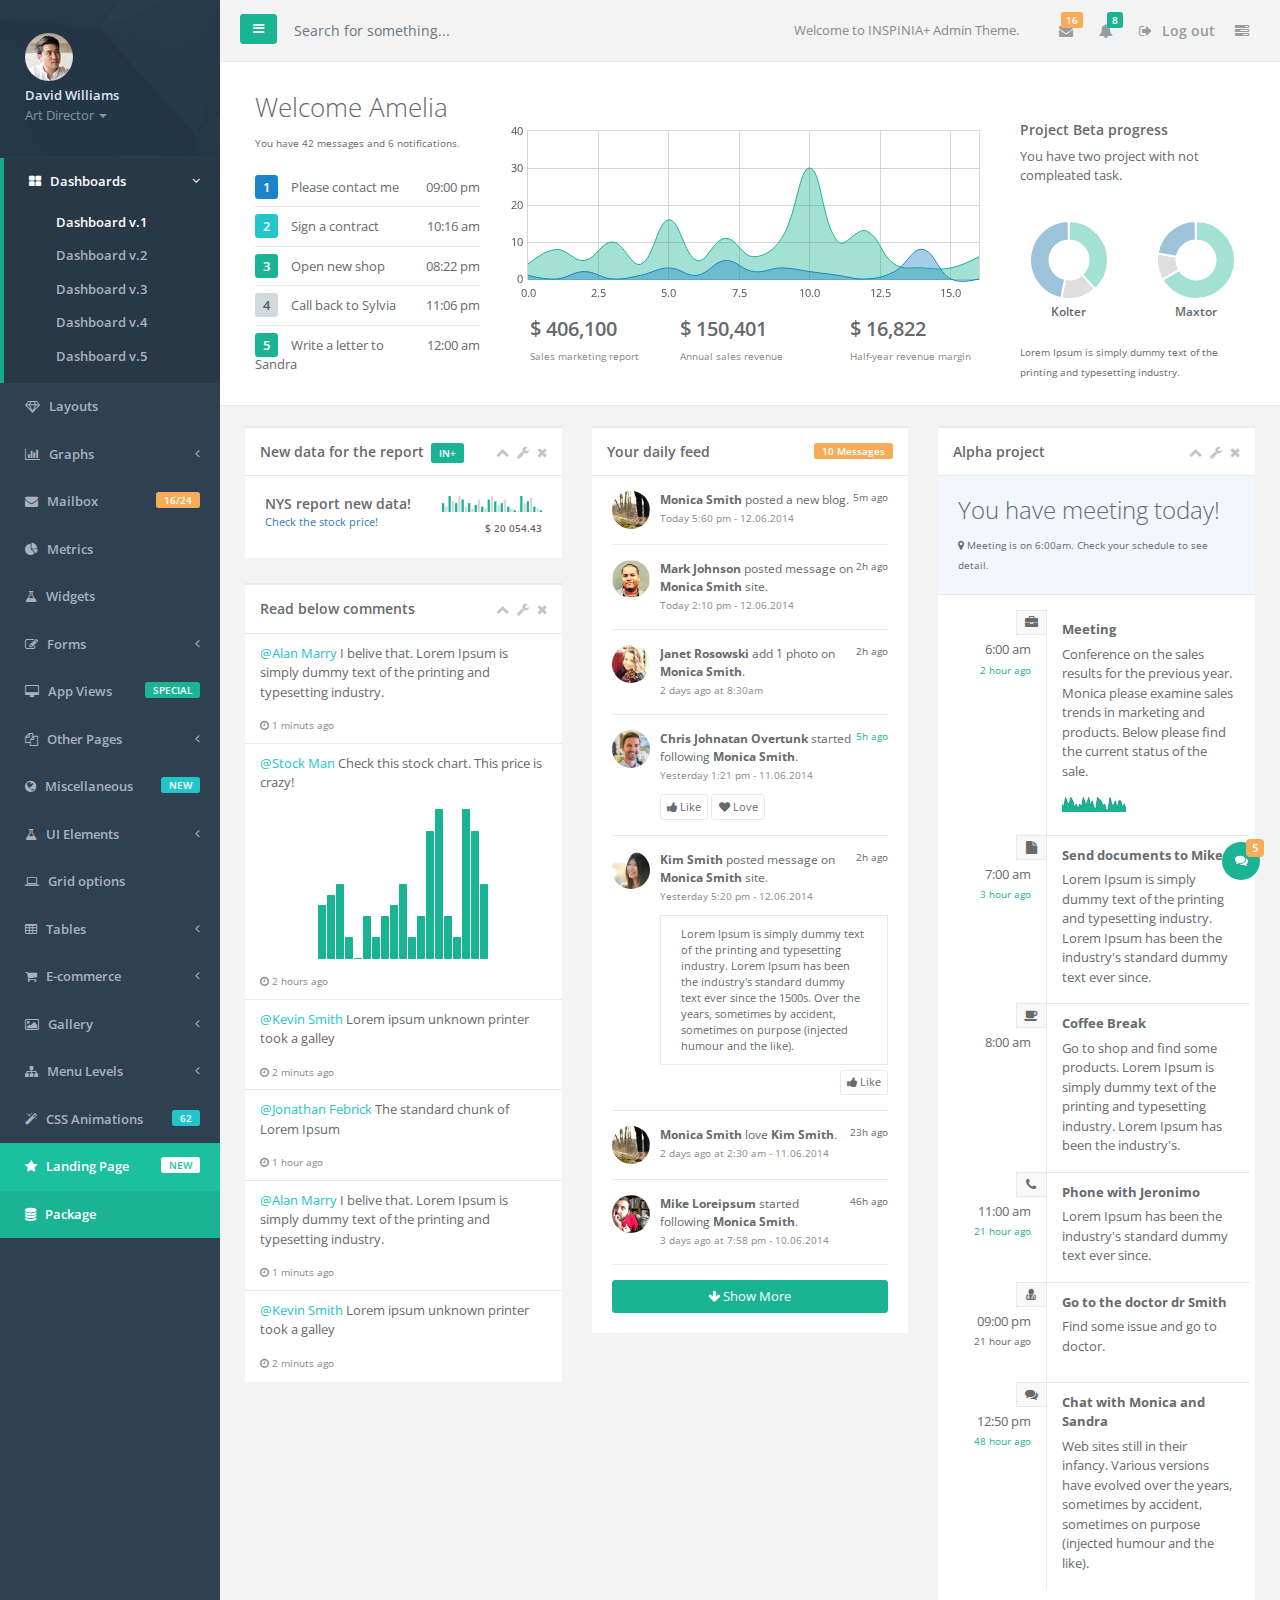
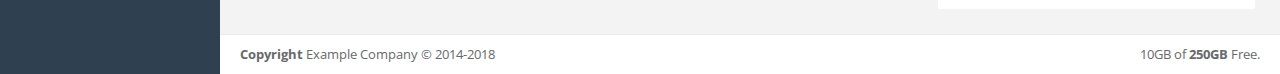
<file: WebApplicationBlog/wwwroot/admin/index.html>
<!--
*
*  INSPINIA - Responsive Admin Theme
*  version 2.8
*
-->

<!DOCTYPE html>
<html>

<head>

    <meta charset="utf-8">
    <meta name="viewport" content="width=device-width, initial-scale=1.0">
    <meta http-equiv="X-UA-Compatible" content="IE=edge">

    <title>INSPINIA | Dashboard</title>

    <link href="css/bootstrap.min.css" rel="stylesheet">
    <link href="font-awesome/css/font-awesome.css" rel="stylesheet">

    <!-- Toastr style -->
    <link href="css/plugins/toastr/toastr.min.css" rel="stylesheet">

    <!-- Gritter -->
    <link href="js/plugins/gritter/jquery.gritter.css" rel="stylesheet">

    <link href="css/animate.css" rel="stylesheet">
    <link href="css/style.css" rel="stylesheet">

</head>

<body>
    <div id="wrapper">
        <nav class="navbar-default navbar-static-side" role="navigation">
            <div class="sidebar-collapse">
                <ul class="nav metismenu" id="side-menu">
                    <li class="nav-header">
                        <div class="dropdown profile-element">
                            <img alt="image" class="rounded-circle" src="img/profile_small.jpg"/>
                            <a data-toggle="dropdown" class="dropdown-toggle" href="#">
                                <span class="block m-t-xs font-bold">David Williams</span>
                                <span class="text-muted text-xs block">Art Director <b class="caret"></b></span>
                            </a>
                            <ul class="dropdown-menu animated fadeInRight m-t-xs">
                                <li><a class="dropdown-item" href="profile.html">Profile</a></li>
                                <li><a class="dropdown-item" href="contacts.html">Contacts</a></li>
                                <li><a class="dropdown-item" href="mailbox.html">Mailbox</a></li>
                                <li class="dropdown-divider"></li>
                                <li><a class="dropdown-item" href="login.html">Logout</a></li>
                            </ul>
                        </div>
                        <div class="logo-element">
                            IN+
                        </div>
                    </li>
                    <li class="active">
                        <a href="index.html"><i class="fa fa-th-large"></i> <span class="nav-label">Dashboards</span> <span class="fa arrow"></span></a>
                        <ul class="nav nav-second-level">
                            <li class="active"><a href="index.html">Dashboard v.1</a></li>
                            <li><a href="dashboard_2.html">Dashboard v.2</a></li>
                            <li><a href="dashboard_3.html">Dashboard v.3</a></li>
                            <li><a href="dashboard_4_1.html">Dashboard v.4</a></li>
                            <li><a href="dashboard_5.html">Dashboard v.5 </a></li>
                        </ul>
                    </li>
                    <li>
                        <a href="layouts.html"><i class="fa fa-diamond"></i> <span class="nav-label">Layouts</span></a>
                    </li>
                    <li>
                        <a href="#"><i class="fa fa-bar-chart-o"></i> <span class="nav-label">Graphs</span><span class="fa arrow"></span></a>
                        <ul class="nav nav-second-level collapse">
                            <li><a href="graph_flot.html">Flot Charts</a></li>
                            <li><a href="graph_morris.html">Morris.js Charts</a></li>
                            <li><a href="graph_rickshaw.html">Rickshaw Charts</a></li>
                            <li><a href="graph_chartjs.html">Chart.js</a></li>
                            <li><a href="graph_chartist.html">Chartist</a></li>
                            <li><a href="c3.html">c3 charts</a></li>
                            <li><a href="graph_peity.html">Peity Charts</a></li>
                            <li><a href="graph_sparkline.html">Sparkline Charts</a></li>
                        </ul>
                    </li>
                    <li>
                        <a href="mailbox.html"><i class="fa fa-envelope"></i> <span class="nav-label">Mailbox </span><span class="label label-warning float-right">16/24</span></a>
                        <ul class="nav nav-second-level collapse">
                            <li><a href="mailbox.html">Inbox</a></li>
                            <li><a href="mail_detail.html">Email view</a></li>
                            <li><a href="mail_compose.html">Compose email</a></li>
                            <li><a href="email_template.html">Email templates</a></li>
                        </ul>
                    </li>
                    <li>
                        <a href="metrics.html"><i class="fa fa-pie-chart"></i> <span class="nav-label">Metrics</span>  </a>
                    </li>
                    <li>
                        <a href="widgets.html"><i class="fa fa-flask"></i> <span class="nav-label">Widgets</span></a>
                    </li>
                    <li>
                        <a href="#"><i class="fa fa-edit"></i> <span class="nav-label">Forms</span><span class="fa arrow"></span></a>
                        <ul class="nav nav-second-level collapse">
                            <li><a href="form_basic.html">Basic form</a></li>
                            <li><a href="form_advanced.html">Advanced Plugins</a></li>
                            <li><a href="form_wizard.html">Wizard</a></li>
                            <li><a href="form_file_upload.html">File Upload</a></li>
                            <li><a href="form_editors.html">Text Editor</a></li>
                            <li><a href="form_autocomplete.html">Autocomplete</a></li>
                            <li><a href="form_markdown.html">Markdown</a></li>
                        </ul>
                    </li>
                    <li>
                        <a href="#"><i class="fa fa-desktop"></i> <span class="nav-label">App Views</span>  <span class="float-right label label-primary">SPECIAL</span></a>
                        <ul class="nav nav-second-level collapse">
                            <li><a href="contacts.html">Contacts</a></li>
                            <li><a href="profile.html">Profile</a></li>
                            <li><a href="profile_2.html">Profile v.2</a></li>
                            <li><a href="contacts_2.html">Contacts v.2</a></li>
                            <li><a href="projects.html">Projects</a></li>
                            <li><a href="project_detail.html">Project detail</a></li>
                            <li><a href="activity_stream.html">Activity stream</a></li>
                            <li><a href="teams_board.html">Teams board</a></li>
                            <li><a href="social_feed.html">Social feed</a></li>
                            <li><a href="clients.html">Clients</a></li>
                            <li><a href="full_height.html">Outlook view</a></li>
                            <li><a href="vote_list.html">Vote list</a></li>
                            <li><a href="file_manager.html">File manager</a></li>
                            <li><a href="calendar.html">Calendar</a></li>
                            <li><a href="issue_tracker.html">Issue tracker</a></li>
                            <li><a href="blog.html">Blog</a></li>
                            <li><a href="article.html">Article</a></li>
                            <li><a href="faq.html">FAQ</a></li>
                            <li><a href="timeline.html">Timeline</a></li>
                            <li><a href="pin_board.html">Pin board</a></li>
                        </ul>
                    </li>
                    <li>
                        <a href="#"><i class="fa fa-files-o"></i> <span class="nav-label">Other Pages</span><span class="fa arrow"></span></a>
                        <ul class="nav nav-second-level collapse">
                            <li><a href="search_results.html">Search results</a></li>
                            <li><a href="lockscreen.html">Lockscreen</a></li>
                            <li><a href="invoice.html">Invoice</a></li>
                            <li><a href="login.html">Login</a></li>
                            <li><a href="login_two_columns.html">Login v.2</a></li>
                            <li><a href="forgot_password.html">Forget password</a></li>
                            <li><a href="register.html">Register</a></li>
                            <li><a href="404.html">404 Page</a></li>
                            <li><a href="500.html">500 Page</a></li>
                            <li><a href="empty_page.html">Empty page</a></li>
                        </ul>
                    </li>
                    <li>
                        <a href="#"><i class="fa fa-globe"></i> <span class="nav-label">Miscellaneous</span><span class="label label-info float-right">NEW</span></a>
                        <ul class="nav nav-second-level collapse">
                            <li><a href="toastr_notifications.html">Notification</a></li>
                            <li><a href="nestable_list.html">Nestable list</a></li>
                            <li><a href="agile_board.html">Agile board</a></li>
                            <li><a href="timeline_2.html">Timeline v.2</a></li>
                            <li><a href="diff.html">Diff</a></li>
                            <li><a href="pdf_viewer.html">PDF viewer</a></li>
                            <li><a href="i18support.html">i18 support</a></li>
                            <li><a href="sweetalert.html">Sweet alert</a></li>
                            <li><a href="idle_timer.html">Idle timer</a></li>
                            <li><a href="truncate.html">Truncate</a></li>
                            <li><a href="password_meter.html">Password meter</a></li>
                            <li><a href="spinners.html">Spinners</a></li>
                            <li><a href="spinners_usage.html">Spinners usage</a></li>
                            <li><a href="tinycon.html">Live favicon</a></li>
                            <li><a href="google_maps.html">Google maps</a></li>
                            <li><a href="datamaps.html">Datamaps</a></li>
                            <li><a href="social_buttons.html">Social buttons</a></li>
                            <li><a href="code_editor.html">Code editor</a></li>
                            <li><a href="modal_window.html">Modal window</a></li>
                            <li><a href="clipboard.html">Clipboard</a></li>
                            <li><a href="text_spinners.html">Text spinners</a></li>
                            <li><a href="forum_main.html">Forum view</a></li>
                            <li><a href="validation.html">Validation</a></li>
                            <li><a href="tree_view.html">Tree view</a></li>
                            <li><a href="loading_buttons.html">Loading buttons</a></li>
                            <li><a href="chat_view.html">Chat view</a></li>
                            <li><a href="masonry.html">Masonry</a></li>
                            <li><a href="tour.html">Tour</a></li>
                        </ul>
                    </li>
                    <li>
                        <a href="#"><i class="fa fa-flask"></i> <span class="nav-label">UI Elements</span><span class="fa arrow"></span></a>
                        <ul class="nav nav-second-level collapse">
                            <li><a href="typography.html">Typography</a></li>
                            <li><a href="icons.html">Icons</a></li>
                            <li><a href="draggable_panels.html">Draggable Panels</a></li> <li><a href="resizeable_panels.html">Resizeable Panels</a></li>
                            <li><a href="buttons.html">Buttons</a></li>
                            <li><a href="video.html">Video</a></li>
                            <li><a href="tabs_panels.html">Panels</a></li>
                            <li><a href="tabs.html">Tabs</a></li>
                            <li><a href="notifications.html">Notifications & Tooltips</a></li>
                            <li><a href="helper_classes.html">Helper css classes</a></li>
                            <li><a href="badges_labels.html">Badges, Labels, Progress</a></li>
                        </ul>
                    </li>

                    <li>
                        <a href="grid_options.html"><i class="fa fa-laptop"></i> <span class="nav-label">Grid options</span></a>
                    </li>
                    <li>
                        <a href="#"><i class="fa fa-table"></i> <span class="nav-label">Tables</span><span class="fa arrow"></span></a>
                        <ul class="nav nav-second-level collapse">
                            <li><a href="table_basic.html">Static Tables</a></li>
                            <li><a href="table_data_tables.html">Data Tables</a></li>
                            <li><a href="table_foo_table.html">Foo Tables</a></li>
                            <li><a href="jq_grid.html">jqGrid</a></li>
                        </ul>
                    </li>
                    <li>
                        <a href="#"><i class="fa fa-shopping-cart"></i> <span class="nav-label">E-commerce</span><span class="fa arrow"></span></a>
                        <ul class="nav nav-second-level collapse">
                            <li><a href="ecommerce_products_grid.html">Products grid</a></li>
                            <li><a href="ecommerce_product_list.html">Products list</a></li>
                            <li><a href="ecommerce_product.html">Product edit</a></li>
                            <li><a href="ecommerce_product_detail.html">Product detail</a></li>
                            <li><a href="ecommerce-cart.html">Cart</a></li>
                            <li><a href="ecommerce-orders.html">Orders</a></li>
                            <li><a href="ecommerce_payments.html">Credit Card form</a></li>
                        </ul>
                    </li>
                    <li>
                        <a href="#"><i class="fa fa-picture-o"></i> <span class="nav-label">Gallery</span><span class="fa arrow"></span></a>
                        <ul class="nav nav-second-level collapse">
                            <li><a href="basic_gallery.html">Lightbox Gallery</a></li>
                            <li><a href="slick_carousel.html">Slick Carousel</a></li>
                            <li><a href="carousel.html">Bootstrap Carousel</a></li>

                        </ul>
                    </li>
                    <li>
                        <a href="#"><i class="fa fa-sitemap"></i> <span class="nav-label">Menu Levels </span><span class="fa arrow"></span></a>
                        <ul class="nav nav-second-level collapse">
                            <li>
                                <a href="#" id="damian">Third Level <span class="fa arrow"></span></a>
                                <ul class="nav nav-third-level">
                                    <li>
                                        <a href="#">Third Level Item</a>
                                    </li>
                                    <li>
                                        <a href="#">Third Level Item</a>
                                    </li>
                                    <li>
                                        <a href="#">Third Level Item</a>
                                    </li>

                                </ul>
                            </li>
                            <li><a href="#">Second Level Item</a></li>
                            <li>
                                <a href="#">Second Level Item</a></li>
                            <li>
                                <a href="#">Second Level Item</a></li>
                        </ul>
                    </li>
                    <li>
                        <a href="css_animation.html"><i class="fa fa-magic"></i> <span class="nav-label">CSS Animations </span><span class="label label-info float-right">62</span></a>
                    </li>
                    <li class="landing_link">
                        <a target="_blank" href="landing.html"><i class="fa fa-star"></i> <span class="nav-label">Landing Page</span> <span class="label label-warning float-right">NEW</span></a>
                    </li>
                    <li class="special_link">
                        <a href="package.html"><i class="fa fa-database"></i> <span class="nav-label">Package</span></a>
                    </li>
                </ul>

            </div>
        </nav>

        <div id="page-wrapper" class="gray-bg dashbard-1">
        <div class="row border-bottom">
        <nav class="navbar navbar-static-top" role="navigation" style="margin-bottom: 0">
        <div class="navbar-header">
            <a class="navbar-minimalize minimalize-styl-2 btn btn-primary " href="#"><i class="fa fa-bars"></i> </a>
            <form role="search" class="navbar-form-custom" action="search_results.html">
                <div class="form-group">
                    <input type="text" placeholder="Search for something..." class="form-control" name="top-search" id="top-search">
                </div>
            </form>
        </div>
            <ul class="nav navbar-top-links navbar-right">
                <li style="padding: 20px">
                    <span class="m-r-sm text-muted welcome-message">Welcome to INSPINIA+ Admin Theme.</span>
                </li>
                <li class="dropdown">
                    <a class="dropdown-toggle count-info" data-toggle="dropdown" href="#">
                        <i class="fa fa-envelope"></i>  <span class="label label-warning">16</span>
                    </a>
                    <ul class="dropdown-menu dropdown-messages dropdown-menu-right">
                        <li>
                            <div class="dropdown-messages-box">
                                <a class="dropdown-item float-left" href="profile.html">
                                    <img alt="image" class="rounded-circle" src="img/a7.jpg">
                                </a>
                                <div class="media-body">
                                    <small class="float-right">46h ago</small>
                                    <strong>Mike Loreipsum</strong> started following <strong>Monica Smith</strong>. <br>
                                    <small class="text-muted">3 days ago at 7:58 pm - 10.06.2014</small>
                                </div>
                            </div>
                        </li>
                        <li class="dropdown-divider"></li>
                        <li>
                            <div class="dropdown-messages-box">
                                <a class="dropdown-item float-left" href="profile.html">
                                    <img alt="image" class="rounded-circle" src="img/a4.jpg">
                                </a>
                                <div class="media-body ">
                                    <small class="float-right text-navy">5h ago</small>
                                    <strong>Chris Johnatan Overtunk</strong> started following <strong>Monica Smith</strong>. <br>
                                    <small class="text-muted">Yesterday 1:21 pm - 11.06.2014</small>
                                </div>
                            </div>
                        </li>
                        <li class="dropdown-divider"></li>
                        <li>
                            <div class="dropdown-messages-box">
                                <a class="dropdown-item float-left" href="profile.html">
                                    <img alt="image" class="rounded-circle" src="img/profile.jpg">
                                </a>
                                <div class="media-body ">
                                    <small class="float-right">23h ago</small>
                                    <strong>Monica Smith</strong> love <strong>Kim Smith</strong>. <br>
                                    <small class="text-muted">2 days ago at 2:30 am - 11.06.2014</small>
                                </div>
                            </div>
                        </li>
                        <li class="dropdown-divider"></li>
                        <li>
                            <div class="text-center link-block">
                                <a href="mailbox.html" class="dropdown-item">
                                    <i class="fa fa-envelope"></i> <strong>Read All Messages</strong>
                                </a>
                            </div>
                        </li>
                    </ul>
                </li>
                <li class="dropdown">
                    <a class="dropdown-toggle count-info" data-toggle="dropdown" href="#">
                        <i class="fa fa-bell"></i>  <span class="label label-primary">8</span>
                    </a>
                    <ul class="dropdown-menu dropdown-alerts">
                        <li>
                            <a href="mailbox.html" class="dropdown-item">
                                <div>
                                    <i class="fa fa-envelope fa-fw"></i> You have 16 messages
                                    <span class="float-right text-muted small">4 minutes ago</span>
                                </div>
                            </a>
                        </li>
                        <li class="dropdown-divider"></li>
                        <li>
                            <a href="profile.html" class="dropdown-item">
                                <div>
                                    <i class="fa fa-twitter fa-fw"></i> 3 New Followers
                                    <span class="float-right text-muted small">12 minutes ago</span>
                                </div>
                            </a>
                        </li>
                        <li class="dropdown-divider"></li>
                        <li>
                            <a href="grid_options.html" class="dropdown-item">
                                <div>
                                    <i class="fa fa-upload fa-fw"></i> Server Rebooted
                                    <span class="float-right text-muted small">4 minutes ago</span>
                                </div>
                            </a>
                        </li>
                        <li class="dropdown-divider"></li>
                        <li>
                            <div class="text-center link-block">
                                <a href="notifications.html" class="dropdown-item">
                                    <strong>See All Alerts</strong>
                                    <i class="fa fa-angle-right"></i>
                                </a>
                            </div>
                        </li>
                    </ul>
                </li>


                <li>
                    <a href="login.html">
                        <i class="fa fa-sign-out"></i> Log out
                    </a>
                </li>
                <li>
                    <a class="right-sidebar-toggle">
                        <i class="fa fa-tasks"></i>
                    </a>
                </li>
            </ul>

        </nav>
        </div>
                <div class="row  border-bottom white-bg dashboard-header">

                    <div class="col-md-3">
                        <h2>Welcome Amelia</h2>
                        <small>You have 42 messages and 6 notifications.</small>
                        <ul class="list-group clear-list m-t">
                            <li class="list-group-item fist-item">
                                <span class="float-right">
                                    09:00 pm
                                </span>
                                <span class="label label-success">1</span> Please contact me
                            </li>
                            <li class="list-group-item">
                                <span class="float-right">
                                    10:16 am
                                </span>
                                <span class="label label-info">2</span> Sign a contract
                            </li>
                            <li class="list-group-item">
                                <span class="float-right">
                                    08:22 pm
                                </span>
                                <span class="label label-primary">3</span> Open new shop
                            </li>
                            <li class="list-group-item">
                                <span class="float-right">
                                    11:06 pm
                                </span>
                                <span class="label label-default">4</span> Call back to Sylvia
                            </li>
                            <li class="list-group-item">
                                <span class="float-right">
                                    12:00 am
                                </span>
                                <span class="label label-primary">5</span> Write a letter to Sandra
                            </li>
                        </ul>
                    </div>
                    <div class="col-md-6">
                        <div class="flot-chart dashboard-chart">
                            <div class="flot-chart-content" id="flot-dashboard-chart"></div>
                        </div>
                        <div class="row text-left">
                            <div class="col">
                                <div class=" m-l-md">
                                <span class="h5 font-bold m-t block">$ 406,100</span>
                                <small class="text-muted m-b block">Sales marketing report</small>
                                </div>
                            </div>
                            <div class="col">
                                <span class="h5 font-bold m-t block">$ 150,401</span>
                                <small class="text-muted m-b block">Annual sales revenue</small>
                            </div>
                            <div class="col">
                                <span class="h5 font-bold m-t block">$ 16,822</span>
                                <small class="text-muted m-b block">Half-year revenue margin</small>
                            </div>

                        </div>
                    </div>
                    <div class="col-md-3">
                        <div class="statistic-box">
                        <h4>
                            Project Beta progress
                        </h4>
                        <p>
                            You have two project with not compleated task.
                        </p>
                            <div class="row text-center">
                                <div class="col-lg-6">
                                    <canvas id="doughnutChart2" width="80" height="80" style="margin: 18px auto 0"></canvas>
                                    <h5 >Kolter</h5>
                                </div>
                                <div class="col-lg-6">
                                    <canvas id="doughnutChart" width="80" height="80" style="margin: 18px auto 0"></canvas>
                                    <h5 >Maxtor</h5>
                                </div>
                            </div>
                            <div class="m-t">
                                <small>Lorem Ipsum is simply dummy text of the printing and typesetting industry.</small>
                            </div>

                        </div>
                    </div>

            </div>
        <div class="row">
            <div class="col-lg-12">
                <div class="wrapper wrapper-content">
                        <div class="row">
                        <div class="col-lg-4">
                            <div class="ibox ">
                                <div class="ibox-title">
                                    <h5>New data for the report</h5> <span class="label label-primary">IN+</span>
                                    <div class="ibox-tools">
                                        <a class="collapse-link" href="">
                                            <i class="fa fa-chevron-up"></i>
                                        </a>
                                        <a class="dropdown-toggle" data-toggle="dropdown" href="#">
                                            <i class="fa fa-wrench"></i>
                                        </a>
                                        <ul class="dropdown-menu dropdown-user">
                                            <li><a href="#" class="dropdown-item">Config option 1</a>
                                            </li>
                                            <li><a href="#" class="dropdown-item">Config option 2</a>
                                            </li>
                                        </ul>
                                        <a class="close-link" href="">
                                            <i class="fa fa-times"></i>
                                        </a>
                                    </div>
                                </div>
                                <div class="ibox-content">
                                    <div>

                                        <div class="float-right text-right">

                                            <span class="bar_dashboard">5,3,9,6,5,9,7,3,5,2,4,7,3,2,7,9,6,4,5,7,3,2,1,0,9,5,6,8,3,2,1</span>
                                            <br/>
                                            <small class="font-bold">$ 20 054.43</small>
                                        </div>
                                        <h4>NYS report new data!
                                            <br/>
                                            <small class="m-r"><a href="graph_flot.html"> Check the stock price! </a> </small>
                                        </h4>
                                        </div>
                                    </div>
                                </div>
                            <div class="ibox ">
                                <div class="ibox-title">
                                    <h5>Read below comments</h5>
                                    <div class="ibox-tools">
                                        <a class="collapse-link" href="">
                                            <i class="fa fa-chevron-up"></i>
                                        </a>
                                        <a class="dropdown-toggle" data-toggle="dropdown" href="#">
                                            <i class="fa fa-wrench"></i>
                                        </a>
                                        <ul class="dropdown-menu dropdown-user">
                                            <li><a href="#" class="dropdown-item">Config option 1</a>
                                            </li>
                                            <li><a href="#" class="dropdown-item">Config option 2</a>
                                            </li>
                                        </ul>
                                        <a class="close-link" href="">
                                            <i class="fa fa-times"></i>
                                        </a>
                                    </div>
                                </div>
                                <div class="ibox-content no-padding">
                                    <ul class="list-group">
                                        <li class="list-group-item">
                                            <p><a class="text-info" href="#">@Alan Marry</a> I belive that. Lorem Ipsum is simply dummy text of the printing and typesetting industry.</p>
                                            <small class="block text-muted"><i class="fa fa-clock-o"></i> 1 minuts ago</small>
                                        </li>
                                        <li class="list-group-item">
                                            <p><a class="text-info" href="#">@Stock Man</a> Check this stock chart. This price is crazy! </p>
                                            <div class="text-center m">
                                                <span id="sparkline8"></span>
                                            </div>
                                            <small class="block text-muted"><i class="fa fa-clock-o"></i> 2 hours ago</small>
                                        </li>
                                        <li class="list-group-item">
                                            <p><a class="text-info" href="#">@Kevin Smith</a> Lorem ipsum unknown printer took a galley </p>
                                            <small class="block text-muted"><i class="fa fa-clock-o"></i> 2 minuts ago</small>
                                        </li>
                                        <li class="list-group-item ">
                                            <p><a class="text-info" href="#">@Jonathan Febrick</a> The standard chunk of Lorem Ipsum</p>
                                            <small class="block text-muted"><i class="fa fa-clock-o"></i> 1 hour ago</small>
                                        </li>
                                        <li class="list-group-item">
                                            <p><a class="text-info" href="#">@Alan Marry</a> I belive that. Lorem Ipsum is simply dummy text of the printing and typesetting industry.</p>
                                            <small class="block text-muted"><i class="fa fa-clock-o"></i> 1 minuts ago</small>
                                        </li>
                                        <li class="list-group-item">
                                            <p><a class="text-info" href="#">@Kevin Smith</a> Lorem ipsum unknown printer took a galley </p>
                                            <small class="block text-muted"><i class="fa fa-clock-o"></i> 2 minuts ago</small>
                                        </li>
                                    </ul>
                                </div>
                            </div>
                        </div>
                            <div class="col-lg-4">
                                <div class="ibox ">
                                    <div class="ibox-title">
                                        <h5>Your daily feed</h5>
                                        <div class="ibox-tools">
                                            <span class="label label-warning-light float-right">10 Messages</span>
                                           </div>
                                    </div>
                                    <div class="ibox-content">

                                        <div>
                                            <div class="feed-activity-list">

                                                <div class="feed-element">
                                                    <a class="float-left" href="profile.html">
                                                        <img alt="image" class="rounded-circle" src="img/profile.jpg">
                                                    </a>
                                                    <div class="media-body ">
                                                        <small class="float-right">5m ago</small>
                                                        <strong>Monica Smith</strong> posted a new blog. <br>
                                                        <small class="text-muted">Today 5:60 pm - 12.06.2014</small>

                                                    </div>
                                                </div>

                                                <div class="feed-element">
                                                    <a class="float-left" href="profile.html">
                                                        <img alt="image" class="rounded-circle" src="img/a2.jpg">
                                                    </a>
                                                    <div class="media-body ">
                                                        <small class="float-right">2h ago</small>
                                                        <strong>Mark Johnson</strong> posted message on <strong>Monica Smith</strong> site. <br>
                                                        <small class="text-muted">Today 2:10 pm - 12.06.2014</small>
                                                    </div>
                                                </div>
                                                <div class="feed-element">
                                                    <a class="float-left" href="profile.html">
                                                        <img alt="image" class="rounded-circle" src="img/a3.jpg">
                                                    </a>
                                                    <div class="media-body ">
                                                        <small class="float-right">2h ago</small>
                                                        <strong>Janet Rosowski</strong> add 1 photo on <strong>Monica Smith</strong>. <br>
                                                        <small class="text-muted">2 days ago at 8:30am</small>
                                                    </div>
                                                </div>
                                                <div class="feed-element">
                                                    <a class="float-left" href="profile.html">
                                                        <img alt="image" class="rounded-circle" src="img/a4.jpg">
                                                    </a>
                                                    <div class="media-body ">
                                                        <small class="float-right text-navy">5h ago</small>
                                                        <strong>Chris Johnatan Overtunk</strong> started following <strong>Monica Smith</strong>. <br>
                                                        <small class="text-muted">Yesterday 1:21 pm - 11.06.2014</small>
                                                        <div class="actions">
                                                            <a href=""  class="btn btn-xs btn-white"><i class="fa fa-thumbs-up"></i> Like </a>
                                                            <a href=""  class="btn btn-xs btn-white"><i class="fa fa-heart"></i> Love</a>
                                                        </div>
                                                    </div>
                                                </div>
                                                <div class="feed-element">
                                                    <a class="float-left" href="profile.html">
                                                        <img alt="image" class="rounded-circle" src="img/a5.jpg">
                                                    </a>
                                                    <div class="media-body ">
                                                        <small class="float-right">2h ago</small>
                                                        <strong>Kim Smith</strong> posted message on <strong>Monica Smith</strong> site. <br>
                                                        <small class="text-muted">Yesterday 5:20 pm - 12.06.2014</small>
                                                        <div class="well">
                                                            Lorem Ipsum is simply dummy text of the printing and typesetting industry. Lorem Ipsum has been the industry's standard dummy text ever since the 1500s.
                                                            Over the years, sometimes by accident, sometimes on purpose (injected humour and the like).
                                                        </div>
                                                        <div class="float-right">
                                                            <a href=""  class="btn btn-xs btn-white"><i class="fa fa-thumbs-up"></i> Like </a>
                                                        </div>
                                                    </div>
                                                </div>
                                                <div class="feed-element">
                                                    <a class="float-left" href="profile.html">
                                                        <img alt="image" class="rounded-circle" src="img/profile.jpg">
                                                    </a>
                                                    <div class="media-body ">
                                                        <small class="float-right">23h ago</small>
                                                        <strong>Monica Smith</strong> love <strong>Kim Smith</strong>. <br>
                                                        <small class="text-muted">2 days ago at 2:30 am - 11.06.2014</small>
                                                    </div>
                                                </div>
                                                <div class="feed-element">
                                                    <a class="float-left" href="profile.html">
                                                        <img alt="image" class="rounded-circle" src="img/a7.jpg">
                                                    </a>
                                                    <div class="media-body ">
                                                        <small class="float-right">46h ago</small>
                                                        <strong>Mike Loreipsum</strong> started following <strong>Monica Smith</strong>. <br>
                                                        <small class="text-muted">3 days ago at 7:58 pm - 10.06.2014</small>
                                                    </div>
                                                </div>
                                            </div>

                                            <button class="btn btn-primary btn-block m-t"><i class="fa fa-arrow-down"></i> Show More</button>

                                        </div>

                                    </div>
                                </div>

                            </div>
                        <div class="col-lg-4">
                            <div class="ibox ">
                                <div class="ibox-title">
                                    <h5>Alpha project</h5>
                                    <div class="ibox-tools">
                                        <a class="collapse-link" href="">
                                            <i class="fa fa-chevron-up"></i>
                                        </a>
                                        <a class="dropdown-toggle" data-toggle="dropdown" href="#">
                                            <i class="fa fa-wrench"></i>
                                        </a>
                                        <ul class="dropdown-menu dropdown-user">
                                            <li><a href="#" class="dropdown-item">Config option 1</a>
                                            </li>
                                            <li><a href="#" class="dropdown-item">Config option 2</a>
                                            </li>
                                        </ul>
                                        <a class="close-link" href="">
                                            <i class="fa fa-times"></i>
                                        </a>
                                    </div>
                                </div>
                                <div class="ibox-content ibox-heading">
                                    <h3>You have meeting today!</h3>
                                    <small><i class="fa fa-map-marker"></i> Meeting is on 6:00am. Check your schedule to see detail.</small>
                                </div>
                                <div class="ibox-content inspinia-timeline">

                                    <div class="timeline-item">
                                        <div class="row">
                                            <div class="col-4 date">
                                                <i class="fa fa-briefcase"></i>
                                                6:00 am
                                                <br/>
                                                <small class="text-navy">2 hour ago</small>
                                            </div>
                                            <div class="col content no-top-border">
                                                <p class="m-b-xs"><strong>Meeting</strong></p>

                                                <p>Conference on the sales results for the previous year. Monica please examine sales trends in marketing and products. Below please find the current status of the
                                                    sale.</p>

                                                <p><span data-diameter="40" class="updating-chart">5,3,9,6,5,9,7,3,5,2,5,3,9,6,5,9,4,7,3,2,9,8,7,4,5,1,2,9,5,4,7,2,7,7,3,5,2</span></p>
                                            </div>
                                        </div>
                                    </div>
                                    <div class="timeline-item">
                                        <div class="row">
                                            <div class="col-4 date">
                                                <i class="fa fa-file"></i>
                                                7:00 am
                                                <br/>
                                                <small class="text-navy">3 hour ago</small>
                                            </div>
                                            <div class="col content">
                                                <p class="m-b-xs"><strong>Send documents to Mike</strong></p>
                                                <p>Lorem Ipsum is simply dummy text of the printing and typesetting industry. Lorem Ipsum has been the industry's standard dummy text ever since.</p>
                                            </div>
                                        </div>
                                    </div>
                                    <div class="timeline-item">
                                        <div class="row">
                                            <div class="col-4 date">
                                                <i class="fa fa-coffee"></i>
                                                8:00 am
                                                <br/>
                                            </div>
                                            <div class="col content">
                                                <p class="m-b-xs"><strong>Coffee Break</strong></p>
                                                <p>
                                                    Go to shop and find some products.
                                                    Lorem Ipsum is simply dummy text of the printing and typesetting industry. Lorem Ipsum has been the industry's.
                                                </p>
                                            </div>
                                        </div>
                                    </div>
                                    <div class="timeline-item">
                                        <div class="row">
                                            <div class="col-4 date">
                                                <i class="fa fa-phone"></i>
                                                11:00 am
                                                <br/>
                                                <small class="text-navy">21 hour ago</small>
                                            </div>
                                            <div class="col content">
                                                <p class="m-b-xs"><strong>Phone with Jeronimo</strong></p>
                                                <p>
                                                    Lorem Ipsum has been the industry's standard dummy text ever since.
                                                </p>
                                            </div>
                                        </div>
                                    </div>
                                    <div class="timeline-item">
                                        <div class="row">
                                            <div class="col-4 date">
                                                <i class="fa fa-user-md"></i>
                                                09:00 pm
                                                <br/>
                                                <small>21 hour ago</small>
                                            </div>
                                            <div class="col content">
                                                <p class="m-b-xs"><strong>Go to the doctor dr Smith</strong></p>
                                                <p>
                                                    Find some issue and go to doctor.
                                                </p>
                                            </div>
                                        </div>
                                    </div>
                                    <div class="timeline-item">
                                        <div class="row">
                                            <div class="col-4 date">
                                                <i class="fa fa-comments"></i>
                                                12:50 pm
                                                <br/>
                                                <small class="text-navy">48 hour ago</small>
                                            </div>
                                            <div class="col content">
                                                <p class="m-b-xs"><strong>Chat with Monica and Sandra</strong></p>
                                                <p>
                                                    Web sites still in their infancy. Various versions have evolved over the years, sometimes by accident, sometimes on purpose (injected humour and the like).
                                                </p>
                                            </div>
                                        </div>
                                    </div>

                                </div>
                            </div>
                        </div>

                        </div>
                </div>

            </div>
        </div>
            <div class="footer">
                <div class="float-right">
                    10GB of <strong>250GB</strong> Free.
                </div>
                <div>
                    <strong>Copyright</strong> Example Company &copy; 2014-2018
                </div>
            </div>
        </div>
        <div class="small-chat-box fadeInRight animated">

            <div class="heading" draggable="true">
                <small class="chat-date float-right">
                    02.19.2015
                </small>
                Small chat
            </div>

            <div class="content">

                <div class="left">
                    <div class="author-name">
                        Monica Jackson <small class="chat-date">
                        10:02 am
                    </small>
                    </div>
                    <div class="chat-message active">
                        Lorem Ipsum is simply dummy text input.
                    </div>

                </div>
                <div class="right">
                    <div class="author-name">
                        Mick Smith
                        <small class="chat-date">
                            11:24 am
                        </small>
                    </div>
                    <div class="chat-message">
                        Lorem Ipsum is simpl.
                    </div>
                </div>
                <div class="left">
                    <div class="author-name">
                        Alice Novak
                        <small class="chat-date">
                            08:45 pm
                        </small>
                    </div>
                    <div class="chat-message active">
                        Check this stock char.
                    </div>
                </div>
                <div class="right">
                    <div class="author-name">
                        Anna Lamson
                        <small class="chat-date">
                            11:24 am
                        </small>
                    </div>
                    <div class="chat-message">
                        The standard chunk of Lorem Ipsum
                    </div>
                </div>
                <div class="left">
                    <div class="author-name">
                        Mick Lane
                        <small class="chat-date">
                            08:45 pm
                        </small>
                    </div>
                    <div class="chat-message active">
                        I belive that. Lorem Ipsum is simply dummy text.
                    </div>
                </div>


            </div>
            <div class="form-chat">
                <div class="input-group input-group-sm">
                    <input type="text" class="form-control">
                    <span class="input-group-btn"> <button
                        class="btn btn-primary" type="button">Send
                </button> </span></div>
            </div>

        </div>
        <div id="small-chat">

            <span class="badge badge-warning float-right">5</span>
            <a class="open-small-chat" href="">
                <i class="fa fa-comments"></i>

            </a>
        </div>
        <div id="right-sidebar" class="animated">
            <div class="sidebar-container">

                <ul class="nav nav-tabs navs-3">
                    <li>
                        <a class="nav-link active" data-toggle="tab" href="#tab-1"> Notes </a>
                    </li>
                    <li>
                        <a class="nav-link" data-toggle="tab" href="#tab-2"> Projects </a>
                    </li>
                    <li>
                        <a class="nav-link" data-toggle="tab" href="#tab-3"> <i class="fa fa-gear"></i> </a>
                    </li>
                </ul>

                <div class="tab-content">


                    <div id="tab-1" class="tab-pane active">

                        <div class="sidebar-title">
                            <h3> <i class="fa fa-comments-o"></i> Latest Notes</h3>
                            <small><i class="fa fa-tim"></i> You have 10 new message.</small>
                        </div>

                        <div>

                            <div class="sidebar-message">
                                <a href="#">
                                    <div class="float-left text-center">
                                        <img alt="image" class="rounded-circle message-avatar" src="img/a1.jpg">

                                        <div class="m-t-xs">
                                            <i class="fa fa-star text-warning"></i>
                                            <i class="fa fa-star text-warning"></i>
                                        </div>
                                    </div>
                                    <div class="media-body">

                                        There are many variations of passages of Lorem Ipsum available.
                                        <br>
                                        <small class="text-muted">Today 4:21 pm</small>
                                    </div>
                                </a>
                            </div>
                            <div class="sidebar-message">
                                <a href="#">
                                    <div class="float-left text-center">
                                        <img alt="image" class="rounded-circle message-avatar" src="img/a2.jpg">
                                    </div>
                                    <div class="media-body">
                                        The point of using Lorem Ipsum is that it has a more-or-less normal.
                                        <br>
                                        <small class="text-muted">Yesterday 2:45 pm</small>
                                    </div>
                                </a>
                            </div>
                            <div class="sidebar-message">
                                <a href="#">
                                    <div class="float-left text-center">
                                        <img alt="image" class="rounded-circle message-avatar" src="img/a3.jpg">

                                        <div class="m-t-xs">
                                            <i class="fa fa-star text-warning"></i>
                                            <i class="fa fa-star text-warning"></i>
                                            <i class="fa fa-star text-warning"></i>
                                        </div>
                                    </div>
                                    <div class="media-body">
                                        Mevolved over the years, sometimes by accident, sometimes on purpose (injected humour and the like).
                                        <br>
                                        <small class="text-muted">Yesterday 1:10 pm</small>
                                    </div>
                                </a>
                            </div>
                            <div class="sidebar-message">
                                <a href="#">
                                    <div class="float-left text-center">
                                        <img alt="image" class="rounded-circle message-avatar" src="img/a4.jpg">
                                    </div>

                                    <div class="media-body">
                                        Lorem Ipsum, you need to be sure there isn't anything embarrassing hidden in the
                                        <br>
                                        <small class="text-muted">Monday 8:37 pm</small>
                                    </div>
                                </a>
                            </div>
                            <div class="sidebar-message">
                                <a href="#">
                                    <div class="float-left text-center">
                                        <img alt="image" class="rounded-circle message-avatar" src="img/a8.jpg">
                                    </div>
                                    <div class="media-body">

                                        All the Lorem Ipsum generators on the Internet tend to repeat.
                                        <br>
                                        <small class="text-muted">Today 4:21 pm</small>
                                    </div>
                                </a>
                            </div>
                            <div class="sidebar-message">
                                <a href="#">
                                    <div class="float-left text-center">
                                        <img alt="image" class="rounded-circle message-avatar" src="img/a7.jpg">
                                    </div>
                                    <div class="media-body">
                                        Renaissance. The first line of Lorem Ipsum, "Lorem ipsum dolor sit amet..", comes from a line in section 1.10.32.
                                        <br>
                                        <small class="text-muted">Yesterday 2:45 pm</small>
                                    </div>
                                </a>
                            </div>
                            <div class="sidebar-message">
                                <a href="#">
                                    <div class="float-left text-center">
                                        <img alt="image" class="rounded-circle message-avatar" src="img/a3.jpg">

                                        <div class="m-t-xs">
                                            <i class="fa fa-star text-warning"></i>
                                            <i class="fa fa-star text-warning"></i>
                                            <i class="fa fa-star text-warning"></i>
                                        </div>
                                    </div>
                                    <div class="media-body">
                                        The standard chunk of Lorem Ipsum used since the 1500s is reproduced below.
                                        <br>
                                        <small class="text-muted">Yesterday 1:10 pm</small>
                                    </div>
                                </a>
                            </div>
                            <div class="sidebar-message">
                                <a href="#">
                                    <div class="float-left text-center">
                                        <img alt="image" class="rounded-circle message-avatar" src="img/a4.jpg">
                                    </div>
                                    <div class="media-body">
                                        Uncover many web sites still in their infancy. Various versions have.
                                        <br>
                                        <small class="text-muted">Monday 8:37 pm</small>
                                    </div>
                                </a>
                            </div>
                        </div>

                    </div>

                    <div id="tab-2" class="tab-pane">

                        <div class="sidebar-title">
                            <h3> <i class="fa fa-cube"></i> Latest projects</h3>
                            <small><i class="fa fa-tim"></i> You have 14 projects. 10 not completed.</small>
                        </div>

                        <ul class="sidebar-list">
                            <li>
                                <a href="#">
                                    <div class="small float-right m-t-xs">9 hours ago</div>
                                    <h4>Business valuation</h4>
                                    It is a long established fact that a reader will be distracted.

                                    <div class="small">Completion with: 22%</div>
                                    <div class="progress progress-mini">
                                        <div style="width: 22%;" class="progress-bar progress-bar-warning"></div>
                                    </div>
                                    <div class="small text-muted m-t-xs">Project end: 4:00 pm - 12.06.2014</div>
                                </a>
                            </li>
                            <li>
                                <a href="#">
                                    <div class="small float-right m-t-xs">9 hours ago</div>
                                    <h4>Contract with Company </h4>
                                    Many desktop publishing packages and web page editors.

                                    <div class="small">Completion with: 48%</div>
                                    <div class="progress progress-mini">
                                        <div style="width: 48%;" class="progress-bar"></div>
                                    </div>
                                </a>
                            </li>
                            <li>
                                <a href="#">
                                    <div class="small float-right m-t-xs">9 hours ago</div>
                                    <h4>Meeting</h4>
                                    By the readable content of a page when looking at its layout.

                                    <div class="small">Completion with: 14%</div>
                                    <div class="progress progress-mini">
                                        <div style="width: 14%;" class="progress-bar progress-bar-info"></div>
                                    </div>
                                </a>
                            </li>
                            <li>
                                <a href="#">
                                    <span class="label label-primary float-right">NEW</span>
                                    <h4>The generated</h4>
                                    There are many variations of passages of Lorem Ipsum available.
                                    <div class="small">Completion with: 22%</div>
                                    <div class="small text-muted m-t-xs">Project end: 4:00 pm - 12.06.2014</div>
                                </a>
                            </li>
                            <li>
                                <a href="#">
                                    <div class="small float-right m-t-xs">9 hours ago</div>
                                    <h4>Business valuation</h4>
                                    It is a long established fact that a reader will be distracted.

                                    <div class="small">Completion with: 22%</div>
                                    <div class="progress progress-mini">
                                        <div style="width: 22%;" class="progress-bar progress-bar-warning"></div>
                                    </div>
                                    <div class="small text-muted m-t-xs">Project end: 4:00 pm - 12.06.2014</div>
                                </a>
                            </li>
                            <li>
                                <a href="#">
                                    <div class="small float-right m-t-xs">9 hours ago</div>
                                    <h4>Contract with Company </h4>
                                    Many desktop publishing packages and web page editors.

                                    <div class="small">Completion with: 48%</div>
                                    <div class="progress progress-mini">
                                        <div style="width: 48%;" class="progress-bar"></div>
                                    </div>
                                </a>
                            </li>
                            <li>
                                <a href="#">
                                    <div class="small float-right m-t-xs">9 hours ago</div>
                                    <h4>Meeting</h4>
                                    By the readable content of a page when looking at its layout.

                                    <div class="small">Completion with: 14%</div>
                                    <div class="progress progress-mini">
                                        <div style="width: 14%;" class="progress-bar progress-bar-info"></div>
                                    </div>
                                </a>
                            </li>
                            <li>
                                <a href="#">
                                    <span class="label label-primary float-right">NEW</span>
                                    <h4>The generated</h4>
                                    <!--<div class="small float-right m-t-xs">9 hours ago</div>-->
                                    There are many variations of passages of Lorem Ipsum available.
                                    <div class="small">Completion with: 22%</div>
                                    <div class="small text-muted m-t-xs">Project end: 4:00 pm - 12.06.2014</div>
                                </a>
                            </li>

                        </ul>

                    </div>

                    <div id="tab-3" class="tab-pane">

                        <div class="sidebar-title">
                            <h3><i class="fa fa-gears"></i> Settings</h3>
                            <small><i class="fa fa-tim"></i> You have 14 projects. 10 not completed.</small>
                        </div>

                        <div class="setings-item">
                    <span>
                        Show notifications
                    </span>
                            <div class="switch">
                                <div class="onoffswitch">
                                    <input type="checkbox" name="collapsemenu" class="onoffswitch-checkbox" id="example">
                                    <label class="onoffswitch-label" for="example">
                                        <span class="onoffswitch-inner"></span>
                                        <span class="onoffswitch-switch"></span>
                                    </label>
                                </div>
                            </div>
                        </div>
                        <div class="setings-item">
                    <span>
                        Disable Chat
                    </span>
                            <div class="switch">
                                <div class="onoffswitch">
                                    <input type="checkbox" name="collapsemenu" checked class="onoffswitch-checkbox" id="example2">
                                    <label class="onoffswitch-label" for="example2">
                                        <span class="onoffswitch-inner"></span>
                                        <span class="onoffswitch-switch"></span>
                                    </label>
                                </div>
                            </div>
                        </div>
                        <div class="setings-item">
                    <span>
                        Enable history
                    </span>
                            <div class="switch">
                                <div class="onoffswitch">
                                    <input type="checkbox" name="collapsemenu" class="onoffswitch-checkbox" id="example3">
                                    <label class="onoffswitch-label" for="example3">
                                        <span class="onoffswitch-inner"></span>
                                        <span class="onoffswitch-switch"></span>
                                    </label>
                                </div>
                            </div>
                        </div>
                        <div class="setings-item">
                    <span>
                        Show charts
                    </span>
                            <div class="switch">
                                <div class="onoffswitch">
                                    <input type="checkbox" name="collapsemenu" class="onoffswitch-checkbox" id="example4">
                                    <label class="onoffswitch-label" for="example4">
                                        <span class="onoffswitch-inner"></span>
                                        <span class="onoffswitch-switch"></span>
                                    </label>
                                </div>
                            </div>
                        </div>
                        <div class="setings-item">
                    <span>
                        Offline users
                    </span>
                            <div class="switch">
                                <div class="onoffswitch">
                                    <input type="checkbox" checked name="collapsemenu" class="onoffswitch-checkbox" id="example5">
                                    <label class="onoffswitch-label" for="example5">
                                        <span class="onoffswitch-inner"></span>
                                        <span class="onoffswitch-switch"></span>
                                    </label>
                                </div>
                            </div>
                        </div>
                        <div class="setings-item">
                    <span>
                        Global search
                    </span>
                            <div class="switch">
                                <div class="onoffswitch">
                                    <input type="checkbox" checked name="collapsemenu" class="onoffswitch-checkbox" id="example6">
                                    <label class="onoffswitch-label" for="example6">
                                        <span class="onoffswitch-inner"></span>
                                        <span class="onoffswitch-switch"></span>
                                    </label>
                                </div>
                            </div>
                        </div>
                        <div class="setings-item">
                    <span>
                        Update everyday
                    </span>
                            <div class="switch">
                                <div class="onoffswitch">
                                    <input type="checkbox" name="collapsemenu" class="onoffswitch-checkbox" id="example7">
                                    <label class="onoffswitch-label" for="example7">
                                        <span class="onoffswitch-inner"></span>
                                        <span class="onoffswitch-switch"></span>
                                    </label>
                                </div>
                            </div>
                        </div>

                        <div class="sidebar-content">
                            <h4>Settings</h4>
                            <div class="small">
                                I belive that. Lorem Ipsum is simply dummy text of the printing and typesetting industry.
                                And typesetting industry. Lorem Ipsum has been the industry's standard dummy text ever since the 1500s.
                                Over the years, sometimes by accident, sometimes on purpose (injected humour and the like).
                            </div>
                        </div>

                    </div>
                </div>
            </div>
        </div>
    </div>

    <!-- Mainly scripts -->
    <script src="js/jquery-3.1.1.min.js"></script>
    <script src="js/popper.min.js"></script>
    <script src="js/bootstrap.js"></script>
    <script src="js/plugins/metisMenu/jquery.metisMenu.js"></script>
    <script src="js/plugins/slimscroll/jquery.slimscroll.min.js"></script>

    <!-- Flot -->
    <script src="js/plugins/flot/jquery.flot.js"></script>
    <script src="js/plugins/flot/jquery.flot.tooltip.min.js"></script>
    <script src="js/plugins/flot/jquery.flot.spline.js"></script>
    <script src="js/plugins/flot/jquery.flot.resize.js"></script>
    <script src="js/plugins/flot/jquery.flot.pie.js"></script>

    <!-- Peity -->
    <script src="js/plugins/peity/jquery.peity.min.js"></script>
    <script src="js/demo/peity-demo.js"></script>

    <!-- Custom and plugin javascript -->
    <script src="js/inspinia.js"></script>
    <script src="js/plugins/pace/pace.min.js"></script>

    <!-- jQuery UI -->
    <script src="js/plugins/jquery-ui/jquery-ui.min.js"></script>

    <!-- GITTER -->
    <script src="js/plugins/gritter/jquery.gritter.min.js"></script>

    <!-- Sparkline -->
    <script src="js/plugins/sparkline/jquery.sparkline.min.js"></script>

    <!-- Sparkline demo data  -->
    <script src="js/demo/sparkline-demo.js"></script>

    <!-- ChartJS-->
    <script src="js/plugins/chartJs/Chart.min.js"></script>

    <!-- Toastr -->
    <script src="js/plugins/toastr/toastr.min.js"></script>


    <script>
        $(document).ready(function() {
            setTimeout(function() {
                toastr.options = {
                    closeButton: true,
                    progressBar: true,
                    showMethod: 'slideDown',
                    timeOut: 4000
                };
                toastr.success('Responsive Admin Theme', 'Welcome to INSPINIA');

            }, 1300);


            var data1 = [
                [0,4],[1,8],[2,5],[3,10],[4,4],[5,16],[6,5],[7,11],[8,6],[9,11],[10,30],[11,10],[12,13],[13,4],[14,3],[15,3],[16,6]
            ];
            var data2 = [
                [0,1],[1,0],[2,2],[3,0],[4,1],[5,3],[6,1],[7,5],[8,2],[9,3],[10,2],[11,1],[12,0],[13,2],[14,8],[15,0],[16,0]
            ];
            $("#flot-dashboard-chart").length && $.plot($("#flot-dashboard-chart"), [
                data1, data2
            ],
                    {
                        series: {
                            lines: {
                                show: false,
                                fill: true
                            },
                            splines: {
                                show: true,
                                tension: 0.4,
                                lineWidth: 1,
                                fill: 0.4
                            },
                            points: {
                                radius: 0,
                                show: true
                            },
                            shadowSize: 2
                        },
                        grid: {
                            hoverable: true,
                            clickable: true,
                            tickColor: "#d5d5d5",
                            borderWidth: 1,
                            color: '#d5d5d5'
                        },
                        colors: ["#1ab394", "#1C84C6"],
                        xaxis:{
                        },
                        yaxis: {
                            ticks: 4
                        },
                        tooltip: false
                    }
            );

            var doughnutData = {
                labels: ["App","Software","Laptop" ],
                datasets: [{
                    data: [300,50,100],
                    backgroundColor: ["#a3e1d4","#dedede","#9CC3DA"]
                }]
            } ;


            var doughnutOptions = {
                responsive: false,
                legend: {
                    display: false
                }
            };


            var ctx4 = document.getElementById("doughnutChart").getContext("2d");
            new Chart(ctx4, {type: 'doughnut', data: doughnutData, options:doughnutOptions});

            var doughnutData = {
                labels: ["App","Software","Laptop" ],
                datasets: [{
                    data: [70,27,85],
                    backgroundColor: ["#a3e1d4","#dedede","#9CC3DA"]
                }]
            } ;


            var doughnutOptions = {
                responsive: false,
                legend: {
                    display: false
                }
            };


            var ctx4 = document.getElementById("doughnutChart2").getContext("2d");
            new Chart(ctx4, {type: 'doughnut', data: doughnutData, options:doughnutOptions});

        });
    </script>
</body>
</html>
</file>
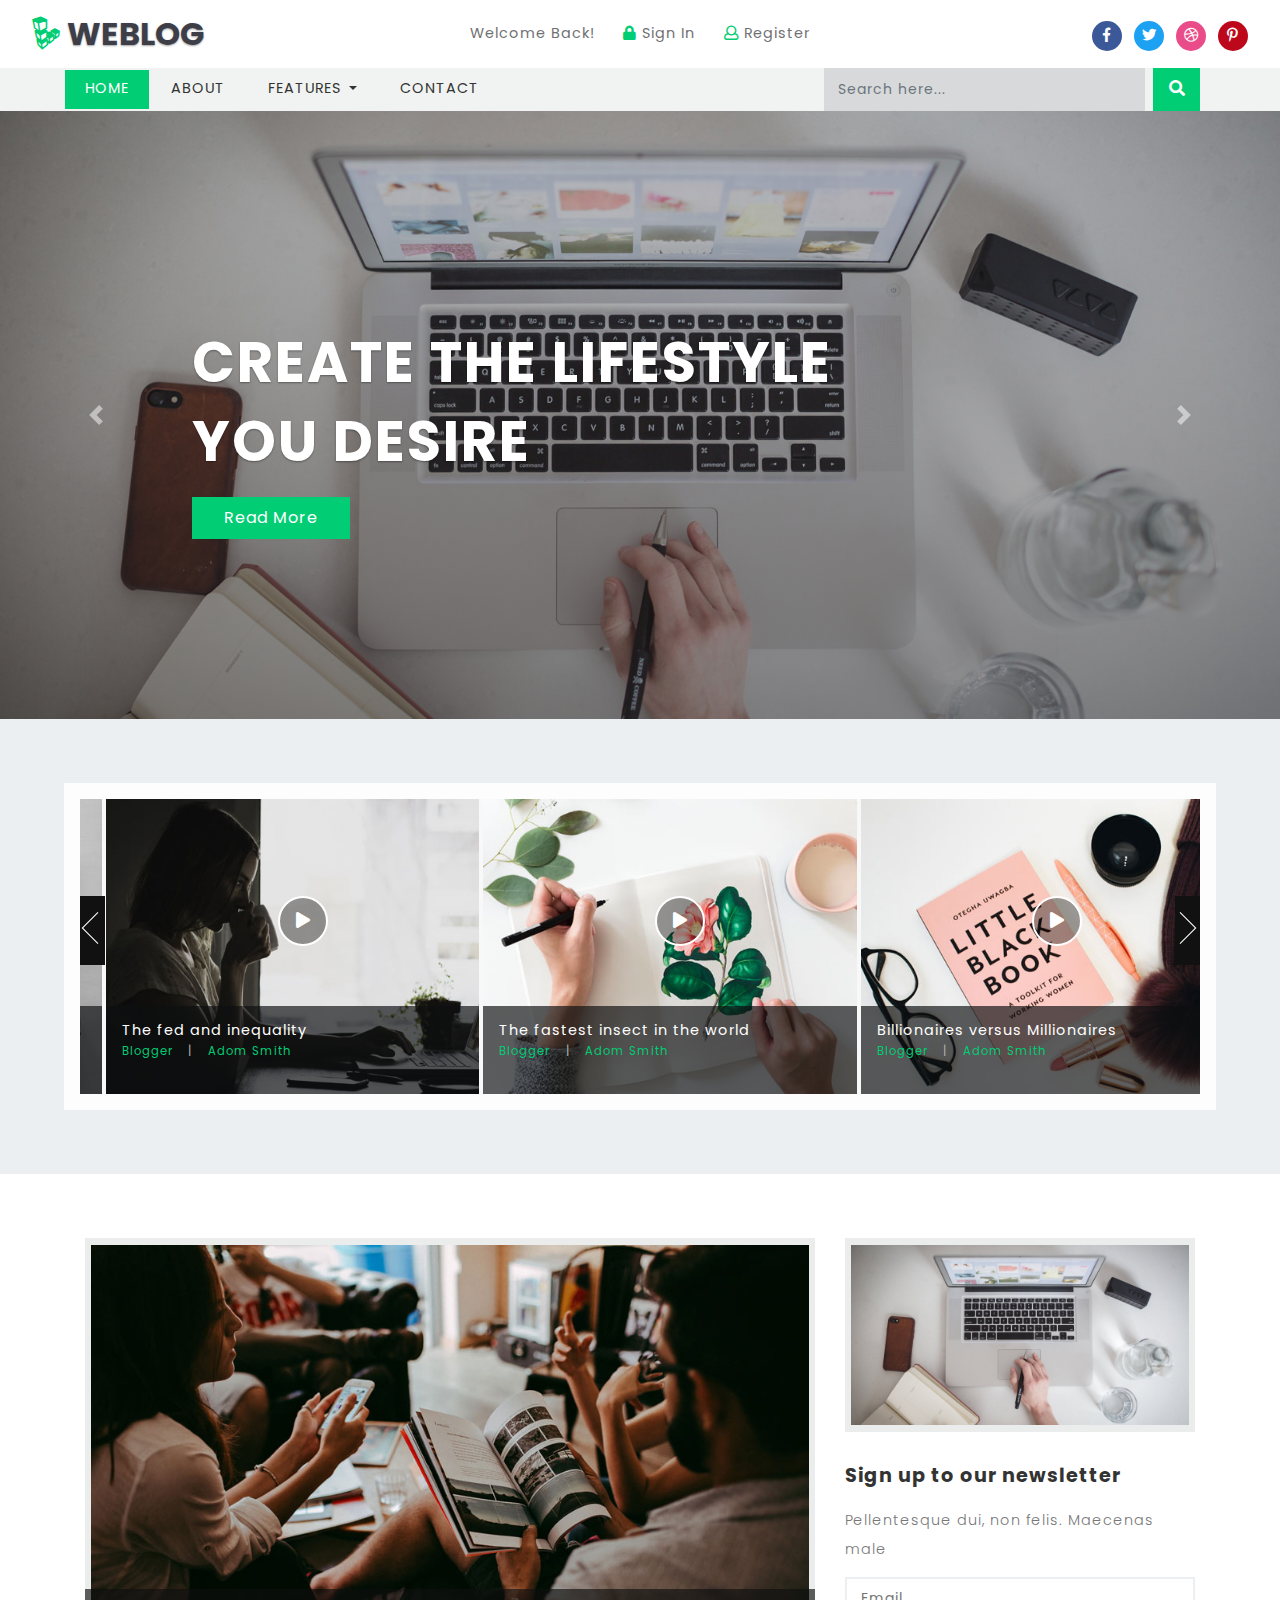
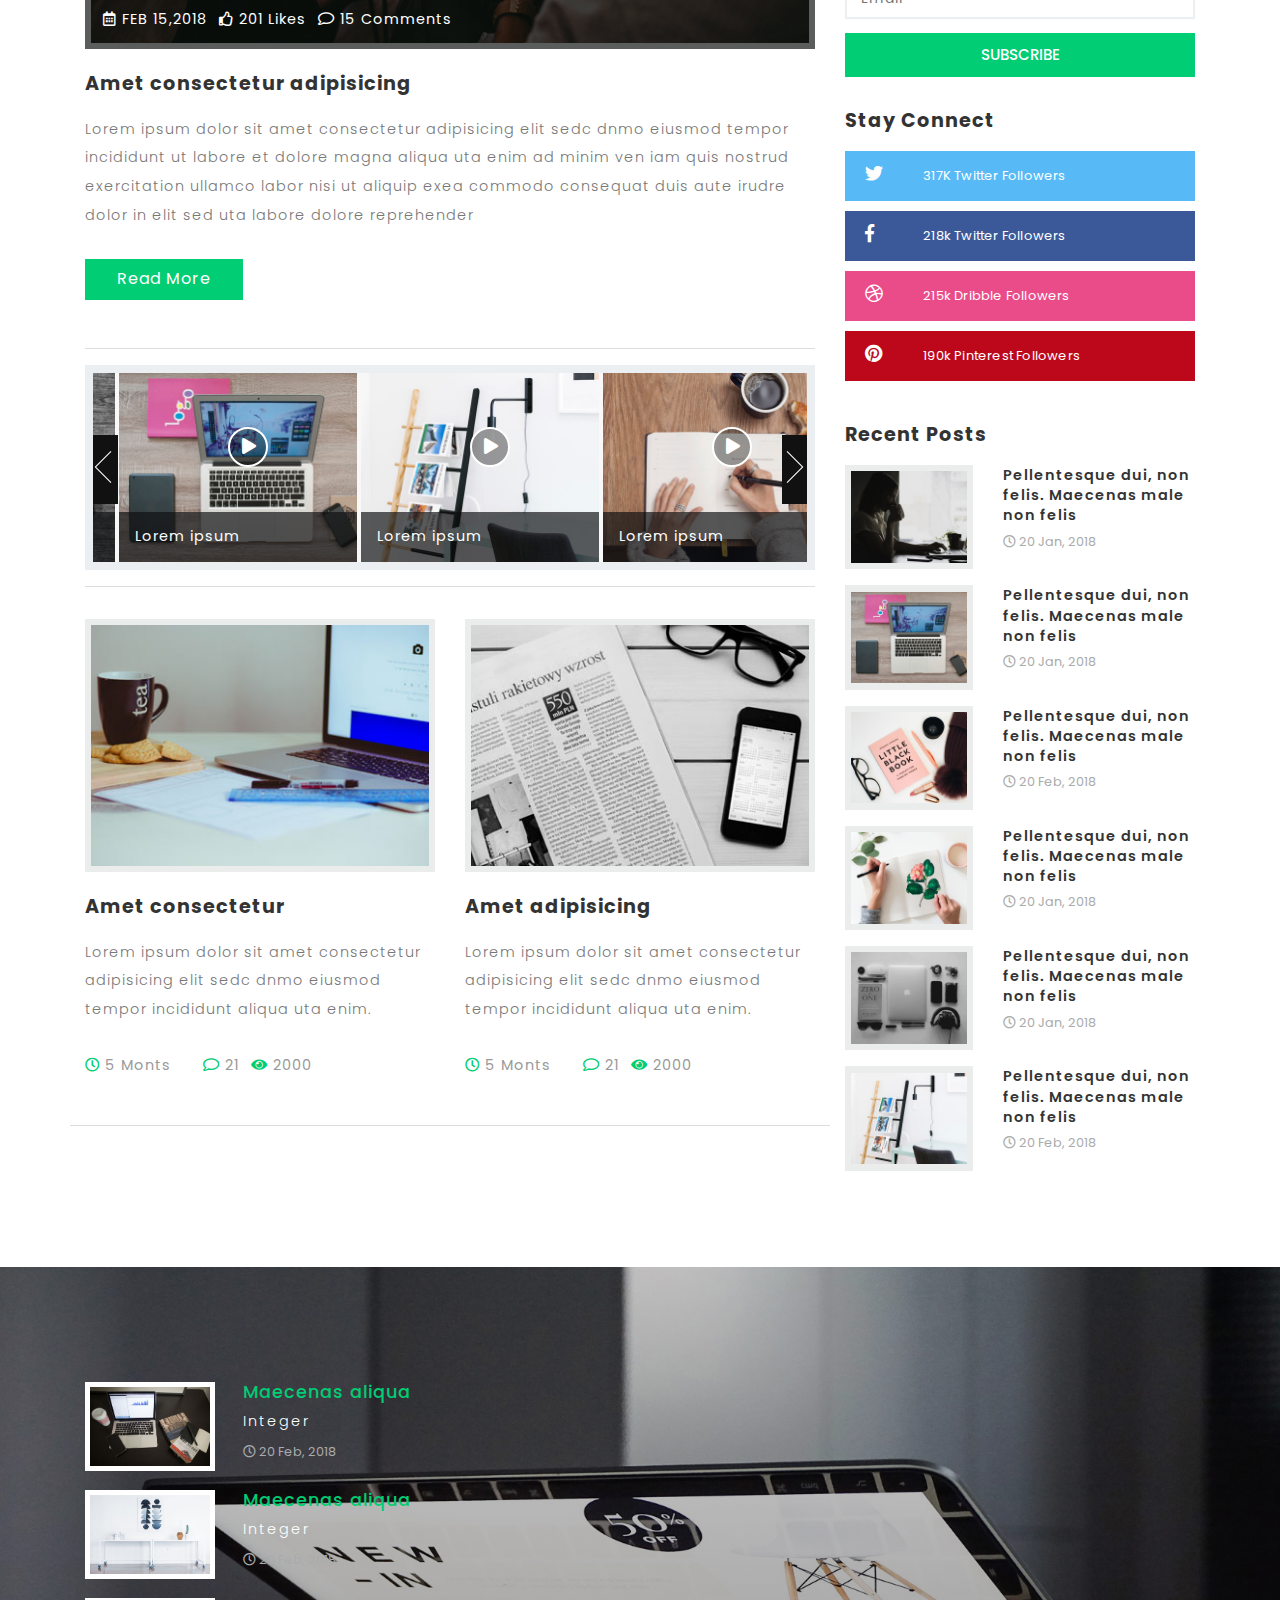
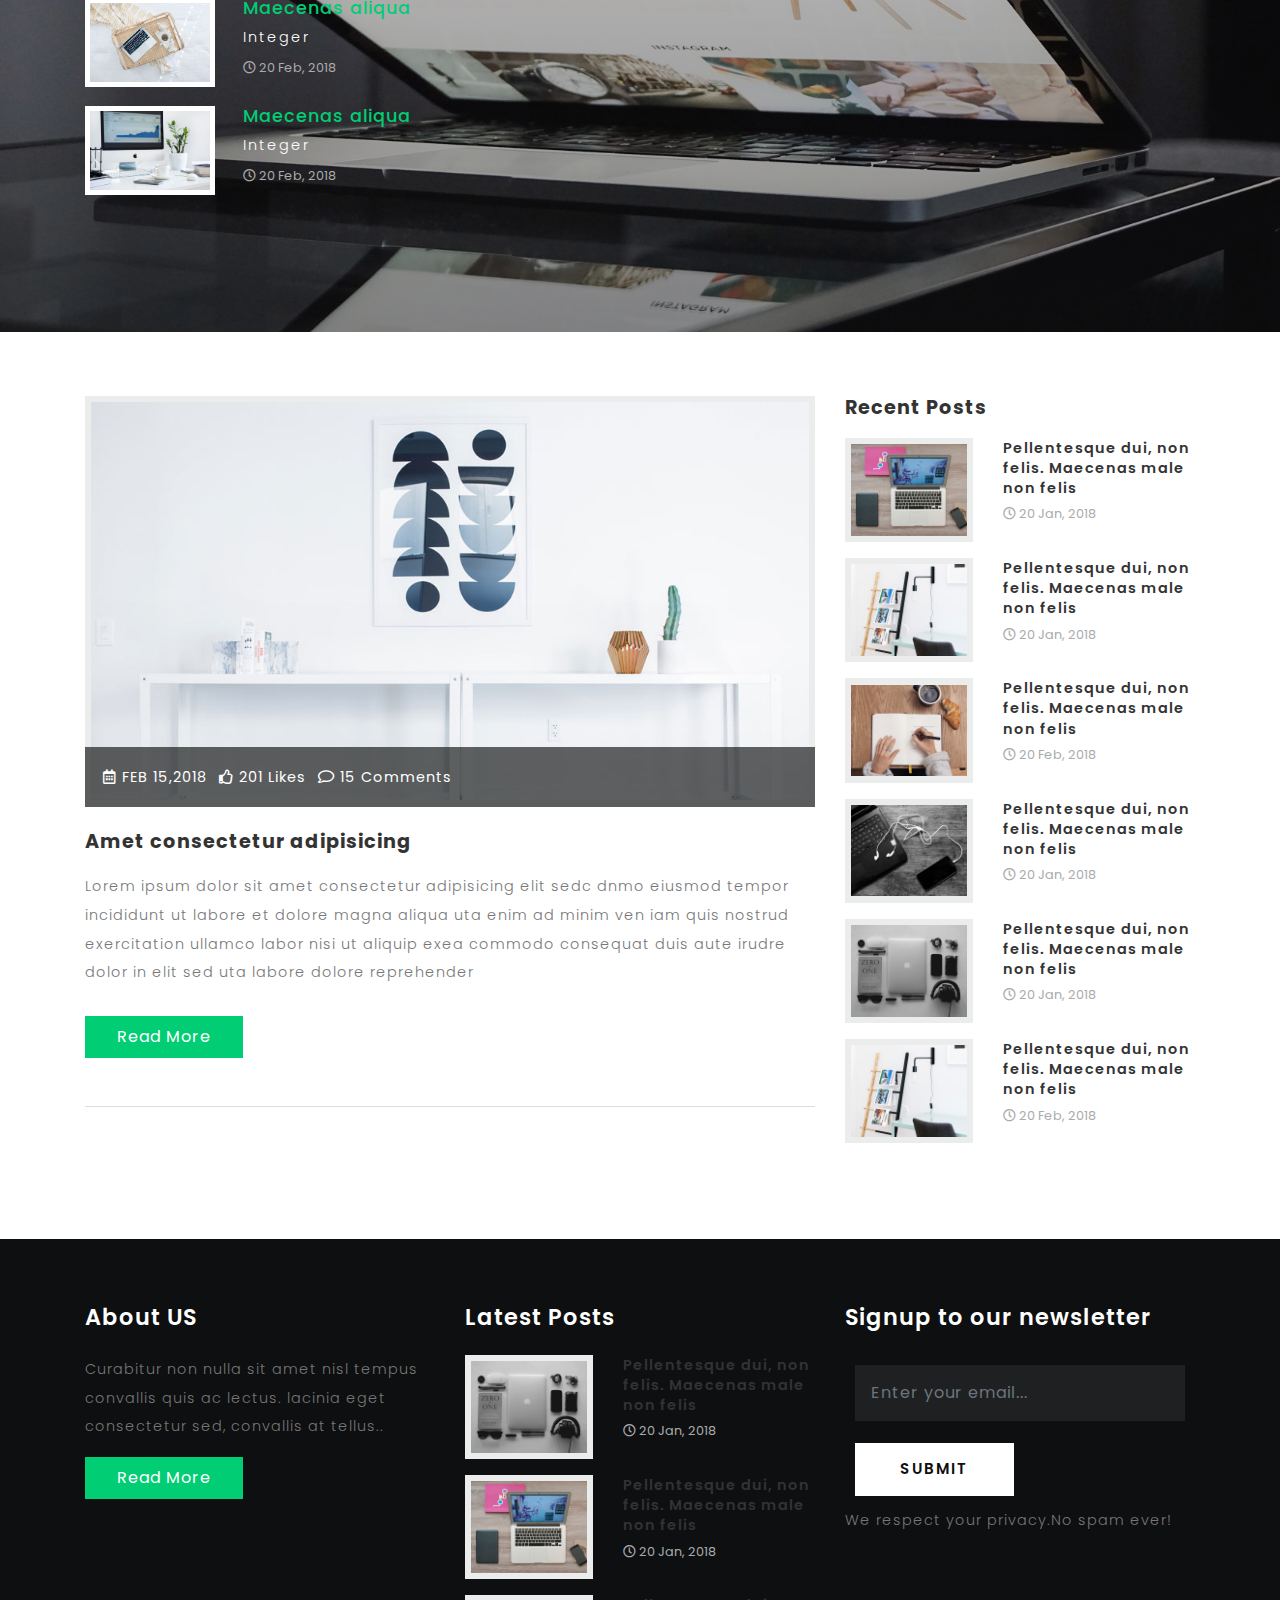
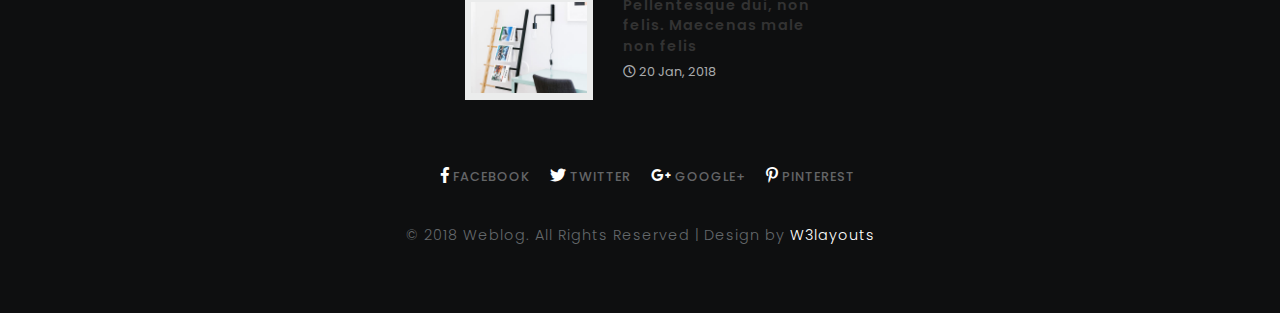
<file: WebApplicationBlog/wwwroot/WebTema/index.html>
<!--
	Author: W3layouts
	Author URL: http://w3layouts.com
	License: Creative Commons Attribution 3.0 Unported
	License URL: http://creativecommons.org/licenses/by/3.0/
-->

<!DOCTYPE html>
<html lang="zxx">

<head>
	<title>Weblog a Blogging Category Bootstrap responsive WebTemplate | Home :: w3layouts</title>
	<meta name="viewport" content="width=device-width, initial-scale=1">
	<meta charset="utf-8">
	<meta name="keywords" content="Weblog a Responsive web template, Bootstrap Web Templates, Flat Web Templates, Android Compatible web template, 
Smartphone Compatible web template, free webdesigns for Nokia, Samsung, LG, SonyEricsson, Motorola web design" />

	<script>
		addEventListener("load", function () {
			setTimeout(hideURLbar, 0);
		}, false);

		function hideURLbar() {
			window.scrollTo(0, 1);
		}
	</script>
	<link href="css/bootstrap.css" rel='stylesheet' type='text/css' />
	<link rel="stylesheet" href="css/jquery.desoslide.css">
	<link href="css/style.css" rel='stylesheet' type='text/css' />
	<link href="css/fontawesome-all.css" rel="stylesheet">
	<link href="//fonts.googleapis.com/css?family=Poppins:100,100i,200,200i,300,300i,400,400i,500,500i,600,600i,700,700i,800"
	    rel="stylesheet">
</head>

<body>
	<!--Header-->

	<header>
		<div class="top-bar_sub_w3layouts container-fluid">
			<div class="row">
				<div class="col-md-4 logo text-left">
					<a class="navbar-brand" href="index.html">
						<i class="fab fa-linode"></i> Weblog</a>
				</div>
				<div class="col-md-4 top-forms text-center mt-lg-3 mt-md-1 mt-0">
					<span>Welcome Back!</span>
					<span class="mx-lg-4 mx-md-2  mx-1">
						<a href="login.html">
							<i class="fas fa-lock"></i> Sign In</a>
					</span>
					<span>
						<a href="register.html">
							<i class="far fa-user"></i> Register</a>
					</span>
				</div>
				<div class="col-md-4 log-icons text-right">

					<ul class="social_list1 mt-3">

						<li>
							<a href="#" class="facebook1 mx-2" >
								<i class="fab fa-facebook-f"></i>

							</a>
						</li>
						<li>
							<a href="#" class="twitter2">
								<i class="fab fa-twitter"></i>

							</a>
						</li>
						<li>
							<a href="#" class="dribble3 mx-2">
								<i class="fab fa-dribbble"></i>
							</a>
						</li>
						<li>
							<a href="#" class="pin">
								<i class="fab fa-pinterest-p"></i>
							</a>
						</li>
					</ul>
				</div>
			</div>
		</div>

			<div class="header_top" id="home">
				<nav class="navbar navbar-expand-lg navbar-light bg-light">
					<button class="navbar-toggler navbar-toggler-right mx-auto" type="button" data-toggle="collapse" data-target="#navbarSupportedContent" aria-controls="navbarSupportedContent"
						aria-expanded="false" aria-label="Toggle navigation">
						<span class="navbar-toggler-icon"></span>
				   </button>


					<div class="collapse navbar-collapse" id="navbarSupportedContent">
						<ul class="navbar-nav mr-auto">
							<li class="nav-item active">
								<a class="nav-link" href="#">Home
									<span class="sr-only">(current)</span>
								</a>
							</li>
							<li class="nav-item">
								<a class="nav-link" href="about.html">About</a>
							</li>
							<li class="nav-item dropdown">
								<a class="nav-link dropdown-toggle" href="#" id="navbarDropdown" role="button" data-toggle="dropdown" aria-haspopup="true"
								    aria-expanded="false">
									Features
								</a>
								<div class="dropdown-menu" aria-labelledby="navbarDropdown">
									<a class="dropdown-item" href="#"></a>
									<a class="dropdown-item" href="blog1.html">Standard Blog</a>
									<div class="dropdown-divider"></div>
									<a class="dropdown-item" href="blog2.html">2 Column Blog</a>
									<div class="dropdown-divider"></div>
									<a class="dropdown-item" href="blog3.html">3 Column Blog</a>

								</div>
							</li>
							<li class="nav-item">
								<a class="nav-link" href="contact.html">Contact</a>
							</li>

						</ul>
							<form action="#" method="post" class="form-inline my-2 my-lg-0 header-search">
								<input class="form-control mr-sm-2" type="search" placeholder="Search here..." name="Search" required="">
								<button class="btn btn1 my-2 my-sm-0" type="submit"><i class="fas fa-search"></i></button>
							</form>
		
						

					</div>
				</nav>

			</div>
	</header>
	<!--//header-->

	<!--/banner-->
	<div class="banner">
		<div id="carouselExampleIndicators" class="carousel slide" data-ride="carousel">
			<ol class="carousel-indicators">
				<li data-target="#carouselExampleIndicators" data-slide-to="0" class="active"></li>
				<li data-target="#carouselExampleIndicators" data-slide-to="1"></li>
				<li data-target="#carouselExampleIndicators" data-slide-to="2"></li>
				<li data-target="#carouselExampleIndicators" data-slide-to="3"></li>
			</ol>
			<div class="carousel-inner" role="listbox">
				<div class="carousel-item active">
					<div class="carousel-caption">
						<h3>Create the lifestyle
							<span>you desire</span>
						</h3>
						<div class="read">
							<a href="single.html" class="btn btn-primary read-m">Read More</a>
						</div>
					</div>
				</div>
				<div class="carousel-item item2">
					<div class="carousel-caption">
						<h3>Engaging Purposeful
							<span>and Creative</span>
						</h3>
						<div class="read">
							<a href="single.html" class="btn btn-primary read-m">Read More</a>
						</div>
					</div>
				</div>
				<div class="carousel-item item3">
					<div class="carousel-caption">
						<h3>Create the lifestyle
							<span>you desire</span>
						</h3>
						<div class="read">
							<a href="single.html" class="btn btn-primary read-m">Read More</a>
						</div>
					</div>
				</div>
				<div class="carousel-item item4">
					<div class="carousel-caption">
						<h3>Engaging Purposeful
							<span>and Creative</span>
						</h3>
						<div class="read">
							<a href="single.html" class="btn btn-primary read-m">Read More</a>
						</div>
					</div>
				</div>
			</div>
			<a class="carousel-control-prev" href="#carouselExampleIndicators" role="button" data-slide="prev">
				<span class="carousel-control-prev-icon" aria-hidden="true"></span>
				<span class="sr-only">Previous</span>
			</a>
			<a class="carousel-control-next" href="#carouselExampleIndicators" role="button" data-slide="next">
				<span class="carousel-control-next-icon" aria-hidden="true"></span>
				<span class="sr-only">Next</span>
			</a>
		</div>
	</div>
	<!--/model-->
	<!--//banner-->
	<section class="bottom-slider">
		<div class="course_demo1">
			<ul id="flexiselDemo1">
				<li>
					<div class="blog-item">
						<img src="images/1.jpg" alt=" " class="img-fluid" />
						<button type="button" class="btn btn-primary play" data-toggle="modal" data-target="#exampleModal">
							<i class="fas fa-play"></i>
						</button>

						<div class="floods-text">
							<h3>The fed and inequality
								<span>Blogger
									<label>|</label>
									<i>Adom Smith</i>
								</span>
							</h3>

						</div>
					</div>
				</li>
				<li>
					<div class="blog-item">
						<img src="images/2.jpg" alt=" " class="img-fluid" />
						<button type="button" class="btn btn-primary play" data-toggle="modal" data-target="#exampleModal">
							<i class="fas fa-play"></i>
						</button>

						<div class="floods-text">
							<h3>The fastest insect in the world
								<span>Blogger
									<label>|</label>
									<i>Adom Smith</i>
								</span>
							</h3>

						</div>
					</div>
				</li>
				<li>
					<div class="blog-item">
						<img src="images/3.jpg" alt=" " class="img-fluid" />
						<button type="button" class="btn btn-primary play" data-toggle="modal" data-target="#exampleModal">
							<i class="fas fa-play"></i>
						</button>


						<div class="floods-text">
							<h3>Billionaires versus Millionaires
								<span>Blogger
									<label>|</label>
									<i>Adom Smith</i>
								</span>
							</h3>

						</div>
					</div>
				</li>
				<li>
					<div class="blog-item">
						<img src="images/4.jpg" alt=" " class="img-fluid" />
						<button type="button" class="btn btn-primary play" data-toggle="modal" data-target="#exampleModal">
							<i class="fas fa-play"></i>
						</button>


						<div class="floods-text">
							<h3>Billionaires versus Millionaires
								<span>Blogger
									<label>|</label>
									<i>Adom Smith</i>
								</span>
							</h3>

						</div>
					</div>
				</li>
			</ul>
		</div>
		<div class="modal fade" id="exampleModal" tabindex="-1" role="dialog" aria-hidden="true">
			<div class="modal-dialog" role="document">
				<div class="modal-content">
					<div class="modal-header">
						<button type="button" class="close" data-dismiss="modal" aria-label="Close">
							<span aria-hidden="true">&times;</span>
						</button>
					</div>
					<div class="modal-body">
						<div class="embed-responsive embed-responsive-21by9">
							<iframe src="https://player.vimeo.com/video/145787219"></iframe>
						</div>
					</div>

				</div>
			</div>
		</div>
	</section>
	<!--/main-->
	<section class="main-content-w3layouts-agileits">
		<div class="container">
			<div class="row">
				<!--left-->
				<div class="col-lg-8 left-blog-info-w3layouts-agileits text-left">
					<div class="blog-grid-top">
						<div class="b-grid-top">
							<div class="blog_info_left_grid">
								<a href="single.html">
									<img src="images/b1.jpg" class="img-fluid" alt="">
								</a>
							</div>
							<div class="blog-info-middle">
								<ul>
									<li>
										<a href="#">
											<i class="far fa-calendar-alt"></i> FEB 15,2018</a>
									</li>
									<li class="mx-2">
										<a href="#">
											<i class="far fa-thumbs-up"></i> 201 Likes</a>
									</li>
									<li>
										<a href="#">
											<i class="far fa-comment"></i> 15 Comments</a>
									</li>
									
								</ul>
							</div>
						</div>

						<h3>
							<a href="single.html">Amet consectetur adipisicing </a>
						</h3>
						<p>Lorem ipsum dolor sit amet consectetur adipisicing elit sedc dnmo eiusmod tempor incididunt ut labore et dolore magna
							aliqua uta enim ad minim ven iam quis nostrud exercitation ullamco labor nisi ut aliquip exea commodo consequat duis
							aute irudre dolor in elit sed uta labore dolore reprehender</p>
						<a href="single.html" class="btn btn-primary read-m">Read More</a>
					</div>
					<!--//silder-->
					<div class="blog-mid-sec">
						<ul id="flexiselDemo2">
							<li>
								<div class="blog-item">
									<img src="images/5.jpg" alt=" " class="img-fluid" />
									<button type="button" class="btn btn-primary play sec" data-toggle="modal" data-target="#exampleModal">
										<i class="fas fa-play"></i>
									</button>
									<div class="floods-text">
										<h3>Lorem ipsum </h3>
									</div>
								</div>
							</li>
							<li>
								<div class="blog-item">
									<img src="images/6.jpg" alt=" " class="img-fluid" />
									<button type="button" class="btn btn-primary play sec" data-toggle="modal" data-target="#exampleModal">
										<i class="fas fa-play"></i>
									</button>
									<div class="floods-text">
										<h3>Lorem ipsum </h3>
									</div>
								</div>
							</li>
							<li>
								<div class="blog-item">
									<img src="images/7.jpg" alt=" " class="img-fluid" />
									<button type="button" class="btn btn-primary play sec" data-toggle="modal" data-target="#exampleModal">
										<i class="fas fa-play"></i>
									</button>
									<div class="floods-text">
										<h3>Lorem ipsum </h3>
									</div>
								</div>
							</li>
							<li>
								<div class="blog-item">
									<img src="images/8.jpg" alt=" " class="img-fluid" />
									<button type="button" class="btn btn-primary play sec" data-toggle="modal" data-target="#exampleModal">
										<i class="fas fa-play"></i>
									</button>
									<div class="floods-text">
										<h3>Lorem ipsum </h3>
									</div>
								</div>
							</li>
						</ul>
					</div>

					<!--//silder-->
					<div class="blog-girds-sec">
						<div class="row">
							<div class="col-md-6 blog-grid-top">
								<div class="b-grid-top">
									<div class="blog_info_left_grid">
										<a href="single.html">
											<img src="images/b2.jpg" class="img-fluid" alt="">
										</a>
									</div>
									<h3>
										<a href="single.html">Amet consectetur </a>
									</h3>
									<p>Lorem ipsum dolor sit amet consectetur adipisicing elit sedc dnmo eiusmod tempor incididunt aliqua uta enim.</p>
								</div>
								<ul class="blog-icons">
									<li>
										<a href="#">
											<i class="far fa-clock"></i> 5 Monts</a>
									</li>
									<li class="mx-2">
										<a href="#">
											<i class="far fa-comment"></i> 21</a>
									</li>
									<li>
										<a href="#">
											<i class="fas fa-eye"></i> 2000</a>
									</li>
									
								</ul>
							</div>
							<div class="col-md-6 blog-grid-top">
								<div class="b-grid-top">
									<div class="blog_info_left_grid">
										<a href="single.html">
											<img src="images/b3.jpg" class="img-fluid" alt="">
										</a>
									</div>
									<h3>
										<a href="single.html">Amet adipisicing </a>
									</h3>
									<p>Lorem ipsum dolor sit amet consectetur adipisicing elit sedc dnmo eiusmod tempor incididunt aliqua uta enim.</p>

								</div>
								<ul class="blog-icons">
									<li>
										<a href="#">
											<i class="far fa-clock"></i> 5 Monts</a>
									</li>
									<li class="mx-2">
										<a href="#">
											<i class="far fa-comment"></i> 21</a>
									</li>
									<li>
										<a href="#">
											<i class="fas fa-eye"></i> 2000</a>
									</li>
									
								</ul>
							</div>
						</div>
					</div>
				</div>
				<!--//left-->
				<!--right-->
				<aside class="col-lg-4 agileits-w3ls-right-blog-con text-right">
					<div class="right-blog-info text-left">
						<div class="tech-btm">
							<img src="images/banner1.jpg" class="img-fluid" alt="">
						</div>
						<div class="tech-btm">
							<h4>Sign up to our newsletter</h4>
							<p>Pellentesque dui, non felis. Maecenas male </p>
							<form action="#" method="post">
								<input type="email" placeholder="Email" required="">
								<input type="submit" value="Subscribe">
							</form>

						</div>
						<div class="tech-btm widget_social">
							<h4>Stay Connect</h4>
							<ul>

								<li>
									<a class="twitter" href="#">
										<i class="fab fa-twitter"></i>
										<span class="count">317K</span> Twitter Followers</a>
								</li>
								<li>
									<a class="facebook" href="#">
										<i class="fab fa-facebook-f"></i>
										<span class="count">218k</span> Twitter Followers</a>
								</li>
								<li>
									<a class="dribble" href="#">
										<i class="fab fa-dribbble"></i>

										<span class="count">215k</span> Dribble Followers</a>
								</li>
								<li>
									<a class="pin" href="#">
										<i class="fab fa-pinterest"></i>
										<span class="count">190k</span> Pinterest Followers</a>
								</li>

							</ul>
						</div>
						<div class="tech-btm">
							<h4>Recent Posts</h4>
							
							<div class="blog-grids row mb-3">
								<div class="col-md-5 blog-grid-left">
									<a href="single.html">
										<img src="images/1.jpg" class="img-fluid" alt="">
									</a>
								</div>
								<div class="col-md-7 blog-grid-right">

									<h5>
										<a href="single.html">Pellentesque dui, non felis. Maecenas male non felis </a>
									</h5>
									<div class="sub-meta">
										<span>
											<i class="far fa-clock"></i> 20 Jan, 2018</span>
									</div>
								</div>
								
							</div>
							<div class="blog-grids row mb-3">
								<div class="col-md-5 blog-grid-left">
									<a href="single.html">
										<img src="images/5.jpg" class="img-fluid" alt="">
									</a>
								</div>
								<div class="col-md-7 blog-grid-right">

									<h5>
										<a href="single.html">Pellentesque dui, non felis. Maecenas male non felis </a>
									</h5>
									<div class="sub-meta">
										<span>
											<i class="far fa-clock"></i> 20 Jan, 2018</span>
									</div>
								</div>
								<div class="clearfix"> </div>
							</div>
							<div class="blog-grids row mb-3">
								<div class="col-md-5 blog-grid-left">
									<a href="single.html">
										<img src="images/3.jpg" class="img-fluid" alt="">
									</a>
								</div>
								<div class="col-md-7 blog-grid-right">
									<h5>
										<a href="single.html">Pellentesque dui, non felis. Maecenas male non felis </a>
									</h5>
									<div class="sub-meta">
										<span>
											<i class="far fa-clock"></i> 20 Feb, 2018</span>
									</div>
								</div>
								
							</div>
							<div class="blog-grids row mb-3">
								<div class="col-md-5 blog-grid-left">
									<a href="single.html">
										<img src="images/2.jpg" class="img-fluid" alt="">
									</a>
								</div>
								<div class="col-md-7 blog-grid-right">

									<h5>
										<a href="single.html">Pellentesque dui, non felis. Maecenas male non felis </a>
									</h5>
									<div class="sub-meta">
										<span>
											<i class="far fa-clock"></i> 20 Jan, 2018</span>
									</div>
								</div>
								
							</div>
							<div class="blog-grids row mb-3">
								<div class="col-md-5 blog-grid-left">
									<a href="single.html">
										<img src="images/4.jpg" class="img-fluid" alt="">
									</a>
								</div>
								<div class="col-md-7 blog-grid-right">

									<h5>
										<a href="single.html">Pellentesque dui, non felis. Maecenas male non felis </a>
									</h5>
									<div class="sub-meta">
										<span>
											<i class="far fa-clock"></i> 20 Jan, 2018</span>
									</div>
								</div>
								
							</div>
							<div class="blog-grids row mb-3">
								<div class="col-md-5 blog-grid-left">
									<a href="single.html">
										<img src="images/6.jpg" class="img-fluid" alt="">
									</a>
								</div>
								<div class="col-md-7 blog-grid-right">
									<h5>
										<a href="single.html">Pellentesque dui, non felis. Maecenas male non felis </a>
									</h5>
									<div class="sub-meta">
										<span>
											<i class="far fa-clock"></i> 20 Feb, 2018</span>
									</div>
								</div>
								
							</div>
						</div>
					</div>

				</aside>
				<!--//right-->
			</div>
		</div>
	</section>
	<!--//main-->
	<!--/middle-->
	<section class="middle-sec-agileinfo-w3ls">
		<div class="container">
			<div class="row inner-sec">
				<div class="col-md-4 news-left">
					<ul id="demo1_thumbs" class="list-inline">
						<li>
							<a href="images/m1.jpg">
								<img src="images/m1.jpg" alt="" data-desoslide-caption="<h3>Latest Post 1</h3>">
								<div class="mid-text-info">
									<h4>Maecenas aliqua</h4>
									<p>Integer </p>
									<div class="sub-meta">
										<span>
											<i class="far fa-clock"></i> 20 Feb, 2018</span>
									</div>
								</div>
							</a>
						</li>
						<li>
							<a href="images/m2.jpg">
								<img src="images/m2.jpg" alt="" data-desoslide-caption="<h3>Latest Post 2</h3>">
								<div class="mid-text-info">
									<h4>Maecenas aliqua</h4>
									<p>Integer </p>
									<div class="sub-meta">
										<span>
											<i class="far fa-clock"></i> 20 Feb, 2018</span>
									</div>
								</div>
							</a>
						</li>
						<li>
							<a href="images/m3.jpg">
								<img src="images/m3.jpg" alt="" data-desoslide-caption="<h3>Latest Post 3</h3>">
								<div class="mid-text-info">
									<h4>Maecenas aliqua</h4>
									<p>Integer </p>
									<div class="sub-meta">
										<span>
											<i class="far fa-clock"></i> 20 Feb, 2018</span>
									</div>
								</div>
							</a>
						</li>
						<li>
							<a href="images/m4.jpg">
								<img src="images/m4.jpg" alt="" data-desoslide-caption="<h3>Latest Post 4</h3>">
								<div class="mid-text-info">
									<h4>Maecenas aliqua</h4>
									<p>Integer </p>
									<div class="sub-meta">
										<span>
											<i class="far fa-clock"></i> 20 Feb, 2018</span>
									</div>
								</div>
							</a>
						</li>
					</ul>
				</div>
				<div id="demo1_main_image" class="col-md-8  news-right"></div>
				<div class="clearfix"> </div>
			</div>
		</div>

	</section>
	<!--//middle-->
	<!---->
	<section class="main-content-w3layouts-agileits">
			<div class="container">
				<div class="row">
					<!--left-->
					<div class="col-lg-8 left-blog-info-w3layouts-agileits text-left">
						<div class="blog-grid-top">
							<div class="b-grid-top">
								<div class="blog_info_left_grid">
									<a href="single.html">
										<img src="images/b4.jpg" class="img-fluid" alt="">
									</a>
								</div>
								<div class="blog-info-middle">
									<ul>
										<li>
											<a href="#">
												<i class="far fa-calendar-alt"></i> FEB 15,2018</a>
										</li>
										<li class="mx-2">
											<a href="#">
												<i class="far fa-thumbs-up"></i> 201 Likes</a>
										</li>
										<li>
											<a href="#">
												<i class="far fa-comment"></i> 15 Comments</a>
										</li>
									
									</ul>
								</div>
							</div>
	
							<h3>
								<a href="single.html">Amet consectetur adipisicing </a>
							</h3>
							<p>Lorem ipsum dolor sit amet consectetur adipisicing elit sedc dnmo eiusmod tempor incididunt ut labore et dolore magna
								aliqua uta enim ad minim ven iam quis nostrud exercitation ullamco labor nisi ut aliquip exea commodo consequat duis
								aute irudre dolor in elit sed uta labore dolore reprehender</p>
							<a href="single.html" class="btn btn-primary read-m">Read More</a>
						</div>
						<!--//silder-->
						
	
					</div>
					<!--//left-->
					<!--right-->
					<aside class="col-lg-4 agileits-w3ls-right-blog-con text-left">
						<div class="tech-btm">
							<h4>Recent Posts</h4>
							
							<div class="blog-grids row mb-3">
								<div class="col-md-5 blog-grid-left">
									<a href="single.html">
										<img src="images/5.jpg" class="img-fluid" alt="">
									</a>
								</div>
								<div class="col-md-7 blog-grid-right">

									<h5>
										<a href="single.html">Pellentesque dui, non felis. Maecenas male non felis </a>
									</h5>
									<div class="sub-meta">
										<span>
											<i class="far fa-clock"></i> 20 Jan, 2018</span>
									</div>
								</div>
								
							</div>
							<div class="blog-grids row mb-3">
								<div class="col-md-5 blog-grid-left">
									<a href="single.html">
										<img src="images/6.jpg" class="img-fluid" alt="">
									</a>
								</div>
								<div class="col-md-7 blog-grid-right">

									<h5>
										<a href="single.html">Pellentesque dui, non felis. Maecenas male non felis </a>
									</h5>
									<div class="sub-meta">
										<span>
											<i class="far fa-clock"></i> 20 Jan, 2018</span>
									</div>
								</div>
								
							</div>
							<div class="blog-grids row mb-3">
								<div class="col-md-5 blog-grid-left">
									<a href="single.html">
										<img src="images/7.jpg" class="img-fluid" alt="">
									</a>
								</div>
								<div class="col-md-7 blog-grid-right">
									<h5>
										<a href="single.html">Pellentesque dui, non felis. Maecenas male non felis </a>
									</h5>
									<div class="sub-meta">
										<span>
											<i class="far fa-clock"></i> 20 Feb, 2018</span>
									</div>
								</div>
								
							</div>
							<div class="blog-grids row mb-3">
								<div class="col-md-5 blog-grid-left">
									<a href="single.html">
										<img src="images/8.jpg" class="img-fluid" alt="">
									</a>
								</div>
								<div class="col-md-7 blog-grid-right">

									<h5>
										<a href="single.html">Pellentesque dui, non felis. Maecenas male non felis </a>
									</h5>
									<div class="sub-meta">
										<span>
											<i class="far fa-clock"></i> 20 Jan, 2018</span>
									</div>
								</div>
								
							</div>
							<div class="blog-grids row mb-3">
								<div class="col-md-5 blog-grid-left">
									<a href="single.html">
										<img src="images/4.jpg" class="img-fluid" alt="">
									</a>
								</div>
								<div class="col-md-7 blog-grid-right">

									<h5>
										<a href="single.html">Pellentesque dui, non felis. Maecenas male non felis </a>
									</h5>
									<div class="sub-meta">
										<span>
											<i class="far fa-clock"></i> 20 Jan, 2018</span>
									</div>
								</div>
								
							</div>
							<div class="blog-grids row mb-3">
								<div class="col-md-5 blog-grid-left">
									<a href="single.html">
										<img src="images/6.jpg" class="img-fluid" alt="">
									</a>
								</div>
								<div class="col-md-7 blog-grid-right">
									<h5>
										<a href="single.html">Pellentesque dui, non felis. Maecenas male non felis </a>
									</h5>
									<div class="sub-meta">
										<span>
											<i class="far fa-clock"></i> 20 Feb, 2018</span>
									</div>
								</div>
								
							</div>
						
						</div>
	
					</aside>
					<!--//right-->
				</div>
			</div>
		</section>
		<!--//main-->
	<!--footer-->
	<footer>
		<div class="container">
			<div class="row">
				<div class="col-lg-4 footer-grid-agileits-w3ls text-left">
					<h3>About US</h3>
					<p>Curabitur non nulla sit amet nisl tempus convallis quis ac lectus. lacinia eget consectetur sed, convallis at tellus..</p>
					<div class="read">
						<a href="single.html" class="btn btn-primary read-m">Read More</a>
					</div>
				</div>
				<div class="col-lg-4 footer-grid-agileits-w3ls text-left">

					<div class="tech-btm">
						<h3>Latest Posts</h3>
						<div class="blog-grids row mb-3">
							<div class="col-md-5 blog-grid-left">
								<a href="single.html">
									<img src="images/4.jpg" class="img-fluid" alt="">
								</a>
							</div>
							<div class="col-md-7 blog-grid-right">

								<h5>
									<a href="single.html">Pellentesque dui, non felis. Maecenas male non felis </a>
								</h5>
								<div class="sub-meta">
									<span>
										<i class="far fa-clock"></i> 20 Jan, 2018</span>
								</div>
							</div>
							
						</div>
						<div class="blog-grids row mb-3">
							<div class="col-md-5 blog-grid-left">
								<a href="single.html">
									<img src="images/5.jpg" class="img-fluid" alt="">
								</a>
							</div>
							<div class="col-md-7 blog-grid-right">

								<h5>
									<a href="single.html">Pellentesque dui, non felis. Maecenas male non felis </a>
								</h5>
								<div class="sub-meta">
									<span>
										<i class="far fa-clock"></i> 20 Jan, 2018</span>
								</div>
							</div>
							
						</div>
						<div class="blog-grids row mb-3">
							<div class="col-md-5 blog-grid-left">
								<a href="single.html">
									<img src="images/6.jpg" class="img-fluid" alt="">
								</a>
							</div>
							<div class="col-md-7 blog-grid-right">

								<h5>
									<a href="single.html">Pellentesque dui, non felis. Maecenas male non felis </a>
								</h5>
								<div class="sub-meta">
									<span>
										<i class="far fa-clock"></i> 20 Jan, 2018</span>
								</div>
							</div>
							
						</div>
					</div>
				</div>
				<!-- subscribe -->
				<div class="col-lg-4 subscribe-main footer-grid-agileits-w3ls text-left">
					<h2>Signup to our newsletter</h2>
					<div class="subscribe-main text-left">
							<div class="subscribe-form">
									<form action="#" method="post" class="subscribe_form">
										<input class="form-control" type="email" placeholder="Enter your email..." required="">
										<button type="submit" class="btn btn-primary submit">Submit</button>
									</form>
									<div class="clearfix"> </div>
						   </div>
						<p>We respect your privacy.No spam ever!</p>
					</div>
					<!-- //subscribe -->
				</div>
			</div>
			<!-- footer -->
			<div class="footer-cpy text-center">
				<div class="footer-social">
					<div class="copyrighttop">
						<ul>
							<li class="mx-3">
								<a class="facebook" href="#">
									<i class="fab fa-facebook-f"></i>
									<span>Facebook</span>
								</a>
							</li>
							<li>
								<a class="facebook" href="#">
									<i class="fab fa-twitter"></i>
									<span>Twitter</span>
								</a>
							</li>
							<li class="mx-3">
								<a class="facebook" href="#">
									<i class="fab fa-google-plus-g"></i>
									<span>Google+</span>
								</a>
							</li>
							<li>
								<a class="facebook" href="#">
									<i class="fab fa-pinterest-p"></i>
									<span>Pinterest</span>
								</a>
							</li>
						</ul>

					</div>
				</div>
				<div class="w3layouts-agile-copyrightbottom">
					<p>© 2018 Weblog. All Rights Reserved | Design by
						<a href="http://w3layouts.com/">W3layouts</a>
					</p>

				</div>
			</div>

			<!-- //footer -->
		</div>
	</footer>
	<!---->
	<!-- js -->
	<script src="js/jquery-2.2.3.min.js"></script>
	<!-- //js -->
	<!-- desoslide-JavaScript -->
	<script src="js/jquery.desoslide.js"></script>
	<script>
		$('#demo1_thumbs').desoSlide({
			main: {
				container: '#demo1_main_image',
				cssClass: 'img-responsive'
			},
			effect: 'sideFade',
			caption: true
		});
	</script>

	<!-- requried-jsfiles-for owl -->
	<script>
		$(window).load(function () {
			$("#flexiselDemo1").flexisel({
				visibleItems: 3,
				animationSpeed: 1000,
				autoPlay: true,
				autoPlaySpeed: 3000,
				pauseOnHover: true,
				enableResponsiveBreakpoints: true,
				responsiveBreakpoints: {
					portrait: {
						changePoint: 480,
						visibleItems: 1
					},
					landscape: {
						changePoint: 640,
						visibleItems: 2
					},
					tablet: {
						changePoint: 768,
						visibleItems: 3
					}
				}
			});

		});
	</script>
	<script>
		$(window).load(function () {
			$("#flexiselDemo2").flexisel({
				visibleItems: 3,
				animationSpeed: 1000,
				autoPlay: true,
				autoPlaySpeed: 3000,
				pauseOnHover: true,
				enableResponsiveBreakpoints: true,
				responsiveBreakpoints: {
					portrait: {
						changePoint: 480,
						visibleItems: 1
					},
					landscape: {
						changePoint: 640,
						visibleItems: 2
					},
					tablet: {
						changePoint: 768,
						visibleItems: 3
					}
				}
			});

		});
	</script>
	<script src="js/jquery.flexisel.js"></script>
	<!-- //password-script -->
	<!--/ start-smoth-scrolling -->
	<script src="js/move-top.js"></script>
	<script src="js/easing.js"></script>
	<script>
		jQuery(document).ready(function ($) {
			$(".scroll").click(function (event) {
				event.preventDefault();
				$('html,body').animate({
					scrollTop: $(this.hash).offset().top
				}, 900);
			});
		});
	</script>
	<!--// end-smoth-scrolling -->

	<script>
		$(document).ready(function () {
			
									var defaults = {
							  			containerID: 'toTop', // fading element id
										containerHoverID: 'toTopHover', // fading element hover id
										scrollSpeed: 1200,
										easingType: 'linear' 
							 		};
									

			$().UItoTop({
				easingType: 'easeOutQuart'
			});

		});
	</script>
	<a href="#home" class="scroll" id="toTop" style="display: block;">
		<span id="toTopHover" style="opacity: 1;"> </span>
	</a>

	<!-- //Custom-JavaScript-File-Links -->
	<script src="js/bootstrap.js"></script>


</body>

</html>
</file>
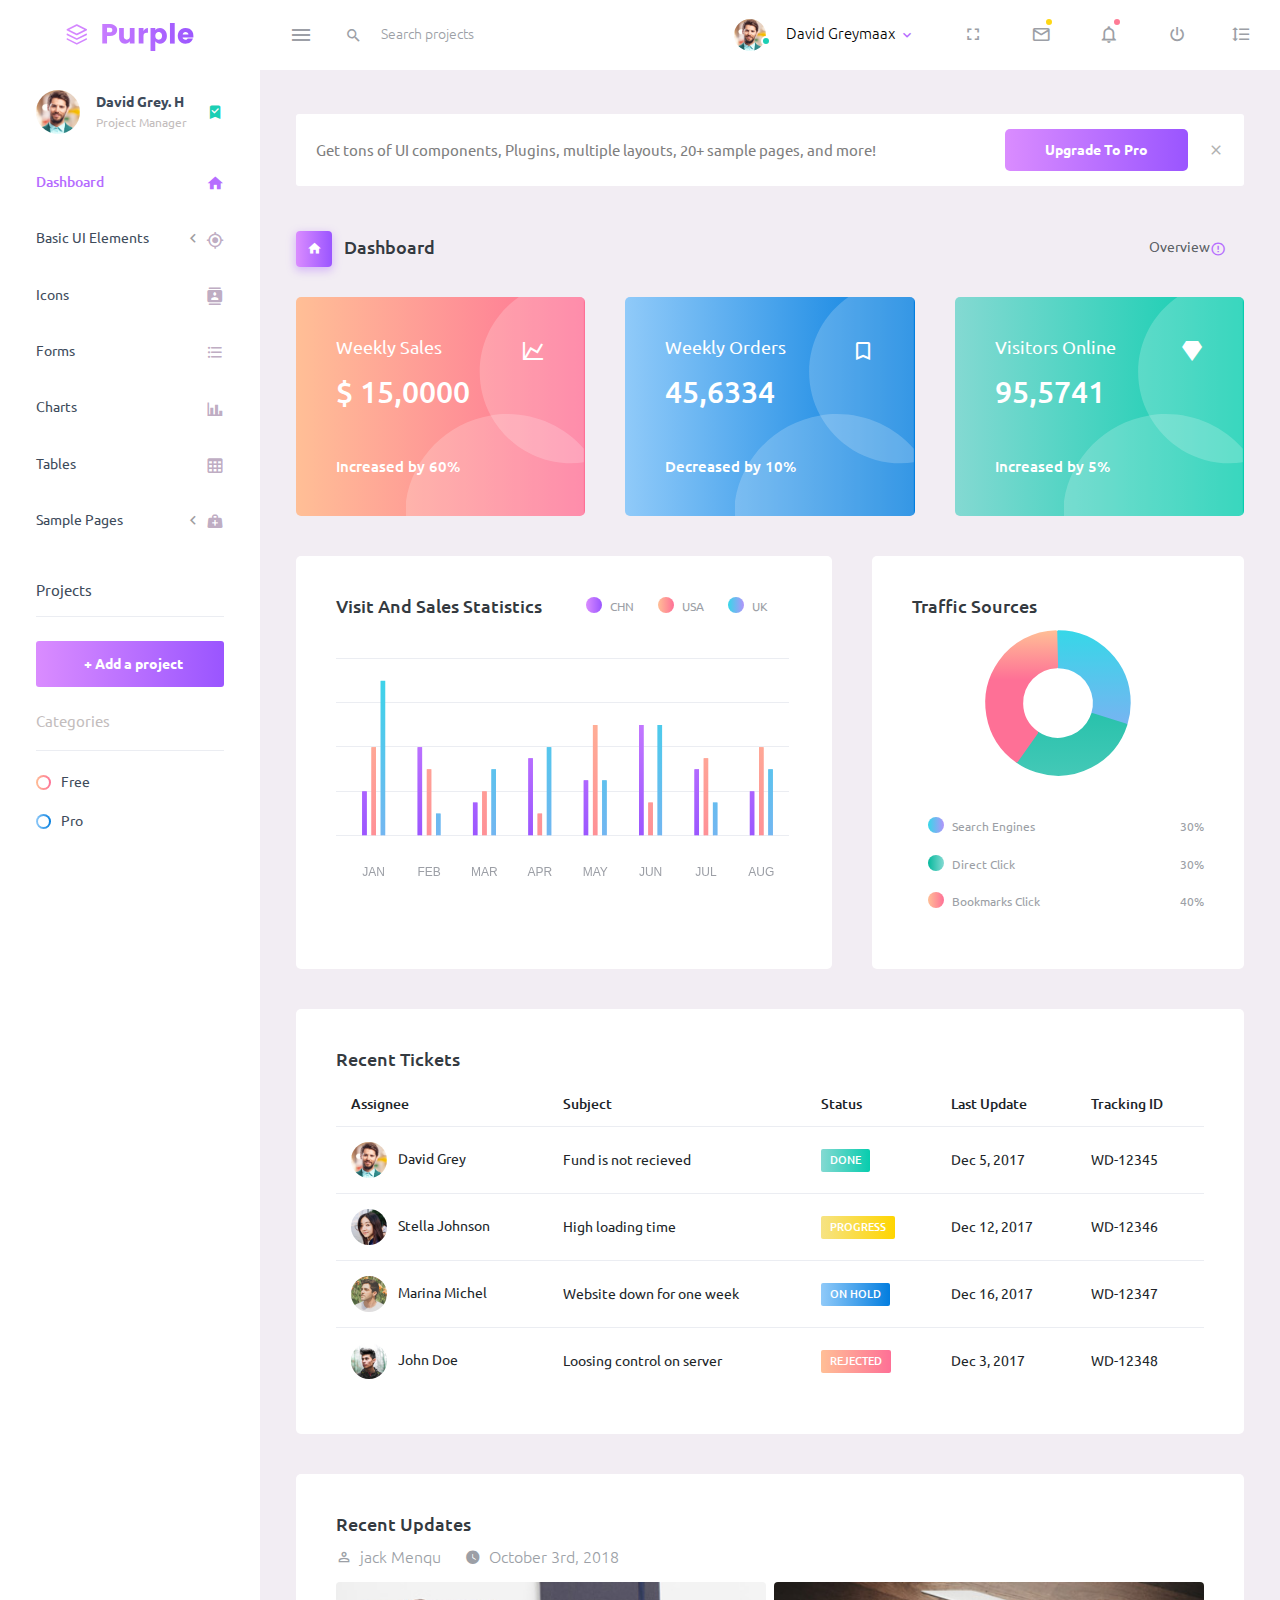
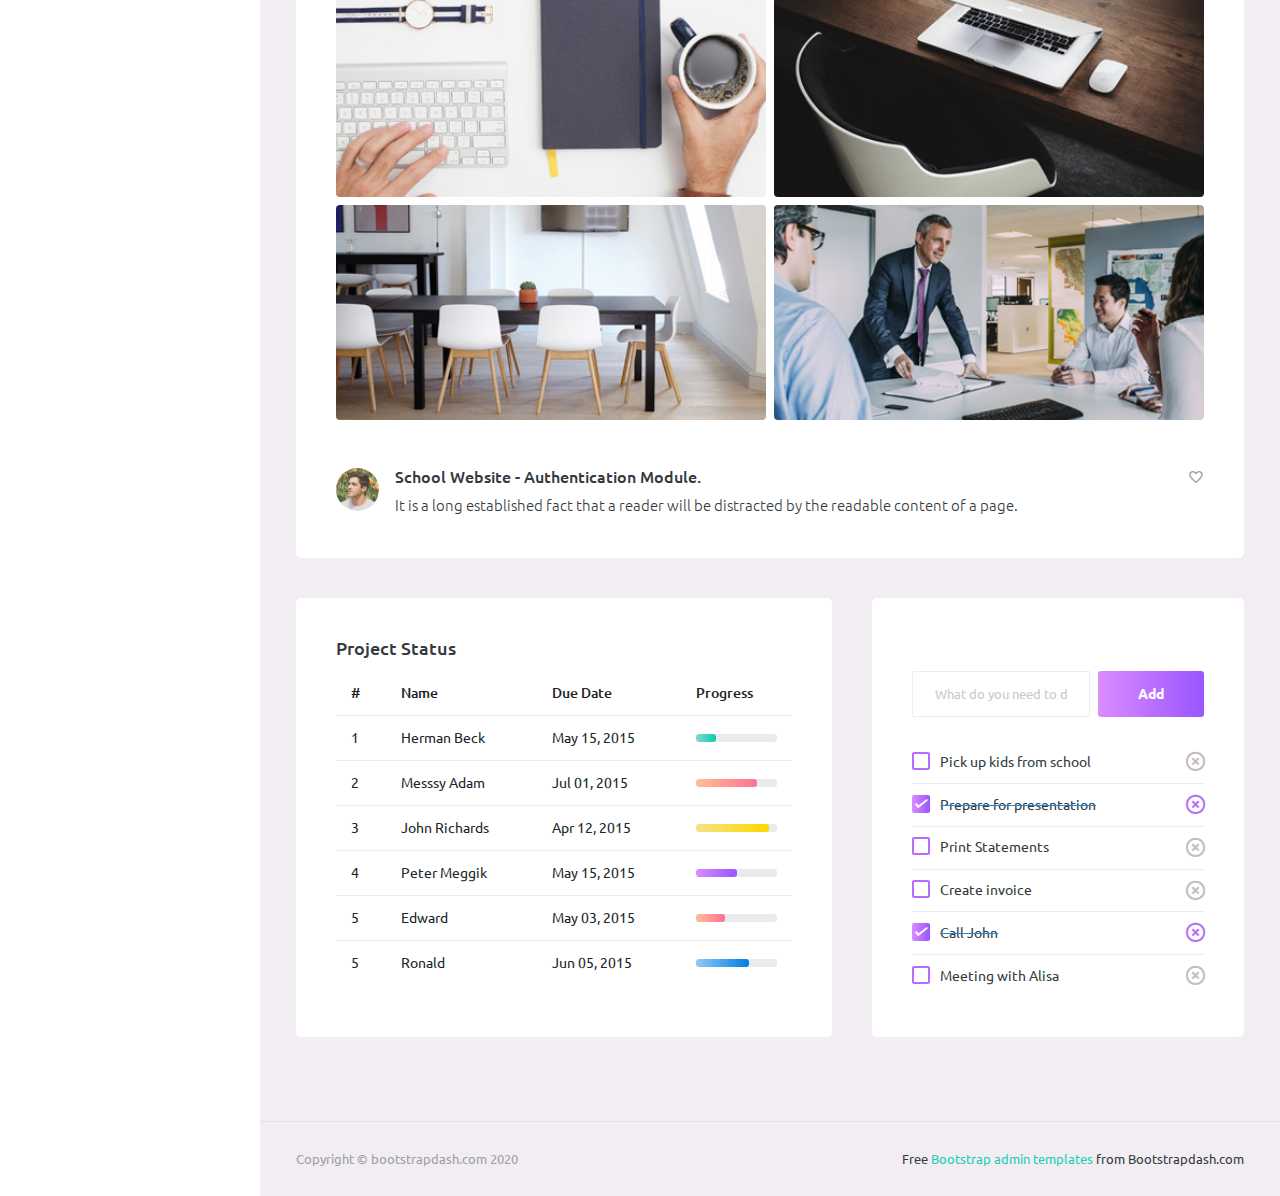
<file: WebApplicationBlog/wwwroot/writer/index.html>
<!DOCTYPE html>
<html lang="en">
  <head>
    <!-- Required meta tags -->
    <meta charset="utf-8">
    <meta name="viewport" content="width=device-width, initial-scale=1, shrink-to-fit=no">
    <title>Purple Admin</title>
    <!-- plugins:css -->
    <link rel="stylesheet" href="assets/vendors/mdi/css/materialdesignicons.min.css">
    <link rel="stylesheet" href="assets/vendors/css/vendor.bundle.base.css">
    <!-- endinject -->
    <!-- Plugin css for this page -->
    <!-- End plugin css for this page -->
    <!-- inject:css -->
    <!-- endinject -->
    <!-- Layout styles -->
    <link rel="stylesheet" href="assets/css/style.css">
    <!-- End layout styles -->
    <link rel="shortcut icon" href="assets/images/favicon.ico" />
  </head>
  <body>
    <div class="container-scroller">
      <!-- partial:partials/_navbar.html -->
      <nav class="navbar default-layout-navbar col-lg-12 col-12 p-0 fixed-top d-flex flex-row">
        <div class="text-center navbar-brand-wrapper d-flex align-items-center justify-content-center">
          <a class="navbar-brand brand-logo" href="index.html"><img src="assets/images/logo.svg" alt="logo" /></a>
          <a class="navbar-brand brand-logo-mini" href="index.html"><img src="assets/images/logo-mini.svg" alt="logo" /></a>
        </div>
        <div class="navbar-menu-wrapper d-flex align-items-stretch">
          <button class="navbar-toggler navbar-toggler align-self-center" type="button" data-toggle="minimize">
            <span class="mdi mdi-menu"></span>
          </button>
          <div class="search-field d-none d-md-block">
            <form class="d-flex align-items-center h-100" action="#">
              <div class="input-group">
                <div class="input-group-prepend bg-transparent">
                  <i class="input-group-text border-0 mdi mdi-magnify"></i>
                </div>
                <input type="text" class="form-control bg-transparent border-0" placeholder="Search projects">
              </div>
            </form>
          </div>
          <ul class="navbar-nav navbar-nav-right">
            <li class="nav-item nav-profile dropdown">
              <a class="nav-link dropdown-toggle" id="profileDropdown" href="#" data-toggle="dropdown" aria-expanded="false">
                <div class="nav-profile-img">
                  <img src="assets/images/faces/face1.jpg" alt="image">
                  <span class="availability-status online"></span>
                </div>
                <div class="nav-profile-text">
                  <p class="mb-1 text-black">David Greymaax</p>
                </div>
              </a>
              <div class="dropdown-menu navbar-dropdown" aria-labelledby="profileDropdown">
                <a class="dropdown-item" href="#">
                  <i class="mdi mdi-cached mr-2 text-success"></i> Activity Log </a>
                <div class="dropdown-divider"></div>
                <a class="dropdown-item" href="#">
                  <i class="mdi mdi-logout mr-2 text-primary"></i> Signout </a>
              </div>
            </li>
            <li class="nav-item d-none d-lg-block full-screen-link">
              <a class="nav-link">
                <i class="mdi mdi-fullscreen" id="fullscreen-button"></i>
              </a>
            </li>
            <li class="nav-item dropdown">
              <a class="nav-link count-indicator dropdown-toggle" id="messageDropdown" href="#" data-toggle="dropdown" aria-expanded="false">
                <i class="mdi mdi-email-outline"></i>
                <span class="count-symbol bg-warning"></span>
              </a>
              <div class="dropdown-menu dropdown-menu-right navbar-dropdown preview-list" aria-labelledby="messageDropdown">
                <h6 class="p-3 mb-0">Messages</h6>
                <div class="dropdown-divider"></div>
                <a class="dropdown-item preview-item">
                  <div class="preview-thumbnail">
                    <img src="assets/images/faces/face4.jpg" alt="image" class="profile-pic">
                  </div>
                  <div class="preview-item-content d-flex align-items-start flex-column justify-content-center">
                    <h6 class="preview-subject ellipsis mb-1 font-weight-normal">Mark send you a message</h6>
                    <p class="text-gray mb-0"> 1 Minutes ago </p>
                  </div>
                </a>
                <div class="dropdown-divider"></div>
                <a class="dropdown-item preview-item">
                  <div class="preview-thumbnail">
                    <img src="assets/images/faces/face2.jpg" alt="image" class="profile-pic">
                  </div>
                  <div class="preview-item-content d-flex align-items-start flex-column justify-content-center">
                    <h6 class="preview-subject ellipsis mb-1 font-weight-normal">Cregh send you a message</h6>
                    <p class="text-gray mb-0"> 15 Minutes ago </p>
                  </div>
                </a>
                <div class="dropdown-divider"></div>
                <a class="dropdown-item preview-item">
                  <div class="preview-thumbnail">
                    <img src="assets/images/faces/face3.jpg" alt="image" class="profile-pic">
                  </div>
                  <div class="preview-item-content d-flex align-items-start flex-column justify-content-center">
                    <h6 class="preview-subject ellipsis mb-1 font-weight-normal">Profile picture updated</h6>
                    <p class="text-gray mb-0"> 18 Minutes ago </p>
                  </div>
                </a>
                <div class="dropdown-divider"></div>
                <h6 class="p-3 mb-0 text-center">4 new messages</h6>
              </div>
            </li>
            <li class="nav-item dropdown">
              <a class="nav-link count-indicator dropdown-toggle" id="notificationDropdown" href="#" data-toggle="dropdown">
                <i class="mdi mdi-bell-outline"></i>
                <span class="count-symbol bg-danger"></span>
              </a>
              <div class="dropdown-menu dropdown-menu-right navbar-dropdown preview-list" aria-labelledby="notificationDropdown">
                <h6 class="p-3 mb-0">Notifications</h6>
                <div class="dropdown-divider"></div>
                <a class="dropdown-item preview-item">
                  <div class="preview-thumbnail">
                    <div class="preview-icon bg-success">
                      <i class="mdi mdi-calendar"></i>
                    </div>
                  </div>
                  <div class="preview-item-content d-flex align-items-start flex-column justify-content-center">
                    <h6 class="preview-subject font-weight-normal mb-1">Event today</h6>
                    <p class="text-gray ellipsis mb-0"> Just a reminder that you have an event today </p>
                  </div>
                </a>
                <div class="dropdown-divider"></div>
                <a class="dropdown-item preview-item">
                  <div class="preview-thumbnail">
                    <div class="preview-icon bg-warning">
                      <i class="mdi mdi-settings"></i>
                    </div>
                  </div>
                  <div class="preview-item-content d-flex align-items-start flex-column justify-content-center">
                    <h6 class="preview-subject font-weight-normal mb-1">Settings</h6>
                    <p class="text-gray ellipsis mb-0"> Update dashboard </p>
                  </div>
                </a>
                <div class="dropdown-divider"></div>
                <a class="dropdown-item preview-item">
                  <div class="preview-thumbnail">
                    <div class="preview-icon bg-info">
                      <i class="mdi mdi-link-variant"></i>
                    </div>
                  </div>
                  <div class="preview-item-content d-flex align-items-start flex-column justify-content-center">
                    <h6 class="preview-subject font-weight-normal mb-1">Launch Admin</h6>
                    <p class="text-gray ellipsis mb-0"> New admin wow! </p>
                  </div>
                </a>
                <div class="dropdown-divider"></div>
                <h6 class="p-3 mb-0 text-center">See all notifications</h6>
              </div>
            </li>
            <li class="nav-item nav-logout d-none d-lg-block">
              <a class="nav-link" href="#">
                <i class="mdi mdi-power"></i>
              </a>
            </li>
            <li class="nav-item nav-settings d-none d-lg-block">
              <a class="nav-link" href="#">
                <i class="mdi mdi-format-line-spacing"></i>
              </a>
            </li>
          </ul>
          <button class="navbar-toggler navbar-toggler-right d-lg-none align-self-center" type="button" data-toggle="offcanvas">
            <span class="mdi mdi-menu"></span>
          </button>
        </div>
      </nav>
      <!-- partial -->
      <div class="container-fluid page-body-wrapper">
        <!-- partial:partials/_sidebar.html -->
        <nav class="sidebar sidebar-offcanvas" id="sidebar">
          <ul class="nav">
            <li class="nav-item nav-profile">
              <a href="#" class="nav-link">
                <div class="nav-profile-image">
                  <img src="assets/images/faces/face1.jpg" alt="profile">
                  <span class="login-status online"></span>
                  <!--change to offline or busy as needed-->
                </div>
                <div class="nav-profile-text d-flex flex-column">
                  <span class="font-weight-bold mb-2">David Grey. H</span>
                  <span class="text-secondary text-small">Project Manager</span>
                </div>
                <i class="mdi mdi-bookmark-check text-success nav-profile-badge"></i>
              </a>
            </li>
            <li class="nav-item">
              <a class="nav-link" href="index.html">
                <span class="menu-title">Dashboard</span>
                <i class="mdi mdi-home menu-icon"></i>
              </a>
            </li>
            <li class="nav-item">
              <a class="nav-link" data-toggle="collapse" href="#ui-basic" aria-expanded="false" aria-controls="ui-basic">
                <span class="menu-title">Basic UI Elements</span>
                <i class="menu-arrow"></i>
                <i class="mdi mdi-crosshairs-gps menu-icon"></i>
              </a>
              <div class="collapse" id="ui-basic">
                <ul class="nav flex-column sub-menu">
                  <li class="nav-item"> <a class="nav-link" href="pages/ui-features/buttons.html">Buttons</a></li>
                  <li class="nav-item"> <a class="nav-link" href="pages/ui-features/typography.html">Typography</a></li>
                </ul>
              </div>
            </li>
            <li class="nav-item">
              <a class="nav-link" href="pages/icons/mdi.html">
                <span class="menu-title">Icons</span>
                <i class="mdi mdi-contacts menu-icon"></i>
              </a>
            </li>
            <li class="nav-item">
              <a class="nav-link" href="pages/forms/basic_elements.html">
                <span class="menu-title">Forms</span>
                <i class="mdi mdi-format-list-bulleted menu-icon"></i>
              </a>
            </li>
            <li class="nav-item">
              <a class="nav-link" href="pages/charts/chartjs.html">
                <span class="menu-title">Charts</span>
                <i class="mdi mdi-chart-bar menu-icon"></i>
              </a>
            </li>
            <li class="nav-item">
              <a class="nav-link" href="pages/tables/basic-table.html">
                <span class="menu-title">Tables</span>
                <i class="mdi mdi-table-large menu-icon"></i>
              </a>
            </li>
            <li class="nav-item">
              <a class="nav-link" data-toggle="collapse" href="#general-pages" aria-expanded="false" aria-controls="general-pages">
                <span class="menu-title">Sample Pages</span>
                <i class="menu-arrow"></i>
                <i class="mdi mdi-medical-bag menu-icon"></i>
              </a>
              <div class="collapse" id="general-pages">
                <ul class="nav flex-column sub-menu">
                  <li class="nav-item"> <a class="nav-link" href="pages/samples/blank-page.html"> Blank Page </a></li>
                  <li class="nav-item"> <a class="nav-link" href="pages/samples/login.html"> Login </a></li>
                  <li class="nav-item"> <a class="nav-link" href="pages/samples/register.html"> Register </a></li>
                  <li class="nav-item"> <a class="nav-link" href="pages/samples/error-404.html"> 404 </a></li>
                  <li class="nav-item"> <a class="nav-link" href="pages/samples/error-500.html"> 500 </a></li>
                </ul>
              </div>
            </li>
            <li class="nav-item sidebar-actions">
              <span class="nav-link">
                <div class="border-bottom">
                  <h6 class="font-weight-normal mb-3">Projects</h6>
                </div>
                <button class="btn btn-block btn-lg btn-gradient-primary mt-4">+ Add a project</button>
                <div class="mt-4">
                  <div class="border-bottom">
                    <p class="text-secondary">Categories</p>
                  </div>
                  <ul class="gradient-bullet-list mt-4">
                    <li>Free</li>
                    <li>Pro</li>
                  </ul>
                </div>
              </span>
            </li>
          </ul>
        </nav>
        <!-- partial -->
        <div class="main-panel">
          <div class="content-wrapper">
            <div class="row" id="proBanner">
              <div class="col-12">
                <span class="d-flex align-items-center purchase-popup">
                  <p>Get tons of UI components, Plugins, multiple layouts, 20+ sample pages, and more!</p>
                  <a href="https://www.bootstrapdash.com/product/purple-bootstrap-admin-template?utm_source=organic&utm_medium=banner&utm_campaign=free-preview" target="_blank" class="btn download-button purchase-button ml-auto">Upgrade To Pro</a>
                  <i class="mdi mdi-close" id="bannerClose"></i>
                </span>
              </div>
            </div>
            <div class="page-header">
              <h3 class="page-title">
                <span class="page-title-icon bg-gradient-primary text-white mr-2">
                  <i class="mdi mdi-home"></i>
                </span> Dashboard
              </h3>
              <nav aria-label="breadcrumb">
                <ul class="breadcrumb">
                  <li class="breadcrumb-item active" aria-current="page">
                    <span></span>Overview <i class="mdi mdi-alert-circle-outline icon-sm text-primary align-middle"></i>
                  </li>
                </ul>
              </nav>
            </div>
            <div class="row">
              <div class="col-md-4 stretch-card grid-margin">
                <div class="card bg-gradient-danger card-img-holder text-white">
                  <div class="card-body">
                    <img src="assets/images/dashboard/circle.svg" class="card-img-absolute" alt="circle-image" />
                    <h4 class="font-weight-normal mb-3">Weekly Sales <i class="mdi mdi-chart-line mdi-24px float-right"></i>
                    </h4>
                    <h2 class="mb-5">$ 15,0000</h2>
                    <h6 class="card-text">Increased by 60%</h6>
                  </div>
                </div>
              </div>
              <div class="col-md-4 stretch-card grid-margin">
                <div class="card bg-gradient-info card-img-holder text-white">
                  <div class="card-body">
                    <img src="assets/images/dashboard/circle.svg" class="card-img-absolute" alt="circle-image" />
                    <h4 class="font-weight-normal mb-3">Weekly Orders <i class="mdi mdi-bookmark-outline mdi-24px float-right"></i>
                    </h4>
                    <h2 class="mb-5">45,6334</h2>
                    <h6 class="card-text">Decreased by 10%</h6>
                  </div>
                </div>
              </div>
              <div class="col-md-4 stretch-card grid-margin">
                <div class="card bg-gradient-success card-img-holder text-white">
                  <div class="card-body">
                    <img src="assets/images/dashboard/circle.svg" class="card-img-absolute" alt="circle-image" />
                    <h4 class="font-weight-normal mb-3">Visitors Online <i class="mdi mdi-diamond mdi-24px float-right"></i>
                    </h4>
                    <h2 class="mb-5">95,5741</h2>
                    <h6 class="card-text">Increased by 5%</h6>
                  </div>
                </div>
              </div>
            </div>
            <div class="row">
              <div class="col-md-7 grid-margin stretch-card">
                <div class="card">
                  <div class="card-body">
                    <div class="clearfix">
                      <h4 class="card-title float-left">Visit And Sales Statistics</h4>
                      <div id="visit-sale-chart-legend" class="rounded-legend legend-horizontal legend-top-right float-right"></div>
                    </div>
                    <canvas id="visit-sale-chart" class="mt-4"></canvas>
                  </div>
                </div>
              </div>
              <div class="col-md-5 grid-margin stretch-card">
                <div class="card">
                  <div class="card-body">
                    <h4 class="card-title">Traffic Sources</h4>
                    <canvas id="traffic-chart"></canvas>
                    <div id="traffic-chart-legend" class="rounded-legend legend-vertical legend-bottom-left pt-4"></div>
                  </div>
                </div>
              </div>
            </div>
            <div class="row">
              <div class="col-12 grid-margin">
                <div class="card">
                  <div class="card-body">
                    <h4 class="card-title">Recent Tickets</h4>
                    <div class="table-responsive">
                      <table class="table">
                        <thead>
                          <tr>
                            <th> Assignee </th>
                            <th> Subject </th>
                            <th> Status </th>
                            <th> Last Update </th>
                            <th> Tracking ID </th>
                          </tr>
                        </thead>
                        <tbody>
                          <tr>
                            <td>
                              <img src="assets/images/faces/face1.jpg" class="mr-2" alt="image"> David Grey
                            </td>
                            <td> Fund is not recieved </td>
                            <td>
                              <label class="badge badge-gradient-success">DONE</label>
                            </td>
                            <td> Dec 5, 2017 </td>
                            <td> WD-12345 </td>
                          </tr>
                          <tr>
                            <td>
                              <img src="assets/images/faces/face2.jpg" class="mr-2" alt="image"> Stella Johnson
                            </td>
                            <td> High loading time </td>
                            <td>
                              <label class="badge badge-gradient-warning">PROGRESS</label>
                            </td>
                            <td> Dec 12, 2017 </td>
                            <td> WD-12346 </td>
                          </tr>
                          <tr>
                            <td>
                              <img src="assets/images/faces/face3.jpg" class="mr-2" alt="image"> Marina Michel
                            </td>
                            <td> Website down for one week </td>
                            <td>
                              <label class="badge badge-gradient-info">ON HOLD</label>
                            </td>
                            <td> Dec 16, 2017 </td>
                            <td> WD-12347 </td>
                          </tr>
                          <tr>
                            <td>
                              <img src="assets/images/faces/face4.jpg" class="mr-2" alt="image"> John Doe
                            </td>
                            <td> Loosing control on server </td>
                            <td>
                              <label class="badge badge-gradient-danger">REJECTED</label>
                            </td>
                            <td> Dec 3, 2017 </td>
                            <td> WD-12348 </td>
                          </tr>
                        </tbody>
                      </table>
                    </div>
                  </div>
                </div>
              </div>
            </div>
            <div class="row">
              <div class="col-12 grid-margin stretch-card">
                <div class="card">
                  <div class="card-body">
                    <h4 class="card-title">Recent Updates</h4>
                    <div class="d-flex">
                      <div class="d-flex align-items-center mr-4 text-muted font-weight-light">
                        <i class="mdi mdi-account-outline icon-sm mr-2"></i>
                        <span>jack Menqu</span>
                      </div>
                      <div class="d-flex align-items-center text-muted font-weight-light">
                        <i class="mdi mdi-clock icon-sm mr-2"></i>
                        <span>October 3rd, 2018</span>
                      </div>
                    </div>
                    <div class="row mt-3">
                      <div class="col-6 pr-1">
                        <img src="assets/images/dashboard/img_1.jpg" class="mb-2 mw-100 w-100 rounded" alt="image">
                        <img src="assets/images/dashboard/img_4.jpg" class="mw-100 w-100 rounded" alt="image">
                      </div>
                      <div class="col-6 pl-1">
                        <img src="assets/images/dashboard/img_2.jpg" class="mb-2 mw-100 w-100 rounded" alt="image">
                        <img src="assets/images/dashboard/img_3.jpg" class="mw-100 w-100 rounded" alt="image">
                      </div>
                    </div>
                    <div class="d-flex mt-5 align-items-top">
                      <img src="assets/images/faces/face3.jpg" class="img-sm rounded-circle mr-3" alt="image">
                      <div class="mb-0 flex-grow">
                        <h5 class="mr-2 mb-2">School Website - Authentication Module.</h5>
                        <p class="mb-0 font-weight-light">It is a long established fact that a reader will be distracted by the readable content of a page.</p>
                      </div>
                      <div class="ml-auto">
                        <i class="mdi mdi-heart-outline text-muted"></i>
                      </div>
                    </div>
                  </div>
                </div>
              </div>
            </div>
            <div class="row">
              <div class="col-md-7 grid-margin stretch-card">
                <div class="card">
                  <div class="card-body">
                    <h4 class="card-title">Project Status</h4>
                    <div class="table-responsive">
                      <table class="table">
                        <thead>
                          <tr>
                            <th> # </th>
                            <th> Name </th>
                            <th> Due Date </th>
                            <th> Progress </th>
                          </tr>
                        </thead>
                        <tbody>
                          <tr>
                            <td> 1 </td>
                            <td> Herman Beck </td>
                            <td> May 15, 2015 </td>
                            <td>
                              <div class="progress">
                                <div class="progress-bar bg-gradient-success" role="progressbar" style="width: 25%" aria-valuenow="25" aria-valuemin="0" aria-valuemax="100"></div>
                              </div>
                            </td>
                          </tr>
                          <tr>
                            <td> 2 </td>
                            <td> Messsy Adam </td>
                            <td> Jul 01, 2015 </td>
                            <td>
                              <div class="progress">
                                <div class="progress-bar bg-gradient-danger" role="progressbar" style="width: 75%" aria-valuenow="75" aria-valuemin="0" aria-valuemax="100"></div>
                              </div>
                            </td>
                          </tr>
                          <tr>
                            <td> 3 </td>
                            <td> John Richards </td>
                            <td> Apr 12, 2015 </td>
                            <td>
                              <div class="progress">
                                <div class="progress-bar bg-gradient-warning" role="progressbar" style="width: 90%" aria-valuenow="90" aria-valuemin="0" aria-valuemax="100"></div>
                              </div>
                            </td>
                          </tr>
                          <tr>
                            <td> 4 </td>
                            <td> Peter Meggik </td>
                            <td> May 15, 2015 </td>
                            <td>
                              <div class="progress">
                                <div class="progress-bar bg-gradient-primary" role="progressbar" style="width: 50%" aria-valuenow="50" aria-valuemin="0" aria-valuemax="100"></div>
                              </div>
                            </td>
                          </tr>
                          <tr>
                            <td> 5 </td>
                            <td> Edward </td>
                            <td> May 03, 2015 </td>
                            <td>
                              <div class="progress">
                                <div class="progress-bar bg-gradient-danger" role="progressbar" style="width: 35%" aria-valuenow="35" aria-valuemin="0" aria-valuemax="100"></div>
                              </div>
                            </td>
                          </tr>
                          <tr>
                            <td> 5 </td>
                            <td> Ronald </td>
                            <td> Jun 05, 2015 </td>
                            <td>
                              <div class="progress">
                                <div class="progress-bar bg-gradient-info" role="progressbar" style="width: 65%" aria-valuenow="65" aria-valuemin="0" aria-valuemax="100"></div>
                              </div>
                            </td>
                          </tr>
                        </tbody>
                      </table>
                    </div>
                  </div>
                </div>
              </div>
              <div class="col-md-5 grid-margin stretch-card">
                <div class="card">
                  <div class="card-body">
                    <h4 class="card-title text-white">Todo</h4>
                    <div class="add-items d-flex">
                      <input type="text" class="form-control todo-list-input" placeholder="What do you need to do today?">
                      <button class="add btn btn-gradient-primary font-weight-bold todo-list-add-btn" id="add-task">Add</button>
                    </div>
                    <div class="list-wrapper">
                      <ul class="d-flex flex-column-reverse todo-list todo-list-custom">
                        <li>
                          <div class="form-check">
                            <label class="form-check-label">
                              <input class="checkbox" type="checkbox"> Meeting with Alisa </label>
                          </div>
                          <i class="remove mdi mdi-close-circle-outline"></i>
                        </li>
                        <li class="completed">
                          <div class="form-check">
                            <label class="form-check-label">
                              <input class="checkbox" type="checkbox" checked> Call John </label>
                          </div>
                          <i class="remove mdi mdi-close-circle-outline"></i>
                        </li>
                        <li>
                          <div class="form-check">
                            <label class="form-check-label">
                              <input class="checkbox" type="checkbox"> Create invoice </label>
                          </div>
                          <i class="remove mdi mdi-close-circle-outline"></i>
                        </li>
                        <li>
                          <div class="form-check">
                            <label class="form-check-label">
                              <input class="checkbox" type="checkbox"> Print Statements </label>
                          </div>
                          <i class="remove mdi mdi-close-circle-outline"></i>
                        </li>
                        <li class="completed">
                          <div class="form-check">
                            <label class="form-check-label">
                              <input class="checkbox" type="checkbox" checked> Prepare for presentation </label>
                          </div>
                          <i class="remove mdi mdi-close-circle-outline"></i>
                        </li>
                        <li>
                          <div class="form-check">
                            <label class="form-check-label">
                              <input class="checkbox" type="checkbox"> Pick up kids from school </label>
                          </div>
                          <i class="remove mdi mdi-close-circle-outline"></i>
                        </li>
                      </ul>
                    </div>
                  </div>
                </div>
              </div>
            </div>
          </div>
          <!-- content-wrapper ends -->
          <!-- partial:partials/_footer.html -->
          <footer class="footer">
            <div class="container-fluid clearfix">
              <span class="text-muted d-block text-center text-sm-left d-sm-inline-block">Copyright © bootstrapdash.com 2020</span>
              <span class="float-none float-sm-right d-block mt-1 mt-sm-0 text-center"> Free <a href="https://www.bootstrapdash.com/bootstrap-admin-template/" target="_blank">Bootstrap admin templates </a> from Bootstrapdash.com</span>
            </div>
          </footer>
          <!-- partial -->
        </div>
        <!-- main-panel ends -->
      </div>
      <!-- page-body-wrapper ends -->
    </div>
    <!-- container-scroller -->
    <!-- plugins:js -->
    <script src="assets/vendors/js/vendor.bundle.base.js"></script>
    <!-- endinject -->
    <!-- Plugin js for this page -->
    <script src="assets/vendors/chart.js/Chart.min.js"></script>
    <!-- End plugin js for this page -->
    <!-- inject:js -->
    <script src="assets/js/off-canvas.js"></script>
    <script src="assets/js/hoverable-collapse.js"></script>
    <script src="assets/js/misc.js"></script>
    <!-- endinject -->
    <!-- Custom js for this page -->
    <script src="assets/js/dashboard.js"></script>
    <script src="assets/js/todolist.js"></script>
    <!-- End custom js for this page -->
  </body>
</html>
</file>
<file: WebApplicationBlog/wwwroot/admin/css/style.css>
@import url("https://fonts.googleapis.com/css?family=Open+Sans:300,400,600,700");
@import url("https://fonts.googleapis.com/css?family=Roboto:400,300,500,700");
/*
 *
 *   INSPINIA - Responsive Admin Theme
 *   version 2.8
 *
*/
@font-face {
  font-family: 'Glyphicons Halflings';
  src: url('../fonts/glyphicons-halflings-regular.eot');
  src: url('../fonts/glyphicons-halflings-regular.eot?#iefix') format('embedded-opentype'), url('../fonts/glyphicons-halflings-regular.woff2') format('woff2'), url('../fonts/glyphicons-halflings-regular.woff') format('woff'), url('../fonts/glyphicons-halflings-regular.ttf') format('truetype'), url('../fonts/glyphicons-halflings-regular.svg') format('svg');
}
.glyphicon {
  position: relative;
  top: 1px;
  display: inline-block;
  font-family: 'Glyphicons Halflings';
  font-style: normal;
  font-weight: normal;
  line-height: 1;
  -webkit-font-smoothing: antialiased;
  -moz-osx-font-smoothing: grayscale;
}
.glyphicon-asterisk:before {
  content: "\002a";
}
.glyphicon-plus:before {
  content: "\002b";
}
.glyphicon-euro:before,
.glyphicon-eur:before {
  content: "\20ac";
}
.glyphicon-minus:before {
  content: "\2212";
}
.glyphicon-cloud:before {
  content: "\2601";
}
.glyphicon-envelope:before {
  content: "\2709";
}
.glyphicon-pencil:before {
  content: "\270f";
}
.glyphicon-glass:before {
  content: "\e001";
}
.glyphicon-music:before {
  content: "\e002";
}
.glyphicon-search:before {
  content: "\e003";
}
.glyphicon-heart:before {
  content: "\e005";
}
.glyphicon-star:before {
  content: "\e006";
}
.glyphicon-star-empty:before {
  content: "\e007";
}
.glyphicon-user:before {
  content: "\e008";
}
.glyphicon-film:before {
  content: "\e009";
}
.glyphicon-th-large:before {
  content: "\e010";
}
.glyphicon-th:before {
  content: "\e011";
}
.glyphicon-th-list:before {
  content: "\e012";
}
.glyphicon-ok:before {
  content: "\e013";
}
.glyphicon-remove:before {
  content: "\e014";
}
.glyphicon-zoom-in:before {
  content: "\e015";
}
.glyphicon-zoom-out:before {
  content: "\e016";
}
.glyphicon-off:before {
  content: "\e017";
}
.glyphicon-signal:before {
  content: "\e018";
}
.glyphicon-cog:before {
  content: "\e019";
}
.glyphicon-trash:before {
  content: "\e020";
}
.glyphicon-home:before {
  content: "\e021";
}
.glyphicon-file:before {
  content: "\e022";
}
.glyphicon-time:before {
  content: "\e023";
}
.glyphicon-road:before {
  content: "\e024";
}
.glyphicon-download-alt:before {
  content: "\e025";
}
.glyphicon-download:before {
  content: "\e026";
}
.glyphicon-upload:before {
  content: "\e027";
}
.glyphicon-inbox:before {
  content: "\e028";
}
.glyphicon-play-circle:before {
  content: "\e029";
}
.glyphicon-repeat:before {
  content: "\e030";
}
.glyphicon-refresh:before {
  content: "\e031";
}
.glyphicon-list-alt:before {
  content: "\e032";
}
.glyphicon-lock:before {
  content: "\e033";
}
.glyphicon-flag:before {
  content: "\e034";
}
.glyphicon-headphones:before {
  content: "\e035";
}
.glyphicon-volume-off:before {
  content: "\e036";
}
.glyphicon-volume-down:before {
  content: "\e037";
}
.glyphicon-volume-up:before {
  content: "\e038";
}
.glyphicon-qrcode:before {
  content: "\e039";
}
.glyphicon-barcode:before {
  content: "\e040";
}
.glyphicon-tag:before {
  content: "\e041";
}
.glyphicon-tags:before {
  content: "\e042";
}
.glyphicon-book:before {
  content: "\e043";
}
.glyphicon-bookmark:before {
  content: "\e044";
}
.glyphicon-print:before {
  content: "\e045";
}
.glyphicon-camera:before {
  content: "\e046";
}
.glyphicon-font:before {
  content: "\e047";
}
.glyphicon-bold:before {
  content: "\e048";
}
.glyphicon-italic:before {
  content: "\e049";
}
.glyphicon-text-height:before {
  content: "\e050";
}
.glyphicon-text-width:before {
  content: "\e051";
}
.glyphicon-align-left:before {
  content: "\e052";
}
.glyphicon-align-center:before {
  content: "\e053";
}
.glyphicon-align-right:before {
  content: "\e054";
}
.glyphicon-align-justify:before {
  content: "\e055";
}
.glyphicon-list:before {
  content: "\e056";
}
.glyphicon-indent-left:before {
  content: "\e057";
}
.glyphicon-indent-right:before {
  content: "\e058";
}
.glyphicon-facetime-video:before {
  content: "\e059";
}
.glyphicon-picture:before {
  content: "\e060";
}
.glyphicon-map-marker:before {
  content: "\e062";
}
.glyphicon-adjust:before {
  content: "\e063";
}
.glyphicon-tint:before {
  content: "\e064";
}
.glyphicon-edit:before {
  content: "\e065";
}
.glyphicon-share:before {
  content: "\e066";
}
.glyphicon-check:before {
  content: "\e067";
}
.glyphicon-move:before {
  content: "\e068";
}
.glyphicon-step-backward:before {
  content: "\e069";
}
.glyphicon-fast-backward:before {
  content: "\e070";
}
.glyphicon-backward:before {
  content: "\e071";
}
.glyphicon-play:before {
  content: "\e072";
}
.glyphicon-pause:before {
  content: "\e073";
}
.glyphicon-stop:before {
  content: "\e074";
}
.glyphicon-forward:before {
  content: "\e075";
}
.glyphicon-fast-forward:before {
  content: "\e076";
}
.glyphicon-step-forward:before {
  content: "\e077";
}
.glyphicon-eject:before {
  content: "\e078";
}
.glyphicon-chevron-left:before {
  content: "\e079";
}
.glyphicon-chevron-right:before {
  content: "\e080";
}
.glyphicon-plus-sign:before {
  content: "\e081";
}
.glyphicon-minus-sign:before {
  content: "\e082";
}
.glyphicon-remove-sign:before {
  content: "\e083";
}
.glyphicon-ok-sign:before {
  content: "\e084";
}
.glyphicon-question-sign:before {
  content: "\e085";
}
.glyphicon-info-sign:before {
  content: "\e086";
}
.glyphicon-screenshot:before {
  content: "\e087";
}
.glyphicon-remove-circle:before {
  content: "\e088";
}
.glyphicon-ok-circle:before {
  content: "\e089";
}
.glyphicon-ban-circle:before {
  content: "\e090";
}
.glyphicon-arrow-left:before {
  content: "\e091";
}
.glyphicon-arrow-right:before {
  content: "\e092";
}
.glyphicon-arrow-up:before {
  content: "\e093";
}
.glyphicon-arrow-down:before {
  content: "\e094";
}
.glyphicon-share-alt:before {
  content: "\e095";
}
.glyphicon-resize-full:before {
  content: "\e096";
}
.glyphicon-resize-small:before {
  content: "\e097";
}
.glyphicon-exclamation-sign:before {
  content: "\e101";
}
.glyphicon-gift:before {
  content: "\e102";
}
.glyphicon-leaf:before {
  content: "\e103";
}
.glyphicon-fire:before {
  content: "\e104";
}
.glyphicon-eye-open:before {
  content: "\e105";
}
.glyphicon-eye-close:before {
  content: "\e106";
}
.glyphicon-warning-sign:before {
  content: "\e107";
}
.glyphicon-plane:before {
  content: "\e108";
}
.glyphicon-calendar:before {
  content: "\e109";
}
.glyphicon-random:before {
  content: "\e110";
}
.glyphicon-comment:before {
  content: "\e111";
}
.glyphicon-magnet:before {
  content: "\e112";
}
.glyphicon-chevron-up:before {
  content: "\e113";
}
.glyphicon-chevron-down:before {
  content: "\e114";
}
.glyphicon-retweet:before {
  content: "\e115";
}
.glyphicon-shopping-cart:before {
  content: "\e116";
}
.glyphicon-folder-close:before {
  content: "\e117";
}
.glyphicon-folder-open:before {
  content: "\e118";
}
.glyphicon-resize-vertical:before {
  content: "\e119";
}
.glyphicon-resize-horizontal:before {
  content: "\e120";
}
.glyphicon-hdd:before {
  content: "\e121";
}
.glyphicon-bullhorn:before {
  content: "\e122";
}
.glyphicon-bell:before {
  content: "\e123";
}
.glyphicon-certificate:before {
  content: "\e124";
}
.glyphicon-thumbs-up:before {
  content: "\e125";
}
.glyphicon-thumbs-down:before {
  content: "\e126";
}
.glyphicon-hand-right:before {
  content: "\e127";
}
.glyphicon-hand-left:before {
  content: "\e128";
}
.glyphicon-hand-up:before {
  content: "\e129";
}
.glyphicon-hand-down:before {
  content: "\e130";
}
.glyphicon-circle-arrow-right:before {
  content: "\e131";
}
.glyphicon-circle-arrow-left:before {
  content: "\e132";
}
.glyphicon-circle-arrow-up:before {
  content: "\e133";
}
.glyphicon-circle-arrow-down:before {
  content: "\e134";
}
.glyphicon-globe:before {
  content: "\e135";
}
.glyphicon-wrench:before {
  content: "\e136";
}
.glyphicon-tasks:before {
  content: "\e137";
}
.glyphicon-filter:before {
  content: "\e138";
}
.glyphicon-briefcase:before {
  content: "\e139";
}
.glyphicon-fullscreen:before {
  content: "\e140";
}
.glyphicon-dashboard:before {
  content: "\e141";
}
.glyphicon-paperclip:before {
  content: "\e142";
}
.glyphicon-heart-empty:before {
  content: "\e143";
}
.glyphicon-link:before {
  content: "\e144";
}
.glyphicon-phone:before {
  content: "\e145";
}
.glyphicon-pushpin:before {
  content: "\e146";
}
.glyphicon-usd:before {
  content: "\e148";
}
.glyphicon-gbp:before {
  content: "\e149";
}
.glyphicon-sort:before {
  content: "\e150";
}
.glyphicon-sort-by-alphabet:before {
  content: "\e151";
}
.glyphicon-sort-by-alphabet-alt:before {
  content: "\e152";
}
.glyphicon-sort-by-order:before {
  content: "\e153";
}
.glyphicon-sort-by-order-alt:before {
  content: "\e154";
}
.glyphicon-sort-by-attributes:before {
  content: "\e155";
}
.glyphicon-sort-by-attributes-alt:before {
  content: "\e156";
}
.glyphicon-unchecked:before {
  content: "\e157";
}
.glyphicon-expand:before {
  content: "\e158";
}
.glyphicon-collapse-down:before {
  content: "\e159";
}
.glyphicon-collapse-up:before {
  content: "\e160";
}
.glyphicon-log-in:before {
  content: "\e161";
}
.glyphicon-flash:before {
  content: "\e162";
}
.glyphicon-log-out:before {
  content: "\e163";
}
.glyphicon-new-window:before {
  content: "\e164";
}
.glyphicon-record:before {
  content: "\e165";
}
.glyphicon-save:before {
  content: "\e166";
}
.glyphicon-open:before {
  content: "\e167";
}
.glyphicon-saved:before {
  content: "\e168";
}
.glyphicon-import:before {
  content: "\e169";
}
.glyphicon-export:before {
  content: "\e170";
}
.glyphicon-send:before {
  content: "\e171";
}
.glyphicon-floppy-disk:before {
  content: "\e172";
}
.glyphicon-floppy-saved:before {
  content: "\e173";
}
.glyphicon-floppy-remove:before {
  content: "\e174";
}
.glyphicon-floppy-save:before {
  content: "\e175";
}
.glyphicon-floppy-open:before {
  content: "\e176";
}
.glyphicon-credit-card:before {
  content: "\e177";
}
.glyphicon-transfer:before {
  content: "\e178";
}
.glyphicon-cutlery:before {
  content: "\e179";
}
.glyphicon-header:before {
  content: "\e180";
}
.glyphicon-compressed:before {
  content: "\e181";
}
.glyphicon-earphone:before {
  content: "\e182";
}
.glyphicon-phone-alt:before {
  content: "\e183";
}
.glyphicon-tower:before {
  content: "\e184";
}
.glyphicon-stats:before {
  content: "\e185";
}
.glyphicon-sd-video:before {
  content: "\e186";
}
.glyphicon-hd-video:before {
  content: "\e187";
}
.glyphicon-subtitles:before {
  content: "\e188";
}
.glyphicon-sound-stereo:before {
  content: "\e189";
}
.glyphicon-sound-dolby:before {
  content: "\e190";
}
.glyphicon-sound-5-1:before {
  content: "\e191";
}
.glyphicon-sound-6-1:before {
  content: "\e192";
}
.glyphicon-sound-7-1:before {
  content: "\e193";
}
.glyphicon-copyright-mark:before {
  content: "\e194";
}
.glyphicon-registration-mark:before {
  content: "\e195";
}
.glyphicon-cloud-download:before {
  content: "\e197";
}
.glyphicon-cloud-upload:before {
  content: "\e198";
}
.glyphicon-tree-conifer:before {
  content: "\e199";
}
.glyphicon-tree-deciduous:before {
  content: "\e200";
}
.glyphicon-cd:before {
  content: "\e201";
}
.glyphicon-save-file:before {
  content: "\e202";
}
.glyphicon-open-file:before {
  content: "\e203";
}
.glyphicon-level-up:before {
  content: "\e204";
}
.glyphicon-copy:before {
  content: "\e205";
}
.glyphicon-paste:before {
  content: "\e206";
}
.glyphicon-alert:before {
  content: "\e209";
}
.glyphicon-equalizer:before {
  content: "\e210";
}
.glyphicon-king:before {
  content: "\e211";
}
.glyphicon-queen:before {
  content: "\e212";
}
.glyphicon-pawn:before {
  content: "\e213";
}
.glyphicon-bishop:before {
  content: "\e214";
}
.glyphicon-knight:before {
  content: "\e215";
}
.glyphicon-baby-formula:before {
  content: "\e216";
}
.glyphicon-tent:before {
  content: "\26fa";
}
.glyphicon-blackboard:before {
  content: "\e218";
}
.glyphicon-bed:before {
  content: "\e219";
}
.glyphicon-apple:before {
  content: "\f8ff";
}
.glyphicon-erase:before {
  content: "\e221";
}
.glyphicon-hourglass:before {
  content: "\231b";
}
.glyphicon-lamp:before {
  content: "\e223";
}
.glyphicon-duplicate:before {
  content: "\e224";
}
.glyphicon-piggy-bank:before {
  content: "\e225";
}
.glyphicon-scissors:before {
  content: "\e226";
}
.glyphicon-bitcoin:before {
  content: "\e227";
}
.glyphicon-btc:before {
  content: "\e227";
}
.glyphicon-xbt:before {
  content: "\e227";
}
.glyphicon-yen:before {
  content: "\00a5";
}
.glyphicon-jpy:before {
  content: "\00a5";
}
.glyphicon-ruble:before {
  content: "\20bd";
}
.glyphicon-rub:before {
  content: "\20bd";
}
.glyphicon-scale:before {
  content: "\e230";
}
.glyphicon-ice-lolly:before {
  content: "\e231";
}
.glyphicon-ice-lolly-tasted:before {
  content: "\e232";
}
.glyphicon-education:before {
  content: "\e233";
}
.glyphicon-option-horizontal:before {
  content: "\e234";
}
.glyphicon-option-vertical:before {
  content: "\e235";
}
.glyphicon-menu-hamburger:before {
  content: "\e236";
}
.glyphicon-modal-window:before {
  content: "\e237";
}
.glyphicon-oil:before {
  content: "\e238";
}
.glyphicon-grain:before {
  content: "\e239";
}
.glyphicon-sunglasses:before {
  content: "\e240";
}
.glyphicon-text-size:before {
  content: "\e241";
}
.glyphicon-text-color:before {
  content: "\e242";
}
.glyphicon-text-background:before {
  content: "\e243";
}
.glyphicon-object-align-top:before {
  content: "\e244";
}
.glyphicon-object-align-bottom:before {
  content: "\e245";
}
.glyphicon-object-align-horizontal:before {
  content: "\e246";
}
.glyphicon-object-align-left:before {
  content: "\e247";
}
.glyphicon-object-align-vertical:before {
  content: "\e248";
}
.glyphicon-object-align-right:before {
  content: "\e249";
}
.glyphicon-triangle-right:before {
  content: "\e250";
}
.glyphicon-triangle-left:before {
  content: "\e251";
}
.glyphicon-triangle-bottom:before {
  content: "\e252";
}
.glyphicon-triangle-top:before {
  content: "\e253";
}
.glyphicon-console:before {
  content: "\e254";
}
.glyphicon-superscript:before {
  content: "\e255";
}
.glyphicon-subscript:before {
  content: "\e256";
}
.glyphicon-menu-left:before {
  content: "\e257";
}
.glyphicon-menu-right:before {
  content: "\e258";
}
.glyphicon-menu-down:before {
  content: "\e259";
}
.glyphicon-menu-up:before {
  content: "\e260";
}
h1,
h2,
h3,
h4,
h5,
h6 {
  font-weight: 100;
}
.h1,
.h2,
.h3,
h1,
h2,
h3 {
  margin-top: 20px;
  margin-bottom: 10px;
}
h1 {
  font-size: 30px;
}
h2 {
  font-size: 24px;
}
h3 {
  font-size: 16px;
}
h4 {
  font-size: 14px;
}
h5 {
  font-size: 12px;
}
h6 {
  font-size: 10px;
}
h3,
h4,
h5 {
  margin-top: 5px;
  font-weight: 600;
}
.nav > li > a {
  color: #a7b1c2;
  font-weight: 600;
  padding: 14px 20px 14px 25px;
  display: block;
}
.nav.metismenu > li {
  display: block;
  width: 100%;
  position: relative;
}
.nav.metismenu .dropdown-menu > li > a {
  padding: 3px 20px;
  display: block;
}
.nav.navbar-right > li > a {
  color: #999c9e;
}
.nav > li.active > a {
  color: #ffffff;
}
.navbar-default .nav > li > a:hover,
.navbar-default .nav > li > a:focus {
  background-color: #293846;
  color: white;
}
.nav .open > a,
.nav .open > a:hover,
.nav .open > a:focus {
  background: #fff;
}
.nav.navbar-top-links > li > a:hover,
.nav.navbar-top-links > li > a:focus {
  background-color: transparent;
}
.nav > li > a i {
  margin-right: 6px;
}
.navbar {
  border: 0;
}
.navbar-default {
  background-color: transparent;
  border-color: #2f4050;
}
.navbar-top-links li {
  display: inline-block;
  align-self: center;
}
.navbar-top-links li:last-child {
  margin-right: 30px;
}
.body-small .navbar-top-links li:last-child {
  margin-right: 0;
}
.navbar-top-links li a {
  padding: 20px 10px;
  min-height: 50px;
}
.dropdown-menu {
  border: medium none;
  border-radius: 3px;
  box-shadow: 0 0 3px rgba(86, 96, 117, 0.7);
  display: none;
  float: left;
  font-size: 12px;
  left: 0;
  list-style: none outside none;
  padding: 0;
  position: absolute;
  text-shadow: none;
  top: 100%;
  z-index: 1000;
}
.dropdown-menu > li > a {
  border-radius: 3px;
  color: inherit;
  line-height: 25px;
  margin: 4px;
  text-align: left;
  font-weight: normal;
  display: block;
  padding: 3px 20px;
}
.dropdown-menu > li > a:focus,
.dropdown-menu > li > a:hover {
  color: #262626;
  text-decoration: none;
  background-color: #f5f5f5;
}
.dropdown-menu > .active > a,
.dropdown-menu > .active > a:focus,
.dropdown-menu > .active > a:hover {
  color: #fff;
  text-decoration: none;
  background-color: #1ab394;
  outline: 0;
}
.dropdown-menu > li > a.font-bold {
  font-weight: 600;
}
.navbar-top-links .dropdown-menu li {
  display: block;
}
.navbar-top-links .dropdown-menu li:last-child {
  margin-right: 0;
}
.navbar-top-links .dropdown-menu li a {
  padding: 3px 20px;
  min-height: 0;
}
.navbar-top-links .dropdown-menu li a div {
  white-space: normal;
}
.navbar-top-links .dropdown-messages,
.navbar-top-links .dropdown-tasks,
.navbar-top-links .dropdown-alerts {
  width: 310px;
  min-width: 0;
}
.navbar-top-links .dropdown-messages {
  margin-left: 5px;
}
.navbar-top-links .dropdown-tasks {
  margin-left: -59px;
}
.navbar-top-links .dropdown-alerts {
  margin-left: -123px;
}
.navbar-top-links .dropdown-user {
  right: 0;
  left: auto;
}
.dropdown-messages,
.dropdown-alerts {
  padding: 10px 10px 10px 10px;
}
.dropdown-messages li a,
.dropdown-alerts li a {
  font-size: 12px;
}
.dropdown-messages li em,
.dropdown-alerts li em {
  font-size: 10px;
}
.nav.navbar-top-links .dropdown-alerts a {
  font-size: 12px;
}
.nav-header {
  padding: 33px 25px;
  background-color: #2f4050;
  background-image: url("patterns/header-profile.png");
}
.caret {
  display: inline-block;
  width: 0;
  height: 0;
  margin-left: 2px;
  vertical-align: middle;
  border-top: 4px dashed;
  border-right: 4px solid transparent;
  border-left: 4px solid transparent;
}
.profile-element .dropdown-toggle::after {
  display: none;
}
.pace-done .nav-header {
  transition: all 0.4s;
}
ul.nav-second-level {
  background: #293846;
}
.nav > li.active {
  border-left: 4px solid #19aa8d;
  background: #293846;
}
.nav.nav-second-level > li.active {
  border: none;
}
.nav.nav-second-level.collapse[style] {
  height: auto !important;
}
.nav-header a {
  color: #DFE4ED;
}
.nav-header .text-muted {
  color: #8095a8 !important;
}
.minimalize-styl-2 {
  padding: 4px 12px;
  margin: 14px 5px 5px 20px;
  font-size: 14px;
  float: left;
}
.navbar-form-custom {
  float: left;
  height: 50px;
  padding: 0;
  width: 200px;
  display: block;
}
.navbar-form-custom .form-group {
  margin-bottom: 0;
}
.nav.navbar-top-links a {
  font-size: 14px;
}
.navbar-form-custom .form-control {
  background: none repeat scroll 0 0 rgba(0, 0, 0, 0);
  border: medium none;
  font-size: 14px;
  height: 60px;
  margin: 0;
  z-index: 2000;
}
.nav.navbar-top-links .dropdown-toggle::after {
  display: none;
}
@media (min-width: 768px) {
  .navbar-right {
    margin-right: -15px;
  }
}
.navbar.navbar-static-top {
  padding: 0;
  width: 100%;
  align-items: inherit;
}
.navbar-static-top .dropdown-menu {
  right: 0;
  left: auto;
}
.count-info .label {
  line-height: 12px;
  padding: 2px 5px;
  position: absolute;
  right: 6px;
  top: 12px;
}
.arrow {
  float: right;
}
.fa.arrow:before {
  content: "\f104";
}
.active > a > .fa.arrow:before {
  content: "\f107";
}
.nav-second-level li,
.nav-third-level li {
  border-bottom: none !important;
}
.nav-second-level li a {
  padding: 7px 10px 7px 10px;
  padding-left: 52px;
}
.fixed-sidebar.mini-navbar .nav-second-level.collapsing li a,
.nav-second-level.collapsing li a {
  min-width: 220px;
}
.body-small .nav-second-level.collapsing li a,
.mini-navbar .nav-second-level.collapsing li a {
  min-width: 140px;
}
.nav-third-level li a,
.fixed-sidebar.mini-navbar .nav-second-level li .nav-third-level li a {
  padding-left: 62px;
}
.nav-second-level li:last-child {
  padding-bottom: 10px;
}
body:not(.fixed-sidebar):not(.canvas-menu).mini-navbar .nav li:hover > .nav-second-level,
.mini-navbar .nav li:focus > .nav-second-level {
  display: block;
  border-radius: 0 2px 2px 0;
  min-width: 160px;
  height: auto;
}
body.mini-navbar .navbar-default .nav > li > .nav-second-level li a {
  font-size: 12px;
  border-radius: 3px;
}
.fixed-nav .slimScrollDiv #side-menu {
  padding-bottom: 60px;
}
.mini-navbar .nav-second-level li a {
  padding: 10px 10px 10px 15px;
}
.mini-navbar .nav .nav-second-level {
  position: absolute;
  left: 70px;
  top: 0;
  background-color: #2f4050;
  padding: 10px 10px 10px 10px;
  font-size: 12px;
}
.canvas-menu.mini-navbar .nav-second-level {
  background: #293846;
}
.mini-navbar li.active .nav-second-level {
  left: 65px;
}
.navbar-default .special_link a {
  background: #1ab394;
  color: white;
}
.navbar-default .special_link a:hover {
  background: #17987e !important;
  color: white;
}
.navbar-default .special_link a span.label {
  background: #fff;
  color: #1ab394;
}
.navbar-default .landing_link a {
  background: #1cc09f;
  color: white;
}
.navbar-default .landing_link a:hover {
  background: #1ab394 !important;
  color: white;
}
.navbar-default .landing_link a span.label {
  background: #fff;
  color: #1cc09f;
}
.logo-element {
  text-align: center;
  font-size: 18px;
  font-weight: 600;
  color: white;
  display: none;
  padding: 18px 0;
}
.pace-done .navbar-static-side,
.pace-done .nav-header,
.pace-done li.active,
.pace-done #page-wrapper,
.pace-done .footer {
  -webkit-transition: all 0.4s;
  -moz-transition: all 0.4s;
  -o-transition: all 0.4s;
  transition: all 0.4s;
}
.navbar-fixed-top {
  background: #fff;
  transition-duration: 0.4s;
  border-bottom: 1px solid #e7eaec !important;
  z-index: 2030;
  position: fixed;
  right: 0;
  left: 0;
  padding: 0;
  top:0
}
.navbar-fixed-top .navbar-form-custom .form-control { height: 50px}
.navbar-fixed-top,
.navbar-static-top {
  background: #f3f3f4;
}
.fixed-nav #wrapper {
  margin-top: 0;
}
.nav-tabs > li.active > a,
.nav-tabs > li.active > a:hover,
.nav-tabs > li.active > a:focus {
  -moz-border-bottom-colors: none;
  -moz-border-left-colors: none;
  -moz-border-right-colors: none;
  -moz-border-top-colors: none;
  background: none;
  border-color: #dddddd #dddddd rgba(0, 0, 0, 0);
  border-bottom: #f3f3f4;
  border-image: none;
  border-style: solid;
  border-width: 1px;
  color: #555555;
  cursor: default;
}
.nav.nav-tabs li {
  background: none;
  border: none;
}
body.fixed-nav #wrapper .navbar-static-side,
body.fixed-nav #wrapper #page-wrapper {
  margin-top: 60px;
}
body.top-navigation.fixed-nav #wrapper #page-wrapper {
  margin-top: 0;
}
body.fixed-nav.fixed-nav-basic .navbar-fixed-top {
  left: 220px;
}
body.fixed-nav.fixed-nav-basic.mini-navbar .navbar-fixed-top {
  left: 70px;
}
body.fixed-nav.fixed-nav-basic.fixed-sidebar.mini-navbar .navbar-fixed-top {
  left: 0;
}
body.fixed-nav.fixed-nav-basic #wrapper .navbar-static-side {
  margin-top: 0;
}
body.fixed-nav.fixed-nav-basic.body-small .navbar-fixed-top {
  left: 0;
}
body.fixed-nav.fixed-nav-basic.fixed-sidebar.mini-navbar.body-small .navbar-fixed-top {
  left: 220px;
}
.fixed-nav .minimalize-styl-2 {
  margin: 10px 5px 5px 15px;
}
.body-small .navbar-fixed-top {
  margin-left: 0;
}
body.mini-navbar .navbar-static-side {
  width: 70px;
}
body.mini-navbar .profile-element,
body.mini-navbar .nav-label,
body.mini-navbar .navbar-default .nav li a span {
  display: none;
}
body.canvas-menu .profile-element {
  display: block;
}
body:not(.fixed-sidebar):not(.canvas-menu).mini-navbar .nav-second-level {
  display: none;
}
body.mini-navbar .navbar-default .nav > li > a {
  font-size: 16px;
}
body.mini-navbar .logo-element {
  display: block;
}
body.canvas-menu .logo-element {
  display: none;
}
body.mini-navbar .nav-header {
  padding: 0;
  background-color: #1ab394;
}
body.canvas-menu .nav-header {
  padding: 33px 25px;
}
body.mini-navbar #page-wrapper {
  margin: 0 0 0 70px;
}
body.fixed-sidebar.mini-navbar .footer,
body.canvas-menu.mini-navbar .footer {
  margin: 0 0 0 0 !important;
}
body.canvas-menu.mini-navbar #page-wrapper,
body.canvas-menu.mini-navbar .footer {
  margin: 0 0 0 0;
}
body.fixed-sidebar .navbar-static-side,
body.canvas-menu .navbar-static-side {
  position: fixed;
  width: 220px;
  z-index: 2001;
  height: 100%;
}
body.fixed-sidebar.mini-navbar .navbar-static-side {
  width: 0;
}
body.fixed-sidebar.mini-navbar #page-wrapper {
  margin: 0 0 0 0;
}
body.body-small.fixed-sidebar.mini-navbar #page-wrapper {
  margin: 0 0 0 220px;
}
body.body-small.fixed-sidebar.mini-navbar .navbar-static-side {
  width: 220px;
}
.fixed-sidebar.mini-navbar .nav li:focus > .nav-second-level,
.canvas-menu.mini-navbar .nav li:focus > .nav-second-level {
  display: block;
  height: auto;
}
body.fixed-sidebar.mini-navbar .navbar-default .nav > li > .nav-second-level li a {
  font-size: 12px;
  border-radius: 3px;
}
body.canvas-menu.mini-navbar .navbar-default .nav > li > .nav-second-level li a {
  font-size: 13px;
  border-radius: 3px;
}
.fixed-sidebar.mini-navbar .nav-second-level li a,
.canvas-menu.mini-navbar .nav-second-level li a {
  padding: 10px 10px 10px 15px;
}
.fixed-sidebar.mini-navbar .nav-second-level,
.canvas-menu.mini-navbar .nav-second-level {
  position: relative;
  padding: 0;
  font-size: 13px;
}
.fixed-sidebar.mini-navbar li.active .nav-second-level,
.canvas-menu.mini-navbar li.active .nav-second-level {
  left: 0;
}
body.fixed-sidebar.mini-navbar .navbar-default .nav > li > a,
body.canvas-menu.mini-navbar .navbar-default .nav > li > a {
  font-size: 13px;
}
body.fixed-sidebar.mini-navbar .nav-label,
body.fixed-sidebar.mini-navbar .navbar-default .nav li a span,
body.canvas-menu.mini-navbar .nav-label,
body.canvas-menu.mini-navbar .navbar-default .nav li a span {
  display: inline;
}
body.canvas-menu.mini-navbar .navbar-default .nav li .profile-element a span {
  display: block;
}
.canvas-menu.mini-navbar .nav-second-level li a,
.fixed-sidebar.mini-navbar .nav-second-level li a {
  padding: 7px 10px 7px 52px;
}
.fixed-sidebar.mini-navbar .nav-second-level,
.canvas-menu.mini-navbar .nav-second-level {
  left: 0;
}
body.canvas-menu nav.navbar-static-side {
  z-index: 2001;
  background: #2f4050;
  height: 100%;
  position: fixed;
  display: none;
}
body.canvas-menu.mini-navbar nav.navbar-static-side {
  display: block;
  width: 220px;
}
.top-navigation #page-wrapper {
  margin-left: 0;
}
.top-navigation .navbar-nav .dropdown-menu > .active > a {
  background: white;
  color: #1ab394;
  font-weight: bold;
}
.white-bg .navbar-fixed-top,
.white-bg .navbar-static-top {
  background: #fff;
}
.top-navigation .navbar {
  margin-bottom: 0;
}
.top-navigation .nav > li > a {
  padding: 15px 20px;
  color: #676a6c;
}
.top-navigation .nav > li a:hover,
.top-navigation .nav > li a:focus {
  background: #fff;
  color: #1ab394;
}
.top-navigation .navbar .nav > li.active {
  background: #fff;
  border: none;
}
.top-navigation .nav > li.active > a {
  color: #1ab394;
}
.top-navigation .navbar-right {
  margin-right: 10px;
}
.top-navigation .navbar-nav .dropdown-menu {
  box-shadow: none;
  border: 1px solid #e7eaec;
}
.top-navigation .dropdown-menu > li > a {
  margin: 0;
  padding: 7px 20px;
}
.navbar .dropdown-menu {
  margin-top: 0;
}
.top-navigation .navbar-brand {
  background: #1ab394;
  color: #fff;
  padding: 15px 25px;
  font-size: 18px;
  line-height: 20px;
}
.top-navigation .navbar-top-links li:last-child {
  margin-right: 0;
}
.top-navigation.mini-navbar #page-wrapper,
.top-navigation.body-small.fixed-sidebar.mini-navbar #page-wrapper,
.mini-navbar .top-navigation #page-wrapper,
.body-small.fixed-sidebar.mini-navbar .top-navigation #page-wrapper,
.canvas-menu #page-wrapper {
  margin: 0;
}
.top-navigation.fixed-nav #wrapper,
.fixed-nav #wrapper.top-navigation {
  margin-top: 50px;
}
.top-navigation .footer.fixed {
  margin-left: 0 !important;
}
.top-navigation .wrapper.wrapper-content {
  padding: 40px;
}
.top-navigation.body-small .wrapper.wrapper-content,
.body-small .top-navigation .wrapper.wrapper-content {
  padding: 40px 0 40px 0;
}
.navbar-toggler {
  background-color: #1ab394;
  color: #fff;
  padding: 6px 12px;
  font-size: 14px;
  margin: 8px;
}
.top-navigation .navbar-nav .open .dropdown-menu > li > a,
.top-navigation .navbar-nav .open .dropdown-menu .dropdown-header {
  padding: 10px 15px 10px 20px;
}
@media (max-width: 768px) {
  .top-navigation .navbar-header {
    display: block;
    float: none;
  }
}
.menu-visible-lg,
.menu-visible-md {
  display: none !important;
}
@media (min-width: 1200px) {
  .menu-visible-lg {
    display: block !important;
  }
}
@media (min-width: 992px) {
  .menu-visible-md {
    display: block !important;
  }
}
@media (max-width: 767px) {
  .menu-visible-md {
    display: block !important;
  }
  .menu-visible-lg {
    display: block !important;
  }
}
button:focus {
  outline: 0 !important;
}
.btn {
  border-radius: 3px;
  font-size: inherit;
}
.btn:focus {
  box-shadow: none;
}
.btn-xs {
  font-size: 0.7rem;
  padding: 0.2rem 0.4rem;
}
.btn-group-sm > .btn,
.btn-sm {
  font-size: .8rem;
}
.float-e-margins .btn {
  margin-bottom: 5px;
}
.btn-w-m {
  min-width: 120px;
}
.btn-primary.btn-outline {
  color: #1ab394;
}
.btn-success.btn-outline {
  color: #1c84c6;
}
.btn-info.btn-outline {
  color: #23c6c8;
}
.btn-warning.btn-outline {
  color: #f8ac59;
}
.btn-danger.btn-outline {
  color: #ed5565;
}
.btn-primary.btn-outline:hover,
.btn-success.btn-outline:hover,
.btn-info.btn-outline:hover,
.btn-warning.btn-outline:hover,
.btn-danger.btn-outline:hover {
  color: #fff;
}
.btn.active,
.btn:active {
  background-image: none;
  outline: 0;
  -webkit-box-shadow: inset 0 3px 5px rgba(0, 0, 0, 0.125);
  box-shadow: inset 0 3px 5px rgba(0, 0, 0, 0.125);
}
.btn-primary {
  color: #fff;
  background-color: #1ab394;
  border-color: #1ab394;
}
.btn-primary:hover,
.btn-primary:focus,
.btn-primary.focus {
  background-color: #18a689;
  border-color: #18a689;
  color: #FFFFFF;
}
.btn-primary.disabled,
.btn-primary:disabled {
  color: #fff;
  background-color: #18a689;
  border-color: #18a689;
}
.btn-primary:not(:disabled):not(.disabled):active,
.btn-primary:not(:disabled):not(.disabled).active,
.show > .btn-primary.dropdown-toggle {
  color: #fff;
  background-color: #18a689;
  border-color: #18a689;
}
.btn-primary:not(:disabled):not(.disabled):active:focus,
.btn-primary:not(:disabled):not(.disabled).active:focus,
.show > .btn-primary.dropdown-toggle:focus {
  -webkit-box-shadow: inset 0 3px 5px rgba(0, 0, 0, 0.125);
  box-shadow: inset 0 3px 5px rgba(0, 0, 0, 0.125);
}
.btn-success {
  color: #fff;
  background-color: #1c84c6;
  border-color: #1c84c6;
}
.btn-success:hover,
.btn-success:focus,
.btn-success.focus {
  color: #fff;
  background-color: #1a7bb9;
  border-color: #1a7bb9;
}
.btn-success.disabled,
.btn-success:disabled {
  color: #fff;
  background-color: #1a7bb9;
  border-color: #1a7bb9;
}
.btn-success:not(:disabled):not(.disabled):active,
.btn-success:not(:disabled):not(.disabled).active,
.show > .btn-success.dropdown-toggle {
  color: #fff;
  background-color: #1a7bb9;
  border-color: #1a7bb9;
}
.btn-success:not(:disabled):not(.disabled):active:focus,
.btn-success:not(:disabled):not(.disabled).active:focus,
.show > .btn-success.dropdown-toggle:focus {
  -webkit-box-shadow: inset 0 3px 5px rgba(0, 0, 0, 0.125);
  box-shadow: inset 0 3px 5px rgba(0, 0, 0, 0.125);
}
.btn-info {
  color: #fff;
  background-color: #23c6c8;
  border-color: #23c6c8;
}
.btn-info:hover,
.btn-info:focus,
.btn-info.focus {
  color: #fff;
  background-color: #21b9bb;
  border-color: #21b9bb;
}
.btn-info.disabled,
.btn-info:disabled {
  color: #fff;
  background-color: #21b9bb;
  border-color: #21b9bb;
}
.btn-info:not(:disabled):not(.disabled):active,
.btn-info:not(:disabled):not(.disabled).active,
.show > .btn-info.dropdown-toggle {
  color: #fff;
  background-color: #21b9bb;
  border-color: #21b9bb;
}
.btn-info:not(:disabled):not(.disabled):active:focus,
.btn-info:not(:disabled):not(.disabled).active:focus,
.show > .btn-info.dropdown-toggle:focus {
  -webkit-box-shadow: inset 0 3px 5px rgba(0, 0, 0, 0.125);
  box-shadow: inset 0 3px 5px rgba(0, 0, 0, 0.125);
}
.btn-default {
  color: inherit;
  background: white;
  border: 1px solid #e7eaec;
}
.btn-default:hover,
.btn-default:focus,
.btn-default:active,
.btn-default.active,
.open .dropdown-toggle.btn-default,
.btn-default:active:focus,
.btn-default:active:hover,
.btn-default.active:hover,
.btn-default.active:focus {
  color: inherit;
  border: 1px solid #d2d2d2;
}
.btn-default:active,
.btn-default.active,
.open .dropdown-toggle.btn-default {
  box-shadow: 0 2px 5px rgba(0, 0, 0, 0.15) inset;
}
.btn-default.disabled,
.btn-default.disabled:hover,
.btn-default.disabled:focus,
.btn-default.disabled:active,
.btn-default.disabled.active,
.btn-default[disabled],
.btn-default[disabled]:hover,
.btn-default[disabled]:focus,
.btn-default[disabled]:active,
.btn-default.active[disabled],
fieldset[disabled] .btn-default,
fieldset[disabled] .btn-default:hover,
fieldset[disabled] .btn-default:focus,
fieldset[disabled] .btn-default:active,
fieldset[disabled] .btn-default.active {
  color: #cacaca;
}
.btn-warning {
  color: #ffffff;
  background-color: #f8ac59;
  border-color: #f8ac59;
}
.btn-warning:hover,
.btn-warning:focus,
.btn-warning.focus {
  color: #ffffff;
  background-color: #f7a54a;
  border-color: #f7a54a;
}
.btn-warning.disabled,
.btn-warning:disabled {
  color: #ffffff;
  background-color: #f7a54a;
  border-color: #f7a54a;
}
.btn-warning:not(:disabled):not(.disabled):active,
.btn-warning:not(:disabled):not(.disabled).active,
.show > .btn-warning.dropdown-toggle {
  color: #ffffff;
  background-color: #f7a54a;
  border-color: #f7a54a;
}
.btn-warning:not(:disabled):not(.disabled):active:focus,
.btn-warning:not(:disabled):not(.disabled).active:focus,
.show > .btn-warning.dropdown-toggle:focus {
  -webkit-box-shadow: inset 0 3px 5px rgba(0, 0, 0, 0.125);
  box-shadow: inset 0 3px 5px rgba(0, 0, 0, 0.125);
}
.btn-danger {
  color: #fff;
  background-color: #ed5565;
  border-color: #ed5565;
}
.btn-danger:hover,
.btn-danger:focus,
.btn-danger.focus {
  color: #fff;
  background-color: #ec4758;
  border-color: #ec4758;
}
.btn-danger.disabled,
.btn-danger:disabled {
  color: #fff;
  background-color: #ec4758;
  border-color: #ec4758;
}
.btn-danger:not(:disabled):not(.disabled):active,
.btn-danger:not(:disabled):not(.disabled).active,
.show > .btn-danger.dropdown-toggle {
  color: #fff;
  background-color: #ec4758;
  border-color: #ec4758;
}
.btn-danger:not(:disabled):not(.disabled):active:focus,
.btn-danger:not(:disabled):not(.disabled).active:focus,
.show > .btn-danger.dropdown-toggle:focus {
  -webkit-box-shadow: inset 0 3px 5px rgba(0, 0, 0, 0.125);
  box-shadow: inset 0 3px 5px rgba(0, 0, 0, 0.125);
}
.btn-link {
  color: inherit;
}
.btn-link:hover,
.btn-link:focus,
.btn-link:active,
.btn-link.active,
.open .dropdown-toggle.btn-link {
  color: #1ab394;
  text-decoration: none;
}
.btn-link:active,
.btn-link.active,
.open .dropdown-toggle.btn-link {
  background-image: none;
  box-shadow: none;
}
.btn-link.disabled,
.btn-link.disabled:hover,
.btn-link.disabled:focus,
.btn-link.disabled:active,
.btn-link.disabled.active,
.btn-link[disabled],
.btn-link[disabled]:hover,
.btn-link[disabled]:focus,
.btn-link[disabled]:active,
.btn-link.active[disabled],
fieldset[disabled] .btn-link,
fieldset[disabled] .btn-link:hover,
fieldset[disabled] .btn-link:focus,
fieldset[disabled] .btn-link:active,
fieldset[disabled] .btn-link.active {
  color: #cacaca;
}
.btn-white {
  color: inherit;
  background: white;
  border: 1px solid #e7eaec;
}
.btn-white:hover,
.btn-white:focus,
.btn-white:active,
.btn-white.active,
.open .dropdown-toggle.btn-white,
.btn-white:active:focus,
.btn-white:active:hover,
.btn-white.active:hover,
.btn-white.active:focus {
  color: inherit;
  border: 1px solid #d2d2d2;
}
.btn-white:active,
.btn-white.active {
  box-shadow: 0 2px 5px rgba(0, 0, 0, 0.15) inset;
}
.btn-white:active,
.btn-white.active,
.open .dropdown-toggle.btn-white {
  background-image: none;
}
.btn-white.disabled,
.btn-white.disabled:hover,
.btn-white.disabled:focus,
.btn-white.disabled:active,
.btn-white.disabled.active,
.btn-white[disabled],
.btn-white[disabled]:hover,
.btn-white[disabled]:focus,
.btn-white[disabled]:active,
.btn-white.active[disabled],
fieldset[disabled] .btn-white,
fieldset[disabled] .btn-white:hover,
fieldset[disabled] .btn-white:focus,
fieldset[disabled] .btn-white:active,
fieldset[disabled] .btn-white.active {
  color: #cacaca;
}
.form-control,
.form-control:focus,
.has-error .form-control:focus,
.has-success .form-control:focus,
.has-warning .form-control:focus,
.navbar-collapse,
.navbar-form,
.navbar-form-custom .form-control:focus,
.navbar-form-custom .form-control:hover,
.open .btn.dropdown-toggle,
.panel,
.popover,
.progress,
.progress-bar {
  box-shadow: none;
}
.btn-outline {
  color: inherit;
  background-color: transparent;
  transition: all .5s;
}
.btn-rounded {
  border-radius: 50px;
}
.btn-large-dim {
  width: 90px;
  height: 90px;
  font-size: 42px;
}
button.dim {
  display: inline-block;
  text-decoration: none;
  text-transform: uppercase;
  text-align: center;
  padding-top: 6px;
  margin-right: 10px;
  position: relative;
  cursor: pointer;
  border-radius: 5px;
  font-weight: 600;
  margin-bottom: 20px !important;
}
button.dim:active {
  top: 3px;
}
button.btn-primary.dim {
  box-shadow: inset 0 0 0 #16987e, 0 5px 0 0 #16987e, 0 10px 5px #999999 !important;
}
button.btn-primary.dim:active {
  box-shadow: inset 0 0 0 #16987e, 0 2px 0 0 #16987e, 0 5px 3px #999999 !important;
}
button.btn-default.dim {
  box-shadow: inset 0 0 0 #b3b3b3, 0 5px 0 0 #b3b3b3, 0 10px 5px #999999 !important;
}
button.btn-default.dim:active {
  box-shadow: inset 0 0 0 #b3b3b3, 0 2px 0 0 #b3b3b3, 0 5px 3px #999999 !important;
}
button.btn-warning.dim {
  box-shadow: inset 0 0 0 #f79d3c, 0 5px 0 0 #f79d3c, 0 10px 5px #999999 !important;
}
button.btn-warning.dim:active {
  box-shadow: inset 0 0 0 #f79d3c, 0 2px 0 0 #f79d3c, 0 5px 3px #999999 !important;
}
button.btn-info.dim {
  box-shadow: inset 0 0 0 #1eacae, 0 5px 0 0 #1eacae, 0 10px 5px #999999 !important;
}
button.btn-info.dim:active {
  box-shadow: inset 0 0 0 #1eacae, 0 2px 0 0 #1eacae, 0 5px 3px #999999 !important;
}
button.btn-success.dim {
  box-shadow: inset 0 0 0 #1872ab, 0 5px 0 0 #1872ab, 0 10px 5px #999999 !important;
}
button.btn-success.dim:active {
  box-shadow: inset 0 0 0 #1872ab, 0 2px 0 0 #1872ab, 0 5px 3px #999999 !important;
}
button.btn-danger.dim {
  box-shadow: inset 0 0 0 #ea394c, 0 5px 0 0 #ea394c, 0 10px 5px #999999 !important;
}
button.btn-danger.dim:active {
  box-shadow: inset 0 0 0 #ea394c, 0 2px 0 0 #ea394c, 0 5px 3px #999999 !important;
}
button.dim:before {
  font-size: 50px;
  line-height: 1em;
  font-weight: normal;
  color: #fff;
  display: block;
  padding-top: 10px;
}
button.dim:active:before {
  top: 7px;
  font-size: 50px;
}
.btn:focus {
  outline: none !important;
}
.label {
  background-color: #d1dade;
  color: #5e5e5e;
  font-family: 'Open Sans', 'Helvetica Neue', Helvetica, Arial, sans-serif;
  font-weight: 600;
  padding: 3px 8px;
  text-shadow: none;
  border-radius: 0.25em;
  line-height: 1;
  white-space: nowrap;
}
.nav .label,
.ibox .label {
  font-size: 10px;
}
.badge {
  background-color: #d1dade;
  color: #5e5e5e;
  font-family: 'Open Sans', 'Helvetica Neue', Helvetica, Arial, sans-serif;
  font-size: 11px;
  font-weight: 600;
  padding-bottom: 4px;
  padding-left: 6px;
  padding-right: 6px;
  text-shadow: none;
  white-space: nowrap;
}
.label-primary,
.badge-primary {
  background-color: #1ab394;
  color: #FFFFFF;
}
.label-success,
.badge-success {
  background-color: #1c84c6;
  color: #FFFFFF;
}
.label-warning,
.badge-warning {
  background-color: #f8ac59;
  color: #FFFFFF;
}
.label-warning-light,
.badge-warning-light {
  background-color: #f8ac59;
  color: #ffffff;
}
.label-danger,
.badge-danger {
  background-color: #ed5565;
  color: #FFFFFF;
}
.label-info,
.badge-info {
  background-color: #23c6c8;
  color: #FFFFFF;
}
.label-inverse,
.badge-inverse {
  background-color: #262626;
  color: #FFFFFF;
}
.label-white,
.badge-white {
  background-color: #FFFFFF;
  color: #5E5E5E;
}
.label-white,
.badge-disable {
  background-color: #2A2E36;
  color: #8B91A0;
}
/* TOOGLE SWICH */
.onoffswitch {
  position: relative;
  width: 64px;
  -webkit-user-select: none;
  -moz-user-select: none;
  -ms-user-select: none;
}
.onoffswitch-checkbox {
  display: none;
}
.onoffswitch-label {
  display: block;
  overflow: hidden;
  cursor: pointer;
  border: 2px solid #1ab394;
  border-radius: 2px;
}
.onoffswitch-inner {
  width: 200%;
  margin-left: -100%;
  -moz-transition: margin 0.3s ease-in 0s;
  -webkit-transition: margin 0.3s ease-in 0s;
  -o-transition: margin 0.3s ease-in 0s;
  transition: margin 0.3s ease-in 0s;
}
.onoffswitch-inner:before,
.onoffswitch-inner:after {
  float: left;
  width: 50%;
  height: 20px;
  padding: 0;
  line-height: 20px;
  font-size: 12px;
  color: white;
  font-family: Trebuchet, Arial, sans-serif;
  font-weight: bold;
  -moz-box-sizing: border-box;
  -webkit-box-sizing: border-box;
  box-sizing: border-box;
}
.onoffswitch-inner:before {
  content: "ON";
  padding-left: 10px;
  background-color: #1ab394;
  color: #FFFFFF;
}
.onoffswitch-inner:after {
  content: "OFF";
  padding-right: 10px;
  background-color: #FFFFFF;
  color: #999999;
  text-align: right;
}
.onoffswitch-switch {
  width: 20px;
  margin: 0;
  background: #FFFFFF;
  border: 2px solid #1ab394;
  border-radius: 2px;
  position: absolute;
  top: 0;
  bottom: 0;
  right: 44px;
  -moz-transition: all 0.3s ease-in 0s;
  -webkit-transition: all 0.3s ease-in 0s;
  -o-transition: all 0.3s ease-in 0s;
  transition: all 0.3s ease-in 0s;
}
.onoffswitch-checkbox:checked + .onoffswitch-label .onoffswitch-inner {
  margin-left: 0;
}
.onoffswitch-checkbox:checked + .onoffswitch-label .onoffswitch-switch {
  right: 0;
}
.onoffswitch-checkbox:disabled + .onoffswitch-label .onoffswitch-inner:before {
  background-color: #919191;
}
.onoffswitch-checkbox:disabled + .onoffswitch-label,
.onoffswitch-checkbox:disabled + .onoffswitch-label .onoffswitch-switch {
  border-color: #919191;
}
/* CHOSEN PLUGIN */
.chosen-container-single .chosen-single {
  background: #ffffff;
  box-shadow: none;
  -moz-box-sizing: border-box;
  border-radius: 2px;
  cursor: text;
  height: auto !important;
  margin: 0;
  min-height: 30px;
  overflow: hidden;
  padding: 4px 12px;
  position: relative;
  width: 100%;
}
.chosen-container-multi .chosen-choices li.search-choice {
  background: #f1f1f1;
  border: 1px solid #e5e6e7;
  border-radius: 2px;
  box-shadow: none;
  color: #333333;
  cursor: default;
  line-height: 13px;
  margin: 3px 0 3px 5px;
  padding: 3px 20px 3px 5px;
  position: relative;
}
/* Tags Input Plugin */
.bootstrap-tagsinput {
  border: 1px solid #e5e6e7;
  box-shadow: none;
}
/* PAGINATIN */
.pagination > .active > a,
.pagination > .active > span,
.pagination > .active > a:hover,
.pagination > .active > span:hover,
.pagination > .active > a:focus,
.pagination > .active > span:focus {
  border-color: #DDDDDD;
  cursor: default;
  z-index: 2;
}
.pagination > li > a,
.pagination > li > span {
  background-color: #FFFFFF;
  border: 1px solid #DDDDDD;
  color: inherit;
  float: left;
  line-height: 1.42857;
  margin-left: -1px;
  padding: 4px 10px;
  position: relative;
  text-decoration: none;
}
.page-item.active .page-link {
  background-color: #1ab394;
  border-color: #1ab394;
}
.page-link:focus {
  box-shadow: none;
}
.page-link:hover {
  color: #676a6c;
}
.pagination .footable-page.active a {
  background-color: #1ab394;
  border-color: #1ab394;
  color: white;
}
/* TOOLTIPS */
.tooltip-inner {
  background-color: #2f4050;
}
.tooltip.top .tooltip-arrow {
  border-top-color: #2f4050;
}
.tooltip.right .tooltip-arrow {
  border-right-color: #2f4050;
}
.tooltip.bottom .tooltip-arrow {
  border-bottom-color: #2f4050;
}
.tooltip.left .tooltip-arrow {
  border-left-color: #2f4050;
}
/* EASY PIE CHART*/
.easypiechart {
  position: relative;
  text-align: center;
}
.easypiechart .h2 {
  margin-left: 10px;
  margin-top: 10px;
  display: inline-block;
}
.easypiechart canvas {
  top: 0;
  left: 0;
}
.easypiechart .easypie-text {
  line-height: 1;
  position: absolute;
  top: 33px;
  width: 100%;
  z-index: 1;
}
.easypiechart img {
  margin-top: -4px;
}
.jqstooltip {
  -webkit-box-sizing: content-box;
  -moz-box-sizing: content-box;
  box-sizing: content-box;
}
/* FULLCALENDAR */
.fc-state-default {
  background-color: #ffffff;
  background-image: none;
  background-repeat: repeat-x;
  box-shadow: none;
  color: #333333;
  text-shadow: none;
}
.fc-state-default {
  border: 1px solid;
}
.fc-button {
  color: inherit;
  border: 1px solid #e7eaec;
  cursor: pointer;
  display: inline-block;
  height: 1.9em;
  line-height: 1.9em;
  overflow: hidden;
  padding: 0 0.6em;
  position: relative;
  white-space: nowrap;
}
.fc-state-active {
  background-color: #1ab394;
  border-color: #1ab394;
  color: #ffffff;
}
.fc-header-title h2 {
  font-size: 16px;
  font-weight: 600;
  color: inherit;
}
.fc-content .fc-widget-header,
.fc-content .fc-widget-content {
  border-color: #e7eaec;
  font-weight: normal;
}
.fc-border-separate tbody {
  background-color: #F8F8F8;
}
.fc-state-highlight {
  background: none repeat scroll 0 0 #FCF8E3;
}
.external-event {
  padding: 5px 10px;
  border-radius: 2px;
  cursor: pointer;
  margin-bottom: 5px;
}
.fc-ltr .fc-event-hori.fc-event-end,
.fc-rtl .fc-event-hori.fc-event-start {
  border-radius: 2px;
}
.fc-event,
.fc-agenda .fc-event-time,
.fc-event a {
  padding: 4px 6px;
  background-color: #1ab394;
  /* background color */
  border-color: #1ab394;
  /* border color */
}
.fc-event-time,
.fc-event-title {
  color: #717171;
  padding: 0 1px;
}
.ui-calendar .fc-event-time,
.ui-calendar .fc-event-title {
  color: #fff;
}
.fc-event-container a.fc-event {
  color: #fff;
}
/* Chat */
.chat-activity-list .chat-element {
  border-bottom: 1px solid #e7eaec;
}
.chat-element:first-child {
  margin-top: 0;
}
.chat-element {
  padding-bottom: 15px;
}
.chat-element,
.chat-element .media {
  margin-top: 15px;
}
.chat-element,
.media-body {
  overflow: hidden;
}
.chat-element .media-body {
  display: block;
  width: auto;
}
.chat-element > .float-left {
  margin-right: 10px;
}
.chat-element img.rounded-circle,
.dropdown-messages-box img.rounded-circle {
  width: 38px;
  height: 38px;
}
.chat-element .well {
  border: 1px solid #e7eaec;
  box-shadow: none;
  margin-top: 10px;
  margin-bottom: 5px;
  padding: 10px 20px;
  font-size: 11px;
  line-height: 16px;
}
.chat-element .actions {
  margin-top: 10px;
}
.chat-element .photos {
  margin: 10px 0;
}
.right.chat-element > .float-right {
  margin-left: 10px;
}
.chat-photo {
  max-height: 180px;
  border-radius: 4px;
  overflow: hidden;
  margin-right: 10px;
  margin-bottom: 10px;
}
.chat {
  margin: 0;
  padding: 0;
  list-style: none;
}
.chat li {
  margin-bottom: 10px;
  padding-bottom: 5px;
  border-bottom: 1px dotted #B3A9A9;
}
.chat li.left .chat-body {
  margin-left: 60px;
}
.chat li.right .chat-body {
  margin-right: 60px;
}
.chat li .chat-body p {
  margin: 0;
  color: #777777;
}
.panel .slidedown .glyphicon,
.chat .glyphicon {
  margin-right: 5px;
}
.chat-panel .panel-body {
  height: 350px;
  overflow-y: scroll;
}
/* LIST GROUP */
a.list-group-item.active,
a.list-group-item.active:hover,
a.list-group-item.active:focus {
  background-color: #1ab394;
  border-color: #1ab394;
  color: #FFFFFF;
  z-index: 2;
}
.list-group-item-heading {
  margin-top: 10px;
}
.list-group-item-text {
  margin: 0 0 10px;
  color: inherit;
  font-size: 12px;
  line-height: inherit;
}
.no-padding .list-group-item {
  border-left: none;
  border-right: none;
  border-bottom: none;
}
.no-padding .list-group-item:first-child {
  border-left: none;
  border-right: none;
  border-bottom: none;
  border-top: none;
}
.no-padding .list-group {
  margin-bottom: 0;
}
.list-group-item {
  background-color: inherit;
  border: 1px solid #e7eaec;
  display: block;
  margin-bottom: -1px;
  padding: 10px 15px;
  position: relative;
}
.elements-list .list-group-item {
  border-left: none;
  border-right: none;
  padding: 0;
}
.elements-list .list-group-item:first-child {
  border-left: none;
  border-right: none;
  border-top: none !important;
}
.elements-list .list-group {
  margin-bottom: 0;
}
.elements-list a {
  color: inherit;
}
.elements-list .list-group-item a.active,
.elements-list .list-group-item a:hover {
  background: #f3f3f4;
  color: inherit;
  border-color: #e7eaec;
  border-radius: 0;
}
.elements-list li.active {
  transition: none;
}
.elements-list .nav-link {
  padding: 15px 25px;
}
.element-detail-box {
  padding: 25px;
}
/* FLOT CHART  */
.flot-chart {
  display: block;
  height: 200px;
}
.widget .flot-chart.dashboard-chart {
  display: block;
  height: 120px;
  margin-top: 40px;
}
.flot-chart.dashboard-chart {
  display: block;
  height: 180px;
  margin-top: 40px;
}
.flot-chart-content {
  width: 100%;
  height: 100%;
}
.flot-chart-pie-content {
  width: 200px;
  height: 200px;
  margin: auto;
}
.jqstooltip {
  position: absolute;
  display: block;
  left: 0;
  top: 0;
  visibility: hidden;
  background: #2b303a;
  background-color: rgba(43, 48, 58, 0.8);
  color: white;
  text-align: left;
  white-space: nowrap;
  z-index: 10000;
  padding: 5px 5px 5px 5px;
  min-height: 22px;
  border-radius: 3px;
}
.jqsfield {
  color: white;
  text-align: left;
}
.fh-150 {
  height: 150px;
}
.fh-200 {
  height: 200px;
}
.h-150 {
  min-height: 150px;
}
.h-200 {
  min-height: 200px;
}
.h-300 {
  min-height: 300px;
}
.w-150 {
  min-width: 150px;
}
.w-200 {
  min-width: 200px;
}
.w-300 {
  min-width: 300px;
}
.legendLabel {
  padding-left: 5px;
}
.stat-list li:first-child {
  margin-top: 0;
}
.stat-list {
  list-style: none;
  padding: 0;
  margin: 0;
}
.stat-percent {
  float: right;
}
.stat-list li {
  margin-top: 15px;
  position: relative;
}
/* DATATABLES */
table.dataTable thead .sorting,
table.dataTable thead .sorting_asc:after,
table.dataTable thead .sorting_desc,
table.dataTable thead .sorting_asc_disabled,
table.dataTable thead .sorting_desc_disabled {
  background: transparent;
}
.dataTables_wrapper {
  padding-bottom: 30px;
}
.dataTables_length {
  float: left;
}
.dataTables_filter label {
  margin-right: 5px;
}
.html5buttons {
  float: right;
}
.html5buttons a {
  border: 1px solid #e7eaec;
  background: #fff;
  color: #676a6c;
  box-shadow: none;
  padding: 6px 8px;
  font-size: 12px;
}
.html5buttons a:hover,
.html5buttons a:focus:active {
  background-color: #eee;
  color: inherit;
  border-color: #d2d2d2;
}
div.dt-button-info {
  z-index: 100;
}
@media (max-width: 768px) {
  .html5buttons {
    float: none;
    margin-top: 10px;
  }
  .dataTables_length {
    float: none;
  }
}
/* CIRCLE */
.img-circle {
  border-radius: 50%;
}
.btn-circle {
  width: 30px;
  height: 30px;
  padding: 6px 0;
  border-radius: 15px;
  text-align: center;
  font-size: 12px;
  line-height: 1.428571429;
}
.btn-circle.btn-lg {
  width: 50px;
  height: 50px;
  padding: 10px 16px;
  border-radius: 25px;
  font-size: 18px;
  line-height: 1.33;
}
.btn-circle.btn-xl {
  width: 70px;
  height: 70px;
  padding: 10px 16px;
  border-radius: 35px;
  font-size: 24px;
  line-height: 1.33;
}
.show-grid [class^="col-"] {
  padding-top: 10px;
  padding-bottom: 10px;
  border: 1px solid #ddd;
  background-color: #eee !important;
}
.show-grid {
  margin: 15px 0;
}
/* ANIMATION */
.css-animation-box h1 {
  font-size: 44px;
}
.animation-efect-links a {
  padding: 4px 6px;
  font-size: 12px;
}
#animation_box {
  background-color: #f9f8f8;
  border-radius: 16px;
  width: 80%;
  margin: 0 auto;
  padding-top: 80px;
}
.animation-text-box {
  position: absolute;
  margin-top: 40px;
  left: 50%;
  margin-left: -100px;
  width: 200px;
}
.animation-text-info {
  position: absolute;
  margin-top: -60px;
  left: 50%;
  margin-left: -100px;
  width: 200px;
  font-size: 10px;
}
.animation-text-box h2 {
  font-size: 54px;
  font-weight: 600;
  margin-bottom: 5px;
}
.animation-text-box p {
  font-size: 12px;
  text-transform: uppercase;
}
/* PEACE */
.pace {
  -webkit-pointer-events: none;
  pointer-events: none;
  -webkit-user-select: none;
  -moz-user-select: none;
  user-select: none;
}
.pace-inactive {
  display: none;
}
.pace .pace-progress {
  background: #1ab394;
  position: fixed;
  z-index: 2040;
  top: 0;
  right: 100%;
  width: 100%;
  height: 2px;
}
.pace-inactive {
  display: none;
}
/* WIDGETS */
.widget {
  border-radius: 5px;
  padding: 15px 20px;
  margin-bottom: 10px;
  margin-top: 10px;
}
.widget.style1 h2 {
  font-size: 30px;
}
.widget h2,
.widget h3 {
  margin-top: 5px;
  margin-bottom: 0;
}
.widget-text-box {
  padding: 20px;
  border: 1px solid #e7eaec;
  background: #ffffff;
}
.widget-head-color-box {
  border-radius: 5px 5px 0 0;
  margin-top: 10px;
}
.widget .flot-chart {
  height: 100px;
}
.vertical-align div {
  display: inline-block;
  vertical-align: middle;
}
.vertical-align h2,
.vertical-align h3 {
  margin: 0;
}
.todo-list {
  list-style: none outside none;
  margin: 0;
  padding: 0;
  font-size: 14px;
}
.todo-list.small-list {
  font-size: 12px;
}
.todo-list.small-list > li {
  background: #f3f3f4;
  border-left: none;
  border-right: none;
  border-radius: 4px;
  color: inherit;
  margin-bottom: 2px;
  padding: 6px 6px 6px 12px;
}
.todo-list.small-list .btn-xs,
.todo-list.small-list .btn-group-xs > .btn {
  border-radius: 5px;
  font-size: 10px;
  line-height: 1.5;
  padding: 1px 2px 1px 5px;
}
.todo-list > li {
  background: #f3f3f4;
  border-left: 6px solid #e7eaec;
  border-right: 6px solid #e7eaec;
  border-radius: 4px;
  color: inherit;
  margin-bottom: 2px;
  padding: 10px;
}
.todo-list .handle {
  cursor: move;
  display: inline-block;
  font-size: 16px;
  margin: 0 5px;
}
.todo-list > li .label {
  font-size: 9px;
  margin-left: 10px;
}
.check-link {
  font-size: 16px;
}
.todo-completed {
  text-decoration: line-through;
}
.geo-statistic h1 {
  font-size: 36px;
  margin-bottom: 0;
}
.glyphicon.fa {
  font-family: "FontAwesome";
}
/* INPUTS */
.inline {
  display: inline-block !important;
}
.input-s-sm {
  width: 120px;
}
.input-s {
  width: 200px;
}
.form-control {
  font-size: 0.9rem;
}
select.form-control:not([size]):not([multiple]) {
  height: 2.05rem;
}
.input-sm,
.form-control-sm {
  height: 31px;
}
.input-s-lg {
  width: 250px;
}
.i-checks {
  padding-left: 0;
}
.form-control,
.single-line {
  background-color: #FFFFFF;
  background-image: none;
  border: 1px solid #e5e6e7;
  border-radius: 1px;
  color: inherit;
  display: block;
  padding: 6px 12px;
  transition: border-color 0.15s ease-in-out 0s, box-shadow 0.15s ease-in-out 0s;
  width: 100%;
}
.form-control:focus,
.single-line:focus {
  border-color: #1ab394;
}
.has-success .form-control,
.has-success .form-control:focus {
  border-color: #1ab394;
}
.has-warning .form-control,
.has-warning .form-control:focus {
  border-color: #f8ac59;
}
.has-error .form-control,
.has-error .form-control:focus {
  border-color: #ed5565;
}
.has-success .control-label {
  color: #1ab394;
}
.has-warning .control-label {
  color: #f8ac59;
}
.has-error .control-label {
  color: #ed5565;
}
.input-group-addon {
  background-color: #fff;
  border: 1px solid #E5E6E7;
  border-radius: 1px;
  color: inherit;
  font-size: 14px;
  font-weight: 400;
  line-height: 1;
  padding: 9px 12px 4px 12px;
  text-align: center;
}
.spinner-buttons.input-group-btn .btn-xs {
  line-height: 1.13;
}
.spinner-buttons.input-group-btn {
  width: 20%;
}
.noUi-connect {
  background: none repeat scroll 0 0 #1ab394;
  box-shadow: none;
}
.slider_red .noUi-connect {
  background: none repeat scroll 0 0 #ed5565;
  box-shadow: none;
}
/* UI Sortable */
.ui-sortable .ibox-title {
  cursor: move;
}
.ui-sortable-placeholder {
  border: 1px dashed #cecece !important;
  visibility: visible !important;
  background: #e7eaec;
}
.ibox.ui-sortable-placeholder {
  margin: 0 0 23px !important;
}
/* SWITCHES */
.onoffswitch {
  position: relative;
  width: 54px;
  -webkit-user-select: none;
  -moz-user-select: none;
  -ms-user-select: none;
}
.onoffswitch-checkbox {
  display: none;
}
.onoffswitch-label {
  display: block;
  overflow: hidden;
  cursor: pointer;
  border: 2px solid #1AB394;
  border-radius: 3px;
}
.onoffswitch-inner {
  display: block;
  width: 200%;
  margin-left: -100%;
  -moz-transition: margin 0.3s ease-in 0s;
  -webkit-transition: margin 0.3s ease-in 0s;
  -o-transition: margin 0.3s ease-in 0s;
  transition: margin 0.3s ease-in 0s;
}
.onoffswitch-inner:before,
.onoffswitch-inner:after {
  display: block;
  float: left;
  width: 50%;
  height: 16px;
  padding: 0;
  line-height: 16px;
  font-size: 10px;
  color: white;
  font-family: Trebuchet, Arial, sans-serif;
  font-weight: bold;
  -moz-box-sizing: border-box;
  -webkit-box-sizing: border-box;
  box-sizing: border-box;
}
.onoffswitch-inner:before {
  content: "ON";
  padding-left: 7px;
  background-color: #1AB394;
  color: #FFFFFF;
}
.onoffswitch-inner:after {
  content: "OFF";
  padding-right: 7px;
  background-color: #FFFFFF;
  color: #919191;
  text-align: right;
}
.onoffswitch-switch {
  display: block;
  width: 18px;
  margin: 0;
  background: #FFFFFF;
  border: 2px solid #1AB394;
  border-radius: 3px;
  position: absolute;
  top: 0;
  bottom: 0;
  right: 36px;
  -moz-transition: all 0.3s ease-in 0s;
  -webkit-transition: all 0.3s ease-in 0s;
  -o-transition: all 0.3s ease-in 0s;
  transition: all 0.3s ease-in 0s;
}
.onoffswitch-checkbox:checked + .onoffswitch-label .onoffswitch-inner {
  margin-left: 0;
}
.onoffswitch-checkbox:checked + .onoffswitch-label .onoffswitch-switch {
  right: 0;
}
/* jqGrid */
.ui-jqgrid {
  -moz-box-sizing: content-box;
}
.ui-jqgrid-btable {
  border-collapse: separate;
}
.ui-jqgrid-htable {
  border-collapse: separate;
}
.ui-jqgrid-titlebar {
  height: 40px;
  line-height: 15px;
  color: #676a6c;
  background-color: #F9F9F9;
  text-shadow: 0 1px 0 rgba(255, 255, 255, 0.5);
}
.ui-jqgrid .ui-jqgrid-title {
  float: left;
  margin: 1.1em 1em 0.2em;
}
.ui-jqgrid .ui-jqgrid-titlebar {
  position: relative;
  border-left: 0 solid;
  border-right: 0 solid;
  border-top: 0 solid;
}
.ui-widget-header {
  background: none;
  background-image: none;
  background-color: #f5f5f6;
  text-transform: uppercase;
  border-top-left-radius: 0;
  border-top-right-radius: 0;
}
.ui-jqgrid tr.ui-row-ltr td {
  border-right-color: inherit;
  border-right-style: solid;
  border-right-width: 1px;
  text-align: left;
  border-color: #DDDDDD;
  background-color: inherit;
}
.ui-search-toolbar input[type="text"] {
  font-size: 12px;
  height: 15px;
  border: 1px solid #CCCCCC;
  border-radius: 0;
}
.ui-state-default,
.ui-widget-content .ui-state-default,
.ui-widget-header .ui-state-default {
  background: #F9F9F9;
  border: 1px solid #DDDDDD;
  line-height: 15px;
  font-weight: bold;
  color: #676a6c;
  text-shadow: 0 1px 0 rgba(255, 255, 255, 0.5);
}
.ui-widget-content {
  box-sizing: content-box;
}
.ui-icon-triangle-1-n {
  background-position: 1px -16px;
}
.ui-jqgrid tr.ui-search-toolbar th {
  border-top-width: 0 !important;
  border-top-color: inherit !important;
  border-top-style: ridge !important;
}
.ui-state-hover,
.ui-widget-content .ui-state-hover,
.ui-state-focus,
.ui-widget-content .ui-state-focus,
.ui-widget-header .ui-state-focus {
  background: #f5f5f5;
  border-collapse: separate;
}
.ui-state-highlight,
.ui-widget-content .ui-state-highlight,
.ui-widget-header .ui-state-highlight {
  background: #f2fbff;
}
.ui-state-active,
.ui-widget-content .ui-state-active,
.ui-widget-header .ui-state-active {
  border: 1px solid #dddddd;
  background: #ffffff;
  font-weight: normal;
  color: #212121;
}
.ui-jqgrid .ui-pg-input {
  font-size: inherit;
  width: 50px;
  border: 1px solid #CCCCCC;
  height: 15px;
}
.ui-jqgrid .ui-pg-selbox {
  display: block;
  font-size: 1em;
  height: 25px;
  line-height: 18px;
  margin: 0;
  width: auto;
}
.ui-jqgrid .ui-pager-control {
  position: relative;
}
.ui-jqgrid .ui-jqgrid-pager {
  height: 32px;
  position: relative;
}
.ui-pg-table .navtable .ui-corner-all {
  border-radius: 0;
}
.ui-jqgrid .ui-pg-button:hover {
  padding: 1px;
  border: 0;
}
.ui-jqgrid .loading {
  position: absolute;
  top: 45%;
  left: 45%;
  width: auto;
  height: auto;
  z-index: 101;
  padding: 6px;
  margin: 5px;
  text-align: center;
  font-weight: bold;
  display: none;
  border-width: 2px !important;
  font-size: 11px;
}
.ui-jqgrid .form-control {
  height: 10px;
  width: auto;
  display: inline;
  padding: 10px 12px;
}
.ui-jqgrid-pager {
  height: 32px;
}
.ui-corner-all,
.ui-corner-top,
.ui-corner-left,
.ui-corner-tl {
  border-top-left-radius: 0;
}
.ui-corner-all,
.ui-corner-top,
.ui-corner-right,
.ui-corner-tr {
  border-top-right-radius: 0;
}
.ui-corner-all,
.ui-corner-bottom,
.ui-corner-left,
.ui-corner-bl {
  border-bottom-left-radius: 0;
}
.ui-corner-all,
.ui-corner-bottom,
.ui-corner-right,
.ui-corner-br {
  border-bottom-right-radius: 0;
}
.ui-widget-content {
  border: 1px solid #ddd;
}
.ui-jqgrid .ui-jqgrid-titlebar {
  padding: 0;
}
.ui-jqgrid .ui-jqgrid-titlebar {
  border-bottom: 1px solid #ddd;
}
.ui-jqgrid tr.jqgrow td {
  padding: 6px;
}
.ui-jqdialog .ui-jqdialog-titlebar {
  padding: 10px 10px;
}
.ui-jqdialog .ui-jqdialog-title {
  float: none !important;
}
.ui-jqdialog > .ui-resizable-se {
  position: absolute;
}
/* Nestable list */
.dd {
  position: relative;
  display: block;
  margin: 0;
  padding: 0;
  list-style: none;
  font-size: 13px;
  line-height: 20px;
}
.dd-list {
  display: block;
  position: relative;
  margin: 0;
  padding: 0;
  list-style: none;
}
.dd-list .dd-list {
  padding-left: 30px;
}
.dd-collapsed .dd-list {
  display: none;
}
.dd-item,
.dd-empty,
.dd-placeholder {
  display: block;
  position: relative;
  margin: 0;
  padding: 0;
  min-height: 20px;
  font-size: 13px;
  line-height: 20px;
}
.dd-handle {
  display: block;
  margin: 5px 0;
  padding: 5px 10px;
  color: #333;
  text-decoration: none;
  border: 1px solid #e7eaec;
  background: #f5f5f5;
  -webkit-border-radius: 3px;
  border-radius: 3px;
  box-sizing: border-box;
  -moz-box-sizing: border-box;
}
.dd-handle span {
  font-weight: bold;
}
.dd-handle:hover {
  background: #f0f0f0;
  cursor: pointer;
  font-weight: bold;
}
.dd-item > button {
  display: block;
  position: relative;
  cursor: pointer;
  float: left;
  width: 25px;
  height: 20px;
  margin: 5px 0;
  padding: 0;
  text-indent: 100%;
  white-space: nowrap;
  overflow: hidden;
  border: 0;
  background: transparent;
  font-size: 12px;
  line-height: 1;
  text-align: center;
  font-weight: bold;
}
.dd-item > button:before {
  content: '+';
  display: block;
  position: absolute;
  width: 100%;
  text-align: center;
  text-indent: 0;
}
.dd-item > button[data-action="collapse"]:before {
  content: '-';
}
#nestable2 .dd-item > button {
  font-family: FontAwesome;
  height: 34px;
  width: 33px;
  color: #c1c1c1;
}
#nestable2 .dd-item > button:before {
  content: "\f067";
}
#nestable2 .dd-item > button[data-action="collapse"]:before {
  content: "\f068";
}
.dd-placeholder,
.dd-empty {
  margin: 5px 0;
  padding: 0;
  min-height: 30px;
  background: #f2fbff;
  border: 1px dashed #b6bcbf;
  box-sizing: border-box;
  -moz-box-sizing: border-box;
}
.dd-empty {
  border: 1px dashed #bbb;
  min-height: 100px;
  background-color: #e5e5e5;
  background-image: -webkit-linear-gradient(45deg, #ffffff 25%, transparent 25%, transparent 75%, #ffffff 75%, #ffffff), -webkit-linear-gradient(45deg, #ffffff 25%, transparent 25%, transparent 75%, #ffffff 75%, #ffffff);
  background-image: -moz-linear-gradient(45deg, #ffffff 25%, transparent 25%, transparent 75%, #ffffff 75%, #ffffff), -moz-linear-gradient(45deg, #ffffff 25%, transparent 25%, transparent 75%, #ffffff 75%, #ffffff);
  background-image: linear-gradient(45deg, #ffffff 25%, transparent 25%, transparent 75%, #ffffff 75%, #ffffff), linear-gradient(45deg, #ffffff 25%, transparent 25%, transparent 75%, #ffffff 75%, #ffffff);
  background-size: 60px 60px;
  background-position: 0 0, 30px 30px;
}
.dd-dragel {
  position: absolute;
  z-index: 9999;
  pointer-events: none;
}
.dd-dragel > .dd-item .dd-handle {
  margin-top: 0;
}
.dd-dragel .dd-handle {
  -webkit-box-shadow: 2px 4px 6px 0 rgba(0, 0, 0, 0.1);
  box-shadow: 2px 4px 6px 0 rgba(0, 0, 0, 0.1);
}
/**
* Nestable Extras
*/
.nestable-lists {
  display: block;
  clear: both;
  padding: 30px 0;
  width: 100%;
  border: 0;
  border-top: 2px solid #ddd;
  border-bottom: 2px solid #ddd;
}
#nestable-menu {
  padding: 0;
  margin: 10px 0 20px 0;
}
#nestable-output,
#nestable2-output {
  width: 100%;
  font-size: 0.75em;
  line-height: 1.333333em;
  font-family: open sans, lucida grande, lucida sans unicode, helvetica, arial, sans-serif;
  padding: 5px;
  box-sizing: border-box;
  -moz-box-sizing: border-box;
}
#nestable2 .dd-handle {
  color: inherit;
  border: 1px dashed #e7eaec;
  background: #f3f3f4;
  padding: 10px;
}
#nestable2 span.label {
  margin-right: 10px;
}
#nestable-output,
#nestable2-output {
  font-size: 12px;
  padding: 25px;
  box-sizing: border-box;
  -moz-box-sizing: border-box;
}
/* CodeMirror */
.CodeMirror {
  border: 1px solid #eee;
  height: auto;
}
.CodeMirror-scroll {
  overflow-y: hidden;
  overflow-x: auto;
}
/* Google Maps */
.google-map {
  height: 300px;
}
/* Validation */
label.error {
  color: #cc5965;
  display: inline-block;
  margin-left: 5px;
}
.form-control.error {
  border: 1px dotted #cc5965;
}
/* ngGrid */
.gridStyle {
  border: 1px solid #d4d4d4;
  width: 100%;
  height: 400px;
}
.gridStyle2 {
  border: 1px solid #d4d4d4;
  width: 500px;
  height: 300px;
}
.ngH eaderCell {
  border-right: none;
  border-bottom: 1px solid #e7eaec;
}
.ngCell {
  border-right: none;
}
.ngTopPanel {
  background: #F5F5F6;
}
.ngRow.even {
  background: #f9f9f9;
}
.ngRow.selected {
  background: #EBF2F1;
}
.ngRow {
  border-bottom: 1px solid #e7eaec;
}
.ngCell {
  background-color: transparent;
}
.ngHeaderCell {
  border-right: none;
}
/* Toastr custom style */
#toast-container > div {
  -moz-box-shadow: 0 0 3px #999;
  -webkit-box-shadow: 0 0 3px #999;
  box-shadow: 0 0 3px #999;
  opacity: .9;
  -ms-filter: alpha(opacity=90);
  filter: alpha(opacity=90);
}
#toast-container > :hover {
  -moz-box-shadow: 0 0 4px #999;
  -webkit-box-shadow: 0 0 4px #999;
  box-shadow: 0 0 4px #999;
  opacity: 1;
  -ms-filter: alpha(opacity=100);
  filter: alpha(opacity=100);
  cursor: pointer;
}
.toast {
  background-color: #1ab394;
}
.toast-success {
  background-color: #1ab394;
}
.toast-error {
  background-color: #ed5565;
}
.toast-info {
  background-color: #23c6c8;
}
.toast-warning {
  background-color: #f8ac59;
}
.toast-top-full-width {
  margin-top: 20px;
}
.toast-bottom-full-width {
  margin-bottom: 20px;
}
/* Notifie */
.cg-notify-message.inspinia-notify {
  background: #fff;
  padding: 0;
  box-shadow: 0 0 1px rgba(0, 0, 0, 0.1), 0 2px 4px rgba(0, 0, 0, 0.2);
  -webkit-box-shadow: 0 0 1px rgba(0, 0, 0, 0.1), 0 2px 4px rgba(0, 0, 0, 0.2);
  -moz-box-shadow: 0 0 1px rgba(0, 0, 0, 0.1), 0 2px 4px rgba(0, 0, 0, 0.2);
  border: none;
  margin-top: 30px;
  color: inherit;
}
.inspinia-notify.alert-warning {
  border-left: 6px solid #f8ac59;
}
.inspinia-notify.alert-success {
  border-left: 6px solid #1c84c6;
}
.inspinia-notify.alert-danger {
  border-left: 6px solid #ed5565;
}
.inspinia-notify.alert-info {
  border-left: 6px solid #1ab394;
}
/* Image cropper style */
.img-container,
.img-preview {
  overflow: hidden;
  text-align: center;
  width: 100%;
}
.img-preview-sm {
  height: 130px;
  width: 200px;
}
/* Forum styles  */
.forum-post-container .media {
  margin: 10px 10px 10px 10px;
  padding: 20px 10px 20px 10px;
  border-bottom: 1px solid #f1f1f1;
}
.forum-avatar {
  float: left;
  margin-right: 20px;
  text-align: center;
  width: 110px;
}
.forum-avatar .rounded-circle {
  height: 48px;
  width: 48px;
}
.author-info {
  color: #676a6c;
  font-size: 11px;
  margin-top: 5px;
  text-align: center;
}
.forum-post-info {
  padding: 9px 12px 6px 12px;
  background: #f9f9f9;
  border: 1px solid #f1f1f1;
}
.media-body > .media {
  background: #f9f9f9;
  border-radius: 3px;
  border: 1px solid #f1f1f1;
}
.forum-post-container .media-body .photos {
  margin: 10px 0;
}
.forum-photo {
  max-width: 140px;
  border-radius: 3px;
}
.media-body > .media .forum-avatar {
  width: 70px;
  margin-right: 10px;
}
.media-body > .media .forum-avatar .rounded-circle {
  height: 38px;
  width: 38px;
}
.mid-icon {
  font-size: 66px;
}
.forum-item {
  margin: 10px 0;
  padding: 10px 0 20px;
  border-bottom: 1px solid #f1f1f1;
}
.views-number {
  font-size: 24px;
  line-height: 18px;
  font-weight: 400;
}
.forum-container,
.forum-post-container {
  padding: 30px !important;
}
.forum-item small {
  color: #999;
}
.forum-item .forum-sub-title {
  color: #999;
  margin-left: 50px;
}
.forum-title {
  margin: 15px 0 15px 0;
}
.forum-info {
  text-align: center;
}
.forum-desc {
  color: #999;
}
.forum-icon {
  float: left;
  width: 30px;
  margin-right: 20px;
  text-align: center;
}
a.forum-item-title {
  color: inherit;
  display: block;
  font-size: 18px;
  font-weight: 600;
}
a.forum-item-title:hover {
  color: inherit;
}
.forum-icon .fa {
  font-size: 30px;
  margin-top: 8px;
  color: #9b9b9b;
}
.forum-item.active .fa {
  color: #1ab394;
}
.forum-item.active a.forum-item-title {
  color: #1ab394;
}
@media (max-width: 992px) {
  .forum-info {
    margin: 15px 0 10px 0;
    /* Comment this is you want to show forum info in small devices */
    display: none;
  }
  .forum-desc {
    float: none !important;
  }
}
/* New Timeline style */
.vertical-container {
  /* this class is used to give a max-width to the element it is applied to, and center it horizontally when it reaches that max-width */
  width: 90%;
  max-width: 1170px;
  margin: 0 auto;
}
.vertical-container::after {
  /* clearfix */
  content: '';
  display: table;
  clear: both;
}
#vertical-timeline {
  position: relative;
  padding: 0;
  margin-top: 2em;
  margin-bottom: 2em;
}
#vertical-timeline::before {
  content: '';
  position: absolute;
  top: 0;
  left: 18px;
  height: 100%;
  width: 4px;
  background: #f1f1f1;
}
.vertical-timeline-content .btn {
  float: right;
}
#vertical-timeline.light-timeline:before {
  background: #e7eaec;
}
.dark-timeline .vertical-timeline-content:before {
  border-color: transparent #f5f5f5 transparent transparent;
}
.dark-timeline.center-orientation .vertical-timeline-content:before {
  border-color: transparent transparent transparent #f5f5f5;
}
.dark-timeline .vertical-timeline-block:nth-child(2n) .vertical-timeline-content:before,
.dark-timeline.center-orientation .vertical-timeline-block:nth-child(2n) .vertical-timeline-content:before {
  border-color: transparent #f5f5f5 transparent transparent;
}
.dark-timeline .vertical-timeline-content,
.dark-timeline.center-orientation .vertical-timeline-content {
  background: #f5f5f5;
}
@media only screen and (min-width: 1170px) {
  #vertical-timeline.center-orientation {
    margin-top: 3em;
    margin-bottom: 3em;
  }
  #vertical-timeline.center-orientation:before {
    left: 50%;
    margin-left: -2px;
  }
}
@media only screen and (max-width: 1170px) {
  .center-orientation.dark-timeline .vertical-timeline-content:before {
    border-color: transparent #f5f5f5 transparent transparent;
  }
}
.vertical-timeline-block {
  position: relative;
  margin: 2em 0;
}
.vertical-timeline-block:after {
  content: "";
  display: table;
  clear: both;
}
.vertical-timeline-block:first-child {
  margin-top: 0;
}
.vertical-timeline-block:last-child {
  margin-bottom: 0;
}
@media only screen and (min-width: 1170px) {
  .center-orientation .vertical-timeline-block {
    margin: 4em 0;
  }
  .center-orientation .vertical-timeline-block:first-child {
    margin-top: 0;
  }
  .center-orientation .vertical-timeline-block:last-child {
    margin-bottom: 0;
  }
}
.vertical-timeline-icon {
  position: absolute;
  top: 0;
  left: 0;
  width: 40px;
  height: 40px;
  border-radius: 50%;
  font-size: 16px;
  border: 3px solid #f1f1f1;
  text-align: center;
}
.vertical-timeline-icon i {
  display: block;
  width: 24px;
  height: 24px;
  position: relative;
  left: 50%;
  top: 50%;
  margin-left: -12px;
  margin-top: -9px;
}
@media only screen and (min-width: 1170px) {
  .center-orientation .vertical-timeline-icon {
    width: 50px;
    height: 50px;
    left: 50%;
    margin-left: -25px;
    -webkit-transform: translateZ(0);
    -webkit-backface-visibility: hidden;
    font-size: 19px;
  }
  .center-orientation .vertical-timeline-icon i {
    margin-left: -12px;
    margin-top: -10px;
  }
  .center-orientation .cssanimations .vertical-timeline-icon.is-hidden {
    visibility: hidden;
  }
}
.vertical-timeline-content {
  position: relative;
  margin-left: 60px;
  background: white;
  border-radius: 0.25em;
  padding: 1em;
}
.vertical-timeline-content:after {
  content: "";
  display: table;
  clear: both;
}
.vertical-timeline-content h2 {
  font-weight: 400;
  margin-top: 4px;
}
.vertical-timeline-content p {
  margin: 1em 0;
  line-height: 1.6;
}
.vertical-timeline-content .vertical-date {
  float: left;
  font-weight: 500;
}
.vertical-date small {
  color: #1ab394;
  font-weight: 400;
}
.vertical-timeline-content::before {
  content: '';
  position: absolute;
  top: 16px;
  right: 100%;
  height: 0;
  width: 0;
  border: 7px solid transparent;
  border-right: 7px solid white;
}
@media only screen and (min-width: 768px) {
  .vertical-timeline-content h2 {
    font-size: 18px;
  }
  .vertical-timeline-content p {
    font-size: 13px;
  }
}
@media only screen and (min-width: 1170px) {
  .center-orientation .vertical-timeline-content {
    margin-left: 0;
    padding: 1.6em;
    width: 45%;
  }
  .center-orientation .vertical-timeline-content::before {
    top: 24px;
    left: 100%;
    border-color: transparent;
    border-left-color: white;
  }
  .center-orientation .vertical-timeline-content .btn {
    float: left;
  }
  .center-orientation .vertical-timeline-content .vertical-date {
    position: absolute;
    width: 100%;
    left: 122%;
    top: 2px;
    font-size: 14px;
  }
  .center-orientation .vertical-timeline-block:nth-child(even) .vertical-timeline-content {
    float: right;
  }
  .center-orientation .vertical-timeline-block:nth-child(even) .vertical-timeline-content::before {
    top: 24px;
    left: auto;
    right: 100%;
    border-color: transparent;
    border-right-color: white;
  }
  .center-orientation .vertical-timeline-block:nth-child(even) .vertical-timeline-content .btn {
    float: right;
  }
  .center-orientation .vertical-timeline-block:nth-child(even) .vertical-timeline-content .vertical-date {
    left: auto;
    right: 122%;
    text-align: right;
  }
  .center-orientation .cssanimations .vertical-timeline-content.is-hidden {
    visibility: hidden;
  }
}
/* Tabs */
.tabs-container .panel-body {
  background: #fff;
  border: 1px solid #e7eaec;
  border-radius: 2px;
  padding: 20px;
  position: relative;
}
.tabs-container .nav-tabs > li.active > a,
.tabs-container .nav-tabs > li.active > a:hover,
.tabs-container .nav-tabs > li.active > a:focus {
  border: 1px solid #e7eaec;
  border-bottom-color: transparent;
  background-color: #fff;
}
.tabs-container .nav-tabs > li {
  float: left;
  margin-bottom: -1px;
}
.tabs-container .tab-pane .panel-body {
  border-top: none;
}
.tabs-container .nav-tabs > li.active > a,
.tabs-container .nav-tabs > li.active > a:hover,
.tabs-container .nav-tabs > li.active > a:focus {
  border: 1px solid #e7eaec;
  border-bottom-color: transparent;
}
.tabs-container .nav-tabs {
  border-bottom: 1px solid #e7eaec;
}
.tabs-container .tab-pane .panel-body {
  border-top: none;
}
.tabs-container .tabs-left .tab-pane .panel-body,
.tabs-container .tabs-right .tab-pane .panel-body {
  border-top: 1px solid #e7eaec;
}
.tabs-container .tabs-below > .nav-tabs,
.tabs-container .tabs-right > .nav-tabs,
.tabs-container .tabs-left > .nav-tabs {
  border-bottom: 0;
}
.tabs-container .tabs-left .panel-body {
  position: static;
}
.tabs-container .tabs-left > .nav-tabs,
.tabs-container .tabs-right > .nav-tabs {
  width: 20%;
}
.tabs-container .tabs-left .panel-body {
  width: 80%;
  margin-left: 20%;
}
.tabs-container .tabs-right .panel-body {
  width: 80%;
  margin-right: 20%;
}
.tabs-container .tab-content > .tab-pane,
.tabs-container .pill-content > .pill-pane {
  display: none;
}
.tabs-container .tab-content > .active,
.tabs-container .pill-content > .active {
  display: block;
}
.tabs-container .tabs-below > .nav-tabs {
  border-top: 1px solid #e7eaec;
}
.tabs-container .tabs-below > .nav-tabs > li {
  margin-top: -1px;
  margin-bottom: 0;
}
.tabs-container .tabs-below > .nav-tabs > li > a {
  -webkit-border-radius: 0 0 4px 4px;
  -moz-border-radius: 0 0 4px 4px;
  border-radius: 0 0 4px 4px;
}
.tabs-container .tabs-below > .nav-tabs > li > a:hover,
.tabs-container .tabs-below > .nav-tabs > li > a:focus {
  border-top-color: #e7eaec;
  border-bottom-color: transparent;
}
.tabs-container .tabs-left > .nav-tabs > li,
.tabs-container .tabs-right > .nav-tabs > li {
  float: none;
}
.tabs-container .tabs-left > .nav-tabs > li > a,
.tabs-container .tabs-right > .nav-tabs > li > a {
  min-width: 124px;
  margin-right: 0;
  margin-bottom: 3px;
}
.tabs-container .tabs-left > .nav-tabs {
  float: left;
  margin-right: 19px;
}
.tabs-container .tabs-left > .nav-tabs > li > a {
  margin-right: -1px;
  -webkit-border-radius: 4px 0 0 4px;
  -moz-border-radius: 4px 0 0 4px;
  border-radius: 4px 0 0 4px;
}
.tabs-container .tabs-left > .nav-tabs a.active,
.tabs-container .tabs-left > .nav-tabs a.active:hover,
.tabs-container .tabs-left > .nav-tabs a.active:focus {
  border-color: #e7eaec transparent #e7eaec #e7eaec;
}
.tabs-container .tabs-right > .nav-tabs {
  float: right;
  margin-left: 19px;
}
.tabs-container .tabs-right > .nav-tabs > li > a {
  margin-left: -1px;
  -webkit-border-radius: 0 4px 4px 0;
  -moz-border-radius: 0 4px 4px 0;
  border-radius: 0 4px 4px 0;
}
.tabs-container .tabs-right > .nav-tabs a.active,
.tabs-container .tabs-right > .nav-tabs a.active:hover,
.tabs-container .tabs-right > .nav-tabs a.active:focus {
  border-color: #e7eaec #e7eaec #e7eaec transparent;
  z-index: 1;
}
.tabs-container .tabs-right > .nav-tabs li {
  z-index: 1;
}
.nav-tabs .nav-link:not(.active):focus,
.nav-tabs .nav-link:not(.active):hover {
  border-color: transparent;
}
@media (max-width: 767px) {
  .tabs-container .nav-tabs > li {
    float: none !important;
  }
  .tabs-container .nav-tabs > li.active > a {
    border-bottom: 1px solid #e7eaec !important;
    margin: 0;
  }
}
/* jsvectormap */
.jvectormap-container {
  width: 100%;
  height: 100%;
  position: relative;
  overflow: hidden;
}
.jvectormap-tip {
  position: absolute;
  display: none;
  border: solid 1px #CDCDCD;
  border-radius: 3px;
  background: #292929;
  color: white;
  font-family: sans-serif, Verdana;
  font-size: smaller;
  padding: 5px;
}
.jvectormap-zoomin,
.jvectormap-zoomout,
.jvectormap-goback {
  position: absolute;
  left: 10px;
  border-radius: 3px;
  background: #1ab394;
  padding: 3px;
  color: white;
  cursor: pointer;
  line-height: 10px;
  text-align: center;
  box-sizing: content-box;
}
.jvectormap-zoomin,
.jvectormap-zoomout {
  width: 10px;
  height: 10px;
}
.jvectormap-zoomin {
  top: 10px;
}
.jvectormap-zoomout {
  top: 30px;
}
.jvectormap-goback {
  bottom: 10px;
  z-index: 1000;
  padding: 6px;
}
.jvectormap-spinner {
  position: absolute;
  left: 0;
  top: 0;
  right: 0;
  bottom: 0;
  background: center no-repeat url([data-uri]);
}
.jvectormap-legend-title {
  font-weight: bold;
  font-size: 14px;
  text-align: center;
}
.jvectormap-legend-cnt {
  position: absolute;
}
.jvectormap-legend-cnt-h {
  bottom: 0;
  right: 0;
}
.jvectormap-legend-cnt-v {
  top: 0;
  right: 0;
}
.jvectormap-legend {
  background: black;
  color: white;
  border-radius: 3px;
}
.jvectormap-legend-cnt-h .jvectormap-legend {
  float: left;
  margin: 0 10px 10px 0;
  padding: 3px 3px 1px 3px;
}
.jvectormap-legend-cnt-h .jvectormap-legend .jvectormap-legend-tick {
  float: left;
}
.jvectormap-legend-cnt-v .jvectormap-legend {
  margin: 10px 10px 0 0;
  padding: 3px;
}
.jvectormap-legend-cnt-h .jvectormap-legend-tick {
  width: 40px;
}
.jvectormap-legend-cnt-h .jvectormap-legend-tick-sample {
  height: 15px;
}
.jvectormap-legend-cnt-v .jvectormap-legend-tick-sample {
  height: 20px;
  width: 20px;
  display: inline-block;
  vertical-align: middle;
}
.jvectormap-legend-tick-text {
  font-size: 12px;
}
.jvectormap-legend-cnt-h .jvectormap-legend-tick-text {
  text-align: center;
}
.jvectormap-legend-cnt-v .jvectormap-legend-tick-text {
  display: inline-block;
  vertical-align: middle;
  line-height: 20px;
  padding-left: 3px;
}
/*Slick Carousel */
.slick-prev:before,
.slick-next:before {
  color: #1ab394 !important;
}
/* Payments */
.payment-card {
  background: #ffffff;
  padding: 20px;
  margin-bottom: 25px;
  border: 1px solid #e7eaec;
}
.payment-icon-big {
  font-size: 60px;
  color: #d1dade;
}
.payments-method.panel-group .panel + .panel {
  margin-top: -1px;
}
.payments-method .panel-heading {
  padding: 15px;
  background-color: #f3f3f4;
}
.payments-method .panel-default {
  border: 1px solid #e7eaec;
}
.payments-method .panel {
  border-radius: 0;
}
.payments-method .panel-heading h5 {
  margin-bottom: 5px;
}
.payments-method .panel-heading i {
  font-size: 26px;
}
/* Select2 custom styles */
.select2-container--default .select2-selection--single,
.select2-container--default .select2-selection--multiple {
  border-color: #e7eaec;
}
.select2-container--default.select2-container--focus .select2-selection--single,
.select2-container--default.select2-container--focus .select2-selection--multiple {
  border-color: #1ab394;
}
.select2-container--default .select2-results__option--highlighted[aria-selected] {
  background-color: #1ab394;
}
.select2-container--default .select2-search--dropdown .select2-search__field {
  border-color: #e7eaec;
}
.select2-dropdown {
  border-color: #e7eaec;
}
.select2-dropdown input:focus {
  outline: none;
}
.select2-selection {
  outline: none;
}
.ui-select-container.ui-select-bootstrap .ui-select-choices-row.active > a {
  background-color: #1ab394;
}
/* Tour */
.tour-tour .btn.btn-default {
  background-color: #ffffff;
  border: 1px solid #d2d2d2;
  color: inherit;
}
.tour-step-backdrop {
  z-index: 2101;
}
.tour-backdrop {
  z-index: 2100;
  opacity: .7;
}
.popover[class*=tour-] {
  z-index: 2100;
}
.popover-header {
  margin-top: 0;
}
body.tour-open .animated {
  animation-fill-mode: initial;
}
.tour-tour .btn.btn-secondary {
  background-color: #ffffff;
  border: 1px solid #d2d2d2;
  color: inherit;
}
/* Resizable */
.resizable-panels .ibox {
  clear: none;
  margin: 10px;
  float: left;
  overflow: hidden;
  min-height: 150px;
  min-width: 150px;
}
.resizable-panels .ibox .ibox-content {
  height: calc(100% - 49px);
}
.ui-resizable-helper {
  background: rgba(211, 211, 211, 0.4);
}
/* Wizard step fix */
.wizard > .content > .body {
  position: relative;
}
/* PDF js style */
.pdf-toolbar {
  max-width: 600px;
  margin: 0 auto;
}
/* Dropzone */
.dropzone {
  min-height: 140px;
  border: 1px dashed #1ab394;
  background: white;
  padding: 20px 20px;
}
.dropzone .dz-message {
  font-size: 16px;
}
/* Activity stream */
.stream {
  position: relative;
  padding: 10px 0;
}
.stream:first-child .stream-badge:before {
  top: 10px;
}
.stream:last-child .stream-badge:before {
  height: 30px;
}
.stream .stream-badge {
  width: 50px;
}
.stream .stream-badge i {
  border: 1px solid #e7eaec;
  border-radius: 50%;
  padding: 6px;
  color: #808486;
  position: absolute;
  background-color: #ffffff;
  left: 8px;
}
.stream .stream-badge i.fa-circle {
  color: #ced0d1;
}
.stream .stream-badge i.bg-success {
  color: #ffffff;
  background-color: #1c84c6;
  border-color: #1c84c6;
}
.stream .stream-badge i.bg-primary {
  color: #ffffff;
  background-color: #1ab394;
  border-color: #1ab394;
}
.stream .stream-badge i.bg-warning {
  color: #ffffff;
  background-color: #f8ac59;
  border-color: #f8ac59;
}
.stream .stream-badge i.bg-info {
  color: #ffffff;
  background-color: #23c6c8;
  border-color: #23c6c8;
}
.stream .stream-badge i.bg-danger {
  color: #ffffff;
  background-color: #ed5565;
  border-color: #ed5565;
}
.stream .stream-badge:before {
  content: '';
  width: 1px;
  background-color: #e7eaec;
  position: absolute;
  top: 0;
  bottom: 0;
  left: 20px;
}
.stream .stream-info {
  font-size: 12px;
  margin-bottom: 5px;
}
.stream .stream-info img {
  border-radius: 50%;
  width: 18px;
  height: 18px;
  margin-right: 2px;
  margin-top: -4px;
}
.stream .stream-info .date {
  color: #9a9d9f;
  font-size: 80%;
}
.stream .stream-panel {
  margin-left: 55px;
}
.stream-small {
  margin: 10px 0;
}
.stream-small .label {
  padding: 2px 6px;
  margin-right: 2px;
}
/* Code */
pre {
  display: block;
  padding: 9.5px;
  margin: 0 0 10px;
  font-size: 13px;
  line-height: 1.42857143;
  color: #333;
  word-break: break-all;
  word-wrap: break-word;
  background-color: #eff2f3;
  border: 1px solid #d1dade;
  border-radius: 2px;
}
code,
kbd,
pre,
samp {
  font-family: Menlo, Monaco, Consolas, "Courier New", monospace;
}
.sidebar-panel {
  width: 220px;
  background: #ebebed;
  padding: 10px 20px;
  position: absolute;
  right: 0;
}
.sidebar-panel .feed-element img.rounded-circle {
  width: 32px;
  height: 32px;
}
.sidebar-panel .feed-element,
.media-body,
.sidebar-panel p {
  font-size: 12px;
}
.sidebar-panel .feed-element {
  margin-top: 20px;
  padding-bottom: 0;
}
.sidebar-panel .list-group {
  margin-bottom: 10px;
}
.sidebar-panel .list-group .list-group-item {
  padding: 5px 0;
  font-size: 12px;
  border: 0;
}
.sidebar-content .wrapper,
.wrapper.sidebar-content {
  padding-right: 230px !important;
}
.body-small .sidebar-content .wrapper,
.body-small .wrapper.sidebar-content {
  padding-right: 20px !important;
}
#right-sidebar {
  background-color: #fff;
  border-left: 1px solid #e7eaec;
  border-top: 1px solid #e7eaec;
  overflow: hidden;
  position: fixed;
  top: 60px;
  width: 260px !important;
  z-index: 1009;
  bottom: 0;
  right: -260px;
}
#right-sidebar.sidebar-open {
  right: 0;
}
#right-sidebar.sidebar-open.sidebar-top {
  top: 0;
  border-top: none;
}
.sidebar-container ul.nav-tabs {
  border: none;
}
.sidebar-container ul.nav-tabs.navs-4 li {
  width: 25%;
}
.sidebar-container ul.nav-tabs.navs-3 li {
  width: 33.3333%;
}
.sidebar-container ul.nav-tabs.navs-2 li {
  width: 50%;
}
.sidebar-container ul.nav-tabs li {
  border: none;
}
.sidebar-container ul.nav-tabs li a {
  border: none;
  padding: 12px 10px;
  margin: 0;
  border-radius: 0;
  background: #2f4050;
  color: #fff;
  text-align: center;
  border-right: 1px solid #334556;
}
.sidebar-container ul.nav-tabs li.active a {
  border: none;
  background: #f9f9f9;
  color: #676a6c;
  font-weight: bold;
}
.sidebar-container .nav-tabs > li.active > a:hover,
.sidebar-container .nav-tabs > li.active > a:focus {
  border: none;
}
.sidebar-container ul.sidebar-list {
  margin: 0;
  padding: 0;
}
.sidebar-container ul.sidebar-list li {
  border-bottom: 1px solid #e7eaec;
  padding: 15px 20px;
  list-style: none;
  font-size: 12px;
}
.sidebar-container .sidebar-message:nth-child(2n+2) {
  background: #f9f9f9;
}
.sidebar-container ul.sidebar-list li a {
  text-decoration: none;
  color: inherit;
}
.sidebar-container .sidebar-content {
  padding: 15px 20px;
  font-size: 12px;
}
.sidebar-container .sidebar-title {
  background: #f9f9f9;
  padding: 20px;
  border-bottom: 1px solid #e7eaec;
}
.sidebar-container .sidebar-title h3 {
  margin-bottom: 3px;
  padding-left: 2px;
}
.sidebar-container .tab-content h4 {
  margin-bottom: 5px;
}
.sidebar-container .sidebar-message > a > .float-left {
  margin-right: 10px;
}
.sidebar-container .sidebar-message > a {
  text-decoration: none;
  color: inherit;
}
.sidebar-container .sidebar-message {
  padding: 15px 20px;
}
.sidebar-container .sidebar-message .media-body {
  display: block;
  width: auto;
}
.sidebar-container .sidebar-message .message-avatar {
  height: 38px;
  width: 38px;
  border-radius: 50%;
}
.sidebar-container .setings-item {
  padding: 15px 20px;
  border-bottom: 1px solid #e7eaec;
}
body {
  font-family: "open sans", "Helvetica Neue", Helvetica, Arial, sans-serif;
  background-color: #2f4050;
  font-size: 13px;
  color: #676a6c;
  overflow-x: hidden;
}
html,
body {
  height: 100%;
}
body.full-height-layout #wrapper,
body.full-height-layout #page-wrapper {
  height: 100%;
}
#page-wrapper {
  min-height: auto;
}
body.boxed-layout {
  background: url('patterns/shattered.png');
}
body.boxed-layout #wrapper {
  background-color: #2f4050;
  max-width: 1200px;
  margin: 0 auto;
  -webkit-box-shadow: 0 0 5px 0 rgba(0, 0, 0, 0.75);
  -moz-box-shadow: 0 0 5px 0 rgba(0, 0, 0, 0.75);
  box-shadow: 0 0 5px 0 rgba(0, 0, 0, 0.75);
}
.top-navigation.boxed-layout #wrapper,
.boxed-layout #wrapper.top-navigation {
  max-width: 1300px !important;
}
.block {
  display: block;
}
.clear {
  display: block;
  overflow: hidden;
}
a {
  color: #337ab7;
  cursor: pointer;
}
a:hover,
a:focus {
  text-decoration: none;
}
.border-bottom {
  border-bottom: 1px solid #e7eaec !important;
}
.font-bold {
  font-weight: 600;
}
.font-normal {
  font-weight: 400;
}
.text-uppercase {
  text-transform: uppercase;
}
.font-italic {
  font-style: italic;
}
.b-r {
  border-right: 1px solid #e7eaec;
}
.hr-line-dashed {
  border-top: 1px dashed #e7eaec;
  color: #ffffff;
  background-color: #ffffff;
  height: 1px;
  margin: 20px 0;
}
.hr-line-solid {
  border-bottom: 1px solid #e7eaec;
  background-color: rgba(0, 0, 0, 0);
  border-style: solid !important;
  margin-top: 15px;
  margin-bottom: 15px;
}
video {
  width: 100% !important;
  height: auto !important;
}
/* GALLERY */
.gallery > .row > div {
  margin-bottom: 15px;
}
.fancybox img {
  margin-bottom: 5px;
  /* Only for demo */
  width: 24%;
}
/* Summernote text editor  */
.note-editor {
  height: auto !important;
}
.note-editor.fullscreen {
  z-index: 2050;
}
.note-editor.note-frame.fullscreen {
  z-index: 2020;
}
.note-editor.note-frame .note-editing-area .note-editable {
  color: #676a6c;
  padding: 15px;
}
.note-editor.note-frame {
  border: none;
}
.note-editor.panel {
  margin-bottom: 0;
}
/* MODAL */
.modal-content {
  background-clip: padding-box;
  background-color: #FFFFFF;
  border: 1px solid rgba(0, 0, 0, 0);
  border-radius: 4px;
  box-shadow: 0 1px 3px rgba(0, 0, 0, 0.3);
  outline: 0 none;
  position: relative;
}
.modal-dialog {
  z-index: 2200;
}
.modal-body {
  padding: 20px 30px 30px 30px;
}
.inmodal .modal-body {
  background: #f8fafb;
}
.inmodal .modal-header {
  padding: 30px 15px;
  text-align: center;
  display: block;
}
.animated.modal.fade .modal-dialog {
  -webkit-transform: none;
  -ms-transform: none;
  -o-transform: none;
  transform: none;
}
.inmodal .modal-title {
  font-size: 26px;
}
.inmodal .modal-icon {
  font-size: 84px;
  color: #e2e3e3;
}
.modal-footer {
  margin-top: 0;
}
/* WRAPPERS */
#wrapper {
  width: 100%;
  overflow-x: hidden;
}
.wrapper {
  padding: 0 20px;
}
.wrapper-content {
  padding: 20px 10px 40px;
}
#page-wrapper {
  padding: 0 15px;
  min-height: 568px;
  position: relative !important;
}
@media (min-width: 768px) {
  #page-wrapper {
    position: inherit;
    margin: 0 0 0 240px;
    min-height: 2002px;
  }
}
.title-action {
  text-align: right;
  padding-top: 30px;
}
.ibox-content h1,
.ibox-content h2,
.ibox-content h3,
.ibox-content h4,
.ibox-content h5,
.ibox-title h1,
.ibox-title h2,
.ibox-title h3,
.ibox-title h4,
.ibox-title h5 {
  margin-top: 5px;
}
ul.unstyled,
ol.unstyled {
  list-style: none outside none;
  margin-left: 0;
}
.big-icon {
  font-size: 160px !important;
  color: #e5e6e7;
}
/* FOOTER */
.footer {
  background: none repeat scroll 0 0 white;
  border-top: 1px solid #e7eaec;
  bottom: 0;
  left: 0;
  padding: 10px 20px;
  position: absolute;
  right: 0;
}
.footer.fixed_full {
  position: fixed;
  bottom: 0;
  left: 0;
  right: 0;
  z-index: 1000;
  padding: 10px 20px;
  background: white;
  border-top: 1px solid #e7eaec;
}
.footer.fixed {
  position: fixed;
  bottom: 0;
  left: 0;
  right: 0;
  z-index: 1000;
  padding: 10px 20px;
  background: white;
  border-top: 1px solid #e7eaec;
  margin-left: 220px;
}
body.mini-navbar .footer.fixed,
body.body-small.mini-navbar .footer.fixed {
  margin: 0 0 0 70px;
}
body.mini-navbar.canvas-menu .footer.fixed,
body.canvas-menu .footer.fixed {
  margin: 0 !important;
}
body.fixed-sidebar.body-small.mini-navbar .footer.fixed {
  margin: 0 0 0 220px;
}
body.body-small .footer.fixed {
  margin-left: 0;
}
/* PANELS */
.panel-title > .small,
.panel-title > .small > a,
.panel-title > a,
.panel-title > small,
.panel-title > small > a {
  color: inherit;
}
.page-heading {
  border-top: 0;
  padding: 0 10px 20px 10px;
}
.panel-heading h1,
.panel-heading h2 {
  margin-bottom: 5px;
}
.panel-body {
  padding: 15px;
}
/* Bootstrap 3.3.x panels */
.panel {
  margin-bottom: 20px;
  background-color: #fff;
  border: 1px solid transparent;
  border-radius: 4px;
}
.panel-heading {
  color: white;
  padding: 10px 15px;
  border-bottom: 1px solid transparent;
  border-top-left-radius: 3px;
  border-top-right-radius: 3px;
}
.panel-footer {
  padding: 10px 15px;
  border-top: 1px solid #e7eaec;
  border-bottom-right-radius: 3px;
  border-bottom-left-radius: 3px;
}
.panel-default > .panel-heading {
  color: #333;
  background-color: #f5f5f5;
  border-color: #e7eaec;
}
.panel-default {
  border-color: #e7eaec;
}
.panel-group .panel + .panel {
  margin-top: 5px;
}
.panel-group .panel {
  margin-bottom: 0;
  border-radius: 4px;
}
/* TABLES */
.table > caption + thead > tr:first-child > td,
.table > caption + thead > tr:first-child > th,
.table > colgroup + thead > tr:first-child > td,
.table > colgroup + thead > tr:first-child > th,
.table > thead:first-child > tr:first-child > td,
.table > thead:first-child > tr:first-child > th {
  border-top: 0;
}
.table-bordered {
  border: 1px solid #EBEBEB;
}
.table-bordered > thead > tr > th,
.table-bordered > thead > tr > td {
  background-color: #F5F5F6;
  border-bottom-width: 1px;
}
.table-bordered > thead > tr > th,
.table-bordered > tbody > tr > th,
.table-bordered > tfoot > tr > th,
.table-bordered > thead > tr > td,
.table-bordered > tbody > tr > td,
.table-bordered > tfoot > tr > td {
  border: 1px solid #e7e7e7;
}
.table > thead > tr > th {
  border-bottom: 1px solid #DDDDDD;
  vertical-align: bottom;
}
.table > thead > tr > th,
.table > tbody > tr > th,
.table > tfoot > tr > th,
.table > thead > tr > td,
.table > tbody > tr > td,
.table > tfoot > tr > td {
  border-top: 1px solid #e7eaec;
  line-height: 1.42857;
  padding: 8px;
  vertical-align: top;
}
/* PANELS */
.panel.blank-panel {
  background: none;
  margin: 0;
}
.blank-panel .panel-heading {
  padding-bottom: 0;
}
.nav-tabs > li > a {
  color: #A7B1C2;
  font-weight: 600;
  padding: 10px 20px 10px 25px;
}
.nav-tabs > li > a:hover,
.nav-tabs > li > a:focus {
  color: #676a6c;
}
.ui-tab .tab-content {
  padding: 20px 0;
}
/* GLOBAL  */
.no-padding {
  padding: 0 !important;
}
.no-borders {
  border: none !important;
}
.no-margins {
  margin: 0 !important;
}
.no-top-border {
  border-top: 0 !important;
}
.ibox-content.text-box {
  padding-bottom: 0;
  padding-top: 15px;
}
.border-left-right {
  border-left: 1px solid #e7eaec;
  border-right: 1px solid #e7eaec;
}
.border-top-bottom {
  border-top: 1px solid #e7eaec;
  border-bottom: 1px solid #e7eaec;
}
.border-left {
  border-left: 1px solid #e7eaec;
}
.border-right {
  border-right: 1px solid #e7eaec;
}
.border-top {
  border-top: 1px solid #e7eaec;
}
.border-bottom {
  border-bottom: 1px solid #e7eaec;
}
.border-size-sm {
  border-width: 3px;
}
.border-size-md {
  border-width: 6px;
}
.border-size-lg {
  border-width: 9px;
}
.border-size-xl {
  border-width: 12px;
}
.full-width {
  width: 100% !important;
}
.link-block {
  font-size: 12px;
  padding: 10px;
}
.nav.navbar-top-links .link-block a {
  font-size: 12px;
}
.link-block a {
  font-size: 10px;
  color: inherit;
}
body.mini-navbar .branding {
  display: none;
}
img.circle-border {
  border: 6px solid #FFFFFF;
  border-radius: 50%;
}
.branding {
  float: left;
  color: #FFFFFF;
  font-size: 18px;
  font-weight: 600;
  padding: 17px 20px;
  text-align: center;
  background-color: #1ab394;
}
.login-panel {
  margin-top: 25%;
}
.icons-box h3 {
  margin-top: 10px;
  margin-bottom: 10px;
}
.icons-box .infont a i {
  font-size: 25px;
  display: block;
  color: #676a6c;
}
.icons-box .infont a {
  color: #a6a8a9;
}
.icons-box .infont a {
  padding: 10px;
  margin: 1px;
  display: block;
}
.ui-draggable .ibox-title {
  cursor: move;
}
.breadcrumb {
  background-color: #ffffff;
  padding: 0;
  margin-bottom: 0;
}
.breadcrumb > li a {
  color: inherit;
}
.breadcrumb > .active {
  color: inherit;
}
code {
  background-color: #F9F2F4;
  border-radius: 4px;
  color: #ca4440;
  font-size: 90%;
  padding: 2px 4px;
  white-space: nowrap;
}
.ibox {
  clear: both;
  margin-bottom: 25px;
  margin-top: 0;
  padding: 0;
}
.ibox.collapsed .ibox-content {
  display: none;
}
.ibox.collapsed .fa.fa-chevron-up:before {
  content: "\f078";
}
.ibox.collapsed .fa.fa-chevron-down:before {
  content: "\f077";
}
.ibox:after,
.ibox:before {
  display: table;
}
.ibox-title {
  -moz-border-bottom-colors: none;
  -moz-border-left-colors: none;
  -moz-border-right-colors: none;
  -moz-border-top-colors: none;
  background-color: #ffffff;
  border-color: #e7eaec;
  border-image: none;
  border-style: solid solid none;
  border-width: 2px 0 0;
  color: inherit;
  margin-bottom: 0;
  padding: 15px 90px 8px 15px;
  min-height: 48px;
  position: relative;
  clear: both;
}
.ibox-content {
  background-color: #ffffff;
  color: inherit;
  padding: 15px 20px 20px 20px;
  border-color: #e7eaec;
  border-image: none;
  border-style: solid solid none;
  border-width: 1px 0;
}
.ibox-footer {
  color: inherit;
  border-top: 1px solid #e7eaec;
  font-size: 90%;
  background: #ffffff;
  padding: 10px 15px;
}
table.table-mail tr td {
  padding: 12px;
}
.table-mail .check-mail {
  padding-left: 20px;
}
.table-mail .mail-date {
  padding-right: 20px;
}
.star-mail,
.check-mail {
  width: 40px;
}
.unread td a,
.unread td {
  font-weight: 600;
  color: inherit;
}
.read td a,
.read td {
  font-weight: normal;
  color: inherit;
}
.unread td {
  background-color: #f9f8f8;
}
.ibox-content {
  clear: both;
}
.ibox-heading {
  background-color: #f3f6fb;
  border-bottom: none;
}
.ibox-heading h3 {
  font-weight: 200;
  font-size: 24px;
}
.ibox-title h5 {
  display: inline-block;
  font-size: 14px;
  margin: 0 0 7px;
  padding: 0;
  text-overflow: ellipsis;
  float: none;
}
.ibox-title .label {
  margin-left: 4px;
}
.ibox-title .pull-right {
  position: absolute;
  right: 15px;
  top: 15px;
}
.ibox-tools {
  display: block;
  float: none;
  margin-top: 0;
  position: absolute;
  top: 15px;
  right: 15px;
  padding: 0;
  text-align: right;
}
.ibox-tools a {
  cursor: pointer;
  margin-left: 5px;
  color: #c4c4c4 !important;
}
.ibox-tools a.btn-primary {
  color: #fff !important;
}
.ibox-tools .dropdown-menu > li > a {
  padding: 4px 10px;
  font-size: 12px;
  color: #676a6c !important;
}
.ibox .ibox-tools.open > .dropdown-menu {
  left: auto;
  right: 0;
}
.ibox-tools .dropdown-toggle::after {
  display: none;
}
.dropdown-item {
  width: auto;
}
.dropdown-item.active,
.dropdown-item:active {
  background-color: inherit;
  color: inherit;
}
/* BACKGROUNDS */
.gray-bg,
.bg-muted {
  background-color: #f3f3f4;
}
.white-bg {
  background-color: #ffffff;
}
.blue-bg,
.bg-success {
  background-color: #1c84c6 !important;
  color: #ffffff;
}
.navy-bg,
.bg-primary {
  background-color: #1ab394 !important;
  color: #ffffff;
}
.lazur-bg,
.bg-info {
  background-color: #23c6c8 !important;
  color: #ffffff;
}
.yellow-bg,
.bg-warning {
  background-color: #f8ac59 !important;
  color: #ffffff;
}
.red-bg,
.bg-danger {
  background-color: #ed5565 !important;
  color: #ffffff;
}
.black-bg {
  background-color: #262626;
}
.panel-primary {
  border-color: #1ab394;
}
.panel-primary > .panel-heading {
  background-color: #1ab394;
  border-color: #1ab394;
}
.panel-success {
  border-color: #1c84c6;
}
.panel-success > .panel-heading {
  background-color: #1c84c6;
  border-color: #1c84c6;
  color: #ffffff;
}
.panel-info {
  border-color: #23c6c8;
}
.panel-info > .panel-heading {
  background-color: #23c6c8;
  border-color: #23c6c8;
  color: #ffffff;
}
.panel-warning {
  border-color: #f8ac59;
}
.panel-warning > .panel-heading {
  background-color: #f8ac59;
  border-color: #f8ac59;
  color: #ffffff;
}
.panel-danger {
  border-color: #ed5565;
}
.panel-danger > .panel-heading {
  background-color: #ed5565;
  border-color: #ed5565;
  color: #ffffff;
}
.progress-bar {
  background-color: #1ab394;
}
.progress-small,
.progress-small .progress-bar {
  height: 10px;
}
.progress-small,
.progress-mini {
  margin-top: 5px;
}
.progress-mini,
.progress-mini .progress-bar {
  height: 5px;
  margin-bottom: 0;
}
.progress-bar-navy-light {
  background-color: #3dc7ab;
}
.progress-bar-success {
  background-color: #1c84c6;
}
.progress-bar-info {
  background-color: #23c6c8;
}
.progress-bar-warning {
  background-color: #f8ac59;
}
.progress-bar-danger {
  background-color: #ed5565;
}
.panel-title {
  font-size: inherit;
}
.jumbotron {
  border-radius: 6px;
  padding: 40px;
}
.jumbotron h1 {
  margin-top: 0;
}
/* COLORS */
.text-navy {
  color: #1ab394 !important;
}
.text-primary {
  color: inherit !important;
}
.text-success {
  color: #1c84c6 !important;
}
.text-info {
  color: #23c6c8 !important;
}
.text-warning {
  color: #f8ac59 !important;
}
.text-danger {
  color: #ed5565 !important;
}
.text-muted {
  color: #888888 !important;
}
.text-white {
  color: #ffffff;
}
.simple_tag {
  background-color: #f3f3f4;
  border: 1px solid #e7eaec;
  border-radius: 2px;
  color: inherit;
  font-size: 10px;
  margin-right: 5px;
  margin-top: 5px;
  padding: 5px 12px;
  display: inline-block;
}
.img-shadow {
  -webkit-box-shadow: 0 0 3px 0 #919191;
  -moz-box-shadow: 0 0 3px 0 #919191;
  box-shadow: 0 0 3px 0 #919191;
}
/* For handle diferent bg color in AngularJS version */
.dashboards\.dashboard_2 nav.navbar,
.dashboards\.dashboard_3 nav.navbar,
.mailbox\.inbox nav.navbar,
.mailbox\.email_view nav.navbar,
.mailbox\.email_compose nav.navbar,
.dashboards\.dashboard_4_1 nav.navbar,
.metrics nav.navbar,
.metrics\.index nav.navbar,
.dashboards\.dashboard_5 nav.navbar {
  background: #fff;
}
/* For handle diferent bg color in MVC version */
.Dashboard_2 .navbar.navbar-static-top,
.Dashboard_3 .navbar.navbar-static-top,
.Dashboard_4_1 .navbar.navbar-static-top,
.ComposeEmail .navbar.navbar-static-top,
.EmailView .navbar.navbar-static-top,
.Inbox .navbar.navbar-static-top,
.Metrics .navbar.navbar-static-top,
.Dashboard_5 .navbar.navbar-static-top {
  background: #fff;
}
a.close-canvas-menu {
  position: absolute;
  top: 10px;
  right: 15px;
  z-index: 1011;
  color: #a7b1c2;
}
a.close-canvas-menu:hover {
  color: #fff;
}
.close-canvas-menu {
  display: none;
}
.canvas-menu .close-canvas-menu {
  display: block;
}
.light-navbar .navbar.navbar-static-top {
  background-color: #ffffff;
}
/* FULL HEIGHT */
.full-height {
  height: 100%;
}
.fh-breadcrumb {
  height: calc(100% - 196px);
  margin: 0 -15px;
  position: relative;
}
.fh-no-breadcrumb {
  height: calc(100% - 99px);
  margin: 0 -15px;
  position: relative;
}
.fh-column {
  background: #fff;
  height: 100%;
  width: 240px;
  float: left;
}
.modal-backdrop {
  z-index: 2040 !important;
}
.modal {
  z-index: 2050 !important;
}
.spiner-example {
  height: 200px;
  padding-top: 70px;
}
/* MARGINS & PADDINGS */
.p-xxs {
  padding: 5px;
}
.p-xs {
  padding: 10px;
}
.p-sm {
  padding: 15px;
}
.p-m {
  padding: 20px;
}
.p-md {
  padding: 25px;
}
.p-lg {
  padding: 30px;
}
.p-xl {
  padding: 40px;
}
.p-w-xs {
  padding: 0 10px;
}
.p-w-sm {
  padding: 0 15px;
}
.p-w-m {
  padding: 0 20px;
}
.p-w-md {
  padding: 0 25px;
}
.p-w-lg {
  padding: 0 30px;
}
.p-w-xl {
  padding: 0 40px;
}
.p-h-xs {
  padding: 10px 0;
}
.p-h-sm {
  padding: 15px 0;
}
.p-h-m {
  padding: 20px 0;
}
.p-h-md {
  padding: 25px 0;
}
.p-h-lg {
  padding: 30px 0;
}
.p-h-xl {
  padding: 40px 0;
}
.m-xxs {
  margin: 2px 4px;
}
.m {
  margin: 15px;
}
.m-xs {
  margin: 5px;
}
.m-sm {
  margin: 10px;
}
.m-md {
  margin: 20px;
}
.m-lg {
  margin: 30px;
}
.m-xl {
  margin: 50px;
}
.m-n {
  margin: 0 !important;
}
.m-l-none {
  margin-left: 0;
}
.m-l-xs {
  margin-left: 5px;
}
.m-l-sm {
  margin-left: 10px;
}
.m-l {
  margin-left: 15px;
}
.m-l-md {
  margin-left: 20px;
}
.m-l-lg {
  margin-left: 30px;
}
.m-l-xl {
  margin-left: 40px;
}
.m-l-n-xxs {
  margin-left: -1px;
}
.m-l-n-xs {
  margin-left: -5px;
}
.m-l-n-sm {
  margin-left: -10px;
}
.m-l-n {
  margin-left: -15px;
}
.m-l-n-md {
  margin-left: -20px;
}
.m-l-n-lg {
  margin-left: -30px;
}
.m-l-n-xl {
  margin-left: -40px;
}
.m-t-none {
  margin-top: 0;
}
.m-t-xxs {
  margin-top: 1px;
}
.m-t-xs {
  margin-top: 5px;
}
.m-t-sm {
  margin-top: 10px;
}
.m-t {
  margin-top: 15px;
}
.m-t-md {
  margin-top: 20px;
}
.m-t-lg {
  margin-top: 30px;
}
.m-t-xl {
  margin-top: 40px;
}
.m-t-n-xxs {
  margin-top: -1px;
}
.m-t-n-xs {
  margin-top: -5px;
}
.m-t-n-sm {
  margin-top: -10px;
}
.m-t-n {
  margin-top: -15px;
}
.m-t-n-md {
  margin-top: -20px;
}
.m-t-n-lg {
  margin-top: -30px;
}
.m-t-n-xl {
  margin-top: -40px;
}
.m-r-none {
  margin-right: 0;
}
.m-r-xxs {
  margin-right: 1px;
}
.m-r-xs {
  margin-right: 5px;
}
.m-r-sm {
  margin-right: 10px;
}
.m-r {
  margin-right: 15px;
}
.m-r-md {
  margin-right: 20px;
}
.m-r-lg {
  margin-right: 30px;
}
.m-r-xl {
  margin-right: 40px;
}
.m-r-n-xxs {
  margin-right: -1px;
}
.m-r-n-xs {
  margin-right: -5px;
}
.m-r-n-sm {
  margin-right: -10px;
}
.m-r-n {
  margin-right: -15px;
}
.m-r-n-md {
  margin-right: -20px;
}
.m-r-n-lg {
  margin-right: -30px;
}
.m-r-n-xl {
  margin-right: -40px;
}
.m-b-none {
  margin-bottom: 0;
}
.m-b-xxs {
  margin-bottom: 1px;
}
.m-b-xs {
  margin-bottom: 5px;
}
.m-b-sm {
  margin-bottom: 10px;
}
.m-b {
  margin-bottom: 15px;
}
.m-b-md {
  margin-bottom: 20px;
}
.m-b-lg {
  margin-bottom: 30px;
}
.m-b-xl {
  margin-bottom: 40px;
}
.m-b-n-xxs {
  margin-bottom: -1px;
}
.m-b-n-xs {
  margin-bottom: -5px;
}
.m-b-n-sm {
  margin-bottom: -10px;
}
.m-b-n {
  margin-bottom: -15px;
}
.m-b-n-md {
  margin-bottom: -20px;
}
.m-b-n-lg {
  margin-bottom: -30px;
}
.m-b-n-xl {
  margin-bottom: -40px;
}
.space-15 {
  margin: 15px 0;
}
.space-20 {
  margin: 20px 0;
}
.space-25 {
  margin: 25px 0;
}
.space-30 {
  margin: 30px 0;
}
.img-sm {
  width: 32px;
  height: 32px;
}
.img-md {
  width: 64px;
  height: 64px;
}
.img-lg {
  width: 96px;
  height: 96px;
}
.b-r-xs {
  -webkit-border-radius: 1px;
  -moz-border-radius: 1px;
  border-radius: 1px;
}
.b-r-sm {
  -webkit-border-radius: 3px;
  -moz-border-radius: 3px;
  border-radius: 3px;
}
.b-r-md {
  -webkit-border-radius: 6px;
  -moz-border-radius: 6px;
  border-radius: 6px;
}
.b-r-lg {
  -webkit-border-radius: 12px;
  -moz-border-radius: 12px;
  border-radius: 12px;
}
.b-r-xl {
  -webkit-border-radius: 24px;
  -moz-border-radius: 24px;
  border-radius: 24px;
}
.fullscreen-ibox-mode .animated {
  animation: none;
}
body.fullscreen-ibox-mode {
  overflow-y: hidden;
}
.ibox.fullscreen {
  z-index: 2030;
  position: fixed;
  top: 0;
  left: 0;
  right: 0;
  bottom: 0;
  overflow: auto;
  margin-bottom: 0;
}
.ibox.fullscreen .collapse-link {
  display: none;
}
.ibox.fullscreen .ibox-content {
  min-height: calc(100% - 48px);
}
body.modal-open {
  padding-right: inherit !important;
}
_::-webkit-full-page-media,
_:future,
:root body.modal-open .wrapper-content.animated {
  -webkit-animation: none;
  -ms-animation-nam: none;
  animation: none;
}
body.modal-open .animated {
  animation-fill-mode: initial;
  z-index: inherit;
}
/* Show profile dropdown on fixed sidebar */
body.mini-navbar.fixed-sidebar .profile-element,
.block {
  display: block !important;
}
body.mini-navbar.fixed-sidebar .nav-header {
  padding: 33px 25px;
}
body.mini-navbar.fixed-sidebar .logo-element {
  display: none;
}
.fullscreen-video .animated {
  animation: none;
}
.list-inline > li {
  display: inline-block;
}
.custom-file-label {
  padding: .5rem .75rem;
}
.custom-file-label::after {
  padding: .5rem .75rem;
}
/* SEARCH PAGE */
.search-form {
  margin-top: 10px;
}
.search-result h3 {
  margin-bottom: 0;
  color: #1E0FBE;
}
.search-result .search-link {
  color: #006621;
}
.search-result p {
  font-size: 12px;
  margin-top: 5px;
}
/* CONTACTS */
.contact-box {
  background-color: #ffffff;
  border: 1px solid #e7eaec;
  padding: 20px;
  margin-bottom: 20px;
}
.contact-box > a {
  color: inherit;
}
.contact-box.center-version {
  border: 1px solid #e7eaec;
  padding: 0;
}
.contact-box.center-version > a {
  display: block;
  background-color: #ffffff;
  padding: 20px;
  text-align: center;
}
.contact-box.center-version > a img {
  width: 80px;
  height: 80px;
  margin-top: 10px;
  margin-bottom: 10px;
}
.contact-box.center-version address {
  margin-bottom: 0;
}
.contact-box .contact-box-footer {
  text-align: center;
  background-color: #ffffff;
  border-top: 1px solid #e7eaec;
  padding: 15px 20px;
}
/* INVOICE */
.invoice-table tbody > tr > td:last-child,
.invoice-table tbody > tr > td:nth-child(4),
.invoice-table tbody > tr > td:nth-child(3),
.invoice-table tbody > tr > td:nth-child(2) {
  text-align: right;
}
.invoice-table thead > tr > th:last-child,
.invoice-table thead > tr > th:nth-child(4),
.invoice-table thead > tr > th:nth-child(3),
.invoice-table thead > tr > th:nth-child(2) {
  text-align: right;
}
.invoice-total > tbody > tr > td:first-child {
  text-align: right;
}
.invoice-total > tbody > tr > td {
  border: 0 none;
}
.invoice-total > tbody > tr > td:last-child {
  border-bottom: 1px solid #DDDDDD;
  text-align: right;
  width: 15%;
}
/* ERROR & LOGIN & LOCKSCREEN*/
.middle-box {
  max-width: 400px;
  z-index: 100;
  margin: 0 auto;
  padding-top: 40px;
}
.lockscreen.middle-box {
  width: 200px;
  padding-top: 110px;
}
.loginscreen.middle-box {
  width: 300px;
}
.loginColumns {
  max-width: 800px;
  margin: 0 auto;
  padding: 100px 20px 20px 20px;
}
.passwordBox {
  max-width: 460px;
  margin: 0 auto;
  padding: 100px 20px 20px 20px;
}
.logo-name {
  color: #e6e6e6;
  font-size: 180px;
  font-weight: 800;
  letter-spacing: -10px;
  margin-bottom: 0;
}
.middle-box h1 {
  font-size: 170px;
}
.wrapper .middle-box {
  margin-top: 140px;
}
.lock-word {
  z-index: 10;
  position: absolute;
  top: 110px;
  left: 50%;
  margin-left: -470px;
}
.lock-word span {
  font-size: 100px;
  font-weight: 600;
  color: #e9e9e9;
  display: inline-block;
}
.lock-word .first-word {
  margin-right: 160px;
}
/* DASBOARD */
.dashboard-header {
  border-top: 0;
  padding: 20px 20px 20px 20px;
}
.dashboard-header h2 {
  margin-top: 10px;
  font-size: 26px;
}
.fist-item {
  border-top: none !important;
}
.statistic-box {
  margin-top: 40px;
}
.dashboard-header .list-group-item span.label {
  margin-right: 10px;
}
.list-group.clear-list .list-group-item {
  border-top: 1px solid #e7eaec;
  border-bottom: 0;
  border-right: 0;
  border-left: 0;
  padding: 10px 0;
}
ul.clear-list:first-child {
  border-top: none !important;
}
/* Intimeline */
.timeline-item .date i {
  position: absolute;
  top: 0;
  right: 0;
  padding: 5px;
  width: 30px;
  text-align: center;
  border-top: 1px solid #e7eaec;
  border-bottom: 1px solid #e7eaec;
  border-left: 1px solid #e7eaec;
  background: #f8f8f8;
}
.timeline-item .date {
  text-align: right;
  width: 110px;
  position: relative;
  padding-top: 30px;
}
.timeline-item .content {
  border-left: 1px solid #e7eaec;
  border-top: 1px solid #e7eaec;
  padding-top: 10px;
  min-height: 100px;
}
.timeline-item .content:hover {
  background: #f6f6f6;
}
/* PIN BOARD */
ul.notes li,
ul.tag-list li {
  list-style: none;
}
ul.notes li h4 {
  margin-top: 20px;
  font-size: 16px;
}
ul.notes li div {
  text-decoration: none;
  color: #000;
  background: #ffc;
  display: block;
  height: 140px;
  width: 140px;
  padding: 1em;
  position: relative;
}
ul.notes li div small {
  position: absolute;
  top: 5px;
  right: 5px;
  font-size: 10px;
}
ul.notes li div a {
  position: absolute;
  right: 10px;
  bottom: 10px;
  color: inherit;
}
ul.notes li {
  margin: 10px 40px 50px 0;
  float: left;
}
ul.notes li div p {
  font-size: 12px;
}
ul.notes li div {
  text-decoration: none;
  color: #000;
  background: #ffc;
  display: block;
  height: 140px;
  width: 140px;
  padding: 1em;
  /* Firefox */
  -moz-box-shadow: 5px 5px 2px #212121;
  /* Safari+Chrome */
  -webkit-box-shadow: 5px 5px 2px rgba(33, 33, 33, 0.7);
  /* Opera */
  box-shadow: 5px 5px 2px rgba(33, 33, 33, 0.7);
}
ul.notes li div {
  -webkit-transform: rotate(-6deg);
  -o-transform: rotate(-6deg);
  -moz-transform: rotate(-6deg);
  -ms-transform: rotate(-6deg);
}
ul.notes li:nth-child(even) div {
  -o-transform: rotate(4deg);
  -webkit-transform: rotate(4deg);
  -moz-transform: rotate(4deg);
  -ms-transform: rotate(4deg);
  position: relative;
  top: 5px;
}
ul.notes li:nth-child(3n) div {
  -o-transform: rotate(-3deg);
  -webkit-transform: rotate(-3deg);
  -moz-transform: rotate(-3deg);
  -ms-transform: rotate(-3deg);
  position: relative;
  top: -5px;
}
ul.notes li:nth-child(5n) div {
  -o-transform: rotate(5deg);
  -webkit-transform: rotate(5deg);
  -moz-transform: rotate(5deg);
  -ms-transform: rotate(5deg);
  position: relative;
  top: -10px;
}
ul.notes li div:hover,
ul.notes li div:focus {
  -webkit-transform: scale(1.1);
  -moz-transform: scale(1.1);
  -o-transform: scale(1.1);
  -ms-transform: scale(1.1);
  position: relative;
  z-index: 5;
}
ul.notes li div {
  text-decoration: none;
  color: #000;
  background: #ffc;
  display: block;
  height: 210px;
  width: 210px;
  padding: 1em;
  -moz-box-shadow: 5px 5px 7px #212121;
  -webkit-box-shadow: 5px 5px 7px rgba(33, 33, 33, 0.7);
  box-shadow: 5px 5px 7px rgba(33, 33, 33, 0.7);
  -moz-transition: -moz-transform 0.15s linear;
  -o-transition: -o-transform 0.15s linear;
  -webkit-transition: -webkit-transform 0.15s linear;
}
/* FILE MANAGER */
.file-box {
  float: left;
  width: 220px;
}
.file-manager h5 {
  text-transform: uppercase;
}
.file-manager {
  list-style: none outside none;
  margin: 0;
  padding: 0;
}
.folder-list li a {
  color: #666666;
  display: block;
  padding: 5px 0;
}
.folder-list li {
  border-bottom: 1px solid #e7eaec;
  display: block;
}
.folder-list li i {
  margin-right: 8px;
  color: #3d4d5d;
}
.category-list li a {
  color: #666666;
  display: block;
  padding: 5px 0;
}
.category-list li {
  display: block;
}
.category-list li i {
  margin-right: 8px;
  color: #3d4d5d;
}
.category-list li a .text-navy {
  color: #1ab394;
}
.category-list li a .text-primary {
  color: #1c84c6;
}
.category-list li a .text-info {
  color: #23c6c8;
}
.category-list li a .text-danger {
  color: #EF5352;
}
.category-list li a .text-warning {
  color: #F8AC59;
}
.file-manager h5.tag-title {
  margin-top: 20px;
}
.tag-list li {
  float: left;
}
.tag-list li a {
  font-size: 10px;
  background-color: #f3f3f4;
  padding: 5px 12px;
  color: inherit;
  border-radius: 2px;
  border: 1px solid #e7eaec;
  margin-right: 5px;
  margin-top: 5px;
  display: block;
}
.file {
  border: 1px solid #e7eaec;
  padding: 0;
  background-color: #ffffff;
  position: relative;
  margin-bottom: 20px;
  margin-right: 20px;
}
.file-manager .hr-line-dashed {
  margin: 15px 0;
}
.file .icon,
.file .image {
  height: 100px;
  overflow: hidden;
}
.file .icon {
  padding: 15px 10px;
  text-align: center;
}
.file-control {
  color: inherit;
  font-size: 11px;
  margin-right: 10px;
}
.file-control.active {
  text-decoration: underline;
}
.file .icon i {
  font-size: 70px;
  color: #dadada;
}
.file .file-name {
  padding: 10px;
  background-color: #f8f8f8;
  border-top: 1px solid #e7eaec;
}
.file-name small {
  color: #676a6c;
}
.corner {
  position: absolute;
  display: inline-block;
  width: 0;
  height: 0;
  line-height: 0;
  border: 0.6em solid transparent;
  border-right: 0.6em solid #f1f1f1;
  border-bottom: 0.6em solid #f1f1f1;
  right: 0em;
  bottom: 0em;
}
a.compose-mail {
  padding: 8px 10px;
}
.mail-search {
  max-width: 300px;
}
/* PROFILE */
.profile-content {
  border-top: none !important;
}
.profile-stats {
  margin-right: 10px;
}
.profile-image {
  width: 120px;
  float: left;
}
.profile-image img {
  width: 96px;
  height: 96px;
}
.profile-info {
  margin-left: 120px;
}
.feed-activity-list .feed-element {
  border-bottom: 1px solid #e7eaec;
}
.feed-element:first-child {
  margin-top: 0;
}
.feed-element {
  padding-bottom: 15px;
}
.feed-element,
.feed-element .media {
  margin-top: 15px;
}
.feed-element,
.media-body {
  overflow: hidden;
}
.feed-element > a img {
  margin-right: 10px;
}
.feed-element img.rounded-circle,
.dropdown-messages-box img.rounded-circle {
  width: 38px;
  height: 38px;
}
.feed-element .well {
  border: 1px solid #e7eaec;
  box-shadow: none;
  margin-top: 10px;
  margin-bottom: 5px;
  padding: 10px 20px;
  font-size: 11px;
  line-height: 16px;
}
.feed-element .actions {
  margin-top: 10px;
}
.feed-element .photos {
  margin: 10px 0;
}
.dropdown-messages-box .dropdown-item:focus,
.dropdown-messages-box .dropdown-item:hover {
  background-color: inherit;
}
.feed-photo {
  max-height: 180px;
  border-radius: 4px;
  overflow: hidden;
  margin-right: 10px;
  margin-bottom: 10px;
}
.file-list li {
  padding: 5px 10px;
  font-size: 11px;
  border-radius: 2px;
  border: 1px solid #e7eaec;
  margin-bottom: 5px;
}
.file-list li a {
  color: inherit;
}
.file-list li a:hover {
  color: #1ab394;
}
.user-friends img {
  width: 42px;
  height: 42px;
  margin-bottom: 5px;
  margin-right: 5px;
}
/* MAILBOX */
.mail-box {
  background-color: #ffffff;
  border: 1px solid #e7eaec;
  border-top: 0;
  padding: 0;
  margin-bottom: 20px;
}
.mail-box-header {
  background-color: #ffffff;
  border: 1px solid #e7eaec;
  border-bottom: 0;
  padding: 30px 20px 20px 20px;
}
.mail-box-header h2 {
  margin-top: 0;
}
.mailbox-content .tag-list li a {
  background: #ffffff;
}
.mail-body {
  border-top: 1px solid #e7eaec;
  padding: 20px;
}
.mail-text {
  border-top: 1px solid #e7eaec;
}
.mail-text .note-toolbar {
  padding: 10px 15px;
}
.mail-body .form-group {
  margin-bottom: 5px;
}
.mail-text .note-editor .note-toolbar {
  background-color: #F9F8F8;
}
.mail-attachment {
  border-top: 1px solid #e7eaec;
  padding: 20px;
  font-size: 12px;
}
.mailbox-content {
  background: none;
  border: none;
  padding: 10px;
}
.mail-ontact {
  width: 23%;
}
/* PROJECTS */
.project-people,
.project-actions {
  text-align: right;
  vertical-align: middle;
}
dd.project-people {
  text-align: left;
  margin-top: 5px;
}
.project-people img {
  width: 32px;
  height: 32px;
}
.project-title a {
  font-size: 14px;
  color: #676a6c;
  font-weight: 600;
}
.project-list table tr td {
  border-top: none;
  border-bottom: 1px solid #e7eaec;
  padding: 15px 10px;
  vertical-align: middle;
}
.project-manager .tag-list li a {
  font-size: 10px;
  background-color: white;
  padding: 5px 12px;
  color: inherit;
  border-radius: 2px;
  border: 1px solid #e7eaec;
  margin-right: 5px;
  margin-top: 5px;
  display: block;
}
.project-files li a {
  font-size: 11px;
  color: #676a6c;
  margin-left: 10px;
  line-height: 22px;
}
/* FAQ */
.faq-item {
  padding: 20px;
  margin-bottom: 2px;
  background: #fff;
}
.faq-question {
  font-size: 18px;
  font-weight: 600;
  color: #1ab394;
  display: block;
}
.faq-question:hover {
  color: #179d82;
}
.faq-answer {
  margin-top: 10px;
  background: #f3f3f4;
  border: 1px solid #e7eaec;
  border-radius: 3px;
  padding: 15px;
}
.faq-item .tag-item {
  background: #f3f3f4;
  padding: 2px 6px;
  font-size: 10px;
  text-transform: uppercase;
}
/* Chat view */
.message-input {
  height: 90px !important;
}
.chat-avatar {
  width: 36px;
  height: 36px;
  float: left;
  margin-right: 10px;
}
.chat-user-name {
  padding: 10px;
}
.chat-user {
  padding: 8px 10px;
  border-bottom: 1px solid #e7eaec;
}
.chat-user a {
  color: inherit;
}
.chat-view {
  z-index: 20012;
}
.chat-users,
.chat-statistic {
  margin-left: -30px;
}
@media (max-width: 992px) {
  .chat-users,
  .chat-statistic {
    margin-left: 0;
  }
}
.chat-view .ibox-content {
  padding: 0;
}
.chat-message {
  padding: 10px 20px;
}
.message-avatar {
  height: 48px;
  width: 48px;
  border: 1px solid #e7eaec;
  border-radius: 4px;
  margin-top: 1px;
}
.chat-discussion .chat-message.left .message-avatar {
  float: left;
  margin-right: 10px;
}
.chat-discussion .chat-message.right .message-avatar {
  float: right;
  margin-left: 10px;
}
.message {
  background-color: #fff;
  border: 1px solid #e7eaec;
  text-align: left;
  display: block;
  padding: 10px 20px;
  position: relative;
  border-radius: 4px;
}
.chat-discussion .chat-message.left .message-date {
  float: right;
}
.chat-discussion .chat-message.right .message-date {
  float: left;
}
.chat-discussion .chat-message.left .message {
  text-align: left;
  margin-left: 55px;
}
.chat-discussion .chat-message.right .message {
  text-align: right;
  margin-right: 55px;
}
.message-date {
  font-size: 10px;
  color: #888888;
}
.message-content {
  display: block;
}
.chat-discussion {
  background: #eee;
  padding: 15px;
  height: 400px;
  overflow-y: auto;
}
.chat-users {
  overflow-y: auto;
  height: 400px;
}
.chat-message-form .form-group {
  margin-bottom: 0;
}
/* jsTree */
.jstree-open > .jstree-anchor > .fa-folder:before {
  content: "\f07c";
}
.jstree-default .jstree-icon.none {
  width: 0;
}
/* CLIENTS */
.clients-list {
  margin-top: 20px;
}
.clients-list .tab-pane {
  position: relative;
  height: 600px;
}
.client-detail {
  position: relative;
  height: 620px;
}
.clients-list table tr td {
  height: 46px;
  vertical-align: middle;
  border: none;
}
.client-link {
  font-weight: 600;
  color: inherit;
}
.client-link:hover {
  color: inherit;
}
.client-avatar {
  width: 42px;
}
.client-avatar img {
  width: 28px;
  height: 28px;
  border-radius: 50%;
}
.contact-type {
  width: 20px;
  color: #c1c3c4;
}
.client-status {
  text-align: left;
}
.client-detail .vertical-timeline-content p {
  margin: 0;
}
.client-detail .vertical-timeline-icon.gray-bg {
  color: #a7aaab;
}
.clients-list .nav-tabs > li.active > a,
.clients-list .nav-tabs > li.active > a:hover,
.clients-list .nav-tabs > li.active > a:focus {
  border-bottom: 1px solid #fff;
}
/* BLOG ARTICLE */
.blog h2 {
  font-weight: 700;
}
.blog h5 {
  margin: 0 0 5px 0;
}
.blog .btn {
  margin: 0 0 5px 0;
}
.article h1 {
  font-size: 48px;
  font-weight: 700;
  color: #2f4050;
}
.article p {
  font-size: 15px;
  line-height: 26px;
}
.article-title {
  text-align: center;
  margin: 40px 0 100px 0;
}
.article .ibox-content {
  padding: 40px;
}
/* ISSUE TRACKER */
.issue-tracker .btn-link {
  color: #1ab394;
}
table.issue-tracker tbody tr td {
  vertical-align: middle;
  height: 50px;
}
.issue-info {
  width: 50%;
}
.issue-info a {
  font-weight: 600;
  color: #676a6c;
}
.issue-info small {
  display: block;
}
/* TEAMS */
.team-members {
  margin: 10px 0;
}
.team-members img.rounded-circle {
  width: 42px;
  height: 42px;
  margin-bottom: 5px;
}
/* AGILE BOARD */
.sortable-list {
  padding: 10px 0;
}
.agile-list {
  list-style: none;
  margin: 0;
}
.agile-list li {
  background: #FAFAFB;
  border: 1px solid #e7eaec;
  margin: 0 0 10px 0;
  padding: 10px;
  border-radius: 2px;
}
.agile-list li:hover {
  cursor: pointer;
  background: #fff;
}
.agile-list li.warning-element {
  border-left: 3px solid #f8ac59;
}
.agile-list li.danger-element {
  border-left: 3px solid #ed5565;
}
.agile-list li.info-element {
  border-left: 3px solid #1c84c6;
}
.agile-list li.success-element {
  border-left: 3px solid #1ab394;
}
.agile-detail {
  margin-top: 5px;
  font-size: 12px;
}
/* DIFF */
ins {
  background-color: #c6ffc6;
  text-decoration: none;
}
del {
  background-color: #ffc6c6;
}
/* E-commerce */
.product-box {
  padding: 0;
  border: 1px solid #e7eaec;
}
.product-box:hover,
.product-box.active {
  border: 1px solid transparent;
  -webkit-box-shadow: 0 3px 7px 0 #a8a8a8;
  -moz-box-shadow: 0 3px 7px 0 #a8a8a8;
  box-shadow: 0 3px 7px 0 #a8a8a8;
}
.product-imitation {
  text-align: center;
  padding: 90px 0;
  background-color: #f8f8f9;
  color: #bebec3;
  font-weight: 600;
}
.cart-product-imitation {
  text-align: center;
  padding-top: 30px;
  height: 80px;
  width: 80px;
  background-color: #f8f8f9;
}
.product-imitation.xl {
  padding: 120px 0;
}
.product-desc {
  padding: 20px;
  position: relative;
}
.ecommerce .tag-list {
  padding: 0;
}
.ecommerce .fa-star {
  color: #d1dade;
}
.ecommerce .fa-star.active {
  color: #f8ac59;
}
.ecommerce .note-editor {
  border: 1px solid #e7eaec;
}
table.shoping-cart-table {
  margin-bottom: 0;
}
table.shoping-cart-table tr td {
  border: none;
  text-align: right;
}
table.shoping-cart-table tr td.desc,
table.shoping-cart-table tr td:first-child {
  text-align: left;
}
table.shoping-cart-table tr td:last-child {
  width: 80px;
}
.product-name {
  font-size: 16px;
  font-weight: 600;
  color: #676a6c;
  display: block;
  margin: 2px 0 5px 0;
}
.product-name:hover,
.product-name:focus {
  color: #1ab394;
}
.product-price {
  font-size: 14px;
  font-weight: 600;
  color: #ffffff;
  background-color: #1ab394;
  padding: 6px 12px;
  position: absolute;
  top: -32px;
  right: 0;
}
.product-detail .ibox-content {
  padding: 30px 30px 50px 30px;
}
.image-imitation {
  background-color: #f8f8f9;
  text-align: center;
  padding: 200px 0;
}
.product-main-price small {
  font-size: 10px;
}
.product-images {
  margin: 0 20px;
}
/* Social feed */
.social-feed-separated .social-feed-box {
  margin-left: 62px;
}
.social-feed-separated .social-avatar {
  float: left;
  padding: 0;
}
.social-feed-separated .social-avatar img {
  width: 52px;
  height: 52px;
  border: 1px solid #e7eaec;
}
.social-feed-separated .social-feed-box .social-avatar {
  padding: 15px 15px 0 15px;
  float: none;
}
.social-feed-box {
  /*padding: 15px;*/
  border: 1px solid #e7eaec;
  background: #fff;
  margin-bottom: 15px;
}
.article .social-feed-box {
  margin-bottom: 0;
  border-bottom: none;
}
.article .social-feed-box:last-child {
  margin-bottom: 0;
  border-bottom: 1px solid #e7eaec;
}
.article .social-feed-box p {
  font-size: 13px;
  line-height: 18px;
}
.social-action {
  margin: 15px;
}
.social-avatar {
  padding: 15px 15px 0 15px;
}
.social-comment .social-comment {
  margin-left: 45px;
}
.social-avatar img {
  height: 40px;
  width: 40px;
  margin-right: 10px;
}
.social-avatar .media-body a {
  font-size: 14px;
  display: block;
}
.social-body {
  padding: 15px;
}
.social-body img {
  margin-bottom: 10px;
}
.social-footer {
  border-top: 1px solid #e7eaec;
  padding: 10px 15px;
  background: #f9f9f9;
}
.social-footer .social-comment img {
  width: 32px;
  margin-right: 10px;
}
.social-comment:first-child {
  margin-top: 0;
}
.social-comment {
  margin-top: 15px;
}
.social-comment textarea {
  font-size: 12px;
}
/* Vote list */
.vote-item {
  padding: 20px 25px;
  background: #ffffff;
  border-top: 1px solid #e7eaec;
}
.vote-item:last-child {
  border-bottom: 1px solid #e7eaec;
}
.vote-item:hover {
  background: #fbfbfb;
}
.vote-actions {
  float: left;
  width: 30px;
  margin-right: 15px;
  text-align: center;
}
.vote-actions a {
  color: #1ab394;
  font-weight: 600;
}
.vote-actions {
  font-weight: 600;
}
.vote-title {
  display: block;
  color: inherit;
  font-size: 18px;
  font-weight: 600;
  margin-top: 5px;
  margin-bottom: 2px;
}
.vote-title:hover,
.vote-title:focus {
  color: inherit;
}
.vote-info,
.vote-title {
  margin-left: 45px;
}
.vote-info,
.vote-info a {
  color: #b4b6b8;
  font-size: 12px;
}
.vote-info a {
  margin-right: 10px;
}
.vote-info a:hover {
  color: #1ab394;
}
.vote-icon {
  text-align: right;
  font-size: 38px;
  display: block;
  color: #e8e9ea;
}
.vote-icon.active {
  color: #1ab394;
}
body.body-small .vote-icon {
  display: none;
}
.lightBoxGallery {
  text-align: center;
}
.lightBoxGallery img {
  margin: 5px;
}
#small-chat {
  position: fixed;
  bottom: 20px;
  right: 20px;
  z-index: 100;
}
#small-chat .badge {
  position: absolute;
  top: -3px;
  right: -4px;
}
.open-small-chat {
  height: 38px;
  width: 38px;
  display: block;
  background: #1ab394;
  padding: 9px 8px;
  text-align: center;
  color: #fff;
  border-radius: 50%;
}
.open-small-chat:hover {
  color: white;
  background: #1ab394;
}
.small-chat-box {
  display: none;
  position: fixed;
  bottom: 20px;
  right: 75px;
  background: #fff;
  border: 1px solid #e7eaec;
  width: 230px;
  height: 320px;
  border-radius: 4px;
}
.small-chat-box.ng-small-chat {
  display: block;
}
.body-small .small-chat-box {
  bottom: 70px;
  right: 20px;
}
.small-chat-box.active {
  display: block;
}
.small-chat-box .heading {
  background: #2f4050;
  padding: 8px 15px;
  font-weight: bold;
  color: #fff;
}
.small-chat-box .chat-date {
  opacity: 0.6;
  font-size: 10px;
  font-weight: normal;
}
.small-chat-box .content {
  padding: 15px 15px;
}
.small-chat-box .content .author-name {
  font-weight: bold;
  margin-bottom: 3px;
  font-size: 11px;
}
.small-chat-box .content > div {
  padding-bottom: 20px;
}
.small-chat-box .content .chat-message {
  padding: 5px 10px;
  border-radius: 6px;
  font-size: 11px;
  line-height: 14px;
  max-width: 80%;
  background: #f3f3f4;
  margin-bottom: 10px;
}
.small-chat-box .content .chat-message.active {
  background: #1ab394;
  color: #fff;
}
.small-chat-box .content .left {
  text-align: left;
  clear: both;
}
.small-chat-box .content .left .chat-message {
  float: left;
}
.small-chat-box .content .right {
  text-align: right;
  clear: both;
}
.small-chat-box .content .right .chat-message {
  float: right;
}
.small-chat-box .form-chat {
  padding: 10px 10px;
}
/*
 * metismenu - v2.0.2
 * A jQuery menu plugin
 * https://github.com/onokumus/metisMenu
 *
 * Made by Osman Nuri Okumus
 * Under MIT License
 */
.metismenu .plus-minus,
.metismenu .plus-times {
  float: right;
}
.metismenu .arrow {
  float: right;
  line-height: 1.42857;
}
.metismenu .glyphicon.arrow:before {
  content: "\e079";
}
.metismenu .active > a > .glyphicon.arrow:before {
  content: "\e114";
}
.metismenu .fa.arrow:before {
  content: "\f104";
}
.metismenu .active > a > .fa.arrow:before {
  content: "\f107";
}
.metismenu .ion.arrow:before {
  content: "\f3d2";
}
.metismenu .active > a > .ion.arrow:before {
  content: "\f3d0";
}
.metismenu .fa.plus-minus:before,
.metismenu .fa.plus-times:before {
  content: "\f067";
}
.metismenu .active > a > .fa.plus-times {
  -webkit-transform: rotate(45deg);
  -ms-transform: rotate(45deg);
  transform: rotate(45deg);
}
.metismenu .active > a > .fa.plus-minus:before {
  content: "\f068";
}
.metismenu .collapse {
  display: none;
}
.metismenu .collapse.in {
  display: block;
}
.metismenu .collapsing {
  position: relative;
  height: 0;
  overflow: hidden;
  -webkit-transition-timing-function: ease;
  transition-timing-function: ease;
  -webkit-transition-duration: .35s;
  transition-duration: .35s;
  -webkit-transition-property: height, visibility;
  transition-property: height, visibility;
}
.mini-navbar .metismenu .collapse {
  opacity: 0;
}
.mini-navbar .metismenu .collapse.in {
  opacity: 1;
}
.mini-navbar .metismenu .collapse a {
  display: none;
}
.mini-navbar .metismenu .collapse.in a {
  display: block;
}
/*
 *  Usage:
 *
 *    <div class="sk-spinner sk-spinner-rotating-plane"></div>
 *
 */
.sk-spinner-rotating-plane.sk-spinner {
  width: 30px;
  height: 30px;
  background-color: #1ab394;
  margin: 0 auto;
  -webkit-animation: sk-rotatePlane 1.2s infinite ease-in-out;
  animation: sk-rotatePlane 1.2s infinite ease-in-out;
}
@-webkit-keyframes sk-rotatePlane {
  0% {
    -webkit-transform: perspective(120px) rotateX(0deg) rotateY(0deg);
    transform: perspective(120px) rotateX(0deg) rotateY(0deg);
  }
  50% {
    -webkit-transform: perspective(120px) rotateX(-180.1deg) rotateY(0deg);
    transform: perspective(120px) rotateX(-180.1deg) rotateY(0deg);
  }
  100% {
    -webkit-transform: perspective(120px) rotateX(-180deg) rotateY(-179.9deg);
    transform: perspective(120px) rotateX(-180deg) rotateY(-179.9deg);
  }
}
@keyframes sk-rotatePlane {
  0% {
    -webkit-transform: perspective(120px) rotateX(0deg) rotateY(0deg);
    transform: perspective(120px) rotateX(0deg) rotateY(0deg);
  }
  50% {
    -webkit-transform: perspective(120px) rotateX(-180.1deg) rotateY(0deg);
    transform: perspective(120px) rotateX(-180.1deg) rotateY(0deg);
  }
  100% {
    -webkit-transform: perspective(120px) rotateX(-180deg) rotateY(-179.9deg);
    transform: perspective(120px) rotateX(-180deg) rotateY(-179.9deg);
  }
}
/*
 *  Usage:
 *
 *    <div class="sk-spinner sk-spinner-double-bounce">
 *      <div class="sk-double-bounce1"></div>
 *      <div class="sk-double-bounce2"></div>
 *    </div>
 *
 */
.sk-spinner-double-bounce.sk-spinner {
  width: 40px;
  height: 40px;
  position: relative;
  margin: 0 auto;
}
.sk-spinner-double-bounce .sk-double-bounce1,
.sk-spinner-double-bounce .sk-double-bounce2 {
  width: 100%;
  height: 100%;
  border-radius: 50%;
  background-color: #1ab394;
  opacity: 0.6;
  position: absolute;
  top: 0;
  left: 0;
  -webkit-animation: sk-doubleBounce 2s infinite ease-in-out;
  animation: sk-doubleBounce 2s infinite ease-in-out;
}
.sk-spinner-double-bounce .sk-double-bounce2 {
  -webkit-animation-delay: -1s;
  animation-delay: -1s;
}
@-webkit-keyframes sk-doubleBounce {
  0%,
  100% {
    -webkit-transform: scale(0);
    transform: scale(0);
  }
  50% {
    -webkit-transform: scale(1);
    transform: scale(1);
  }
}
@keyframes sk-doubleBounce {
  0%,
  100% {
    -webkit-transform: scale(0);
    transform: scale(0);
  }
  50% {
    -webkit-transform: scale(1);
    transform: scale(1);
  }
}
/*
 *  Usage:
 *
 *    <div class="sk-spinner sk-spinner-wave">
 *      <div class="sk-rect1"></div>
 *      <div class="sk-rect2"></div>
 *      <div class="sk-rect3"></div>
 *      <div class="sk-rect4"></div>
 *      <div class="sk-rect5"></div>
 *    </div>
 *
 */
.sk-spinner-wave.sk-spinner {
  margin: 0 auto;
  width: 50px;
  height: 30px;
  text-align: center;
  font-size: 10px;
}
.sk-spinner-wave div {
  background-color: #1ab394;
  height: 100%;
  width: 6px;
  display: inline-block;
  -webkit-animation: sk-waveStretchDelay 1.2s infinite ease-in-out;
  animation: sk-waveStretchDelay 1.2s infinite ease-in-out;
}
.sk-spinner-wave .sk-rect2 {
  -webkit-animation-delay: -1.1s;
  animation-delay: -1.1s;
}
.sk-spinner-wave .sk-rect3 {
  -webkit-animation-delay: -1s;
  animation-delay: -1s;
}
.sk-spinner-wave .sk-rect4 {
  -webkit-animation-delay: -0.9s;
  animation-delay: -0.9s;
}
.sk-spinner-wave .sk-rect5 {
  -webkit-animation-delay: -0.8s;
  animation-delay: -0.8s;
}
@-webkit-keyframes sk-waveStretchDelay {
  0%,
  40%,
  100% {
    -webkit-transform: scaleY(0.4);
    transform: scaleY(0.4);
  }
  20% {
    -webkit-transform: scaleY(1);
    transform: scaleY(1);
  }
}
@keyframes sk-waveStretchDelay {
  0%,
  40%,
  100% {
    -webkit-transform: scaleY(0.4);
    transform: scaleY(0.4);
  }
  20% {
    -webkit-transform: scaleY(1);
    transform: scaleY(1);
  }
}
/*
 *  Usage:
 *
 *    <div class="sk-spinner sk-spinner-wandering-cubes">
 *      <div class="sk-cube1"></div>
 *      <div class="sk-cube2"></div>
 *    </div>
 *
 */
.sk-spinner-wandering-cubes.sk-spinner {
  margin: 0 auto;
  width: 32px;
  height: 32px;
  position: relative;
}
.sk-spinner-wandering-cubes .sk-cube1,
.sk-spinner-wandering-cubes .sk-cube2 {
  background-color: #1ab394;
  width: 10px;
  height: 10px;
  position: absolute;
  top: 0;
  left: 0;
  -webkit-animation: sk-wanderingCubeMove 1.8s infinite ease-in-out;
  animation: sk-wanderingCubeMove 1.8s infinite ease-in-out;
}
.sk-spinner-wandering-cubes .sk-cube2 {
  -webkit-animation-delay: -0.9s;
  animation-delay: -0.9s;
}
@-webkit-keyframes sk-wanderingCubeMove {
  25% {
    -webkit-transform: translateX(42px) rotate(-90deg) scale(0.5);
    transform: translateX(42px) rotate(-90deg) scale(0.5);
  }
  50% {
    /* Hack to make FF rotate in the right direction */
    -webkit-transform: translateX(42px) translateY(42px) rotate(-179deg);
    transform: translateX(42px) translateY(42px) rotate(-179deg);
  }
  50.1% {
    -webkit-transform: translateX(42px) translateY(42px) rotate(-180deg);
    transform: translateX(42px) translateY(42px) rotate(-180deg);
  }
  75% {
    -webkit-transform: translateX(0px) translateY(42px) rotate(-270deg) scale(0.5);
    transform: translateX(0px) translateY(42px) rotate(-270deg) scale(0.5);
  }
  100% {
    -webkit-transform: rotate(-360deg);
    transform: rotate(-360deg);
  }
}
@keyframes sk-wanderingCubeMove {
  25% {
    -webkit-transform: translateX(42px) rotate(-90deg) scale(0.5);
    transform: translateX(42px) rotate(-90deg) scale(0.5);
  }
  50% {
    /* Hack to make FF rotate in the right direction */
    -webkit-transform: translateX(42px) translateY(42px) rotate(-179deg);
    transform: translateX(42px) translateY(42px) rotate(-179deg);
  }
  50.1% {
    -webkit-transform: translateX(42px) translateY(42px) rotate(-180deg);
    transform: translateX(42px) translateY(42px) rotate(-180deg);
  }
  75% {
    -webkit-transform: translateX(0px) translateY(42px) rotate(-270deg) scale(0.5);
    transform: translateX(0px) translateY(42px) rotate(-270deg) scale(0.5);
  }
  100% {
    -webkit-transform: rotate(-360deg);
    transform: rotate(-360deg);
  }
}
/*
 *  Usage:
 *
 *    <div class="sk-spinner sk-spinner-pulse"></div>
 *
 */
.sk-spinner-pulse.sk-spinner {
  width: 40px;
  height: 40px;
  margin: 0 auto;
  background-color: #1ab394;
  border-radius: 100%;
  -webkit-animation: sk-pulseScaleOut 1s infinite ease-in-out;
  animation: sk-pulseScaleOut 1s infinite ease-in-out;
}
@-webkit-keyframes sk-pulseScaleOut {
  0% {
    -webkit-transform: scale(0);
    transform: scale(0);
  }
  100% {
    -webkit-transform: scale(1);
    transform: scale(1);
    opacity: 0;
  }
}
@keyframes sk-pulseScaleOut {
  0% {
    -webkit-transform: scale(0);
    transform: scale(0);
  }
  100% {
    -webkit-transform: scale(1);
    transform: scale(1);
    opacity: 0;
  }
}
/*
 *  Usage:
 *
 *    <div class="sk-spinner sk-spinner-chasing-dots">
 *      <div class="sk-dot1"></div>
 *      <div class="sk-dot2"></div>
 *    </div>
 *
 */
.sk-spinner-chasing-dots.sk-spinner {
  margin: 0 auto;
  width: 40px;
  height: 40px;
  position: relative;
  text-align: center;
  -webkit-animation: sk-chasingDotsRotate 2s infinite linear;
  animation: sk-chasingDotsRotate 2s infinite linear;
}
.sk-spinner-chasing-dots .sk-dot1,
.sk-spinner-chasing-dots .sk-dot2 {
  width: 60%;
  height: 60%;
  display: inline-block;
  position: absolute;
  top: 0;
  background-color: #1ab394;
  border-radius: 100%;
  -webkit-animation: sk-chasingDotsBounce 2s infinite ease-in-out;
  animation: sk-chasingDotsBounce 2s infinite ease-in-out;
}
.sk-spinner-chasing-dots .sk-dot2 {
  top: auto;
  bottom: 0;
  -webkit-animation-delay: -1s;
  animation-delay: -1s;
}
@-webkit-keyframes sk-chasingDotsRotate {
  100% {
    -webkit-transform: rotate(360deg);
    transform: rotate(360deg);
  }
}
@keyframes sk-chasingDotsRotate {
  100% {
    -webkit-transform: rotate(360deg);
    transform: rotate(360deg);
  }
}
@-webkit-keyframes sk-chasingDotsBounce {
  0%,
  100% {
    -webkit-transform: scale(0);
    transform: scale(0);
  }
  50% {
    -webkit-transform: scale(1);
    transform: scale(1);
  }
}
@keyframes sk-chasingDotsBounce {
  0%,
  100% {
    -webkit-transform: scale(0);
    transform: scale(0);
  }
  50% {
    -webkit-transform: scale(1);
    transform: scale(1);
  }
}
/*
 *  Usage:
 *
 *    <div class="sk-spinner sk-spinner-three-bounce">
 *      <div class="sk-bounce1"></div>
 *      <div class="sk-bounce2"></div>
 *      <div class="sk-bounce3"></div>
 *    </div>
 *
 */
.sk-spinner-three-bounce.sk-spinner {
  margin: 0 auto;
  width: 70px;
  text-align: center;
}
.sk-spinner-three-bounce div {
  width: 18px;
  height: 18px;
  background-color: #1ab394;
  border-radius: 100%;
  display: inline-block;
  -webkit-animation: sk-threeBounceDelay 1.4s infinite ease-in-out;
  animation: sk-threeBounceDelay 1.4s infinite ease-in-out;
  /* Prevent first frame from flickering when animation starts */
  -webkit-animation-fill-mode: both;
  animation-fill-mode: both;
}
.sk-spinner-three-bounce .sk-bounce1 {
  -webkit-animation-delay: -0.32s;
  animation-delay: -0.32s;
}
.sk-spinner-three-bounce .sk-bounce2 {
  -webkit-animation-delay: -0.16s;
  animation-delay: -0.16s;
}
@-webkit-keyframes sk-threeBounceDelay {
  0%,
  80%,
  100% {
    -webkit-transform: scale(0);
    transform: scale(0);
  }
  40% {
    -webkit-transform: scale(1);
    transform: scale(1);
  }
}
@keyframes sk-threeBounceDelay {
  0%,
  80%,
  100% {
    -webkit-transform: scale(0);
    transform: scale(0);
  }
  40% {
    -webkit-transform: scale(1);
    transform: scale(1);
  }
}
/*
 *  Usage:
 *
 *    <div class="sk-spinner sk-spinner-circle">
 *      <div class="sk-circle1 sk-circle"></div>
 *      <div class="sk-circle2 sk-circle"></div>
 *      <div class="sk-circle3 sk-circle"></div>
 *      <div class="sk-circle4 sk-circle"></div>
 *      <div class="sk-circle5 sk-circle"></div>
 *      <div class="sk-circle6 sk-circle"></div>
 *      <div class="sk-circle7 sk-circle"></div>
 *      <div class="sk-circle8 sk-circle"></div>
 *      <div class="sk-circle9 sk-circle"></div>
 *      <div class="sk-circle10 sk-circle"></div>
 *      <div class="sk-circle11 sk-circle"></div>
 *      <div class="sk-circle12 sk-circle"></div>
 *    </div>
 *
 */
.sk-spinner-circle.sk-spinner {
  margin: 0 auto;
  width: 22px;
  height: 22px;
  position: relative;
}
.sk-spinner-circle .sk-circle {
  width: 100%;
  height: 100%;
  position: absolute;
  left: 0;
  top: 0;
}
.sk-spinner-circle .sk-circle:before {
  content: '';
  display: block;
  margin: 0 auto;
  width: 20%;
  height: 20%;
  background-color: #1ab394;
  border-radius: 100%;
  -webkit-animation: sk-circleBounceDelay 1.2s infinite ease-in-out;
  animation: sk-circleBounceDelay 1.2s infinite ease-in-out;
  /* Prevent first frame from flickering when animation starts */
  -webkit-animation-fill-mode: both;
  animation-fill-mode: both;
}
.sk-spinner-circle .sk-circle2 {
  -webkit-transform: rotate(30deg);
  -ms-transform: rotate(30deg);
  transform: rotate(30deg);
}
.sk-spinner-circle .sk-circle3 {
  -webkit-transform: rotate(60deg);
  -ms-transform: rotate(60deg);
  transform: rotate(60deg);
}
.sk-spinner-circle .sk-circle4 {
  -webkit-transform: rotate(90deg);
  -ms-transform: rotate(90deg);
  transform: rotate(90deg);
}
.sk-spinner-circle .sk-circle5 {
  -webkit-transform: rotate(120deg);
  -ms-transform: rotate(120deg);
  transform: rotate(120deg);
}
.sk-spinner-circle .sk-circle6 {
  -webkit-transform: rotate(150deg);
  -ms-transform: rotate(150deg);
  transform: rotate(150deg);
}
.sk-spinner-circle .sk-circle7 {
  -webkit-transform: rotate(180deg);
  -ms-transform: rotate(180deg);
  transform: rotate(180deg);
}
.sk-spinner-circle .sk-circle8 {
  -webkit-transform: rotate(210deg);
  -ms-transform: rotate(210deg);
  transform: rotate(210deg);
}
.sk-spinner-circle .sk-circle9 {
  -webkit-transform: rotate(240deg);
  -ms-transform: rotate(240deg);
  transform: rotate(240deg);
}
.sk-spinner-circle .sk-circle10 {
  -webkit-transform: rotate(270deg);
  -ms-transform: rotate(270deg);
  transform: rotate(270deg);
}
.sk-spinner-circle .sk-circle11 {
  -webkit-transform: rotate(300deg);
  -ms-transform: rotate(300deg);
  transform: rotate(300deg);
}
.sk-spinner-circle .sk-circle12 {
  -webkit-transform: rotate(330deg);
  -ms-transform: rotate(330deg);
  transform: rotate(330deg);
}
.sk-spinner-circle .sk-circle2:before {
  -webkit-animation-delay: -1.1s;
  animation-delay: -1.1s;
}
.sk-spinner-circle .sk-circle3:before {
  -webkit-animation-delay: -1s;
  animation-delay: -1s;
}
.sk-spinner-circle .sk-circle4:before {
  -webkit-animation-delay: -0.9s;
  animation-delay: -0.9s;
}
.sk-spinner-circle .sk-circle5:before {
  -webkit-animation-delay: -0.8s;
  animation-delay: -0.8s;
}
.sk-spinner-circle .sk-circle6:before {
  -webkit-animation-delay: -0.7s;
  animation-delay: -0.7s;
}
.sk-spinner-circle .sk-circle7:before {
  -webkit-animation-delay: -0.6s;
  animation-delay: -0.6s;
}
.sk-spinner-circle .sk-circle8:before {
  -webkit-animation-delay: -0.5s;
  animation-delay: -0.5s;
}
.sk-spinner-circle .sk-circle9:before {
  -webkit-animation-delay: -0.4s;
  animation-delay: -0.4s;
}
.sk-spinner-circle .sk-circle10:before {
  -webkit-animation-delay: -0.3s;
  animation-delay: -0.3s;
}
.sk-spinner-circle .sk-circle11:before {
  -webkit-animation-delay: -0.2s;
  animation-delay: -0.2s;
}
.sk-spinner-circle .sk-circle12:before {
  -webkit-animation-delay: -0.1s;
  animation-delay: -0.1s;
}
@-webkit-keyframes sk-circleBounceDelay {
  0%,
  80%,
  100% {
    -webkit-transform: scale(0);
    transform: scale(0);
  }
  40% {
    -webkit-transform: scale(1);
    transform: scale(1);
  }
}
@keyframes sk-circleBounceDelay {
  0%,
  80%,
  100% {
    -webkit-transform: scale(0);
    transform: scale(0);
  }
  40% {
    -webkit-transform: scale(1);
    transform: scale(1);
  }
}
/*
 *  Usage:
 *
 *    <div class="sk-spinner sk-spinner-cube-grid">
 *      <div class="sk-cube"></div>
 *      <div class="sk-cube"></div>
 *      <div class="sk-cube"></div>
 *      <div class="sk-cube"></div>
 *      <div class="sk-cube"></div>
 *      <div class="sk-cube"></div>
 *      <div class="sk-cube"></div>
 *      <div class="sk-cube"></div>
 *      <div class="sk-cube"></div>
 *    </div>
 *
 */
.sk-spinner-cube-grid {
  /*
   * Spinner positions
   * 1 2 3
   * 4 5 6
   * 7 8 9
   */
}
.sk-spinner-cube-grid.sk-spinner {
  width: 30px;
  height: 30px;
  margin: 0 auto;
}
.sk-spinner-cube-grid .sk-cube {
  width: 33%;
  height: 33%;
  background-color: #1ab394;
  float: left;
  -webkit-animation: sk-cubeGridScaleDelay 1.3s infinite ease-in-out;
  animation: sk-cubeGridScaleDelay 1.3s infinite ease-in-out;
}
.sk-spinner-cube-grid .sk-cube:nth-child(1) {
  -webkit-animation-delay: 0.2s;
  animation-delay: 0.2s;
}
.sk-spinner-cube-grid .sk-cube:nth-child(2) {
  -webkit-animation-delay: 0.3s;
  animation-delay: 0.3s;
}
.sk-spinner-cube-grid .sk-cube:nth-child(3) {
  -webkit-animation-delay: 0.4s;
  animation-delay: 0.4s;
}
.sk-spinner-cube-grid .sk-cube:nth-child(4) {
  -webkit-animation-delay: 0.1s;
  animation-delay: 0.1s;
}
.sk-spinner-cube-grid .sk-cube:nth-child(5) {
  -webkit-animation-delay: 0.2s;
  animation-delay: 0.2s;
}
.sk-spinner-cube-grid .sk-cube:nth-child(6) {
  -webkit-animation-delay: 0.3s;
  animation-delay: 0.3s;
}
.sk-spinner-cube-grid .sk-cube:nth-child(7) {
  -webkit-animation-delay: 0s;
  animation-delay: 0s;
}
.sk-spinner-cube-grid .sk-cube:nth-child(8) {
  -webkit-animation-delay: 0.1s;
  animation-delay: 0.1s;
}
.sk-spinner-cube-grid .sk-cube:nth-child(9) {
  -webkit-animation-delay: 0.2s;
  animation-delay: 0.2s;
}
@-webkit-keyframes sk-cubeGridScaleDelay {
  0%,
  70%,
  100% {
    -webkit-transform: scale3D(1, 1, 1);
    transform: scale3D(1, 1, 1);
  }
  35% {
    -webkit-transform: scale3D(0, 0, 1);
    transform: scale3D(0, 0, 1);
  }
}
@keyframes sk-cubeGridScaleDelay {
  0%,
  70%,
  100% {
    -webkit-transform: scale3D(1, 1, 1);
    transform: scale3D(1, 1, 1);
  }
  35% {
    -webkit-transform: scale3D(0, 0, 1);
    transform: scale3D(0, 0, 1);
  }
}
/*
 *  Usage:
 *
 *    <div class="sk-spinner sk-spinner-wordpress">
 *      <span class="sk-inner-circle"></span>
 *    </div>
 *
 */
.sk-spinner-wordpress.sk-spinner {
  background-color: #1ab394;
  width: 30px;
  height: 30px;
  border-radius: 30px;
  position: relative;
  margin: 0 auto;
  -webkit-animation: sk-innerCircle 1s linear infinite;
  animation: sk-innerCircle 1s linear infinite;
}
.sk-spinner-wordpress .sk-inner-circle {
  display: block;
  background-color: #fff;
  width: 8px;
  height: 8px;
  position: absolute;
  border-radius: 8px;
  top: 5px;
  left: 5px;
}
@-webkit-keyframes sk-innerCircle {
  0% {
    -webkit-transform: rotate(0);
    transform: rotate(0);
  }
  100% {
    -webkit-transform: rotate(360deg);
    transform: rotate(360deg);
  }
}
@keyframes sk-innerCircle {
  0% {
    -webkit-transform: rotate(0);
    transform: rotate(0);
  }
  100% {
    -webkit-transform: rotate(360deg);
    transform: rotate(360deg);
  }
}
/*
 *  Usage:
 *
 *    <div class="sk-spinner sk-spinner-fading-circle">
 *      <div class="sk-circle1 sk-circle"></div>
 *      <div class="sk-circle2 sk-circle"></div>
 *      <div class="sk-circle3 sk-circle"></div>
 *      <div class="sk-circle4 sk-circle"></div>
 *      <div class="sk-circle5 sk-circle"></div>
 *      <div class="sk-circle6 sk-circle"></div>
 *      <div class="sk-circle7 sk-circle"></div>
 *      <div class="sk-circle8 sk-circle"></div>
 *      <div class="sk-circle9 sk-circle"></div>
 *      <div class="sk-circle10 sk-circle"></div>
 *      <div class="sk-circle11 sk-circle"></div>
 *      <div class="sk-circle12 sk-circle"></div>
 *    </div>
 *
 */
.sk-spinner-fading-circle.sk-spinner {
  margin: 0 auto;
  width: 22px;
  height: 22px;
  position: relative;
}
.sk-spinner-fading-circle .sk-circle {
  width: 100%;
  height: 100%;
  position: absolute;
  left: 0;
  top: 0;
}
.sk-spinner-fading-circle .sk-circle:before {
  content: '';
  display: block;
  margin: 0 auto;
  width: 18%;
  height: 18%;
  background-color: #1ab394;
  border-radius: 100%;
  -webkit-animation: sk-circleFadeDelay 1.2s infinite ease-in-out;
  animation: sk-circleFadeDelay 1.2s infinite ease-in-out;
  /* Prevent first frame from flickering when animation starts */
  -webkit-animation-fill-mode: both;
  animation-fill-mode: both;
}
.sk-spinner-fading-circle .sk-circle2 {
  -webkit-transform: rotate(30deg);
  -ms-transform: rotate(30deg);
  transform: rotate(30deg);
}
.sk-spinner-fading-circle .sk-circle3 {
  -webkit-transform: rotate(60deg);
  -ms-transform: rotate(60deg);
  transform: rotate(60deg);
}
.sk-spinner-fading-circle .sk-circle4 {
  -webkit-transform: rotate(90deg);
  -ms-transform: rotate(90deg);
  transform: rotate(90deg);
}
.sk-spinner-fading-circle .sk-circle5 {
  -webkit-transform: rotate(120deg);
  -ms-transform: rotate(120deg);
  transform: rotate(120deg);
}
.sk-spinner-fading-circle .sk-circle6 {
  -webkit-transform: rotate(150deg);
  -ms-transform: rotate(150deg);
  transform: rotate(150deg);
}
.sk-spinner-fading-circle .sk-circle7 {
  -webkit-transform: rotate(180deg);
  -ms-transform: rotate(180deg);
  transform: rotate(180deg);
}
.sk-spinner-fading-circle .sk-circle8 {
  -webkit-transform: rotate(210deg);
  -ms-transform: rotate(210deg);
  transform: rotate(210deg);
}
.sk-spinner-fading-circle .sk-circle9 {
  -webkit-transform: rotate(240deg);
  -ms-transform: rotate(240deg);
  transform: rotate(240deg);
}
.sk-spinner-fading-circle .sk-circle10 {
  -webkit-transform: rotate(270deg);
  -ms-transform: rotate(270deg);
  transform: rotate(270deg);
}
.sk-spinner-fading-circle .sk-circle11 {
  -webkit-transform: rotate(300deg);
  -ms-transform: rotate(300deg);
  transform: rotate(300deg);
}
.sk-spinner-fading-circle .sk-circle12 {
  -webkit-transform: rotate(330deg);
  -ms-transform: rotate(330deg);
  transform: rotate(330deg);
}
.sk-spinner-fading-circle .sk-circle2:before {
  -webkit-animation-delay: -1.1s;
  animation-delay: -1.1s;
}
.sk-spinner-fading-circle .sk-circle3:before {
  -webkit-animation-delay: -1s;
  animation-delay: -1s;
}
.sk-spinner-fading-circle .sk-circle4:before {
  -webkit-animation-delay: -0.9s;
  animation-delay: -0.9s;
}
.sk-spinner-fading-circle .sk-circle5:before {
  -webkit-animation-delay: -0.8s;
  animation-delay: -0.8s;
}
.sk-spinner-fading-circle .sk-circle6:before {
  -webkit-animation-delay: -0.7s;
  animation-delay: -0.7s;
}
.sk-spinner-fading-circle .sk-circle7:before {
  -webkit-animation-delay: -0.6s;
  animation-delay: -0.6s;
}
.sk-spinner-fading-circle .sk-circle8:before {
  -webkit-animation-delay: -0.5s;
  animation-delay: -0.5s;
}
.sk-spinner-fading-circle .sk-circle9:before {
  -webkit-animation-delay: -0.4s;
  animation-delay: -0.4s;
}
.sk-spinner-fading-circle .sk-circle10:before {
  -webkit-animation-delay: -0.3s;
  animation-delay: -0.3s;
}
.sk-spinner-fading-circle .sk-circle11:before {
  -webkit-animation-delay: -0.2s;
  animation-delay: -0.2s;
}
.sk-spinner-fading-circle .sk-circle12:before {
  -webkit-animation-delay: -0.1s;
  animation-delay: -0.1s;
}
@-webkit-keyframes sk-circleFadeDelay {
  0%,
  39%,
  100% {
    opacity: 0;
  }
  40% {
    opacity: 1;
  }
}
@keyframes sk-circleFadeDelay {
  0%,
  39%,
  100% {
    opacity: 0;
  }
  40% {
    opacity: 1;
  }
}
.ibox-content > .sk-spinner {
  display: none;
}
.ibox-content.sk-loading {
  position: relative;
}
.ibox-content.sk-loading:after {
  content: '';
  background-color: rgba(255, 255, 255, 0.7);
  position: absolute;
  top: 0;
  left: 0;
  right: 0;
  bottom: 0;
}
.ibox-content.sk-loading > .sk-spinner {
  display: block;
  position: absolute;
  top: 40%;
  left: 0;
  right: 0;
  z-index: 2000;
}
/* PACE PLUGIN
-------------------------------------------------- */
.landing-page.pace .pace-progress {
  background: #fff;
  position: fixed;
  z-index: 2000;
  top: 0;
  left: 0;
  height: 2px;
  -webkit-transition: width 1s;
  -moz-transition: width 1s;
  -o-transition: width 1s;
  transition: width 1s;
}
.pace-inactive {
  display: none;
}
body.landing-page {
  color: #676a6c;
  font-family: 'Open Sans', helvetica, arial, sans-serif;
  background-color: #fff;
}
.landing-page {
  /* CUSTOMIZE THE NAVBAR
  -------------------------------------------------- */
  /* Flip around the padding for proper display in narrow viewports */
  /* BACKGROUNDS SLIDER
  -------------------------------------------------- */
  /* CUSTOMIZE THE CAROUSEL
  -------------------------------------------------- */
  /* Carousel base class */
  /* Since positioning the image, we need to help out the caption */
  /* Declare heights because of positioning of img element */
  /* Sections
  ------------------------- */
  /* Buttons - only primary custom button
  ------------------------- */
  /* RESPONSIVE CSS
  -------------------------------------------------- */
}
.landing-page button:focus {
  outline: 0;
}
.landing-page .container {
  overflow: hidden;
}
.landing-page span.navy {
  color: #1ab394;
}
.landing-page p.text-color {
  color: #676a6c;
}
.landing-page a.navy-link {
  color: #1ab394;
  text-decoration: none;
}
.landing-page a.navy-link:hover {
  color: #179d82;
}
.landing-page section p {
  color: #aeaeae;
  font-size: 13px;
}
.landing-page address {
  font-size: 13px;
}
.landing-page h1 {
  margin-top: 10px;
  font-size: 30px;
  font-weight: 200;
}
.landing-page .navy-line {
  width: 60px;
  height: 1px;
  margin: 60px auto 0;
  border-bottom: 2px solid #1ab394;
}
.landing-page .navbar {
  padding: 0 1rem;
}
.landing-page .navbar-wrapper {
  position: fixed;
  top: 0;
  right: 0;
  left: 0;
  z-index: 200;
}
.landing-page .navbar-wrapper > .container {
  padding-right: 0;
  padding-left: 0;
}
.landing-page .navbar-wrapper .navbar {
  padding-right: 15px;
  padding-left: 15px;
}
.landing-page .navbar-default.navbar-scroll {
  background-color: #fff;
  border-color: #fff;
  padding: 15px 0;
}
.landing-page .navbar-default {
  background-color: transparent;
  border-color: transparent;
  transition: all 0.3s ease-in-out 0s;
}
.landing-page .navbar-default .nav li a {
  color: #fff;
  font-family: 'Open Sans', helvetica, arial, sans-serif;
  font-weight: 700;
  letter-spacing: 1px;
  text-transform: uppercase;
  font-size: 14px;
}
.landing-page .navbar-nav > li > a {
  padding-top: 25px;
  border-top: 6px solid transparent;
}
.landing-page .navbar-default .navbar-nav > .active > a,
.landing-page .navbar-default .navbar-nav > .active > a:hover {
  background: transparent;
  color: #fff;
  border-top: 6px solid #1ab394;
}
.landing-page .navbar-default .navbar-nav > li > a:hover,
.landing-page .navbar-default .navbar-nav > li > a:focus {
  color: #1ab394;
  background: inherit;
}
.landing-page .navbar-default .navbar-nav > .active > a:focus {
  background: transparent;
  color: #fff;
}
.landing-page .navbar-default .navbar-nav > .active > a:focus {
  background: transparent;
  color: #ffffff;
}
.landing-page .navbar-default.navbar-scroll .navbar-nav > .active > a:focus {
  background: transparent;
  color: inherit;
}
.landing-page .navbar-default .navbar-brand:hover,
.landing-page .navbar-default .navbar-brand:focus {
  background: #179d82;
  color: #fff;
}
.landing-page .navbar-default .navbar-brand {
  color: #fff;
  height: auto;
  display: block;
  font-size: 14px;
  background: #1ab394;
  padding: 15px 20px 15px 20px;
  border-radius: 0 0 5px 5px;
  font-weight: 700;
  transition: all 0.3s ease-in-out 0s;
  margin-top: -16px;
}
.landing-page .navbar-scroll.navbar-default .nav li a {
  color: #676a6c;
}
.landing-page .navbar-scroll.navbar-default .nav li a:hover {
  color: #1ab394;
}
.landing-page .navbar-wrapper .navbar.navbar-scroll {
  padding-top: 0;
  padding-bottom: 5px;
  border-bottom: 1px solid #e7eaec;
  border-radius: 0;
}
.landing-page .nav.navbar-right {
  flex-direction: row;
}
.landing-page .nav > li.active {
  border: none;
  background: inherit;
}
.landing-page .nav > li > a {
  padding: 25px 10px 15px 10px;
}
.landing-page .navbar-scroll .navbar-nav > li > a {
  padding: 20px 10px;
}
.landing-page .navbar-default .navbar-nav > li .nav-link.active,
.landing-page .navbar-default .navbar-nav > li .nav-link.active:hover {
  border-top: 6px solid #1ab394;
}
.landing-page .navbar-fixed-top {
  border: none !important;
}
.landing-page .navbar-fixed-top.navbar-scroll {
  border-bottom: 1px solid #e7eaec !important;
}
.landing-page .navbar.navbar-scroll .navbar-brand {
  margin-top: 5px;
  border-radius: 5px;
  font-size: 12px;
  padding: 10px;
  height: auto;
}
.landing-page .header-back {
  height: 470px;
  width: 100%;
}
.landing-page .header-back.one {
  background: url('../img/landing/header_one.jpg') 50% 0 no-repeat;
}
.landing-page .header-back.two {
  background: url('../img/landing/header_two.jpg') 50% 0 no-repeat;
}
.landing-page .carousel {
  height: 470px;
}
.landing-page .carousel-caption {
  z-index: 10;
}
.landing-page .carousel .item {
  height: 470px;
  background-color: #777;
}
.landing-page .carousel-inner > .item > img {
  position: absolute;
  top: 0;
  left: 0;
  min-width: 100%;
  height: 470px;
}
.landing-page .carousel-fade .carousel-inner .item {
  opacity: 0;
  -webkit-transition-property: opacity;
  transition-property: opacity;
}
.landing-page .carousel-fade .carousel-inner .active {
  opacity: 1;
}
.landing-page .carousel-fade .carousel-inner .active.left,
.landing-page .carousel-fade .carousel-inner .active.right {
  left: 0;
  opacity: 0;
  z-index: 1;
}
.landing-page .carousel-fade .carousel-inner .next.left,
.landing-page .carousel-fade .carousel-inner .prev.right {
  opacity: 1;
}
.landing-page .carousel-fade .carousel-control {
  z-index: 2;
}
.landing-page .carousel-control.left,
.landing-page .carousel-control.right {
  background: none;
}
.landing-page .carousel-control {
  width: 6%;
}
.landing-page .carousel-inner .container {
  position: relative;
  overflow: visible;
}
.landing-page .carousel-inner {
  overflow: visible;
}
.landing-page .carousel-caption {
  position: absolute;
  top: 100px;
  left: 0;
  bottom: auto;
  right: auto;
  text-align: left;
}
.landing-page .carousel-caption {
  position: absolute;
  top: 100px;
  left: 0;
  bottom: auto;
  right: auto;
  text-align: left;
}
.landing-page .carousel-caption.blank {
  top: 140px;
}
.landing-page .carousel-image {
  position: absolute;
  right: 10px;
  top: 150px;
}
.landing-page .carousel-indicators {
  padding-right: 60px;
}
.landing-page .carousel-caption h1 {
  font-weight: 700;
  font-size: 38px;
  text-transform: uppercase;
  text-shadow: none;
  letter-spacing: -1.5px;
}
.landing-page .carousel-caption p {
  font-weight: 700;
  text-transform: uppercase;
  text-shadow: none;
}
.landing-page .caption-link {
  color: #fff;
  margin-left: 10px;
  text-transform: capitalize;
  font-weight: 400;
}
.landing-page .caption-link:hover {
  text-decoration: none;
  color: inherit;
}
.landing-page .services {
  padding-top: 60px;
}
.landing-page .services h2 {
  font-size: 20px;
  letter-spacing: -1px;
  font-weight: 600;
  text-transform: uppercase;
}
.landing-page .features-block {
  margin-top: 40px;
}
.landing-page .features-text {
  margin-top: 40px;
}
.landing-page .features small {
  color: #1ab394;
}
.landing-page .features h2 {
  font-size: 18px;
  margin-top: 5px;
}
.landing-page .features-text-alone {
  margin: 40px 0;
}
.landing-page .features-text-alone h1 {
  font-weight: 200;
}
.landing-page .features-icon {
  color: #1ab394;
  font-size: 40px;
}
.landing-page .navy-section {
  margin-top: 60px;
  background: #1ab394;
  color: #fff;
  padding: 20px 0;
}
.landing-page .gray-section {
  background: #f4f4f4;
  margin-top: 60px;
}
.landing-page .team-member {
  text-align: center;
}
.landing-page .team-member img {
  margin: auto;
}
.landing-page .social-icon a {
  background: #1ab394;
  color: #fff;
  padding: 4px 8px;
  height: 28px;
  width: 28px;
  display: block;
  border-radius: 50px;
}
.landing-page .social-icon a:hover {
  background: #179d82;
}
.landing-page .img-small {
  height: 88px;
  width: 88px;
}
.landing-page .pricing-plan {
  margin: 20px 30px 0 30px;
  border-radius: 4px;
}
.landing-page .pricing-plan.selected {
  transform: scale(1.1);
  background: #f4f4f4;
}
.landing-page .pricing-plan li {
  padding: 10px 16px;
  border-top: 1px solid #e7eaec;
  text-align: center;
  color: #aeaeae;
}
.landing-page .pricing-plan .pricing-price span {
  font-weight: 700;
  color: #1ab394;
}
.landing-page li.pricing-desc {
  font-size: 13px;
  border-top: none;
  padding: 20px 16px;
}
.landing-page li.pricing-title {
  background: #1ab394;
  color: #fff;
  padding: 10px;
  border-radius: 4px 4px 0 0;
  font-size: 22px;
  font-weight: 600;
}
.landing-page .testimonials {
  padding-top: 80px;
  padding-bottom: 90px;
  background-color: #1ab394;
  background-image: url('../img/landing/avatar_all.png');
}
.landing-page .big-icon {
  font-size: 56px !important;
}
.landing-page .features .big-icon {
  color: #1ab394 !important;
}
.landing-page .contact {
  background-image: url('../img/landing/word_map.png');
  background-position: 50% 50%;
  background-repeat: no-repeat;
  margin-top: 60px;
}
.landing-page section.timeline {
  padding-bottom: 30px;
}
.landing-page section.comments {
  padding-bottom: 80px;
}
.landing-page .comments-avatar {
  margin-top: 25px;
  margin-left: 22px;
  margin-bottom: 25px;
}
.landing-page .comments-avatar .commens-name {
  font-weight: 600;
  font-size: 14px;
}
.landing-page .comments-avatar img {
  width: 42px;
  height: 42px;
  border-radius: 50%;
  margin-right: 10px;
}
.landing-page .bubble {
  position: relative;
  height: 120px;
  padding: 20px;
  background: #FFFFFF;
  -webkit-border-radius: 10px;
  -moz-border-radius: 10px;
  border-radius: 10px;
  font-style: italic;
  font-size: 14px;
}
.landing-page .bubble:after {
  content: '';
  position: absolute;
  border-style: solid;
  border-width: 15px 14px 0;
  border-color: #FFFFFF transparent;
  display: block;
  width: 0;
  z-index: 1;
  bottom: -15px;
  left: 30px;
}
.landing-page .btn-primary.btn-outline:hover,
.landing-page .btn-success.btn-outline:hover,
.landing-page .btn-info.btn-outline:hover,
.landing-page .btn-warning.btn-outline:hover,
.landing-page .btn-danger.btn-outline:hover {
  color: #fff;
}
.landing-page .btn-primary {
  background-color: #1ab394;
  border-color: #1ab394;
  color: #FFFFFF;
  font-size: 14px;
  padding: 10px 20px;
  font-weight: 600;
}
.landing-page .btn-primary:hover,
.landing-page .btn-primary:focus,
.landing-page .btn-primary:active,
.landing-page .btn-primary.active,
.landing-page .open .dropdown-toggle.btn-primary {
  background-color: #179d82;
  border-color: #179d82;
  color: #FFFFFF;
}
.landing-page .btn-primary:active,
.landing-page .btn-primary.active,
.landing-page .open .dropdown-toggle.btn-primary {
  background-image: none;
}
.landing-page .btn-primary.disabled,
.landing-page .btn-primary.disabled:hover,
.landing-page .btn-primary.disabled:focus,
.landing-page .btn-primary.disabled:active,
.landing-page .btn-primary.disabled.active,
.landing-page .btn-primary[disabled],
.landing-page .btn-primary[disabled]:hover,
.landing-page .btn-primary[disabled]:focus,
.landing-page .btn-primary[disabled]:active,
.landing-page .btn-primary.active[disabled],
.landing-page fieldset[disabled] .btn-primary,
.landing-page fieldset[disabled] .btn-primary:hover,
.landing-page fieldset[disabled] .btn-primary:focus,
.landing-page fieldset[disabled] .btn-primary:active,
.landing-page fieldset[disabled] .btn-primary.active {
  background-color: #1dc5a3;
  border-color: #1dc5a3;
}
@media (min-width: 768px) {
  .landing-page {
    /* Navbar positioning foo */
    /* The navbar becomes detached from the top, so we round the corners */
    /* Bump up size of carousel content */
  }
  .landing-page .navbar-wrapper .container {
    padding-right: 15px;
    padding-left: 15px;
  }
  .landing-page .navbar-wrapper .navbar {
    padding-right: 0;
    padding-left: 0;
  }
  .landing-page .navbar-wrapper .navbar {
    border-radius: 4px;
  }
  .landing-page .carousel-caption p {
    margin-bottom: 20px;
    font-size: 14px;
    line-height: 1.4;
  }
  .landing-page .featurette-heading {
    font-size: 50px;
  }
}
@media (max-width: 992px) {
  .landing-page .carousel-image {
    display: none;
  }
}
@media (max-width: 768px) {
  .landing-page .carousel-caption,
  .landing-page .carousel-caption.blank {
    left: 5%;
    top: 80px;
  }
  .landing-page .carousel-caption h1 {
    font-size: 28px;
  }
  .landing-page .navbar.navbar-scroll .navbar-brand {
    margin-top: 6px;
  }
  .landing-page .navbar-default {
    background-color: #fff;
    border-color: #fff;
    padding: 15px 0;
  }
  .landing-page .navbar-default .navbar-nav > .active > a:focus {
    background: transparent;
    color: inherit;
  }
  .landing-page .navbar-default .nav li a {
    color: #676a6c;
  }
  .landing-page .navbar-default .nav li a:hover {
    color: #1ab394;
  }
  .landing-page .navbar-wrapper .navbar {
    padding-top: 0;
    padding-bottom: 5px;
    border-bottom: 1px solid #e7eaec;
    border-radius: 0;
  }
  .landing-page .nav > li > a {
    padding: 10px 10px 15px 10px;
  }
  .landing-page .navbar-nav > li > a {
    padding: 20px 10px;
  }
  .landing-page .navbar .navbar-brand {
    margin-top: 5px;
    border-radius: 5px;
    font-size: 12px;
    padding: 10px;
    height: auto;
  }
  .landing-page .navbar-wrapper .navbar {
    padding-left: 15px;
    padding-right: 5px;
  }
  .landing-page .navbar-default .navbar-nav > .active > a,
  .landing-page .navbar-default .navbar-nav > .active > a:hover {
    color: inherit;
  }
  .landing-page .carousel-control {
    display: none;
  }
}
@media (min-width: 992px) {
  .landing-page .featurette-heading {
    margin-top: 120px;
  }
}
@media (max-width: 768px) {
  .landing-page .navbar .navbar-header {
    display: block;
    float: none;
  }
  .landing-page .navbar .navbar-header .navbar-toggle {
    background-color: #ffffff;
    padding: 9px 10px;
    border: none;
  }
  .landing-page .nav.navbar-right {
    flex-direction: column;
  }
}
.landing-page .navbar-toggle {
  color: #ddd;
  float: right;
}
.landing-page .navbar-toggle i {
  font-size: 24px;
}
body.rtls {
  /* Theme config */
}
body.rtls #page-wrapper {
  margin: 0 220px 0 0;
}
body.rtls .nav-second-level li a {
  padding: 7px 35px 7px 10px;
}
body.rtls .ibox-title h5 {
  float: right;
}
body.rtls .pull-right {
  float: left !important;
}
body.rtls .pull-left {
  float: right !important;
}
body.rtls .ibox-tools {
  float: left;
}
body.rtls .stat-percent {
  float: left;
}
body.rtls .navbar-right {
  float: left !important;
}
body.rtls .navbar-top-links li:last-child {
  margin-left: 40px;
  margin-right: 0;
}
body.rtls .minimalize-styl-2 {
  float: right;
  margin: 14px 20px 5px 5px;
}
body.rtls .feed-element > .pull-left {
  margin-left: 10px;
  margin-right: 0;
}
body.rtls .timeline-item .date {
  text-align: left;
}
body.rtls .timeline-item .date i {
  left: 0;
  right: auto;
}
body.rtls .timeline-item .content {
  border-right: 1px solid #e7eaec;
  border-left: none;
}
body.rtls .theme-config {
  left: 0;
  right: auto;
}
body.rtls .spin-icon {
  border-radius: 0 20px 20px 0;
}
body.rtls .toast-close-button {
  float: left;
}
body.rtls #toast-container > .toast:before {
  margin: auto -1.5em auto 0.5em;
}
body.rtls #toast-container > div {
  padding: 15px 50px 15px 15px;
}
body.rtls .center-orientation .vertical-timeline-icon i {
  margin-left: 0;
  margin-right: -12px;
}
body.rtls .vertical-timeline-icon i {
  right: 50%;
  left: auto;
  margin-left: auto;
  margin-right: -12px;
}
body.rtls .file-box {
  float: right;
}
body.rtls ul.notes li {
  float: right;
}
body.rtls .chat-users,
body.rtls .chat-statistic {
  margin-right: -30px;
  margin-left: auto;
}
body.rtls .dropdown-menu > li > a {
  text-align: right;
}
body.rtls .b-r {
  border-left: 1px solid #e7eaec;
  border-right: none;
}
body.rtls .dd-list .dd-list {
  padding-right: 30px;
  padding-left: 0;
}
body.rtls .dd-item > button {
  float: right;
}
body.rtls .theme-config-box {
  margin-left: -220px;
  margin-right: 0;
}
body.rtls .theme-config-box.show {
  margin-left: 0;
  margin-right: 0;
}
body.rtls .spin-icon {
  right: 0;
  left: auto;
}
body.rtls .skin-settings {
  margin-right: 40px;
  margin-left: 0;
}
body.rtls .skin-settings {
  direction: ltr;
}
body.rtls .footer.fixed {
  margin-right: 220px;
  margin-left: 0;
}
@media (max-width: 992px) {
  body.rtls .chat-users,
  body.rtls .chat-statistic {
    margin-right: 0;
  }
}
body.rtls.mini-navbar .footer.fixed,
body.body-small.mini-navbar .footer.fixed {
  margin: 0 70px 0 0;
}
body.rtls.mini-navbar.fixed-sidebar .footer.fixed,
body.body-small.mini-navbar .footer.fixed {
  margin: 0 0 0 0;
}
body.rtls.top-navigation .navbar-toggle {
  float: right;
  margin-left: 15px;
  margin-right: 15px;
}
.body-small.rtls.top-navigation .navbar-header {
  float: none;
}
body.rtls.top-navigation #page-wrapper {
  margin: 0;
}
body.rtls.mini-navbar #page-wrapper {
  margin: 0 70px 0 0;
}
body.rtls.mini-navbar.fixed-sidebar #page-wrapper {
  margin: 0 0 0 0;
}
body.rtls.body-small.fixed-sidebar.mini-navbar #page-wrapper {
  margin: 0 220px 0 0;
}
body.rtls.body-small.fixed-sidebar.mini-navbar .navbar-static-side {
  width: 220px;
}
.body-small.rtls .navbar-fixed-top {
  margin-right: 0;
}
.body-small.rtls .navbar-header {
  float: right;
}
body.rtls .navbar-top-links li:last-child {
  margin-left: 20px;
}
body.rtls .top-navigation #page-wrapper,
body.rtls.mini-navbar .top-navigation #page-wrapper,
body.rtls.mini-navbar.top-navigation #page-wrapper {
  margin: 0;
}
body.rtls .top-navigation .footer.fixed,
body.rtls.top-navigation .footer.fixed {
  margin: 0;
}
@media (max-width: 768px) {
  body.rtls .navbar-top-links li:last-child {
    margin-left: 20px;
  }
  .body-small.rtls #page-wrapper {
    position: inherit;
    margin: 0 0 0 0;
    min-height: 1000px;
  }
  .body-small.rtls .navbar-static-side {
    display: none;
    z-index: 2001;
    position: absolute;
    width: 70px;
  }
  .body-small.rtls.mini-navbar .navbar-static-side {
    display: block;
  }
  .rtls.fixed-sidebar.body-small .navbar-static-side {
    display: none;
    z-index: 2001;
    position: fixed;
    width: 220px;
  }
  .rtls.fixed-sidebar.body-small.mini-navbar .navbar-static-side {
    display: block;
  }
}
.rtls .ltr-support {
  direction: ltr;
}
.rtls.mini-navbar .nav-second-level,
.rtls.mini-navbar li.active .nav-second-level {
  left: auto;
  right: 70px;
}
.rtls #right-sidebar {
  left: -260px;
  right: auto;
}
.rtls #right-sidebar.sidebar-open {
  left: 0;
}
/*
 *
 *   This is style for skin config
 *   Use only in demo theme
 *
*/
.theme-config {
  position: absolute;
  top: 90px;
  right: 0;
  overflow: hidden;
}
.theme-config-box {
  margin-right: -220px;
  position: relative;
  z-index: 2000;
  transition-duration: 0.8s;
}
.theme-config-box.show {
  margin-right: 0;
}
.spin-icon {
  background: #1ab394;
  position: absolute;
  padding: 7px 10px 7px 13px;
  border-radius: 20px 0 0 20px;
  font-size: 16px;
  top: 0;
  left: 0;
  width: 40px;
  color: #fff;
  cursor: pointer;
}
.skin-settings {
  width: 220px;
  margin-left: 40px;
  background: #f3f3f4;
}
.skin-settings .title {
  background: #efefef;
  text-align: center;
  text-transform: uppercase;
  font-weight: 600;
  display: block;
  padding: 10px 15px;
  font-size: 12px;
}
.setings-item {
  padding: 10px 30px;
}
.setings-item.skin {
  text-align: center;
}
.setings-item .switch {
  float: right;
}
.skin-name a {
  text-transform: uppercase;
}
.setings-item a {
  color: #fff;
}
.default-skin,
.blue-skin,
.ultra-skin,
.yellow-skin {
  text-align: center;
}
.default-skin {
  font-weight: 600;
  background: #283A49;
}
.default-skin:hover {
  background: #1e2e3d;
}
.blue-skin {
  font-weight: 600;
  background: url("patterns/header-profile-skin-1.png") repeat scroll 0 0;
}
.blue-skin:hover {
  background: #0d8ddb;
}
.yellow-skin {
  font-weight: 600;
  background: url("patterns/header-profile-skin-3.png") repeat scroll 0 100%;
}
.yellow-skin:hover {
  background: #ce8735;
}
.ultra-skin {
  padding: 20px 10px;
  font-weight: 600;
  background: url("patterns/3.png") repeat scroll 0 0;
}
.ultra-skin:hover {
  background: url("patterns/4.png") repeat scroll 0 0;
}
/*
 *
 *   SKIN 1 - INSPINIA - Responsive Admin Theme
 *   NAME - Blue light
 *
*/
.skin-1 .minimalize-styl-2 {
  margin: 14px 5px 5px 30px;
}
.skin-1 .navbar-top-links li:last-child {
  margin-right: 30px;
}
.skin-1.fixed-nav .minimalize-styl-2 {
  margin: 14px 5px 5px 15px;
}
.skin-1 .spin-icon {
  background: #0e9aef !important;
}
.skin-1 .nav-header {
  background-color: #0e9aef;
  background-image: url('patterns/header-profile-skin-1.png');
}
.skin-1.mini-navbar .nav-second-level {
  background: #3e495f;
}
.skin-1 .breadcrumb {
  background: transparent;
}
.skin-1 .page-heading {
  border: none;
}
.skin-1 .nav > li.active {
  background: #3a4459;
}
.skin-1 .nav > li > a {
  color: #9ea6b9;
}
.skin-1 ul.nav-second-level {
  background-color: inherit;
}
.skin-1 .nav > li.active > a {
  color: #fff;
}
.skin-1 .navbar-minimalize {
  background: #0e9aef;
  border-color: #0e9aef;
}
body.skin-1 {
  background: #3e495f;
}
.skin-1 .navbar-static-top {
  background: #ffffff;
}
.skin-1 .dashboard-header {
  background: transparent;
  border-bottom: none !important;
  border-top: none;
  padding: 20px 30px 10px 30px;
}
.fixed-nav.skin-1 .navbar-fixed-top {
  background: #fff;
}
.skin-1 .wrapper-content {
  padding: 30px 15px;
}
.skin-1 #page-wrapper {
  background: #f4f6fa;
}
.skin-1 .ibox-title,
.skin-1 .ibox-content {
  border-width: 1px;
}
.skin-1 .ibox-content:last-child {
  border-style: solid solid solid solid;
}
.skin-1 .nav > li.active {
  border: none;
}
.skin-1 .nav-header {
  padding: 35px 25px 25px 25px;
}
.skin-1 .nav-header a.dropdown-toggle {
  color: #fff;
  margin-top: 10px;
}
.skin-1 .nav-header a.dropdown-toggle .text-muted {
  color: #fff;
  opacity: 0.8;
}
.skin-1 .profile-element {
  text-align: center;
}
.skin-1 .rounded-circle {
  border-radius: 5px;
}
.skin-1 .navbar-default .nav > li > a:hover,
.skin-1 .navbar-default .nav > li > a:focus {
  background: #3a4459;
  color: #fff;
}
.skin-1 .nav.nav-tabs > li.active > a {
  color: #555;
}
.skin-1 .nav.nav-tabs > li.active {
  background: transparent;
}
/*
 *
 *   SKIN 2 - INSPINIA - Responsive Admin Theme
 *   NAME - Inspinia Ultra
 *
*/
body.skin-2 {
  color: #565758 !important;
}
.skin-2 .minimalize-styl-2 {
  margin: 14px 5px 5px 25px;
}
.skin-2 .navbar-top-links li:last-child {
  margin-right: 30px;
}
.skin-2 .spin-icon {
  background: #23c6c8 !important;
}
.skin-2 .nav-header {
  background-color: #23c6c8;
  background-image: url('patterns/header-profile-skin-2.png');
}
.skin-2.mini-navbar .nav-second-level {
  background: #ededed;
}
.skin-2 .breadcrumb {
  background: transparent;
}
.skin-2.fixed-nav .minimalize-styl-2 {
  margin: 14px 5px 5px 15px;
}
.skin-2 .page-heading {
  border: none;
  background: rgba(255, 255, 255, 0.7);
}
.skin-2 ul.nav-second-level {
  background-color: inherit;
}
.skin-2 .nav > li.active {
  background: #e0e0e0;
}
.skin-2 .logo-element {
  padding: 17px 0;
}
.skin-2 .nav > li > a,
.skin-2 .welcome-message {
  color: #edf6ff;
}
.skin-2 #top-search::-moz-placeholder {
  color: #edf6ff;
  opacity: 0.5;
}
.skin-2 #side-menu > li > a,
.skin-2 .nav.nav-second-level > li > a {
  color: #586b7d;
}
.skin-2 .nav > li.active > a {
  color: #213a53;
}
.skin-2.mini-navbar .nav-header {
  background: #213a53;
}
.skin-2 .navbar-minimalize {
  background: #23c6c8;
  border-color: #23c6c8;
}
.skin-2 .border-bottom {
  border-bottom: none !important;
}
.skin-2 #top-search {
  color: #fff;
}
body.skin-2 #wrapper {
  background-color: #ededed;
}
.skin-2 .navbar-static-top {
  background: #213a53;
}
.fixed-nav.skin-2 .navbar-fixed-top {
  background: #213a53;
  border-bottom: none !important;
}
.skin-2 .nav-header {
  padding: 30px 25px 30px 25px;
}
.skin-2 .dashboard-header {
  background: rgba(255, 255, 255, 0.4);
  border-bottom: none !important;
  border-top: none;
  padding: 20px 30px 20px 30px;
}
.skin-2 .wrapper-content {
  padding: 30px 15px;
}
.skin-2 .dashoard-1 .wrapper-content {
  padding: 0 30px 25px 30px;
}
.skin-2 .ibox-title {
  background: rgba(255, 255, 255, 0.7);
  border: none;
  margin-bottom: 1px;
}
.skin-2 .ibox-content {
  background: rgba(255, 255, 255, 0.4);
  border: none !important;
}
.skin-2 #page-wrapper {
  background: #f6f6f6;
  background: -webkit-radial-gradient(center, ellipse cover, #f6f6f6 20%, #d5d5d5 100%);
  background: -o-radial-gradient(center, ellipse cover, #f6f6f6 20%, #d5d5d5 100%);
  background: -ms-radial-gradient(center, ellipse cover, #f6f6f6 20%, #d5d5d5 100%);
  background: radial-gradient(ellipse at center, #f6f6f6 20%, #d5d5d5 100%);
  -ms-filter: "progid:DXImageTransform.Microsoft.gradient(startColorstr=#f6f6f6, endColorstr=#d5d5d5)";
}
.skin-2 .ibox-title,
.skin-2 .ibox-content {
  border-width: 1px;
}
.skin-2 .ibox-content:last-child {
  border-style: solid solid solid solid;
}
.skin-2 .nav > li.active {
  border: none;
}
.skin-2 .nav-header a.dropdown-toggle {
  color: #edf6ff;
  margin-top: 10px;
}
.skin-2 .nav-header a.dropdown-toggle .text-muted {
  color: #edf6ff;
  opacity: 0.8;
}
.skin-2 .rounded-circle {
  border-radius: 10px;
}
.skin-2 .nav.navbar-top-links > li > a:hover,
.skin-2 .nav.navbar-top-links > li > a:focus {
  background: #1a2d41;
}
.skin-2 .navbar-default .nav > li > a:hover,
.skin-2 .navbar-default .nav > li > a:focus {
  background: #e0e0e0;
  color: #213a53;
}
.skin-2 .nav.nav-tabs > li.active > a {
  color: #555;
}
.skin-2 .nav.nav-tabs > li.active {
  background: transparent;
}
/*
 *
 *   SKIN 3 - INSPINIA - Responsive Admin Theme
 *   NAME - Yellow/purple
 *
*/
.skin-3 .minimalize-styl-2 {
  margin: 14px 5px 5px 30px;
}
.skin-3 .navbar-top-links li:last-child {
  margin-right: 30px;
}
.skin-3.fixed-nav .minimalize-styl-2 {
  margin: 14px 5px 5px 15px;
}
.skin-3 .spin-icon {
  background: #ecba52 !important;
}
body.boxed-layout.skin-3 #wrapper {
  background: #3e2c42;
}
.skin-3 .nav-header {
  background-color: #ecba52;
  background-image: url('patterns/header-profile-skin-3.png');
}
.skin-3.mini-navbar .nav-second-level {
  background: #3e2c42;
}
.skin-3 .breadcrumb {
  background: transparent;
}
.skin-3 .page-heading {
  border: none;
}
.skin-3 ul.nav-second-level {
  background-color: inherit;
}
.skin-3 .nav > li.active {
  background: #38283c;
}
.fixed-nav.skin-3 .navbar-fixed-top {
  background: #fff;
}
.skin-3 .nav > li > a {
  color: #948b96;
}
.skin-3 .nav > li.active > a {
  color: #fff;
}
.skin-3 .navbar-minimalize {
  background: #ecba52;
  border-color: #ecba52;
}
body.skin-3 {
  background: #3e2c42;
}
.skin-3 .navbar-static-top {
  background: #ffffff;
}
.skin-3 .dashboard-header {
  background: transparent;
  border-bottom: none !important;
  border-top: none;
  padding: 20px 30px 10px 30px;
}
.skin-3 .wrapper-content {
  padding: 30px 15px;
}
.skin-3 #page-wrapper {
  background: #f4f6fa;
}
.skin-3 .ibox-title,
.skin-3 .ibox-content {
  border-width: 1px;
}
.skin-3 .ibox-content:last-child {
  border-style: solid solid solid solid;
}
.skin-3 .nav > li.active {
  border: none;
}
.skin-3 .nav-header {
  padding: 35px 25px 25px 25px;
}
.skin-3 .nav-header a.dropdown-toggle {
  color: #fff;
  margin-top: 10px;
}
.skin-3 .nav-header a.dropdown-toggle .text-muted {
  color: #fff;
  opacity: 0.8;
}
.skin-3 .profile-element {
  text-align: center;
}
.skin-3 .rounded-circle {
  border-radius: 5px;
}
.skin-3 .navbar-default .nav > li > a:hover,
.skin-3 .navbar-default .nav > li > a:focus {
  background: #38283c;
  color: #fff;
}
.skin-3 .nav.nav-tabs > li.active > a {
  color: #555;
}
.skin-3 .nav.nav-tabs > li.active {
  background: transparent;
}
body.md-skin {
  font-family: "Roboto", "Helvetica Neue", Helvetica, Arial, sans-serif;
  background-color: #ffffff;
}
.md-skin .nav-header {
  background: url("patterns/4.png") no-repeat;
}
.md-skin .label,
.md-skin .badge {
  font-family: 'Roboto';
}
.md-skin ul.nav-second-level {
  background-color: inherit;
}
.md-skin .font-bold {
  font-weight: 500;
}
.md-skin .wrapper-content {
  padding: 30px 20px 40px;
}
@media (max-width: 768px) {
  .md-skin .wrapper-content {
    padding: 30px 0 40px;
  }
}
.md-skin .page-heading {
  border-bottom: none !important;
  border-top: 0;
  padding: 0 10px 20px 10px;
  box-shadow: 0 1px 1px -1px rgba(0, 0, 0, 0.34), 0 0 6px 0 rgba(0, 0, 0, 0.14);
}
.md-skin .full-height-layout .page-heading {
  border-bottom: 1px solid #e7eaec !important;
}
.md-skin .ibox {
  clear: both;
  margin-bottom: 25px;
  margin-top: 0;
  padding: 0;
  box-shadow: 0 2px 2px 0 rgba(0, 0, 0, 0.14), 0 3px 1px -2px rgba(0, 0, 0, 0.2), 0 1px 5px 0 rgba(0, 0, 0, 0.12);
}
.md-skin .ibox.border-bottom {
  border-bottom: none !important;
}
.md-skin .ibox-title,
.md-skin .ibox-content {
  border-style: none;
}
.md-skin .ibox-title h5 {
  font-size: 16px;
  font-weight: 400;
}
.md-skin a.close-canvas-menu {
  color: #ffffff;
}
.md-skin .welcome-message {
  color: #ffffff;
  font-weight: 300;
}
.md-skin #top-search::-moz-placeholder {
  color: #ffffff;
}
.md-skin #top-search::-webkit-input-placeholder {
  color: #ffffff;
}
.md-skin #nestable-output,
.md-skin #nestable2-output {
  font-family: 'Roboto', lucida grande, lucida sans unicode, helvetica, arial, sans-serif;
}
.md-skin .landing-page {
  font-family: 'Roboto', helvetica, arial, sans-serif;
}
.md-skin .landing-page.navbar-default.navbar-scroll {
  background-color: #fff !important;
}
.md-skin .landing-page.navbar-default {
  background-color: transparent !important;
  box-shadow: none;
}
.md-skin .landing-page.navbar-default .nav li a {
  font-family: 'Roboto', helvetica, arial, sans-serif;
}
.md-skin .nav > li > a {
  color: #676a6c;
  padding: 14px 20px 14px 25px;
}
.md-skin .nav.navbar-right > li > a {
  color: #ffffff;
}
.md-skin .nav > li.active > a {
  color: #5b5d5f;
  font-weight: 700;
}
.md-skin .navbar-default .nav > li > a:hover,
.md-skin .navbar-default .nav > li > a:focus {
  font-weight: 700;
  color: #5b5d5f;
}
.md-skin .nav .open > a,
.md-skin .nav .open > a:hover,
.md-skin .nav .open > a:focus {
  background: #1ab394;
}
.md-skin .navbar-top-links li {
  display: inline-table;
}
.md-skin .navbar-top-links .dropdown-menu li {
  display: block;
}
.md-skin .pace-done .nav-header {
  transition: all 0.4s;
}
.md-skin .nav > li.active {
  background: #f8f8f9;
}
.md-skin .nav-second-level li a {
  padding: 7px 10px 7px 52px;
}
.md-skin .nav-third-level li a {
  padding-left: 62px;
}
.md-skin .navbar-top-links li a {
  padding: 20px 10px;
  min-height: 50px;
}
.md-skin .nav > li > a {
  font-weight: 400;
}
.md-skin .navbar-static-side .nav > li > a:focus,
.md-skin .navbar-static-side .nav > li > a:hover {
  background-color: inherit;
}
.md-skin .navbar-top-links .dropdown-menu li a {
  padding: 3px 20px;
  min-height: inherit;
}
.md-skin .nav-header .navbar-fixed-top a {
  color: #ffffff;
}
.md-skin .nav-header .text-muted {
  color: #ffffff !important;
}
.md-skin .navbar-form-custom .form-control {
  font-weight: 300;
}
.md-skin .mini-navbar .nav-second-level {
  background-color: inherit;
}
.md-skin .mini-navbar li.active .nav-second-level {
  left: 65px;
}
.md-skin .canvas-menu.mini-navbar .nav-second-level {
  background: inherit;
}
.md-skin .pace-done .navbar-static-side,
.md-skin .pace-done .nav-header,
.md-skin .pace-done li.active,
.md-skin .pace-done #page-wrapper,
.md-skin .pace-done .footer {
  -webkit-transition: all 0.4s;
  -moz-transition: all 0.4s;
  -o-transition: all 0.4s;
  transition: all 0.4s;
}
.md-skin .navbar-fixed-top {
  background: #fff;
  transition-duration: 0.4s;
  z-index: 2030;
  border-bottom: none !important;
}
.md-skin .navbar-fixed-top,
.md-skin .navbar-static-top {
  background-color: #1ab394 !important;
  box-shadow: 0 2px 2px 0 rgba(0, 0, 0, 0.14), 0 3px 1px -2px rgba(0, 0, 0, 0.2), 0 1px 5px 0 rgba(0, 0, 0, 0.12);
}
.md-skin .navbar-static-side {
  box-shadow: 0 2px 2px 0 rgba(0, 0, 0, 0.14), 0 3px 1px -2px rgba(0, 0, 0, 0.2), 0 1px 5px 0 rgba(0, 0, 0, 0.12);
}
.md-skin #right-sidebar {
  box-shadow: 0 2px 2px 0 rgba(0, 0, 0, 0.14), 0 3px 1px -2px rgba(0, 0, 0, 0.2), 0 1px 5px 0 rgba(0, 0, 0, 0.12);
  border: none;
  z-index: 900;
}
.md-skin .white-bg .navbar-fixed-top,
.md-skin .white-bg .navbar-static-top {
  background: #fff !important;
}
.md-skin .contact-box {
  box-shadow: 0 2px 2px 0 rgba(0, 0, 0, 0.14), 0 3px 1px -2px rgba(0, 0, 0, 0.2), 0 1px 5px 0 rgba(0, 0, 0, 0.12);
  border: none;
}
.md-skin .dashboard-header {
  border-bottom: none !important;
  border-top: 0;
  padding: 20px 20px 20px 20px;
  margin: 30px 20px 0 20px;
  box-shadow: 0 2px 2px 0 rgba(0, 0, 0, 0.14), 0 3px 1px -2px rgba(0, 0, 0, 0.2), 0 1px 5px 0 rgba(0, 0, 0, 0.12);
}
@media (max-width: 768px) {
  .md-skin .dashboard-header {
    margin: 20px 0 0 0;
  }
}
.md-skin ul.notes li div {
  box-shadow: 0 2px 2px 0 rgba(0, 0, 0, 0.14), 0 3px 1px -2px rgba(0, 0, 0, 0.2), 0 1px 5px 0 rgba(0, 0, 0, 0.12);
}
.md-skin .file {
  border: none;
  box-shadow: 0 2px 2px 0 rgba(0, 0, 0, 0.14), 0 3px 1px -2px rgba(0, 0, 0, 0.2), 0 1px 5px 0 rgba(0, 0, 0, 0.12);
}
.md-skin .mail-box {
  background-color: #ffffff;
  box-shadow: 0 2px 2px 0 rgba(0, 0, 0, 0.14), 0 3px 1px -2px rgba(0, 0, 0, 0.2), 0 1px 5px 0 rgba(0, 0, 0, 0.12);
  padding: 0;
  margin-bottom: 20px;
  border: none;
}
.md-skin .mail-box-header {
  border: none;
  background-color: #ffffff;
  box-shadow: 0 2px 2px 0 rgba(0, 0, 0, 0.14), 0 3px 1px -2px rgba(0, 0, 0, 0.2), 0 1px 5px 0 rgba(0, 0, 0, 0.12);
  padding: 30px 20px 20px 20px;
}
.md-skin .mailbox-content {
  border: none;
  padding: 20px;
  background: #ffffff;
}
.md-skin .social-feed-box {
  border: none;
  background: #fff;
  margin-bottom: 15px;
  box-shadow: 0 2px 2px 0 rgba(0, 0, 0, 0.14), 0 3px 1px -2px rgba(0, 0, 0, 0.2), 0 1px 5px 0 rgba(0, 0, 0, 0.12);
}
.md-skin.landing-page .navbar-default {
  background-color: transparent !important;
  border-color: transparent;
  transition: all 0.3s ease-in-out 0s;
  box-shadow: none;
}
.md-skin.landing-page .navbar-default.navbar-scroll,
.md-skin.landing-page.body-small .navbar-default {
  background-color: #ffffff !important;
}
.md-skin.landing-page .nav > li.active {
  background: inherit;
}
.md-skin.landing-page .navbar-scroll .navbar-nav > li > a {
  padding: 20px 10px;
}
.md-skin.landing-page .navbar-default .nav li a {
  font-family: 'Roboto', helvetica, arial, sans-serif;
}
.md-skin.landing-page .nav > li > a {
  padding: 25px 10px 15px 10px;
}
.md-skin.landing-page .navbar-default .navbar-nav > li > a:hover,
.md-skin.landing-page .navbar-default .navbar-nav > li > a:focus {
  background: inherit;
  color: #1ab394;
}
.md-skin.landing-page.body-small .nav.navbar-right > li > a {
  color: #676a6c;
}
.md-skin .landing_link a,
.md-skin .special_link a {
  color: #ffffff !important;
}
.md-skin.canvas-menu.mini-navbar .nav-second-level {
  background: #f8f8f9;
}
.md-skin.mini-navbar .nav-second-level {
  background-color: #ffffff;
  box-shadow: 0 2px 2px 0 rgba(0, 0, 0, 0.14), 0 3px 1px -2px rgba(0, 0, 0, 0.2), 0 1px 5px 0 rgba(0, 0, 0, 0.12);
}
.md-skin.mini-navbar .nav-second-level li a {
  padding-left: 0;
}
.md-skin.mini-navbar.fixed-sidebar .nav-second-level li a {
  padding-left: 52px;
}
.md-skin.top-navigation .nav.navbar-right > li > a {
  padding: 15px 20px;
  color: #676a6c;
}
.md-skin.top-navigation .nav > li a:hover,
.md-skin .top-navigation .nav > li a:focus,
.md-skin.top-navigation .nav .open > a,
.md-skin.top-navigation .nav .open > a:hover,
.md-skin.top-navigation .nav .open > a:focus {
  color: #1ab394;
  background: #ffffff;
}
.md-skin.top-navigation .nav > li.active a {
  color: #1ab394;
  background: #ffffff;
}
.md-skin.fixed-nav #side-menu {
  background-color: #fff;
}
.md-skin.fixed-nav #wrapper.top-navigation #page-wrapper {
  margin-top: 0;
}
.md-skin.fixed-sidebar.mini-navbar .navbar-static-side {
  width: 0;
}
.md-skin.fixed-sidebar.mini-navbar #page-wrapper {
  margin: 0 0 0 0;
}
.md-skin.body-small.fixed-sidebar.mini-navbar #page-wrapper {
  margin: 0 0 0 0;
}
.md-skin.body-small.fixed-sidebar.mini-navbar .navbar-static-side {
  width: 220px;
  background-color: #ffffff;
}
.md-skin.boxed-layout #wrapper {
  background-color: #ffffff;
}
.md-skin.canvas-menu nav.navbar-static-side {
  z-index: 2001;
  background: #ffffff;
  height: 100%;
  position: fixed;
  display: none;
}
@media (min-width: 768px) {
  #page-wrapper {
    position: inherit;
    margin: 0 0 0 220px;
    min-height: 100vh;
  }
  .navbar-static-side {
    z-index: 2001;
    position: absolute;
    width: 220px;
  }
  .navbar-top-links .dropdown-messages,
  .navbar-top-links .dropdown-tasks,
  .navbar-top-links .dropdown-alerts {
    margin-left: auto;
  }
}
@media (max-width: 768px) {
  #page-wrapper {
    position: inherit;
    margin: 0 0 0 0;
    min-height: 100vh;
  }
  .body-small .navbar-static-side {
    display: none;
    z-index: 2001;
    position: absolute;
    width: 70px;
  }
  .body-small.mini-navbar .navbar-static-side {
    display: block;
  }
  .lock-word {
    display: none;
  }
  .navbar-form-custom {
    display: none;
  }
  .navbar-header {
    display: inline;
    float: left;
  }
  .sidebar-panel {
    z-index: 2;
    position: relative;
    width: auto;
    min-height: 100% !important;
  }
  .sidebar-content .wrapper {
    padding-right: 0;
    z-index: 1;
  }
  .fixed-sidebar.body-small .navbar-static-side {
    display: none;
    z-index: 2001;
    position: fixed;
    width: 220px;
  }
  .fixed-sidebar.body-small.mini-navbar .navbar-static-side {
    display: block;
  }
  .ibox-tools {
    float: none;
    text-align: right;
    display: block;
  }
  .navbar-static-side {
    display: none;
  }
  body:not(.mini-navbar) {
    -webkit-transition: background-color 500ms linear;
    -moz-transition: background-color 500ms linear;
    -o-transition: background-color 500ms linear;
    -ms-transition: background-color 500ms linear;
    transition: background-color 500ms linear;
    background-color: #f3f3f4;
  }
}
@media (max-width: 350px) {
  .timeline-item .date {
    text-align: left;
    width: 110px;
    position: relative;
    padding-top: 30px;
  }
  .timeline-item .date i {
    position: absolute;
    top: 0;
    left: 15px;
    padding: 5px;
    width: 30px;
    text-align: center;
    border: 1px solid #e7eaec;
    background: #f8f8f8;
  }
  .timeline-item .content {
    border-left: none;
    border-top: 1px solid #e7eaec;
    padding-top: 10px;
    min-height: 100px;
  }
  .nav.navbar-top-links li.dropdown {
    display: none;
  }
  .ibox-tools {
    float: none;
    text-align: left;
    display: inline-block;
  }
}
/* Only demo */
@media (max-width: 1000px) {
  .welcome-message {
    display: none;
  }
}
@media print {
  nav.navbar-static-side {
    display: none;
  }
  body {
    overflow: visible !important;
  }
  #page-wrapper {
    margin: 0;
  }
}
</file>
<file: WebApplicationBlog/wwwroot/WebTema/css/style.css>
/*--
	Author: proj
	Author URL: http://proj.com
	License: Creative Commons Attribution 3.0 Unported
	License URL: http://creativecommons.org/licenses/by/3.0/
--*/

html,
body {
	margin: 0;
	font-size: 100%;
	font-family: 'Poppins', sans-serif;
	background: #fff;
}

body a {
	text-decoration: none;
	transition: 0.5s all;
	-webkit-transition: 0.5s all;
	-moz-transition: 0.5s all;
	-o-transition: 0.5s all;
	-ms-transition: 0.5s all;
}

a:hover {
	text-decoration: none;
}

input[type="button"],
input[type="submit"],
input[type="text"],
input[type="email"],
input[type="search"] {
	transition: 0.5s all;
	-webkit-transition: 0.5s all;
	-moz-transition: 0.5s all;
	-o-transition: 0.5s all;
	-ms-transition: 0.5s all;
	font-family: 'Poppins', sans-serif;
}

h1,
h2,
h3,
h4,
h5,
h6 {
	margin: 0;
	font-family: 'Poppins', sans-serif;
	letter-spacing:1px;
}

p {
	margin: 0;
	font-size: 0.9em;
	color: #777777;
	line-height: 2em;
	letter-spacing: 1px;
	font-weight: 300;
}

ul {
	margin: 0;
	padding: 0;
}

/*--/header --*/

/*-- top-bar-w3-agile --*/

.header {
	position: relative;
}

.header-nav {
	position: relative;
}

.top-bar {
	position: absolute;
	z-index: 999;
	width: 95%;
	top: 4%;
	left: 3%;
}

/*--top-bar_sub_w3layouts --*/

.top-bar_sub_w3layouts {
	background: #fff;
    padding: 0.3em 2em;
	position: relative;
}

.top-bar_sub_w3layouts h6 {
	text-align: center;
	color: #fff;
	font-size: 0.8em;
	font-weight: 600;
	letter-spacing: 2px;
	float: left;
}

.log {
	float: right;
	margin-top: 5px;
}

.top-bar_sub_w3layouts h6 a {
	color: #fff;
	text-decoration: none;
	padding: 8px 16px;
	letter-spacing: 1px;
	font-size: 13px;
	background: #01cd74;
	display: inline-block;
	border: 2px solid transparent;
	font-weight: bold;
}

.log h5 {
	display: inline-block;
	color: #a0a1a5;
	font-size: 0.9em;
	font-weight: 500;
	letter-spacing: 1px;
}

.log .fa-user.fa-w-16 {
	color: #fff;
	margin: 0 4px;
}

a.sign {
	color: #a0a1a5;
	font-size: 1em;
	letter-spacing: 1px;
}
.top-forms span{
    font-size: 0.9em;
    color: #707173;
	letter-spacing: 1px;
}
.top-forms span a {
    color: #707173;
}
.top-forms a i{
	color:#01cd74;
}
.social_list1 li {
	display: inline-block;
}

ul.social_list1 li a {
    color: #fff;
    font-size: 0.9em;
    width: 30px;
    height: 30px;
    border-radius: 50%;
    display: block;
    line-height: 29px;
	text-align: center;
	transition: 0.5s all;
	-webkit-transition: 0.5s all;
	-moz-transition: 0.5s all;
	-o-transition: 0.5s all;
	-ms-transition: 0.5s all;
}
ul.social_list1 li a:hover{
	opacity: 0.8;
	transform: rotateX(360deg);
    -webkit-transform: rotateX(360deg);
    -moz-transform: rotateX(360deg);
    -o-transform: rotateX(360deg);
    -ms-transform: rotateX(360deg);
    transition: transform 2s;
}
.facebook1 {
	background: #3b5998;
}

.twitter2 {
	background: #1da1f2;
}

.dribble3 {
	background: #ea4c89;
}
.pin {
	background: #BD081C;
}
/*-- top-bar_sub_w3layouts --*/

/*--/navbar--*/

.navbar {
	padding: 0em 4em;
}

.bg-light {
    background-color: #f0f3f1 !important;
}

a.navbar-brand {
	font-size: 2em;
	font-weight: 700;
	text-shadow: 0 1px 2px rgba(0, 0, 0, 0.37);
	color: #3d3e48;
	text-transform: uppercase;
}
.logo i {
    color: #01cd74;
    text-shadow: none;
}
li.nav-item {
	margin: 0 1px;
}

.navbar-light .navbar-nav .nav-link {
	padding: 0.6em 1.4em;
	color: #333;
	background: transparent;
	text-transform: uppercase;
	font-size: 0.9em;
	letter-spacing: 1px;
}

.navbar-light .navbar-nav .show>.nav-link,
.navbar-light .navbar-nav .active>.nav-link,
.navbar-light .navbar-nav .nav-link.show,
.navbar-light .navbar-nav .nav-link.active,
.navbar-light .navbar-nav .nav-link:hover,
.navbar-light .navbar-nav .nav-link:focus {
	background: #01cd74;
	color: #fff;
}
.dropdown-item {
    padding: 0.2em 1.5rem;
    font-size: 0.9em;
}
/*--/search--*/
form.header-search {
    width: 25%;
}
.header-search form {
	background: #e7e9ea;
	padding: 0.3em;
	border-radius: 50px;
}

.header-search input[type="search"] {
    outline: none;
    border: none;
	padding: 11px 14px;
    color: #fff;
    font-size: 14px;
    background: rgba(113, 114, 130, 0.2);
    float: left;
    letter-spacing: 1px;
	width: 82%;
	border-radius: 0;
}

.header-search button.btn1 {
	color: #fff;
	border: none;
	padding: 9px 9px 10px 9px;
	text-align: center;
	text-decoration: none;
	background: #01cd74;
	-webkit-transition: 0.5s all;
	-moz-transition: 0.5s all;
	-o-transition: 0.5s all;
	-ms-transition: 0.5s all;
	transition: 0.5s all;
	float: right;
	cursor: pointer;
	width: 12%;
	border-radius: 0;
}

/*--//search--*/

/*--//navbar--*/

/*--//header --*/

/*--/banner --*/

/* CUSTOMIZE THE CAROUSEL
-------------------------------------------------- */

/* Carousel base class */

/* Since positioning the image, we need to help out the caption */

.carousel-caption {
    bottom: 13em;
    z-index: 10;
    text-align: left;
    margin: 0 auto;
}

/* Declare heights because of positioning of img element */

.carousel-item {
	height: 44em;
	background-color: #777;
}

.carousel-item>img {
	position: absolute;
	top: 0;
	left: 0;
	min-width: 100%;
	height: 32rem;
}

/* MARKETING CONTENT
-------------------------------------------------- */

/* Center align the text within the three columns below the carousel */

.marketing .col-lg-4 {
	margin-bottom: 1.5rem;
	text-align: center;
}

.bt-grid.ser {
	margin-top: 1.5em;
	margin-bottom: 0;
}

.marketing h2 {
	font-weight: 400;
}

.marketing .col-lg-4 p {
	margin-right: .75rem;
	margin-left: .75rem;
}

/* Featurettes
------------------------- */

.featurette-divider {
	margin: 5rem 0;
	/* Space out the Bootstrap <hr> more */
}

/* Thin out the marketing headings */

.featurette-heading {
	font-weight: 300;
	line-height: 1;
	letter-spacing: -.05rem;
}

/*--/slider--*/

.carousel-item {
	background: -webkit-linear-gradient(rgba(23, 22, 23, 0.2), rgba(23, 22, 23, 0.5)), url(../images/banner1.jpg) no-repeat;
	background: -moz-linear-gradient(rgba(23, 22, 23, 0.2), rgba(23, 22, 23, 0.5)), url(../images/banner1.jpg) no-repeat;
	background: -ms-linear-gradient(rgba(23, 22, 23, 0.2), rgba(23, 22, 23, 0.5)), url(../images/banner1.jpg) no-repeat;
	background: linear-gradient(rgba(23, 22, 23, 0.2), rgba(23, 22, 23, 0.5)), url(../images/banner1.jpg) no-repeat;
	background-size: cover;
}

.carousel-item.item2 {
	background: -webkit-linear-gradient(rgba(23, 22, 23, 0.2), rgba(23, 22, 23, 0.5)), url(../images/banner2.jpg) no-repeat;
	background: -moz-linear-gradient(rgba(23, 22, 23, 0.2), rgba(23, 22, 23, 0.5)), url(../images/banner2.jpg) no-repeat;
	background: -ms-linear-gradient(rgba(23, 22, 23, 0.2), rgba(23, 22, 23, 0.5)), url(../images/banner2.jpg) no-repeat;
	background: linear-gradient(rgba(23, 22, 23, 0.2), rgba(23, 22, 23, 0.5)), url(../images/banner2.jpg) no-repeat;
	background-size: cover;
}

.carousel-item.item3 {
	background: -webkit-linear-gradient(rgba(23, 22, 23, 0.2), rgba(23, 22, 23, 0.5)), url(../images/banner3.jpg) no-repeat;
	background: -moz-linear-gradient(rgba(23, 22, 23, 0.2), rgba(23, 22, 23, 0.5)), url(../images/banner3.jpg) no-repeat;
	background: -ms-linear-gradient(rgba(23, 22, 23, 0.2), rgba(23, 22, 23, 0.5)), url(../images/banner3.jpg) no-repeat;
	background: linear-gradient(rgba(23, 22, 23, 0.2), rgba(23, 22, 23, 0.5)), url(../images/banner3.jpg) no-repeat;
	background-size: cover;
}

.carousel-item.item4 {
	background: -webkit-linear-gradient(rgba(23, 22, 23, 0.2), rgba(23, 22, 23, 0.5)), url(../images/banner4.jpg) no-repeat;
	background: -moz-linear-gradient(rgba(23, 22, 23, 0.2), rgba(23, 22, 23, 0.5)), url(../images/banner4.jpg) no-repeat;
	background: -ms-linear-gradient(rgba(23, 22, 23, 0.2), rgba(23, 22, 23, 0.5)), url(../images/banner4.jpg) no-repeat;
	background: linear-gradient(rgba(23, 22, 23, 0.2), rgba(23, 22, 23, 0.5)), url(../images/banner4.jpg) no-repeat;
	background-size: cover;
}

.carousel-caption h2,
.carousel-caption h3 {
    letter-spacing: 2px;
    line-height: 1.4em;
    text-shadow: 0 1px 2px rgba(0, 0, 0, 0.37);
    font-size: 3.5em;
    text-transform: uppercase;
    font-weight: 700;
}

.carousel-caption h5 {
	font-size: 1em;
	letter-spacing: 1px;
}
.carousel-caption span{
   display:block;
}
.carousel-indicators {
	bottom: 17%;
	left: 0%;
	cursor: pointer;
	display: none;
}

.bnr-button {
	margin-top: 2em;
}

.carousel-control {
	line-height: 42em;
}

.carousel-indicators li {
	display: inline-block;
	max-width: 20px;
	height: 19px;
	border-radius: 50%;
	-webkit-border-radius: 50%;
	-moz-border-radius: 50%;
	-o-border-radius: 50%;
	-ms-border-radius: 50%;
	margin: 0 8px;
}

.carousel-indicators .active {
	background: #01cd74;
}
a.btn.btn-primary.read-m {
    border-radius: 0;
    padding: 0.55em 2em;
    letter-spacing: 1px;
    background: #01cd74;
    border: none;
}
a.btn.btn-primary.read-m:hover,a.btn.btn-primary.read-m:focus{
   background:#fff;
   color:#222;
   box-shadow:none!important;
}
.read {
    margin-top: 1em;
}
/* Show it is fixed to the top */

/*--//banner --*/

/*--/content --*/

h3.tittle {
    text-align: center;
    font-size: 2.5em;
    color: #2c363e;
    text-shadow: 0 1px 2px rgba(0, 0, 0, 0.37);
    font-weight: 600;
}

h3.tittle.cen {
	color: #fff;
}

.lead {
	font-size: 1.1em;
	font-weight: 300;
}

.featurette-heading {
	font-size: 46px;
	line-height: 1.4em;
}

/*--/banner-bottom --*/

.banner-bottom {
	padding: 6em 0;
	position: relative;
}

.featured-items.banner-bottom {
	background: #e7e9ea;
}

.bt-bottom-info h5 {
	font-size: 2em;
	line-height: 1.5em;
	color: #01cd74;
	margin-bottom: 1em;
}

.inner-sec {
	margin-top:3em;
}
.modal-body.video iframe {
	border: none;
	width: 100%;
	min-height: 250px;
}

h5#exampleModalLabel {
	font-size: 1.2em;
}

h4.sub-tittle {
	font-size: 1.4em;
	color: #131212;
	letter-spacing: 1px;
	margin: 1em 0;
	font-weight: 500;
}

.bt-grids-main.ab {
	margin-top: 2em;
}

/*--//banner-bottom --*/
.bottom-slider,.main-content-w3layouts-agileits {
    padding: 5em 0;
}
section.bottom-slider {
 background: #eceff1;
}
.left-img img {
	width: 100%;
}
/*--flexisel--*/
.flex-slider{	
		background:#222227;
		padding: 70px 0 165px 0;
	}
	.opportunity{
		background:#28282e;
		margin:0px 20px;
		padding:80px 0;
		position:relative;
	}
	#flexiselDemo1 {
		display: none;
	}
	.nbs-flexisel-container {
		position: relative;
		max-width: 100%;
	}
	.nbs-flexisel-ul {
		position: relative;
		width: 9999px;
		margin: 0px;
		padding: 0px;
		list-style-type: none;
	}
	.nbs-flexisel-inner {
		overflow: hidden;
		margin: 0px auto;
		background: #f8f8f8;
		border: none;
		border-right:none;
	}
	.nbs-flexisel-item {
		float: left;
		margin:0 2px;
		padding: 0em;
		position: relative;
		line-height: 0px;
	}
	.nbs-flexisel-item > img {
		cursor: pointer;
		position: relative;
	}
	/*---- Nav ---*/
	.nbs-flexisel-nav-left, .nbs-flexisel-nav-right {
		width:25px;
		height: 69px;
		position: absolute;
		cursor: pointer;
		z-index: 100;
	}
	.nbs-flexisel-nav-left {
		left: 0%;
		top: 33% !important;
		background:#111 url(../images/left.png) no-repeat -6px 16px;
	}
	.nbs-flexisel-nav-right {
	  right: 0%;
	  top: 33% !important;
	  background:#111 url(../images/right.png) no-repeat -3px 16px;
	}
	/*--//flexisel--*/
	.blog-item{
		position:relative;
	}
	.floods-text {
		position: absolute;
		bottom:0%;
		left:0%;
		padding: 1em;
		background: rgba(14, 15, 16, 0.67);
		width:100%;
	}
	.floods-text h3{
		font-size:.9em;
		color:#fff;
		margin:0;
		font-weight:400;
	}
	.floods-text h3 span{
		display: block;
		color: #01cd74;
		margin: .5em 0 1em;
		font-size: .8em;
	}
	.floods-text h3 label{
		color: #B2B2B2;
		padding: 0 1em;
	}
	.floods-text h3 i{
		font-style:normal;
		color:#01cd74;
	}
	
button.btn.btn-primary.play{
	width:50px;
	height:50px;
	border-radius: 50%;
	-webkit-border-radius: 50%;
	-moz-border-radius: 50%;
	-o-border-radius: 50%;
	-ms-border-radius: 50%;
	outline: none;
	cursor: pointer;
	border:2px solid #fff;
	background-color:rgba(0, 0, 0, 0.37);
	position:absolute;
	left:46%;
	bottom:50%;
}
.course_demo1 {
    margin: 0 auto;
    width: 90%;
	background: #fdfdfd;
    padding: 1em;
}
/*--//content --*/
/*--/main-content-w3layouts-agileits --*/
/*--/left--*/
.b-grid-top {
    position: relative;
}
.bottom-b-con{
    padding: 40px 0;
}
.blog_info_left_grid {
    position: relative;
    overflow: hidden;
}
.blog-info-middle ul li a {
    font-size: 0.9em;
    letter-spacing: 1px;
    color: #fff;
}
.blog-info-middle ul li a:hover{
	color:#01cd74;
	opacity:0.9;
}
.blog-info-middle {
    width: 100%;
    background: rgba(14, 15, 16, 0.65);
    padding: 18px;
    position: absolute;
    bottom: 0;
}
.blog_info_left_grid img {
    -moz-transition: all 1s;
    -o-transition: all 1s;
    -webkit-transition: all 1s;
    transition: all 1s;
	background: #ebecec;
    padding: .4em;
}
.blog-info-middle ul li {
    display: inline-block;
}
.blog-grid-top h3,.two-blog2 h3,h5.card-title {
    font-size: 1.2em;
	margin: 1.2em 0 1em 0;
	font-weight: 700;
}
.blog-grid-top h3 a,.two-blog2 h3 a,h5.card-title a {
	color: #333333;
}
.blog-grid-top p,.two-blog2 p{
    margin-bottom: 2em;
}
.blog-grid-top {
    border-bottom: 1px solid #ddd;
    padding-bottom: 3em;
}
.blog-mid-sec {
    background: #eceff1;
    padding: .5em;
    margin: 1em 0;
}
button.btn.btn-primary.play.sec{
	width:40px;
	height:40px;
}
ul.blog-icons li {
    display: inline-block;
	margin-right: 20px;
	list-style:none;
}
ul.blog-icons a {
    font-size: 0.9em;
    letter-spacing: 1px;
    color: #999;
}
ul.blog-icons i {
    color: #01cd74;
}
.blog-girds-sec {
    border-top: 1px solid #ddd;
    margin-top: 1em;
    padding-top: 2em;
}
/*--//left--*/
/*--/right--*/
.tech-btm img{
	background: #ebecec;
    padding: .4em;
}
.tech-btm h4 {
    font-size: 1.2em;
    color: #333333;
    font-weight: 700;
    margin-bottom: 1em;
}
.tech-btm {
    margin-bottom: 2em;
}
.tech-btm input[type="email"] {
    width: 100%;
    color: #737070;
    outline: none;
    font-size: 14px;
    padding: 0.6em 1em;
    border: 2px solid #eceff1;
    -webkit-appearance: none;
    letter-spacing: 1px;
    margin: 1em 0;
}
.tech-btm input[type="submit"] {
    background: #01cd74;
    padding: .7em 1em;
    color: #fff;
    font-size: 15px;
    font-weight:500;
    display: block;
    outline: none;
    border: none;
	width: 100%;
	cursor: pointer;
	text-transform:uppercase;
}
.tech-btm input[type="submit"]:hover {
	background: #05b166;
}
.widget_social li {
    display: block;
}
.widget_social li a {
    color: #fff;
    display: inline-block;
    font-size: 13px;
    font-weight:400;
    letter-spacing: 0.2px;
    line-height: 30px;
	margin-bottom: 10px;
    padding: 10px 20px;
    text-transform: capitalize;
    width: 100%;
}
.widget_social li a:hover{
	opacity:0.7;
	color:#fff;
}

.widget_social li a.twitter {
    background: #57baf7;
}
.widget_social li a.facebook {
    background: #3b5998;
}
.widget_social li a.dribble {
	background: #ea4c89;
}
.widget_social li a.pin {
	background: #BD081C;
}
.widget_social li a i {
    font-size: 18px;
    position: relative;
    text-align: left;
    width: 35px;
}
.widget_social li a .count {
    padding-left: 20px;
}
.tech-btm h5 {
    font-size: 0.9em;
    line-height: 1.4em;
    font-weight: 600;
}
.tech-btm h5 a{
   color:#333;
}
.sub-meta span {
    font-size: 0.8em;
    color: #a9abad;
    line-height: 2.5em;
}
/*--//right--*/
/*--//main-content-w3layouts-agileits --*/

/*-- //services --*/
/*-- mid --*/
.list-inline> li {
    margin: 1.2em 0;
    display: block;
    padding: 0;
}
.list-inline> li a{ 
    display: block; 
}
.mid-text-info h4 {
    color: #01cd74;
	font-size: 1.1em; 
}
.mid-text-info p {
	margin-top: 0.3em;
    letter-spacing: 2px;
    color: #fff;
}
.list-inline> li a img {
    width: 37%;
    background: #ffffff;
    padding: .3em;
}
.desoSlide-wrapper {
    position: relative;
    text-align: center;
    overflow: hidden;
}
.desoSlide-overlay {
    z-index: 10;
    color: #fff;
    font-size: 1em;
    text-align: left;
    font-weight: 300;
    line-height: 2em;
    padding: 2.5em;
    opacity: 0;
    filter: alpha(opacity=100);
    background: #000;
    width: 50% !important;
    position: absolute;
    top: 18% !important;
    left: -50% !important;
    -webkit-transition: .5s all;
    -moz-transition: .5s all;
    transition: .5s all;
}
.desoSlide-wrapper img {
    width: 100%;
    background: rgb(255, 255, 255);
    padding: .6em;
}
.mid-text-info {
    float: right;
    width: 55%;
}
.desoSlide-overlay .btn.btn-primary.play {
    color: #fff;
    font-size:1.4em;
	margin-bottom: .5em;
    font-weight: 700;
}
.desoSlide-wrapper:hover .desoSlide-overlay {
	left: 0% !important;
}
.desoSlide-overlay  ul li{ 
	display:block;	
} 
.desoSlide-overlay  ul li a {
    display: block;
	padding: 1em;
	-moz-opacity: 0.7; 
	opacity: 0.7;
}
.desoSlide-overlay  ul li a:hover {
	-moz-opacity: 1;
    opacity: 1;
}
.desoSlide-overlay  ul li a span.glyphicon {
    font-size: 1.3em;
    color: #fff;
}
.desoSlide-overlay  ul li a h6 {
    font-size: 0.9em;
    color: #fff;
    margin-top: .5em;
} 
section.middle-sec-agileinfo-w3ls{
	background: -webkit-linear-gradient(rgba(23, 22, 23, 0.2), rgba(23, 22, 23, 0.5)), url(../images/banner5.jpg) no-repeat;
	background: -moz-linear-gradient(rgba(23, 22, 23, 0.2), rgba(23, 22, 23, 0.5)), url(../images/banner5.jpg) no-repeat;
	background: -ms-linear-gradient(rgba(23, 22, 23, 0.2), rgba(23, 22, 23, 0.5)), url(../images/banner5.jpg) no-repeat;
	background: linear-gradient(rgba(23, 22, 23, 0.2), rgba(23, 22, 23, 0.5)), url(../images/banner5.jpg) no-repeat;
	background-size: cover;
	min-height:700px;
	padding:4em 0;

}
/*-- //mid --*/

/*--responsive--*/


/*--//content --*/

/*--about--*/

.banner-inner {
	background: -webkit-linear-gradient(rgba(23, 22, 23, 0.2), rgba(23, 22, 23, 0.5)), url(../images/banner4.jpg) no-repeat;
	background: -moz-linear-gradient(rgba(23, 22, 23, 0.2), rgba(23, 22, 23, 0.5)), url(../images/banner4.jpg) no-repeat;
	background: -ms-linear-gradient(rgba(23, 22, 23, 0.2), rgba(23, 22, 23, 0.5)), url(../images/banner4.jpg) no-repeat;
	background: linear-gradient(rgba(23, 22, 23, 0.2), rgba(23, 22, 23, 0.5)), url(../images/banner4.jpg) no-repeat;
	background-size: cover;
	min-height: 230px;
}

li.breadcrumb-item {
	font-size: 0.9em;
	letter-spacing: 1px;
}

li.breadcrumb-item a {
	color: #333;
}

.breadcrumb-item.active {
	color: #01cd74;
}
.card {
    border:none;
}
.card-img-top {
    width: 100%;
	border: none;
	background: #ebecec;
    padding: .4em;
}
/*--//about--*/
/*-- /blog --*/

.banner-btm-top,
.banner-btm-bottom {
	display: flex;
	display: -webkit-flex;
}

.a1 {
	background: #f3553b;
}

.a4 {
	background: #01cd74;
}

.a2 {
	background: url(../images/g1.jpg) no-repeat 0px 0px;
	background-size: cover;
	-webkit-background-size: cover;
	-moz-background-size: cover;
	-o-background-size: cover;
	-ms-background-size: cover;
	min-height: 350px;
}

.a3 {
	background: url(../images/g6.jpg) no-repeat 0px 0px;
	background-size: cover;
	-webkit-background-size: cover;
	-moz-background-size: cover;
	-o-background-size: cover;
	-ms-background-size: cover;
	min-height: 350px;
}

.a5 {
	background: url(../images/g5.jpg) no-repeat 0px 0px;
	background-size: cover;
	-webkit-background-size: cover;
	-moz-background-size: cover;
	-o-background-size: cover;
	-ms-background-size: cover;
	min-height: 350px;
}

.a6 {
	background: url(../images/g8.jpg) no-repeat 0px 0px;
	background-size: cover;
	-webkit-background-size: cover;
	-moz-background-size: cover;
	-o-background-size: cover;
	-ms-background-size: cover;
	min-height: 350px;
}

.banner-btm-left {
	padding: 0;
}

.banner-btm-inner {
	flex: 1;
	padding: 4.5em 2.5em;
}

.blog_date h4 {
	font-size: 0.9em;
	font-weight: 600;
	color: #fff;
	margin-bottom: 1em;
}

.banner-btm-inner h6 {
	font-size: 1.1em;
	font-weight: 600;
	color: #222;
	margin-bottom: 1em;
}

.banner-btm-inner h6 a {
	color: #222323;
	letter-spacing: 2px;
}

.banner-btm-inner p {
	font-size: 0.9em;
	color: #fff;
	margin: 1em 0;
}

a.blog-btn {
	background: #fff;
	font-size: 0.85em;
	padding: 0.6em 1em;
	color: #222;
	letter-spacing: 1px;
}

a.blog-btn:hover {
	background: #171717;
	color: #fff;
}

/*-- //blog --*/

/*--footer--*/

h3.tittle.cen.foot {
	font-weight: 300;
	margin-bottom: 1em;
}

footer {
	padding: 5em 0;
	background-color: #0e0f10;
}
/*-- subscribe --*/

.subscribe-main {
	padding-bottom: 1em;
}
.footer-grid-agileits-w3ls img{
	width:100%;
}
.subscribe-head h4.sec-title {
	margin-bottom: 4px;
	letter-spacing: 3.8px;
	font-weight: 600;
}

.subscribe-head h6 {
	font-size: 2em;
	text-transform: uppercase;
	font-weight: 600;
	color: #1853a1;
	letter-spacing: 4px;
}

.subscribe-form {
    margin: 1em auto 0;
    padding: 10px;
}

.footer-grid-agileits-w3ls h2,.footer-grid-agileits-w3ls h3 {
	font-size: 1.4em;
    color: #ffffff;
    font-weight: 600;
    line-height: 1.3;
    margin-bottom: 1em;
}

.subscribe-main p {
	color: #777;
	letter-spacing: 1px;
}

.subscribe-main input[type="email"] {
	width: 100%;
	padding: 1em 1em;
	font-size: 16px;
	color: #fff;
	outline: none;
    background: rgba(241, 245, 249, 0.08);
    -webkit-appearance: none;
    border: none;
	-webkit-appearance: none;
	letter-spacing: 1px;
	border-radius:0;
}

.subscribe-main button[type="submit"] {
	color: #0e0f10;
	font-size: 15px;
	font-weight: 600;
	text-transform: uppercase;
	outline: none;
	letter-spacing: 2px;
	padding: 1em 3em;
	border: none;
	cursor: pointer;
	transition: 0.5s all;
	-webkit-transition: 0.5s all;
	-moz-transition: 0.5s all;
	-webkit-appearance: none;
	background: #fff;
	margin-top: 1.5em;
	border-radius:0;
}

.subscribe-main button[type="submit"]:hover {
	color: #fff;
	background: #01cd74;
}

.instagram-posts {
	margin: 0 auto;
	width: 90%;
}

.copyrighttop ul li a span {
	text-transform: uppercase;
	color: #646567;
	font-weight: 500;
	font-size: 0.8em;
	line-height: 2em;
	letter-spacing: 1px;
}

/*-- //subscribe --*/

/*--//footer--*/

/*--/copyright--*/

.copyrighttop {
	margin: 2em 0;
}

a.facebook {
	color: #fff;
	font-size: 16px;
}

a.facebook:hover {
	color: #01cd74;
}

.copyright {
	background: #141415;
	color: #fff;
	padding: 1em 0;
	border-top: 1px solid rgba(25, 24, 24, 0.58);
}

.w3layouts-agile-copyrightbottom p {
	color: #64686b;
	letter-spacing: 1px;
	line-height: 28px;
}

.copyrighttop li {
	list-style: none;
	display: inline-block;
}

.w3layouts-agile-copyrightbottom p a {
	color: #fff;
}

#toTop {
	display: none;
	text-decoration: none;
	position: fixed;
	bottom: 10px;
	right: 10px;
	overflow: hidden;
	width: 48px;
	height: 48px;
	border: none;
	text-indent: 100%;
	background: url(../images/top_up.png) no-repeat 0px 0px;
}

/*--// copyright-- */

/*--responsive--*/

@media(max-width:1440px) {
	.bottom-slider, .main-content-w3layouts-agileits, footer,.banner-bottom {
		padding: 4em 0;
	}
	section.middle-sec-agileinfo-w3ls {
		min-height: 665px;
		padding: 3em 0;
	}

}

@media(max-width:1280px) {
	.carousel-item {
		height: 38em;
	}
	.carousel-caption {
		bottom: 10em;
	}
	form.header-search {
		width: 34%;
	}
}
@media(max-width:1080px) {
	.carousel-caption h2, .carousel-caption h3 {
		font-size: 3.5em;
		font-weight: 700;
	}
	.carousel-item {
		height: 35em;
	}
	.tech-btm h5 {
		font-size: 0.85em;
	}
	.footer-grid-agileits-w3ls h2, .footer-grid-agileits-w3ls h3 {
		font-size: 1.25em;
	}
	.top-bar_sub_w3layouts {
		padding: 0.3em 1em;
	}
	.floods-text h3 {
		font-size: .8em;
	}
	.mid-text-info h4 {
		font-size: 1em;
	}
	section.middle-sec-agileinfo-w3ls {
		min-height: 600px;
		padding: 3em 0;
	}
}

@media(max-width:1024px) {
	button.btn.btn-primary.play {
		left: 43%;
		bottom: 50%;
	}
	.carousel-item {
		height: 33em;
	}
	.carousel-caption {
		bottom: 8em;
	}
	.top-forms span {
		font-size: 0.85em;
	}
}

@media(max-width:991px) {
	.carousel-caption h2, .carousel-caption h3 {
		font-size: 3em;
		font-weight: 700;
	}
	.bottom-slider, .main-content-w3layouts-agileits, footer,.banner-bottom {
		padding: 3em 0;
	}
	.footer-grid-agileits-w3ls:nth-child(2) {
		margin: 2em 0;
	}
	.agileits-w3ls-right-blog-con {
		margin-top: 2em;
	}
	.tech-btm h5 {
		font-size: 0.9em;
	}
	.banner-inner {
		min-height: 175px;
	}
	form.header-search {
		width: 72%;
	}
	.card {
		margin-bottom:1.5em;
	}
}

@media(max-width:900px) {
	.carousel-caption h2, .carousel-caption h3 {
		font-size: 2.8em;
		font-weight: 700;
	}
	.mid-text-info {
		float: right;
		width: 60%;
	}
	.mid-text-info h4 {
		font-size: 0.8em;
	}
}

@media(max-width:800px) {
	.carousel-item {
		height: 31em;
	}
}

@media(max-width:768px) {
	.carousel-item {
		height: 28em;
	}
	.carousel-caption h2, .carousel-caption h3 {
		font-size: 2.5em;
		font-weight: 700;
	}
	.carousel-caption {
		bottom: 7em;
	}
}

@media(max-width:767px) {
	.logo{
		text-align: center!important;
	}
	.log-icons{
		text-align: center!important;
	}
	.address-left{
		margin-bottom: 1em;
	}
	.blog-grid-right {
		margin-top: 1em;
	}
	.address-right{
		text-align: center!important;
	}
}

@media(max-width:736px) {
	.address-left {
		margin-bottom: 1em;
	}
	.carousel-caption h2, .carousel-caption h3 {
		font-size: 2.3em;
		font-weight: 700;
	}
	.carousel-item {
		height: 26em;
	}
	.address-right{
		text-align: center!important;
	}
}

@media(max-width:667px) {
	.carousel-item {
		height: 23em;
	}
	.carousel-caption {
		bottom: 5em;
	}
	.carousel-caption h2, .carousel-caption h3 {
		font-size: 2.2em;
		font-weight: 700;
	}
}

@media(max-width:640px) {
	.inner-sec {
		margin-top: 2em;
	}
	.banner-inner {
		min-height: 170px;
	}
	form.header-search {
		width: 100%;
	}
	li.nav-item {
		margin: 2px 0px;
	}
	.blog-info-middle ul li a {
		font-size: 0.8em;
		letter-spacing: 1px;
	}
	.blog-grid-top h3, .two-blog2 h3, h5.card-title {
		font-size: 1.1em;
	}
}

@media(max-width:600px) {
	h3.tittle {
		font-size: 2em;
	}
	.desoSlide-overlay {
		font-size: 0.5em;
		line-height: 2em;
		padding: 0.5em;
	}
	p.sub {
		letter-spacing:2px;
	}
}

@media(max-width:568px) {
	p {
		font-size: 0.85em;
	}
	.carousel-caption h2, .carousel-caption h3 {
		font-size: 1.6em;
		letter-spacing: 1px;
	}
	a.btn.btn-primary.read-m {
		padding: 0.5em 1.5em;
		border: none;
		font-size: 0.9em;
	}
	.carousel-item {
		height: 19em;
	}
}

@media(max-width:480px) {
	.carousel-caption {
		bottom: 4em;
	}
	.carousel-caption h2, .carousel-caption h3 {
		font-size: 1.4em;
		font-weight: 700;
		letter-spacing: 0px;
	}
	.blog-grid-top {
		padding-bottom: 1.5em;
	}
	
}

@media(max-width:440px) {
	.carousel-caption h2, .carousel-caption h3 {
		font-size: 1.4em;
		letter-spacing: 1px;
	}
}

@media(max-width:414px) {
	.carousel-caption h2, .carousel-caption h3 {
		font-size: 1.3em;
		letter-spacing: 0px;
	}
	.carousel-item {
		height: 16em;
	}
	.carousel-caption {
		bottom: 3em;
	}
	.copyrighttop {
		margin: 1em 0;
	}
	.media {
		display: block;
	}
	.media img {
		margin-right: 0;
		margin-bottom: 1em;
	}
	.comment h3, .comment-top h4 {
		font-size: 1.2em;
	}
}

@media(max-width:384px) {
	.bottom-slider, .main-content-w3layouts-agileits, footer,.banner-bottom {
		padding: 2em 0;
	}
	section.middle-sec-agileinfo-w3ls {
		min-height: 619px;
		padding: 0em 3em 0 0;
	}
	h3.tittle {
		font-size: 1.8em;
	}
	.banner-inner {
		min-height: 130px;
	}
	.copyrighttop ul li {
		margin-bottom: 0.5em;
	}
}

@media(max-width:375px) {
	.inner-sec {
		margin-top: 1.5em;
	}
	ul.blog-icons a {
		font-size: 0.8em;
		letter-spacing: 1px;
	}
	.banner-inner {
		min-height: 98px;
	}
	.header-search input[type="search"] {
		padding: 11px 12px;
		float: left;
		letter-spacing: 1px;
		width: 70%;
	}
	.header-search button.btn1 {
		width: 29%;
	}
}

@media(max-width:320px) {
	h3.tittle {
		font-size: 1.6em;
	}
}

/*--//responsive--*/
</file>
<file: WebApplicationBlog/wwwroot/writer/assets/vendors/css/vendor.bundle.base.css>
/*
 * Container style
 */
.ps {
  overflow: hidden !important;
  overflow-anchor: none;
  -ms-overflow-style: none;
  touch-action: auto;
  -ms-touch-action: auto;
}

/*
 * Scrollbar rail styles
 */
.ps__rail-x {
  display: none;
  opacity: 0;
  transition: background-color .2s linear, opacity .2s linear;
  -webkit-transition: background-color .2s linear, opacity .2s linear;
  height: 15px;
  /* there must be 'bottom' or 'top' for ps__rail-x */
  bottom: 0px;
  /* please don't change 'position' */
  position: absolute;
}

.ps__rail-y {
  display: none;
  opacity: 0;
  transition: background-color .2s linear, opacity .2s linear;
  -webkit-transition: background-color .2s linear, opacity .2s linear;
  width: 15px;
  /* there must be 'right' or 'left' for ps__rail-y */
  right: 0;
  /* please don't change 'position' */
  position: absolute;
}

.ps--active-x > .ps__rail-x,
.ps--active-y > .ps__rail-y {
  display: block;
  background-color: transparent;
}

.ps:hover > .ps__rail-x,
.ps:hover > .ps__rail-y,
.ps--focus > .ps__rail-x,
.ps--focus > .ps__rail-y,
.ps--scrolling-x > .ps__rail-x,
.ps--scrolling-y > .ps__rail-y {
  opacity: 0.6;
}

.ps .ps__rail-x:hover,
.ps .ps__rail-y:hover,
.ps .ps__rail-x:focus,
.ps .ps__rail-y:focus,
.ps .ps__rail-x.ps--clicking,
.ps .ps__rail-y.ps--clicking {
  background-color: #eee;
  opacity: 0.9;
}

/*
 * Scrollbar thumb styles
 */
.ps__thumb-x {
  background-color: #aaa;
  border-radius: 6px;
  transition: background-color .2s linear, height .2s ease-in-out;
  -webkit-transition: background-color .2s linear, height .2s ease-in-out;
  height: 6px;
  /* there must be 'bottom' for ps__thumb-x */
  bottom: 2px;
  /* please don't change 'position' */
  position: absolute;
}

.ps__thumb-y {
  background-color: #aaa;
  border-radius: 6px;
  transition: background-color .2s linear, width .2s ease-in-out;
  -webkit-transition: background-color .2s linear, width .2s ease-in-out;
  width: 6px;
  /* there must be 'right' for ps__thumb-y */
  right: 2px;
  /* please don't change 'position' */
  position: absolute;
}

.ps__rail-x:hover > .ps__thumb-x,
.ps__rail-x:focus > .ps__thumb-x,
.ps__rail-x.ps--clicking .ps__thumb-x {
  background-color: #999;
  height: 11px;
}

.ps__rail-y:hover > .ps__thumb-y,
.ps__rail-y:focus > .ps__thumb-y,
.ps__rail-y.ps--clicking .ps__thumb-y {
  background-color: #999;
  width: 11px;
}

/* MS supports */
@supports (-ms-overflow-style: none) {
  .ps {
    overflow: auto !important;
  }
}

@media screen and (-ms-high-contrast: active), (-ms-high-contrast: none) {
  .ps {
    overflow: auto !important;
  }
}
</file>
